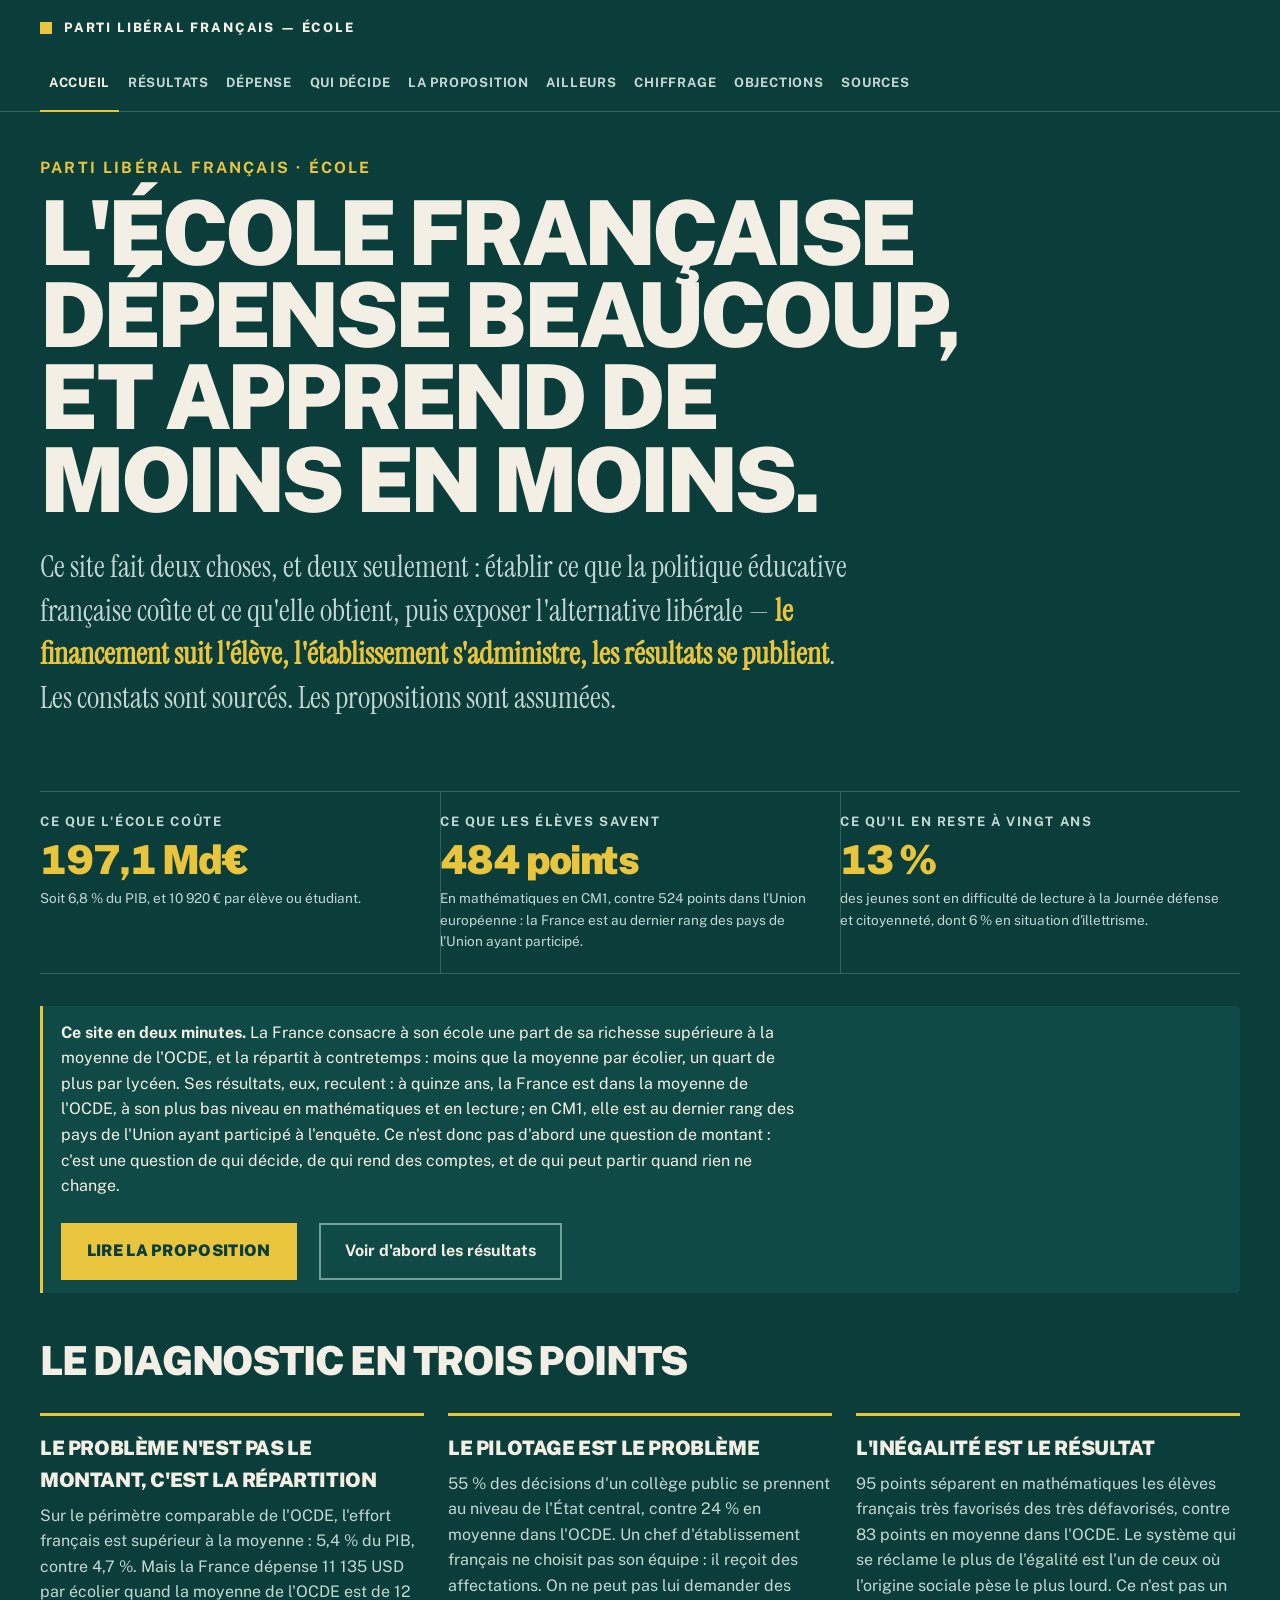
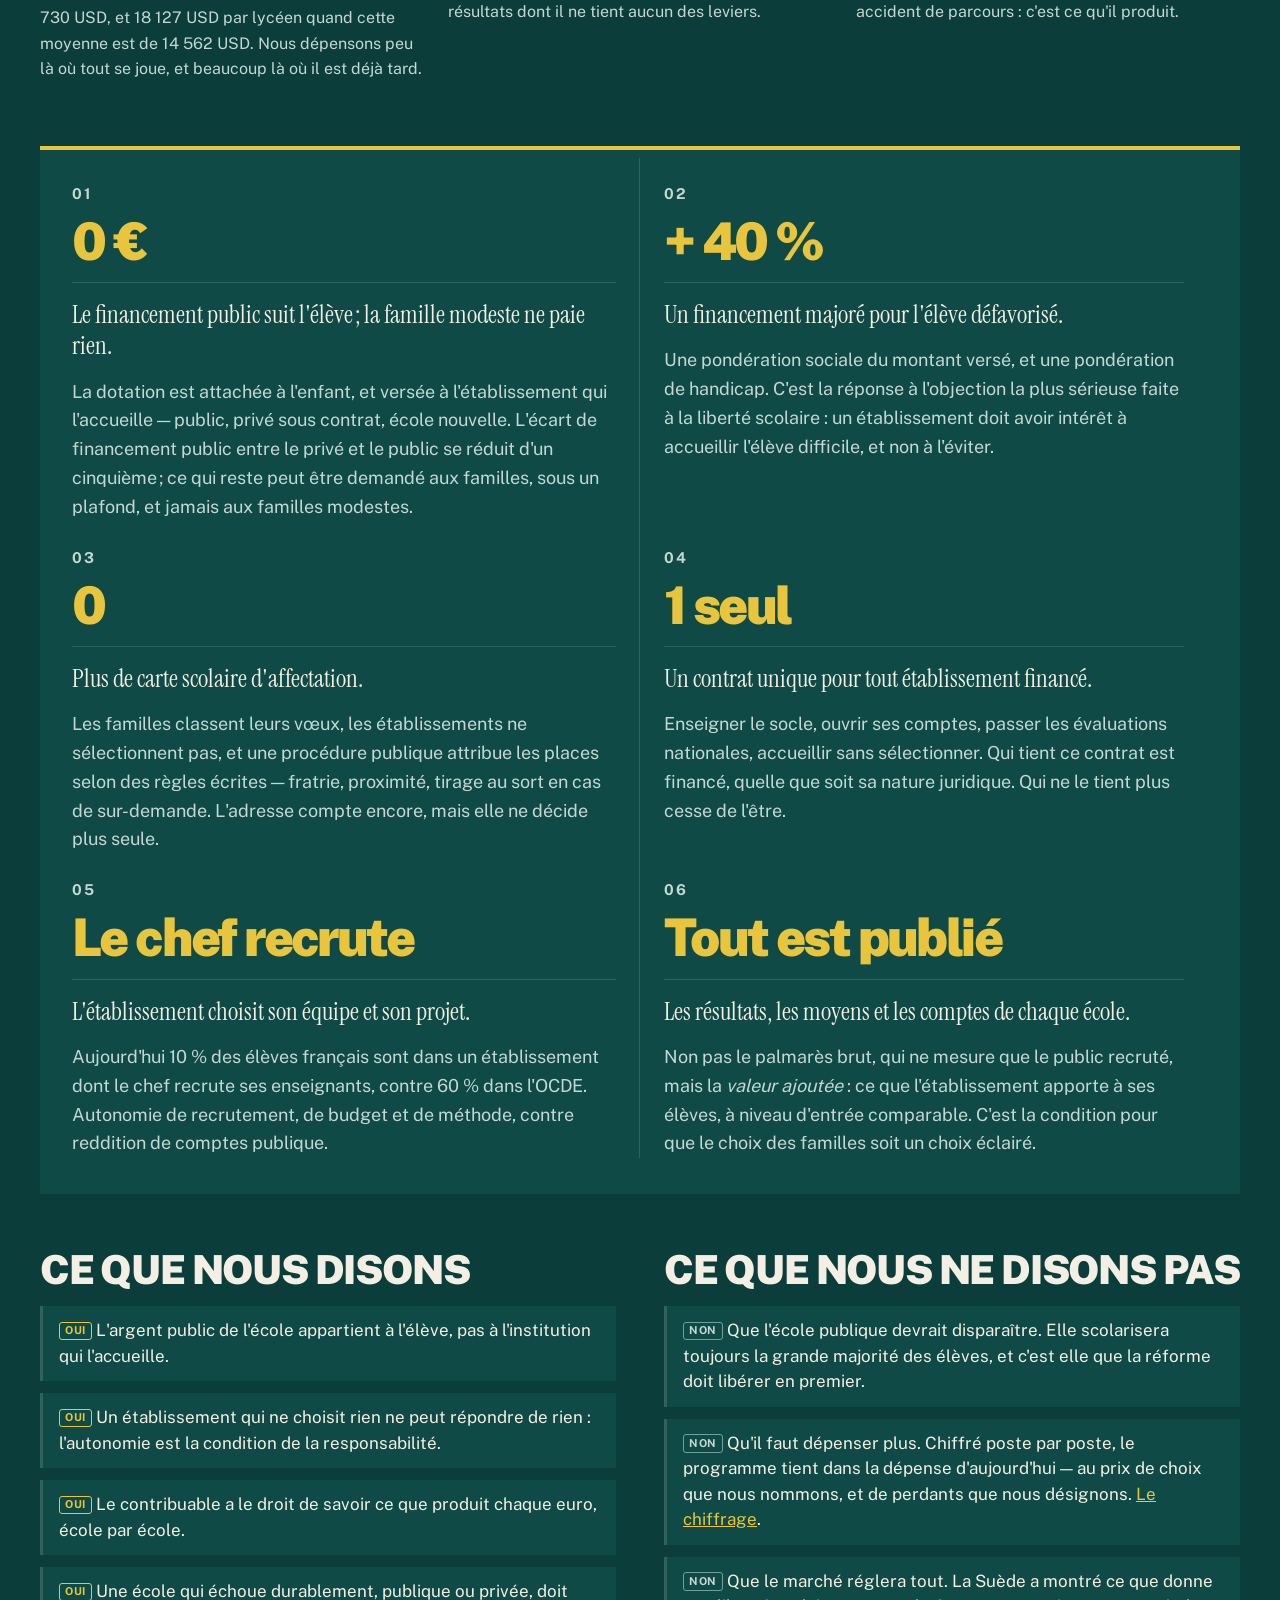
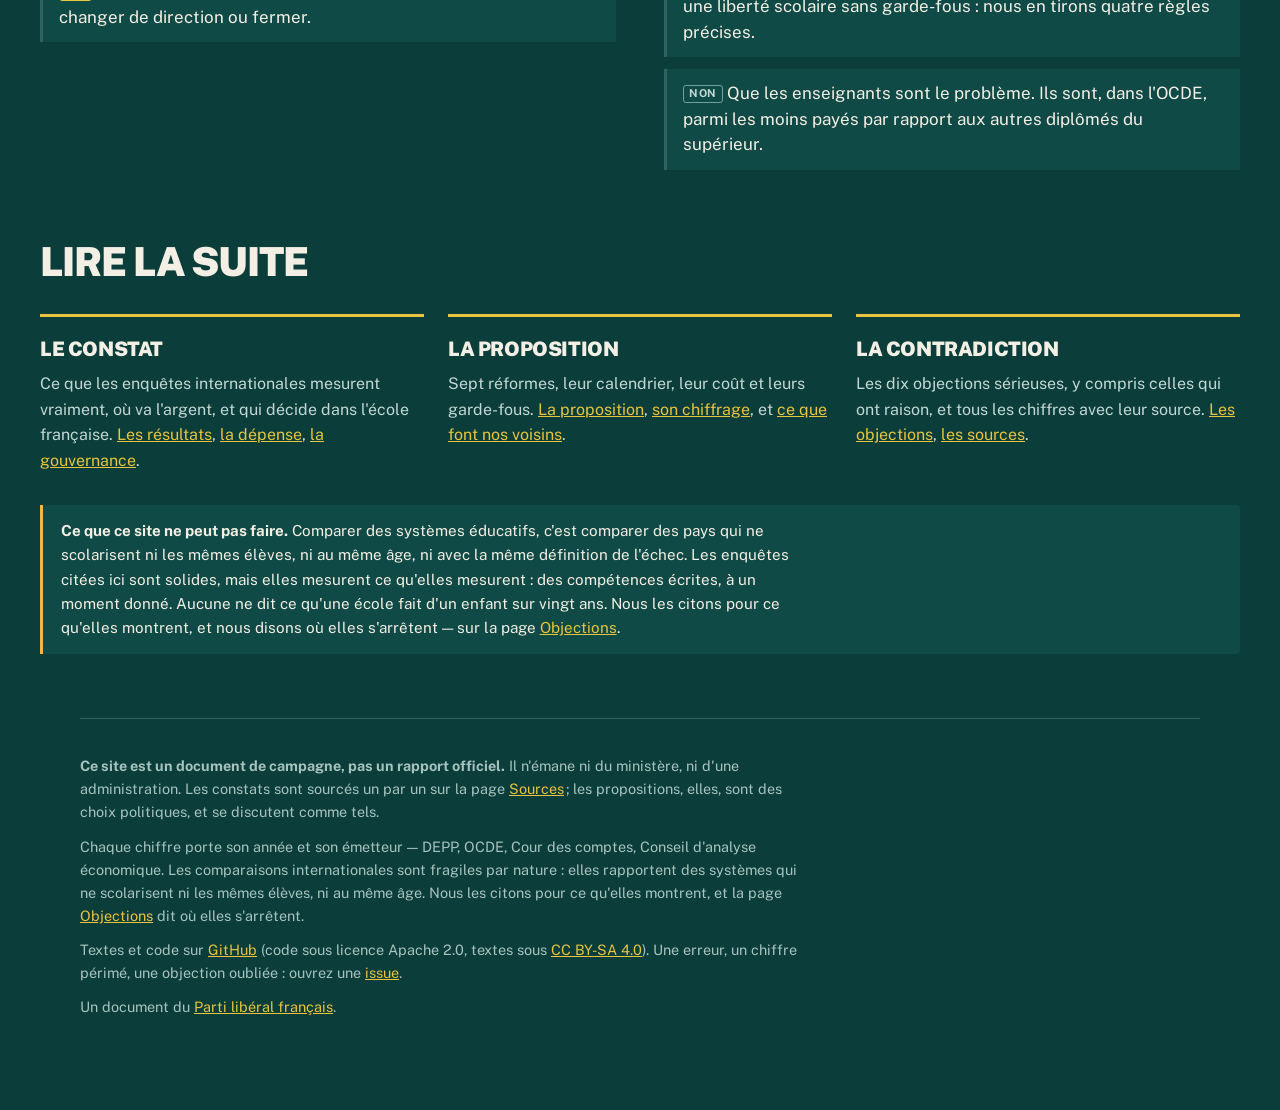
<file: index.html>
<!doctype html>
<html lang="fr">
<head>
<meta charset="utf-8">
<meta name="viewport" content="width=device-width, initial-scale=1">
<!-- La couleur de la barre du navigateur sur un téléphone : celle de la page,
     pour que la page commence où elle commence. -->
<meta name="theme-color" content="#0b3d3a">
<title>L'école française, et ce qu'elle pourrait être</title>
<meta name="description" content="Ce que la politique éducative française fait, ce qu'elle coûte, ce qu'elle obtient — et l'alternative libérale : le financement qui suit l'élève, l'autonomie des établissements, l'évaluation publique des résultats.">
<link rel="icon" href="moteur/icone.svg" type="image/svg+xml">
<link rel="apple-touch-icon" href="moteur/icone.svg">
<!-- La feuille est extraite de src/education/gabarit.py par
     scripts/construire_site.py : elle n'existe qu'à un seul endroit. -->
<link rel="stylesheet" href="moteur/style.css">
<meta property="og:title" content="L'école française, et ce qu'elle pourrait être">
<meta property="og:description" content="Ce que la politique éducative française fait, ce qu'elle coûte, ce qu'elle obtient — et l'alternative libérale : le financement qui suit l'élève, l'autonomie des établissements, l'évaluation publique des résultats.">
<meta property="og:type" content="website">
<meta property="og:locale" content="fr_FR">
</head>
<body>
<a class="evitement" href="#contenu">Aller au contenu</a>
<header class="bandeau"><div class="interieur">
  <p class="nom"><a href="index.html"><span>Parti libéral français — École</span></a></p>
  <nav aria-label="Navigation principale"><span class="groupe"><span class="etiquette">Le site</span><span class="liens"><a href="index.html" aria-current="page">Accueil</a></span></span><span class="groupe"><span class="etiquette">Le constat</span><span class="liens"><a href="resultats.html">Résultats</a><a href="depense.html">Dépense</a><a href="gouvernance.html">Qui décide</a></span></span><span class="groupe"><span class="etiquette">La proposition</span><span class="liens"><a href="proposition.html">La proposition</a><a href="comparaisons.html">Ailleurs</a><a href="chiffrage.html">Chiffrage</a></span></span><span class="groupe"><span class="etiquette">La confiance</span><span class="liens"><a href="objections.html">Objections</a><a href="sources.html">Sources</a></span></span></nav>
</div></header>
<main id="contenu">
<div class="affiche"><p class="surtitre">Parti libéral français · École</p><h1>L'école française dépense beaucoup, et apprend de moins en moins.</h1><p class="chapeau">Ce site fait deux choses, et deux seulement : établir ce que la politique éducative française coûte et ce qu'elle obtient, puis exposer l'alternative libérale — <strong class="cle-texte">le financement suit l'élève, l'établissement s'administre, les résultats se publient</strong>. Les constats sont sourcés. Les propositions sont assumées.</p></div><div class="fiches reperes"><div class="fiche"><span class="etiquette">Ce que l'école coûte</span><span class="valeur">197,1 Md€</span><span class="precision">Soit 6,8 % du PIB, et 10 920 € par élève ou étudiant.</span></div><div class="fiche"><span class="etiquette">Ce que les élèves savent</span><span class="valeur">484 points</span><span class="precision">En mathématiques en CM1, contre 524 points dans l'Union européenne : la France est au dernier rang des pays de l'Union ayant participé.</span></div><div class="fiche"><span class="etiquette">Ce qu'il en reste à vingt ans</span><span class="valeur">13 %</span><span class="precision">des jeunes sont en difficulté de lecture à la Journée défense et citoyenneté, dont 6 % en situation d'illettrisme.</span></div></div><div class="note entree"><p><strong>Ce site en deux minutes.</strong> La France consacre à son école une part de sa richesse supérieure à la moyenne de l'OCDE, et la répartit à contretemps : moins que la moyenne par écolier, un quart de plus par lycéen. Ses résultats, eux, reculent : à quinze ans, la France est dans la moyenne de l'OCDE, à son plus bas niveau en mathématiques et en lecture ; en CM1, elle est au dernier rang des pays de l'Union ayant participé à l'enquête. Ce n'est donc pas d'abord une question de montant : c'est une question de qui décide, de qui rend des comptes, et de qui peut partir quand rien ne change.</p><p class="actions"><a class="bouton" href="proposition.html">Lire la proposition</a><a class="bouton second" href="resultats.html">Voir d'abord les résultats</a></p></div><h2>Le diagnostic en trois points</h2><div class="points"><div class="point"><h3>Le problème n'est pas le montant, c'est la répartition</h3><p>Sur le périmètre comparable de l'OCDE, l'effort français est supérieur à la moyenne : 5,4 % du PIB, contre 4,7 %. Mais la France dépense 11 135 USD par écolier quand la moyenne de l'OCDE est de 12 730 USD, et 18 127 USD par lycéen quand cette moyenne est de 14 562 USD. Nous dépensons peu là où tout se joue, et beaucoup là où il est déjà tard.</p></div><div class="point"><h3>Le pilotage est le problème</h3><p>55 % des décisions d'un collège public se prennent au niveau de l'État central, contre 24 % en moyenne dans l'OCDE. Un chef d'établissement français ne choisit pas son équipe : il reçoit des affectations. On ne peut pas lui demander des résultats dont il ne tient aucun des leviers.</p></div><div class="point"><h3>L'inégalité est le résultat</h3><p>95 points séparent en mathématiques les élèves français très favorisés des très défavorisés, contre 83 points en moyenne dans l'OCDE. Le système qui se réclame le plus de l'égalité est l'un de ceux où l'origine sociale pèse le plus lourd. Ce n'est pas un accident de parcours : c'est ce qu'il produit.</p></div></div><section class="engagements" aria-label="Les six engagements du programme"><div class="grille"><div class="engagement"><p class="rang">01</p><p class="chiffre">0 €</p><p class="promesse">Le financement public suit l'élève ; la famille modeste ne paie rien.</p><p class="detail">La dotation est attachée à l'enfant, et versée à l'établissement qui l'accueille — public, privé sous contrat, école nouvelle. L'écart de financement public entre le privé et le public se réduit d'un cinquième ; ce qui reste peut être demandé aux familles, sous un plafond, et jamais aux familles modestes.</p></div><div class="engagement"><p class="rang">02</p><p class="chiffre">+ 40 %</p><p class="promesse">Un financement majoré pour l'élève défavorisé.</p><p class="detail">Une pondération sociale du montant versé, et une pondération de handicap. C'est la réponse à l'objection la plus sérieuse faite à la liberté scolaire : un établissement doit avoir intérêt à accueillir l'élève difficile, et non à l'éviter.</p></div><div class="engagement"><p class="rang">03</p><p class="chiffre">0</p><p class="promesse">Plus de carte scolaire d'affectation.</p><p class="detail">Les familles classent leurs vœux, les établissements ne sélectionnent pas, et une procédure publique attribue les places selon des règles écrites — fratrie, proximité, tirage au sort en cas de sur-demande. L'adresse compte encore, mais elle ne décide plus seule.</p></div><div class="engagement"><p class="rang">04</p><p class="chiffre">1 seul</p><p class="promesse">Un contrat unique pour tout établissement financé.</p><p class="detail">Enseigner le socle, ouvrir ses comptes, passer les évaluations nationales, accueillir sans sélectionner. Qui tient ce contrat est financé, quelle que soit sa nature juridique. Qui ne le tient plus cesse de l'être.</p></div><div class="engagement"><p class="rang">05</p><p class="chiffre">Le chef recrute</p><p class="promesse">L'établissement choisit son équipe et son projet.</p><p class="detail">Aujourd'hui 10 % des élèves français sont dans un établissement dont le chef recrute ses enseignants, contre 60 % dans l'OCDE. Autonomie de recrutement, de budget et de méthode, contre reddition de comptes publique.</p></div><div class="engagement"><p class="rang">06</p><p class="chiffre">Tout est publié</p><p class="promesse">Les résultats, les moyens et les comptes de chaque école.</p><p class="detail">Non pas le palmarès brut, qui ne mesure que le public recruté, mais la <em>valeur ajoutée</em> : ce que l'établissement apporte à ses élèves, à niveau d'entrée comparable. C'est la condition pour que le choix des familles soit un choix éclairé.</p></div></div></section><div class="paire"><div><h2>Ce que nous disons</h2><ul class="leviers"><li><span class="badge proposition">Oui</span> L'argent public de l'école appartient à l'élève, pas à l'institution qui l'accueille.</li><li><span class="badge proposition">Oui</span> Un établissement qui ne choisit rien ne peut répondre de rien : l'autonomie est la condition de la responsabilité.</li><li><span class="badge proposition">Oui</span> Le contribuable a le droit de savoir ce que produit chaque euro, école par école.</li><li><span class="badge proposition">Oui</span> Une école qui échoue durablement, publique ou privée, doit changer de direction ou fermer.</li></ul></div><div><h2>Ce que nous ne disons pas</h2><ul class="leviers"><li><span class="badge">Non</span> Que l'école publique devrait disparaître. Elle scolarisera toujours la grande majorité des élèves, et c'est elle que la réforme doit libérer en premier.</li><li><span class="badge">Non</span> Qu'il faut dépenser plus. Chiffré poste par poste, le programme tient dans la dépense d'aujourd'hui — au prix de choix que nous nommons, et de perdants que nous désignons. <a href="chiffrage.html">Le chiffrage</a>.</li><li><span class="badge">Non</span> Que le marché réglera tout. La Suède a montré ce que donne une liberté scolaire sans garde-fous : nous en tirons quatre règles précises.</li><li><span class="badge">Non</span> Que les enseignants sont le problème. Ils sont, dans l'OCDE, parmi les moins payés par rapport aux autres diplômés du supérieur.</li></ul></div></div><h2>Lire la suite</h2><div class="points"><div class="point"><h3>Le constat</h3><p>Ce que les enquêtes internationales mesurent vraiment, où va l'argent, et qui décide dans l'école française. <a href="resultats.html">Les résultats</a>, <a href="depense.html">la dépense</a>, <a href="gouvernance.html">la gouvernance</a>.</p></div><div class="point"><h3>La proposition</h3><p>Sept réformes, leur calendrier, leur coût et leurs garde-fous. <a href="proposition.html">La proposition</a>, <a href="chiffrage.html">son chiffrage</a>, et <a href="comparaisons.html">ce que font nos voisins</a>.</p></div><div class="point"><h3>La contradiction</h3><p>Les dix objections sérieuses, y compris celles qui ont raison, et tous les chiffres avec leur source. <a href="objections.html">Les objections</a>, <a href="sources.html">les sources</a>.</p></div></div><div class="note vigilance"><p><strong>Ce que ce site ne peut pas faire.</strong> Comparer des systèmes éducatifs, c'est comparer des pays qui ne scolarisent ni les mêmes élèves, ni au même âge, ni avec la même définition de l'échec. Les enquêtes citées ici sont solides, mais elles mesurent ce qu'elles mesurent : des compétences écrites, à un moment donné. Aucune ne dit ce qu'une école fait d'un enfant sur vingt ans. Nous les citons pour ce qu'elles montrent, et nous disons où elles s'arrêtent — sur la page <a href="objections.html">Objections</a>.</p></div>
<footer>
  <p><strong>Ce site est un document de campagne, pas un rapport officiel.</strong>
  Il n'émane ni du ministère, ni d'une administration. Les constats sont
  sourcés un par un sur la page <a href="sources.html">Sources</a> ; les
  propositions, elles, sont des choix politiques, et se discutent comme tels.</p>
  <p>Chaque chiffre porte son année et son émetteur — DEPP, OCDE, Cour des
  comptes, Conseil d'analyse économique. Les comparaisons internationales sont
  fragiles par nature : elles rapportent des systèmes qui ne scolarisent ni les
  mêmes élèves, ni au même âge. Nous les citons pour ce qu'elles montrent, et
  la page <a href="objections.html">Objections</a> dit où elles s'arrêtent.</p>
  <p>Textes et code sur <a href="https://github.com/g-pliberal/education">GitHub</a> (code sous licence Apache 2.0,
  textes sous <a href="https://creativecommons.org/licenses/by-sa/4.0/deed.fr">CC BY-SA 4.0</a>).
  Une erreur, un chiffre périmé, une objection oubliée : ouvrez une
  <a href="https://github.com/g-pliberal/education/issues">issue</a>.</p>
  <p class="retour-site">Un document du
  <a href="https://partiliberalfrancais.fr/" target="_top">Parti libéral français</a>.</p>
</footer>
</main>
</body>
</html>
</file>
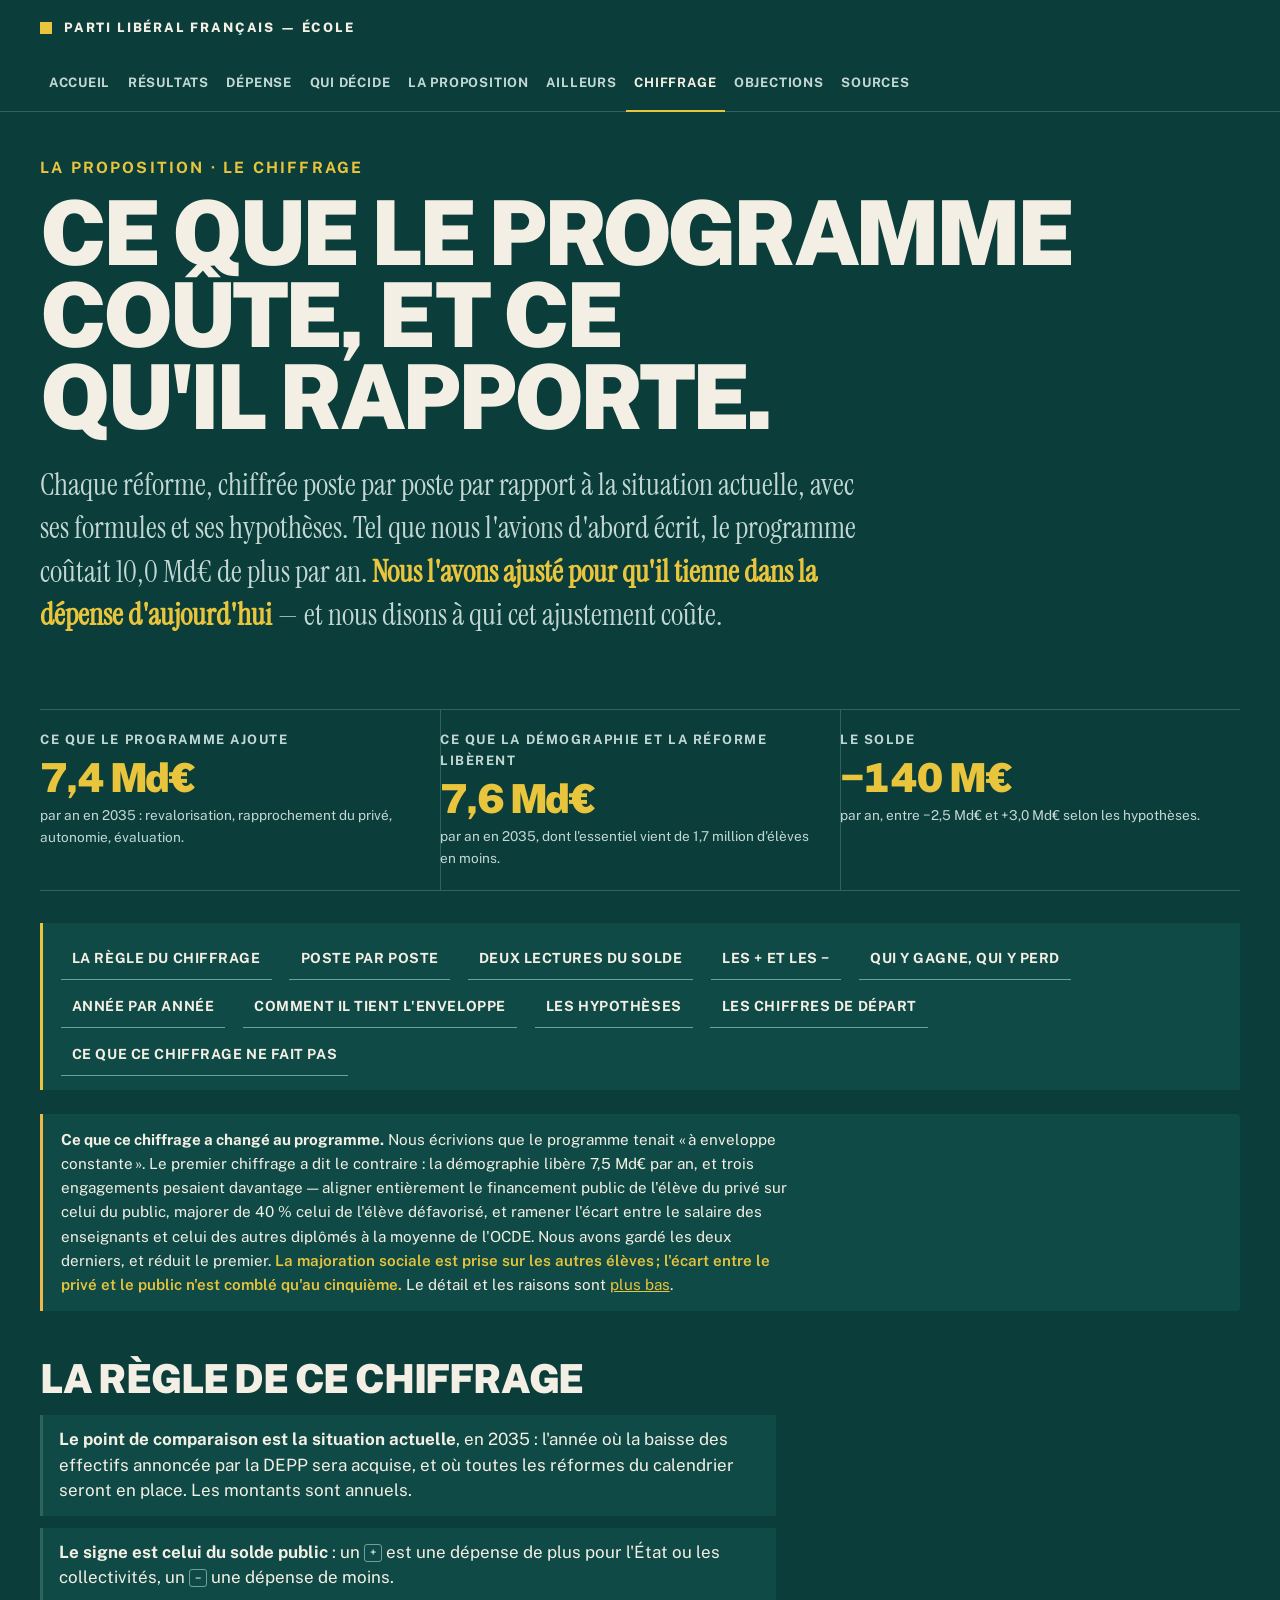
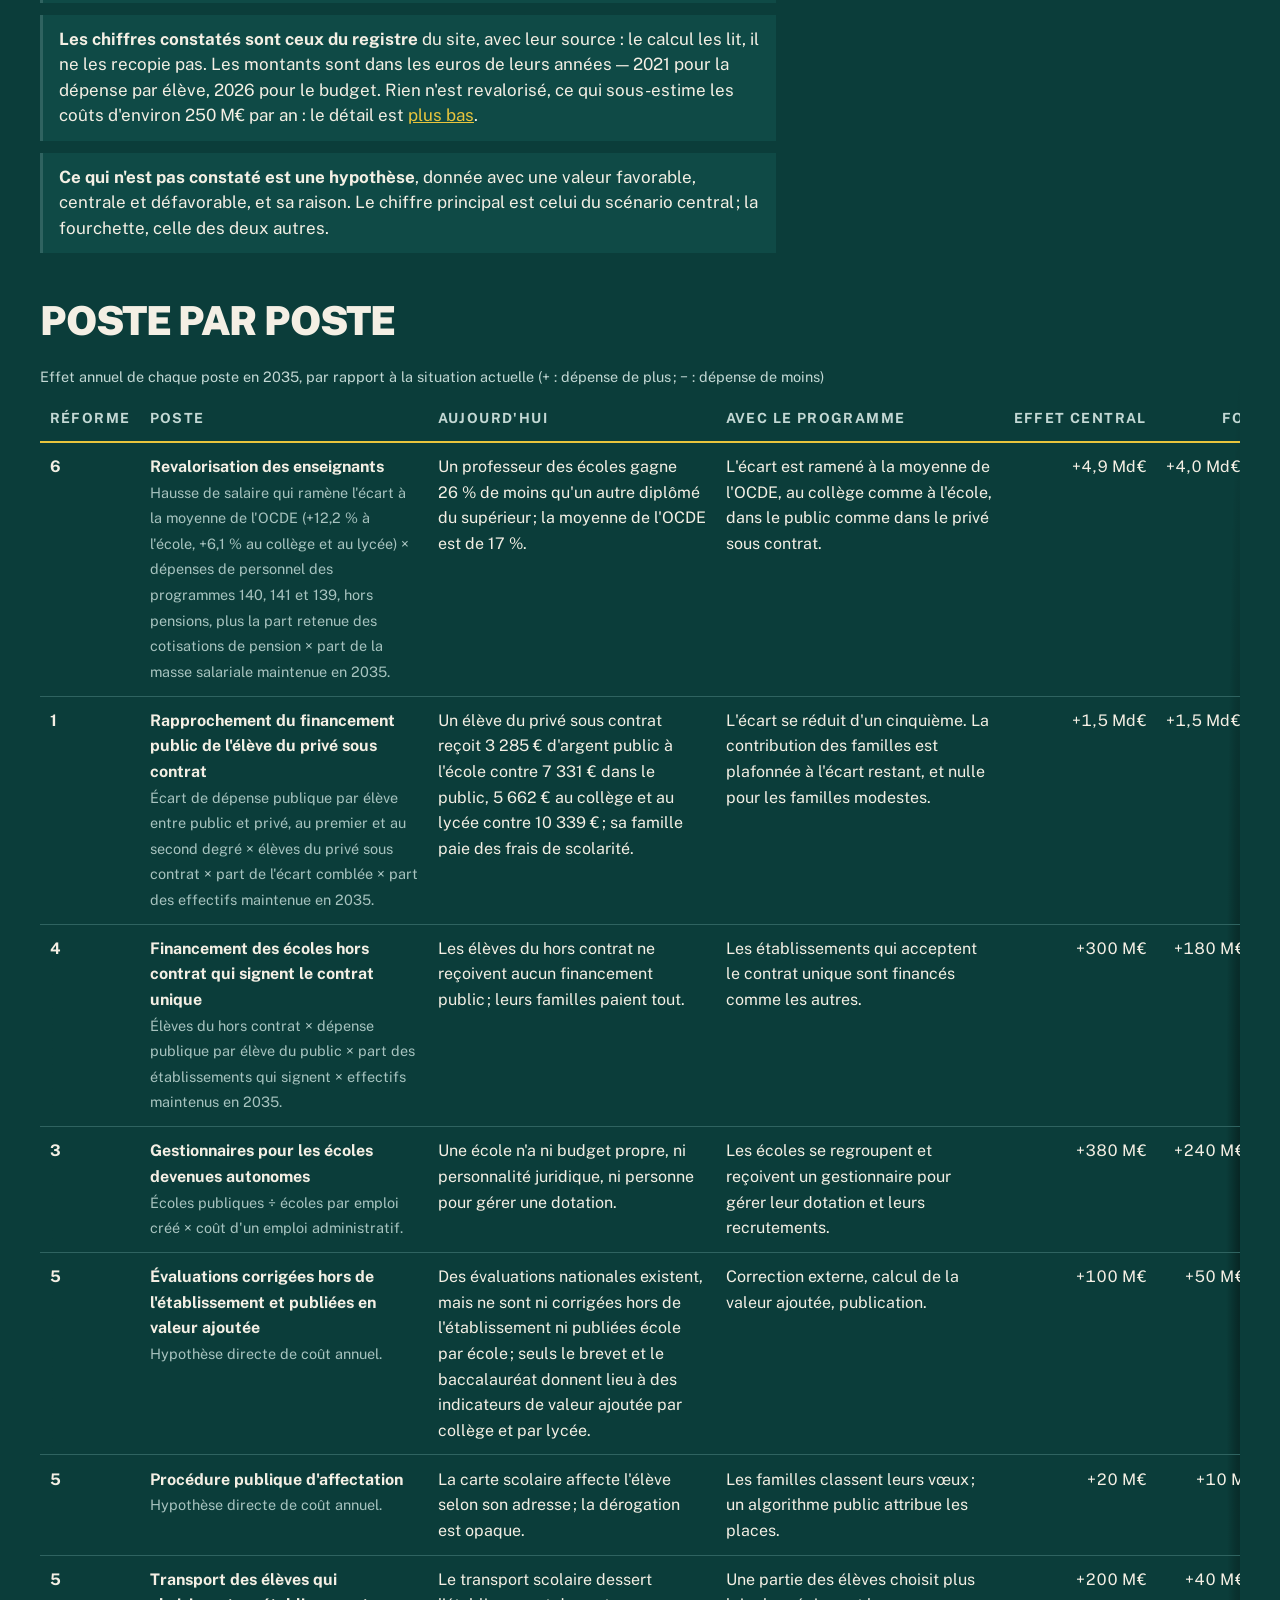
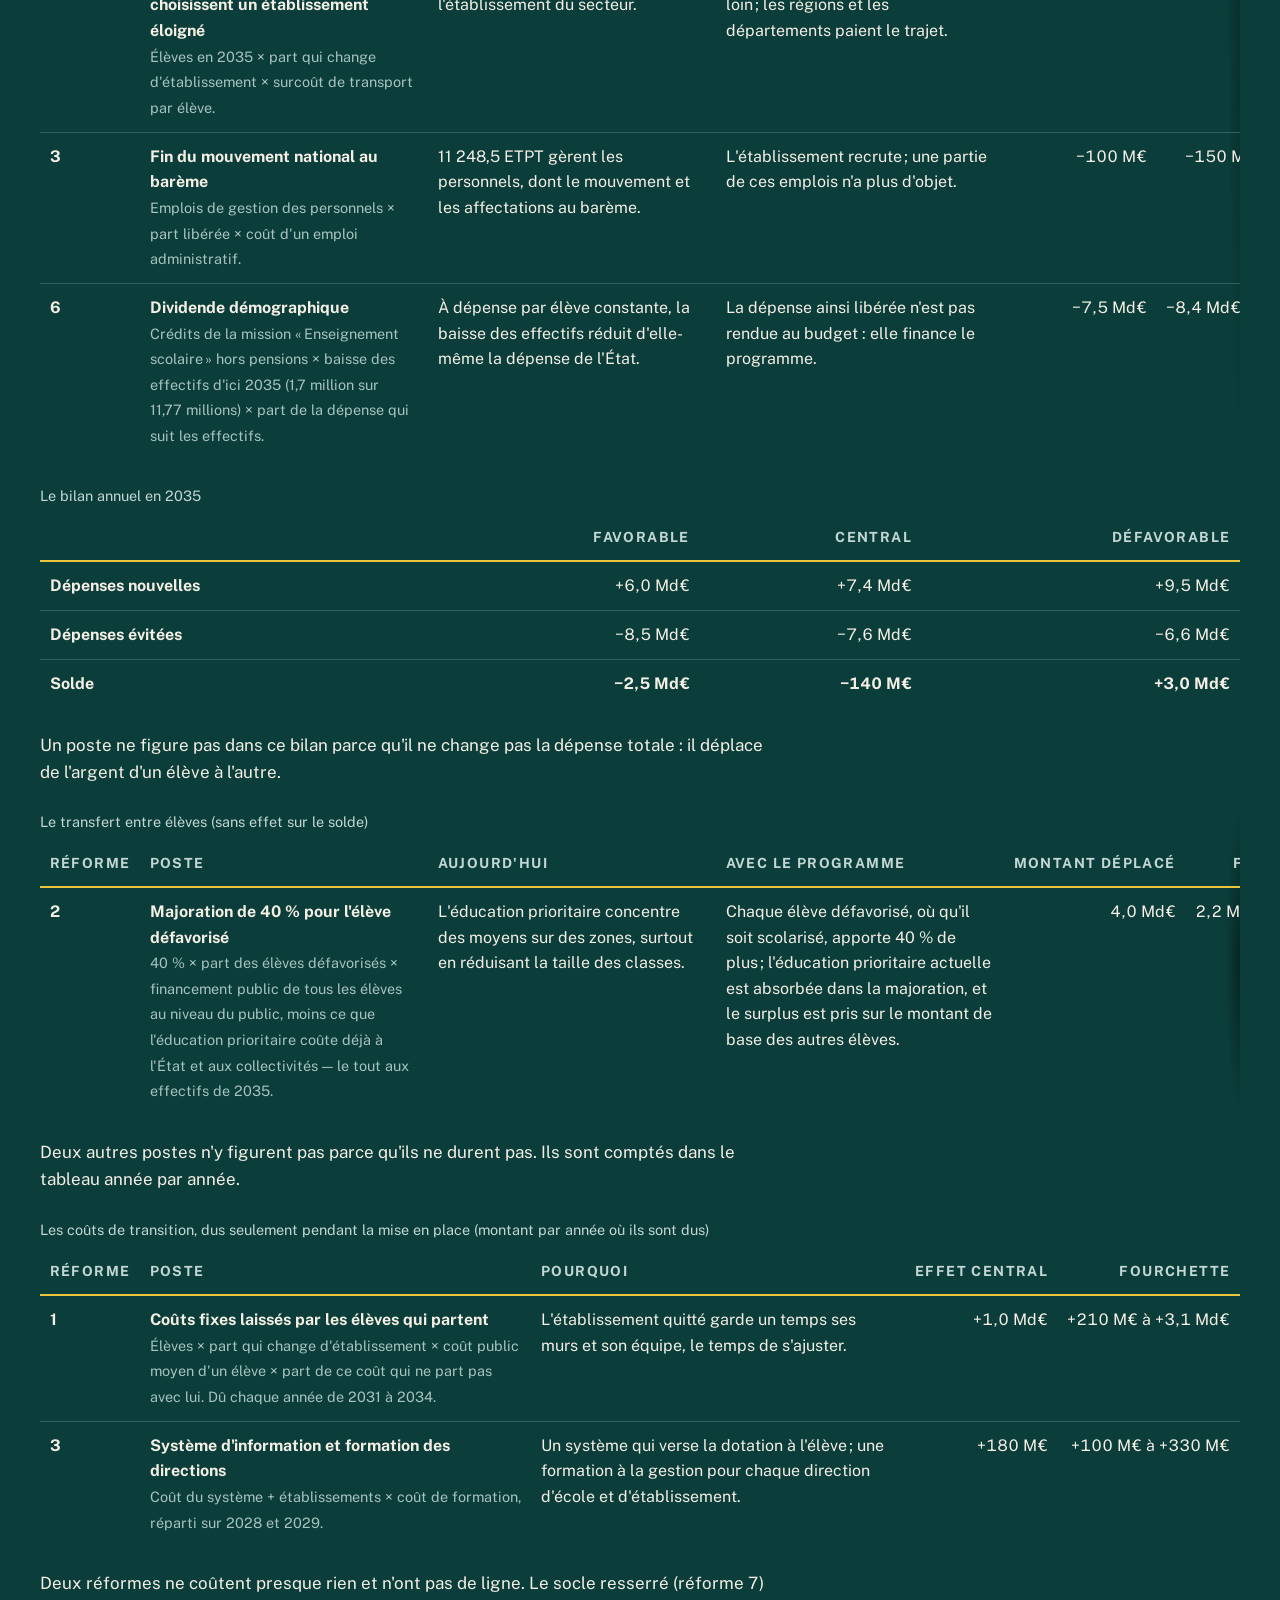
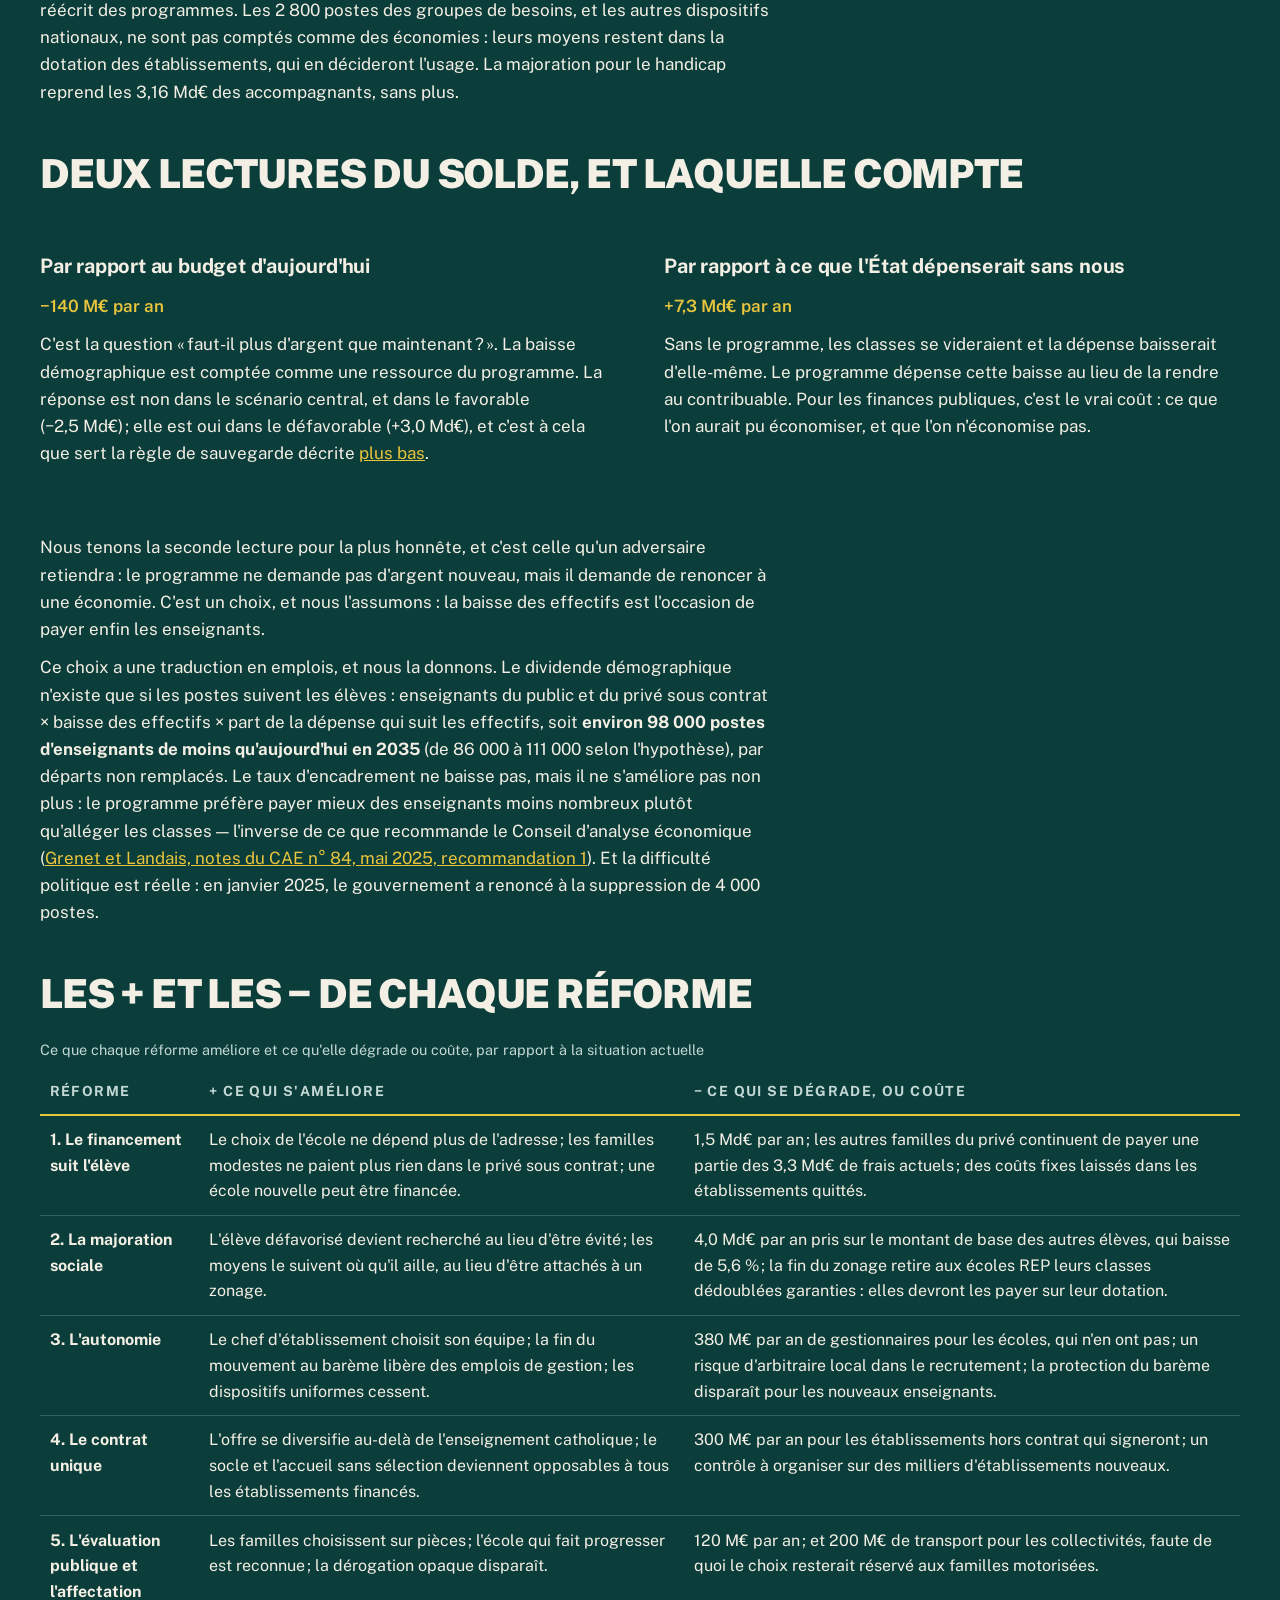
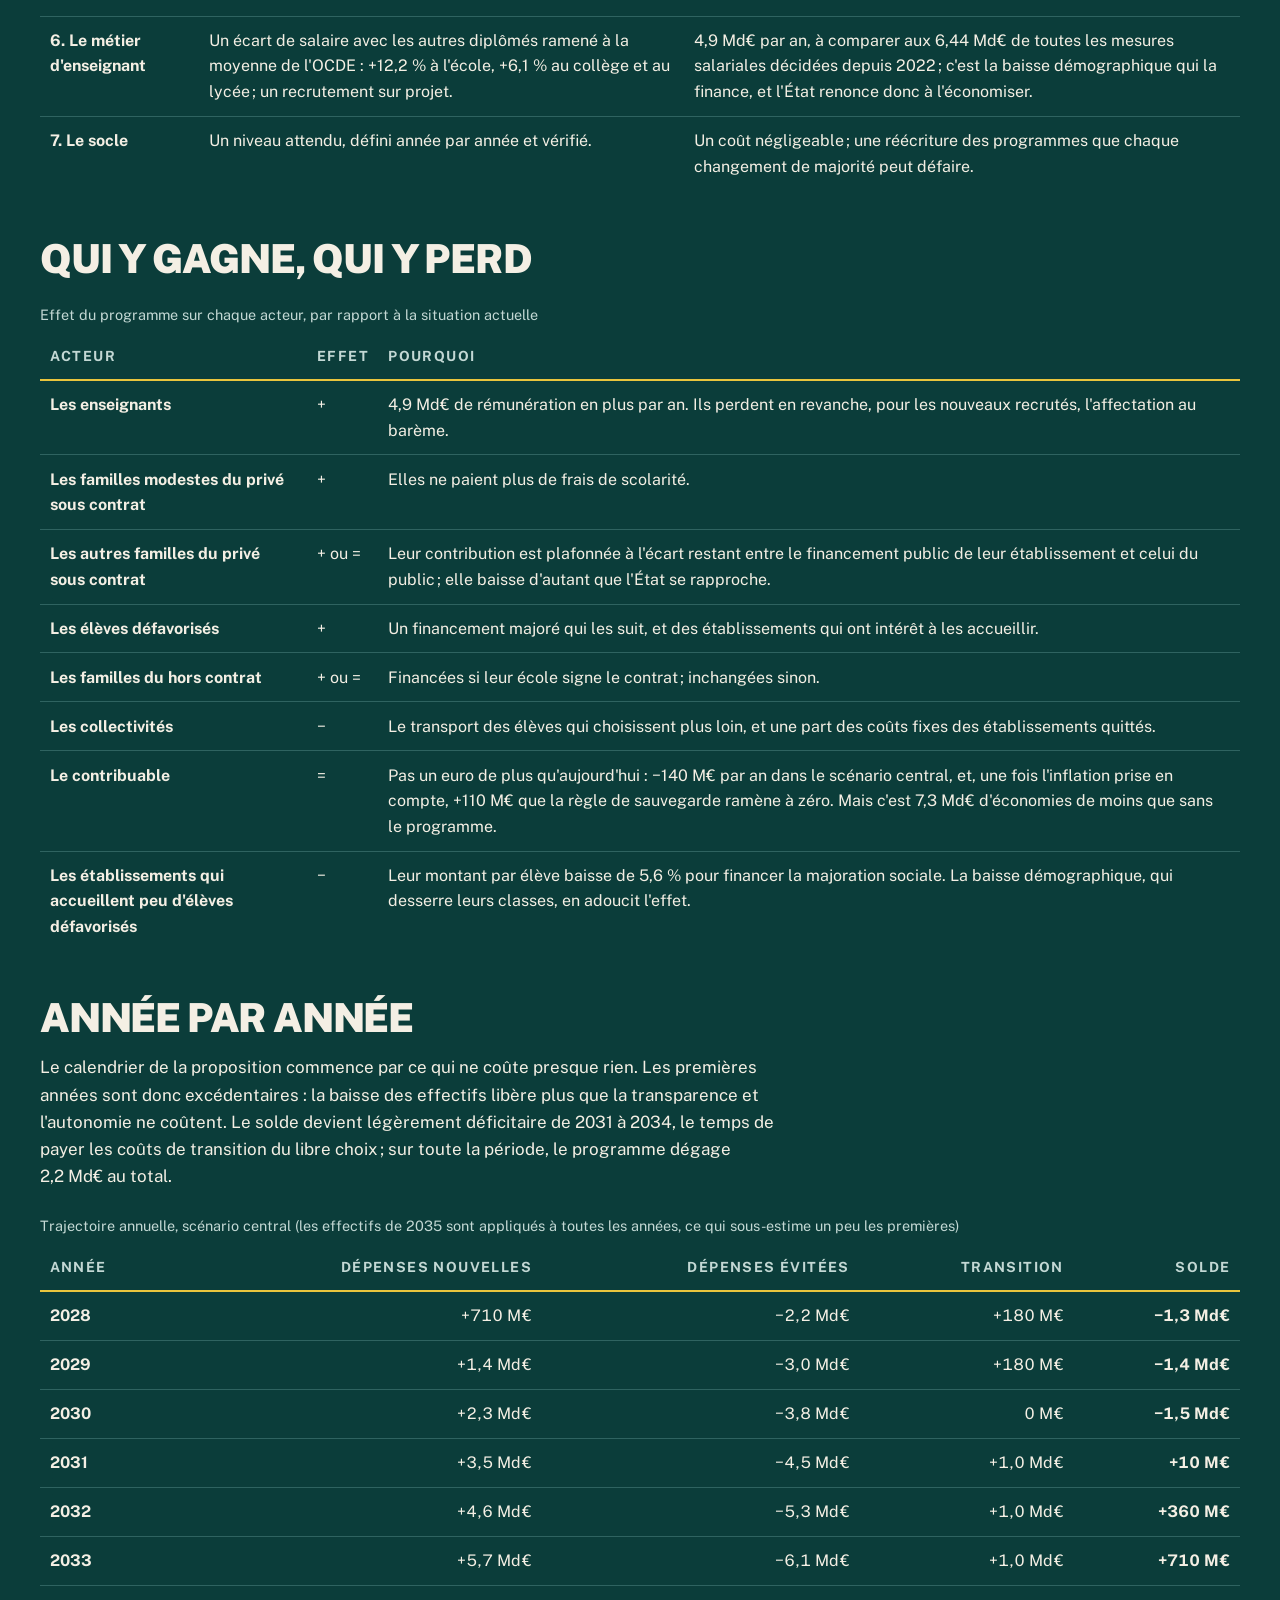
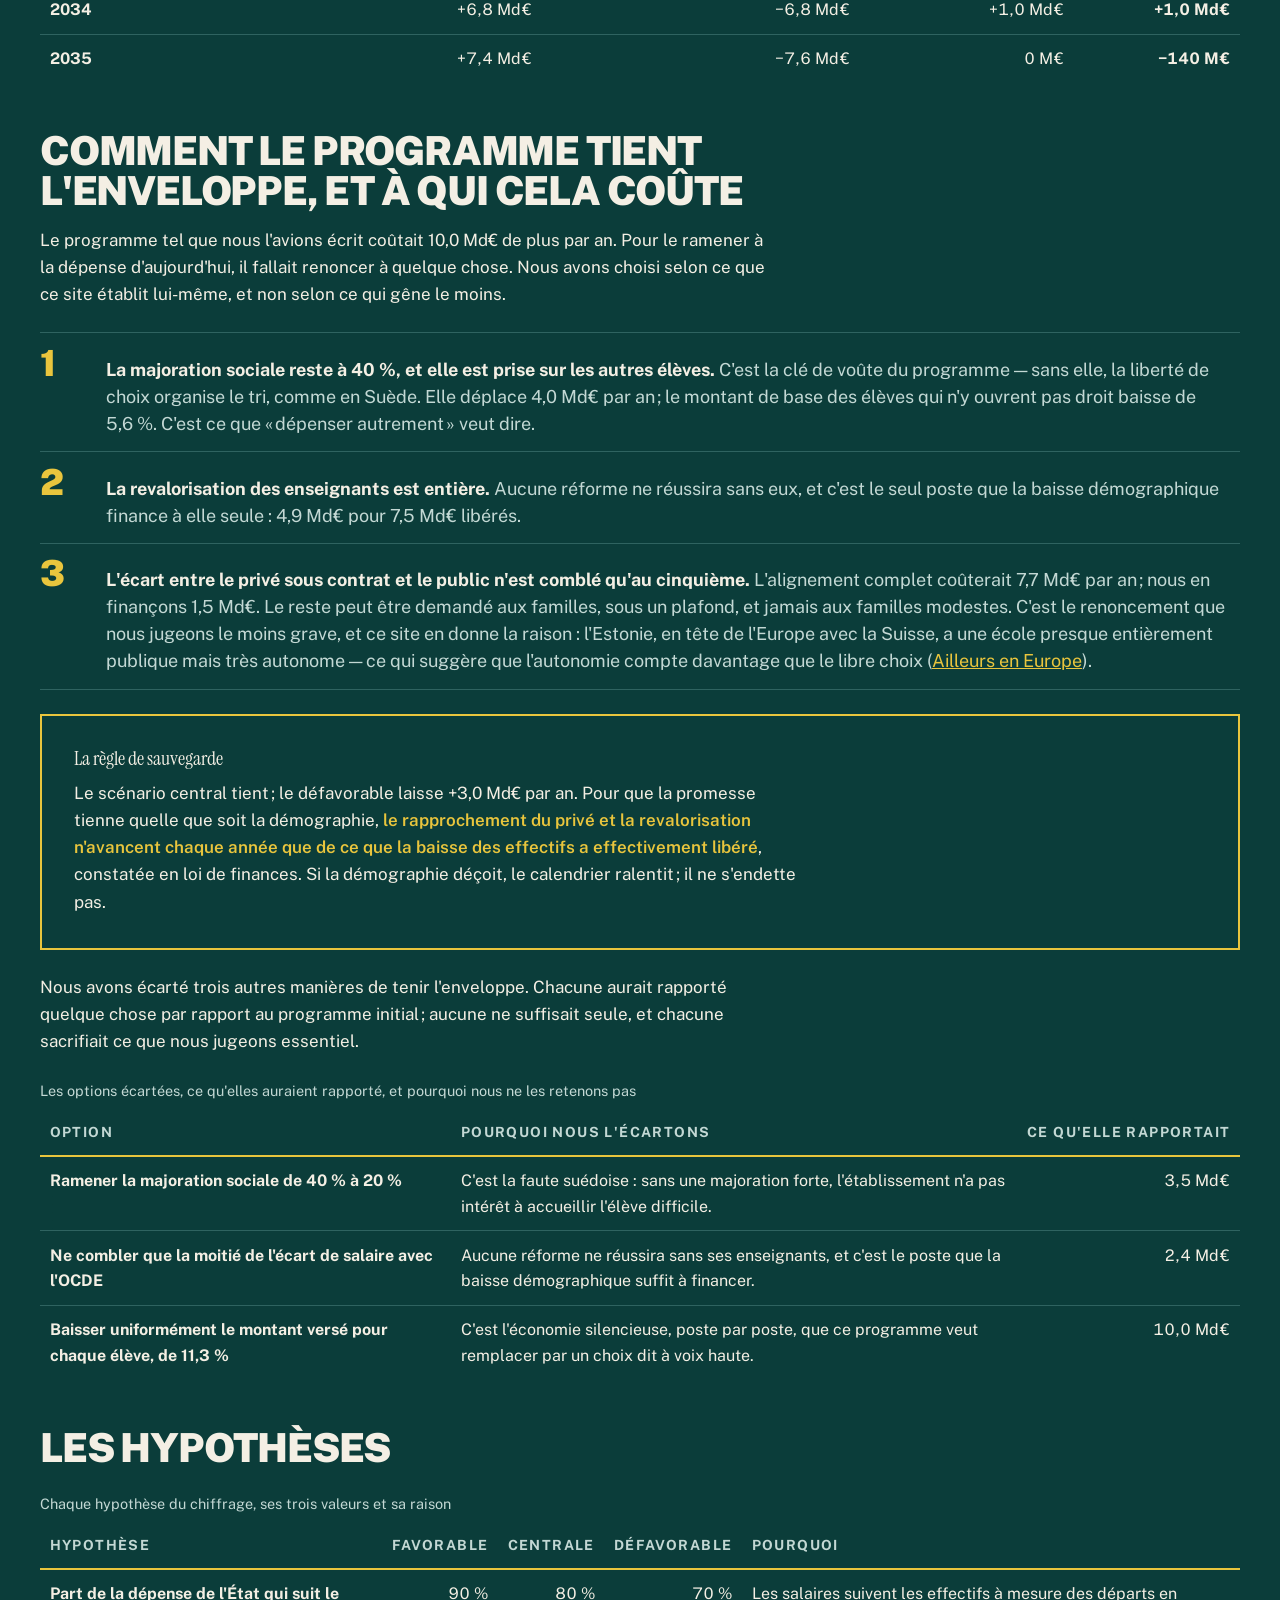
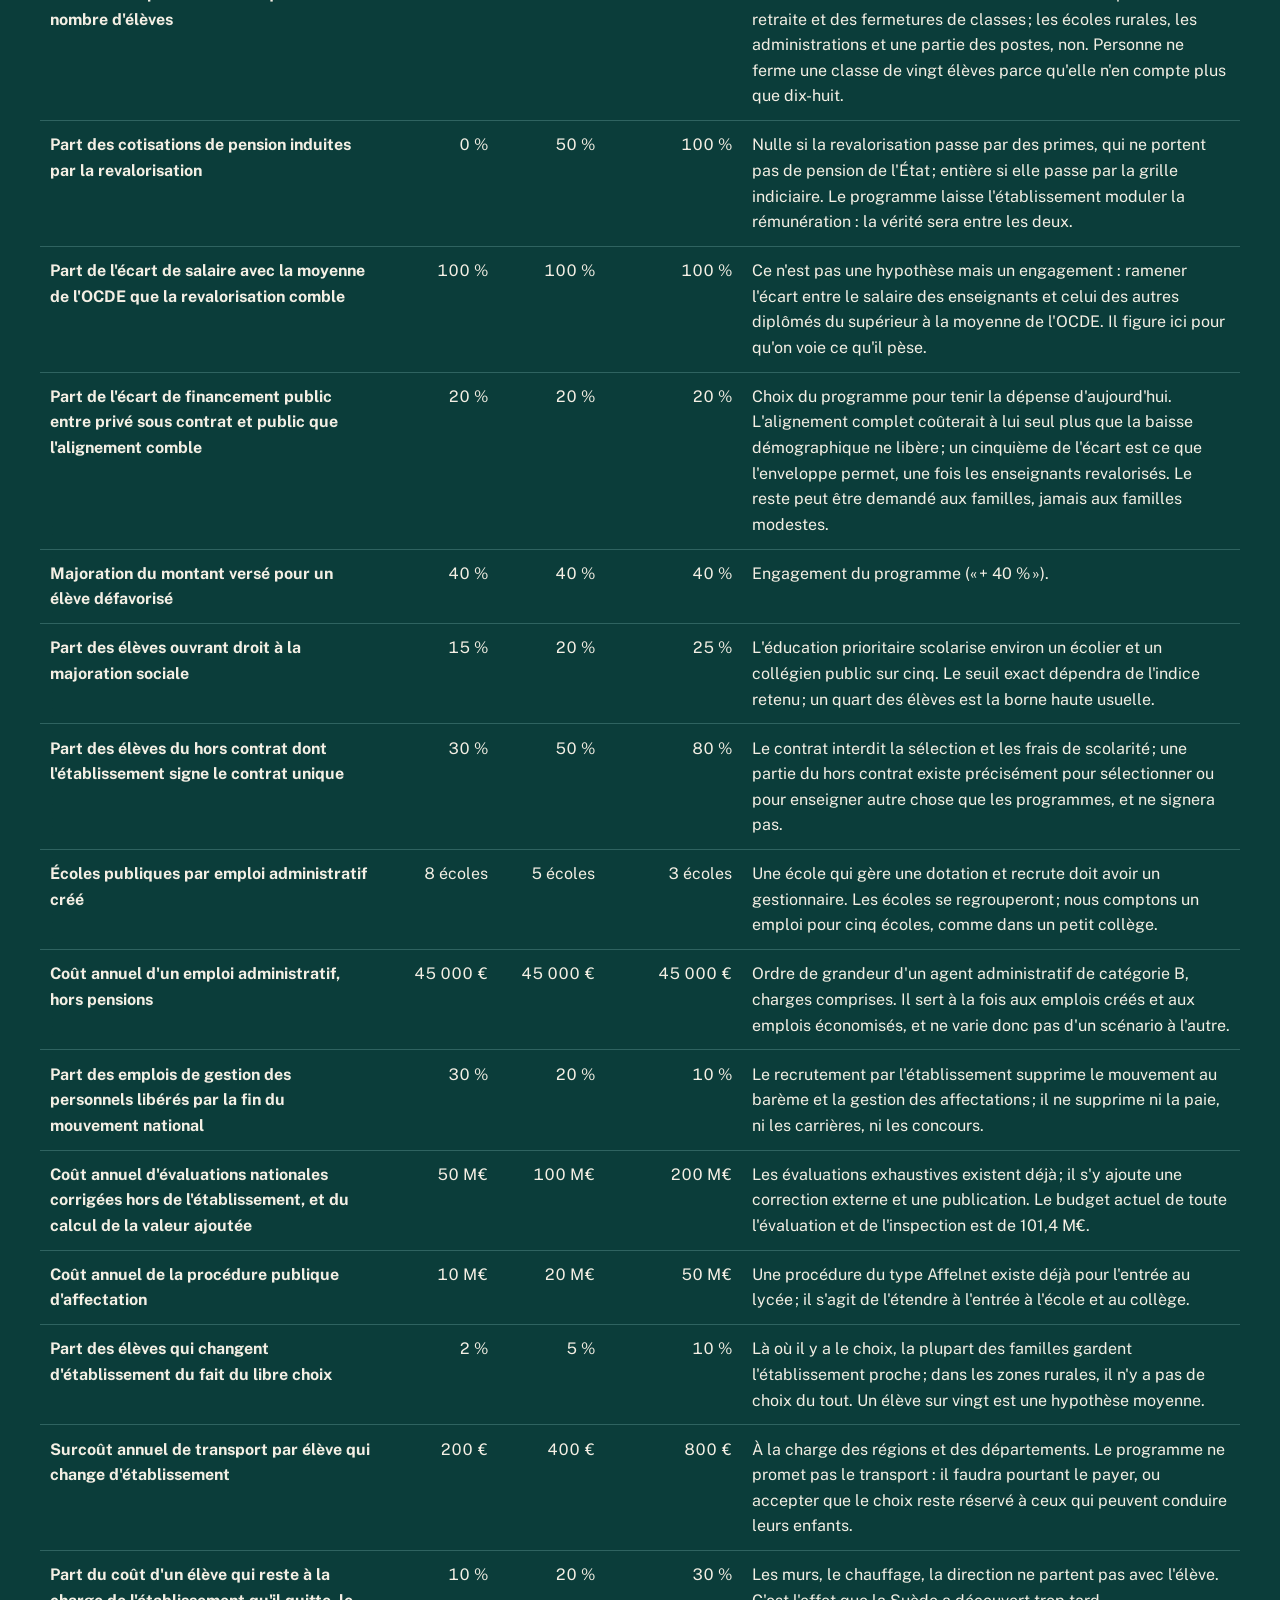
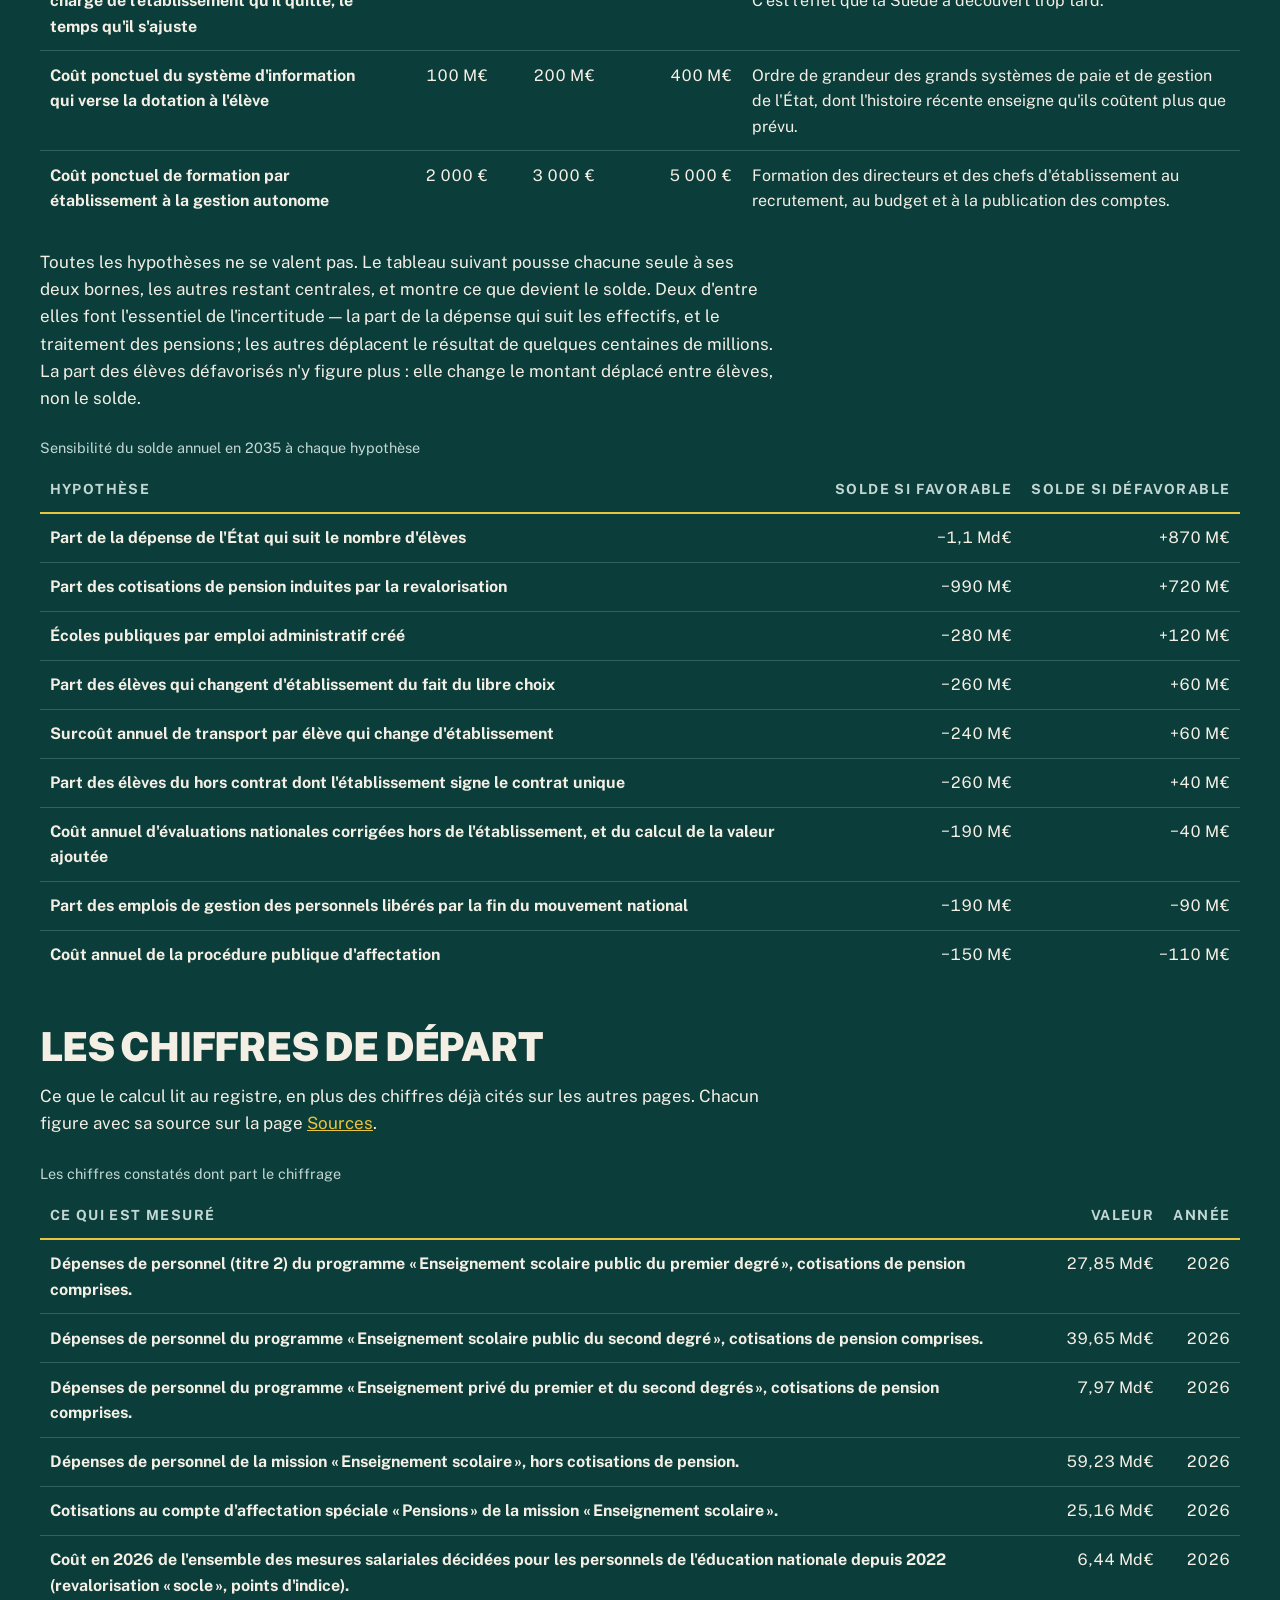
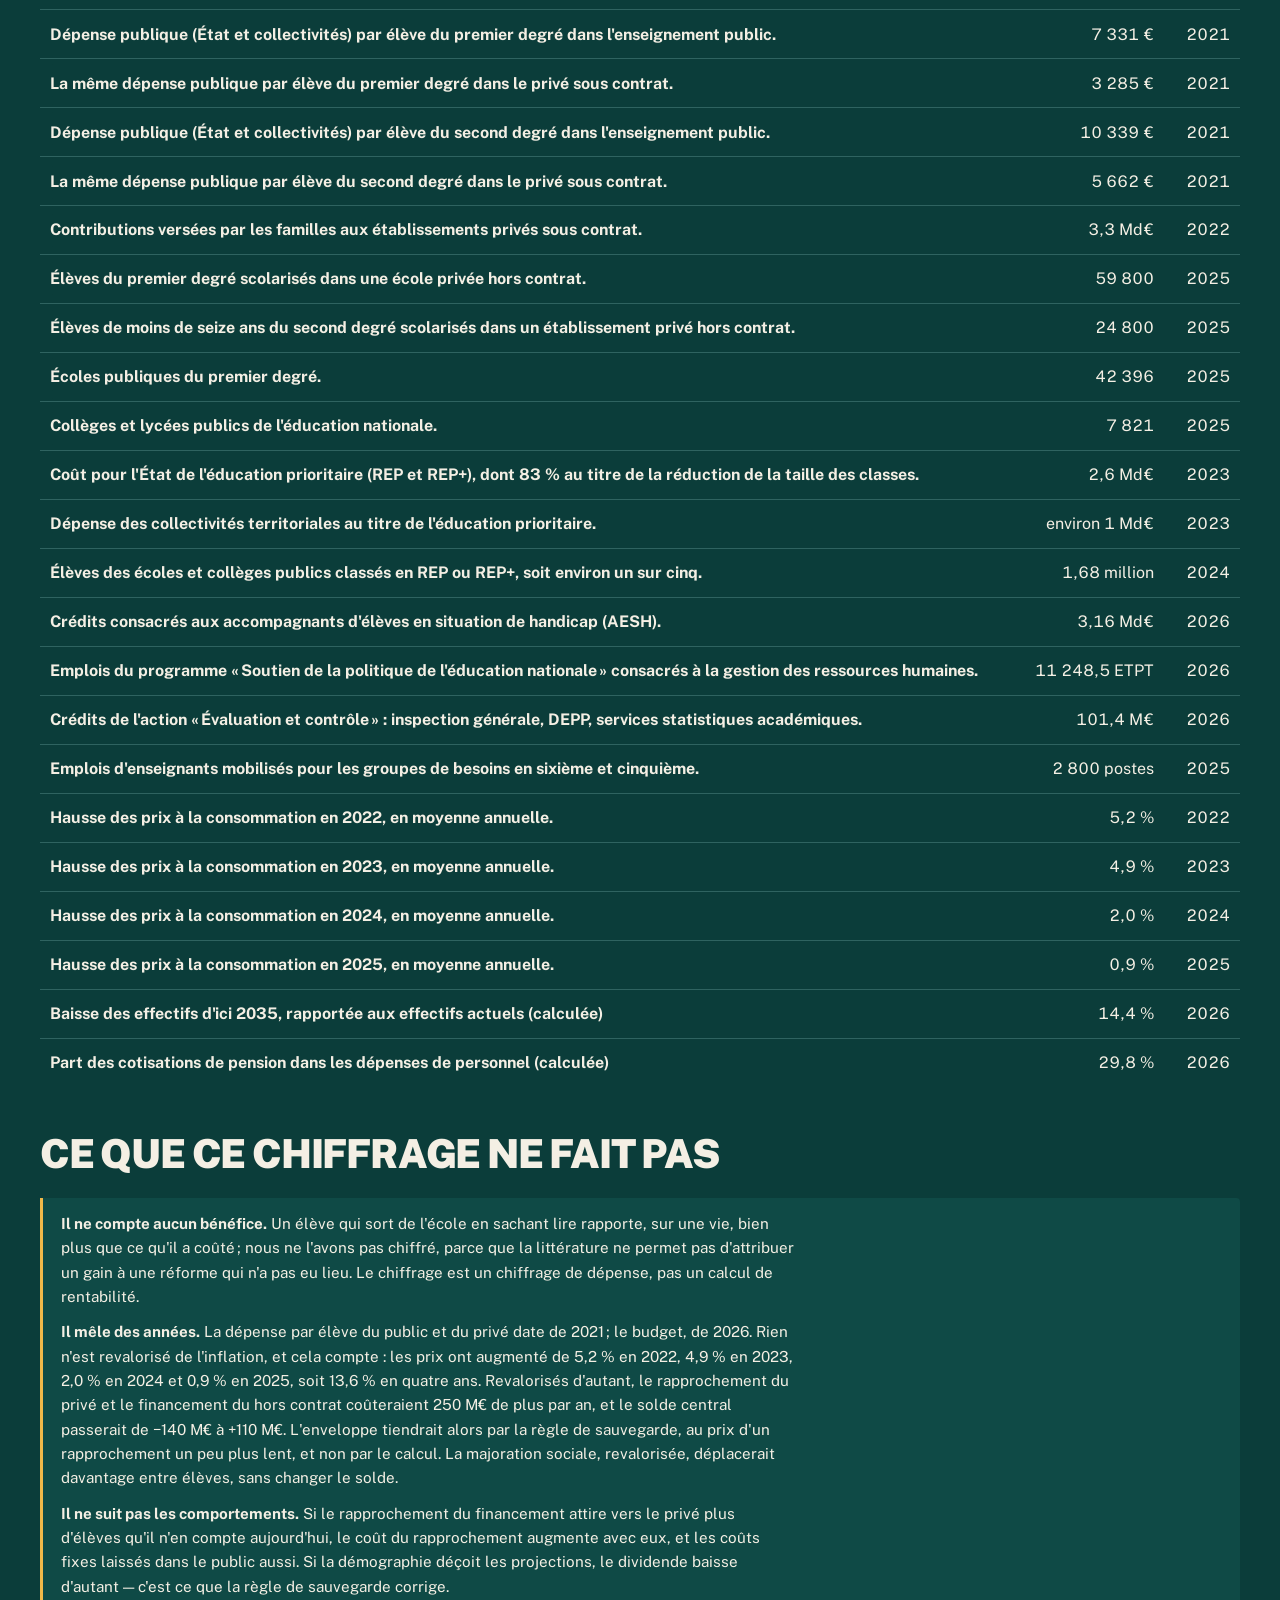
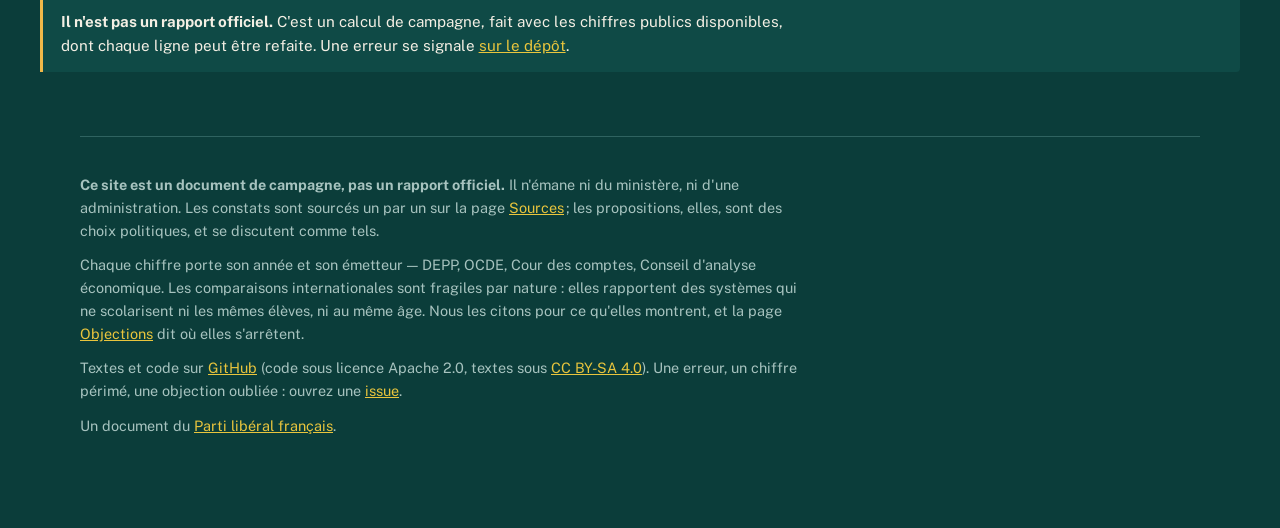
<file: chiffrage.html>
<!doctype html>
<html lang="fr">
<head>
<meta charset="utf-8">
<meta name="viewport" content="width=device-width, initial-scale=1">
<!-- La couleur de la barre du navigateur sur un téléphone : celle de la page,
     pour que la page commence où elle commence. -->
<meta name="theme-color" content="#0b3d3a">
<title>Chiffrage — École : le programme libéral</title>
<meta name="description" content="Ce que coûte le programme libéral pour l'école, poste par poste, par rapport à la situation actuelle : formules, hypothèses, fourchettes, et qui y gagne ou y perd.">
<link rel="icon" href="moteur/icone.svg" type="image/svg+xml">
<link rel="apple-touch-icon" href="moteur/icone.svg">
<!-- La feuille est extraite de src/education/gabarit.py par
     scripts/construire_site.py : elle n'existe qu'à un seul endroit. -->
<link rel="stylesheet" href="moteur/style.css">
<meta property="og:title" content="Chiffrage — École : le programme libéral">
<meta property="og:description" content="Ce que coûte le programme libéral pour l'école, poste par poste, par rapport à la situation actuelle : formules, hypothèses, fourchettes, et qui y gagne ou y perd.">
<meta property="og:type" content="website">
<meta property="og:locale" content="fr_FR">
</head>
<body>
<a class="evitement" href="#contenu">Aller au contenu</a>
<header class="bandeau"><div class="interieur">
  <p class="nom"><a href="index.html"><span>Parti libéral français — École</span></a></p>
  <nav aria-label="Navigation principale"><span class="groupe"><span class="etiquette">Le site</span><span class="liens"><a href="index.html">Accueil</a></span></span><span class="groupe"><span class="etiquette">Le constat</span><span class="liens"><a href="resultats.html">Résultats</a><a href="depense.html">Dépense</a><a href="gouvernance.html">Qui décide</a></span></span><span class="groupe"><span class="etiquette">La proposition</span><span class="liens"><a href="proposition.html">La proposition</a><a href="comparaisons.html">Ailleurs</a><a href="chiffrage.html" aria-current="page">Chiffrage</a></span></span><span class="groupe"><span class="etiquette">La confiance</span><span class="liens"><a href="objections.html">Objections</a><a href="sources.html">Sources</a></span></span></nav>
</div></header>
<main id="contenu">
<div class="affiche"><p class="surtitre">La proposition · le chiffrage</p><h1>Ce que le programme coûte, et ce qu'il rapporte.</h1><p class="chapeau">Chaque réforme, chiffrée poste par poste par rapport à la situation actuelle, avec ses formules et ses hypothèses. Tel que nous l'avions d'abord écrit, le programme coûtait 10,0 Md€ de plus par an. <strong class="cle-texte">Nous l'avons ajusté pour qu'il tienne dans la dépense d'aujourd'hui</strong> — et nous disons à qui cet ajustement coûte.</p></div><div class="fiches reperes"><div class="fiche"><span class="etiquette">Ce que le programme ajoute</span><span class="valeur">7,4 Md€</span><span class="precision">par an en 2035 : revalorisation, rapprochement du privé, autonomie, évaluation.</span></div><div class="fiche"><span class="etiquette">Ce que la démographie et la réforme libèrent</span><span class="valeur">7,6 Md€</span><span class="precision">par an en 2035, dont l'essentiel vient de 1,7 million d'élèves en moins.</span></div><div class="fiche"><span class="etiquette">Le solde</span><span class="valeur">−140 M€</span><span class="precision">par an, entre −2,5 Md€ et +3,0 Md€ selon les hypothèses.</span></div></div><nav class="plan" aria-label="Plan de la page"><p class="etiquette">Sur cette page</p><ol><li><a href="#regle">La règle du chiffrage</a></li><li><a href="#postes">Poste par poste</a></li><li><a href="#lectures">Deux lectures du solde</a></li><li><a href="#plus-moins">Les + et les −</a></li><li><a href="#gagnants">Qui y gagne, qui y perd</a></li><li><a href="#annees">Année par année</a></li><li><a href="#equilibre">Comment il tient l'enveloppe</a></li><li><a href="#hypotheses">Les hypothèses</a></li><li><a href="#depart">Les chiffres de départ</a></li><li><a href="#limites-chiffrage">Ce que ce chiffrage ne fait pas</a></li></ol></nav><div class="note vigilance"><p><strong>Ce que ce chiffrage a changé au programme.</strong> Nous écrivions que le programme tenait « à enveloppe constante ». Le premier chiffrage a dit le contraire : la démographie libère 7,5 Md€ par an, et trois engagements pesaient davantage — aligner entièrement le financement public de l'élève du privé sur celui du public, majorer de 40 % celui de l'élève défavorisé, et ramener l'écart entre le salaire des enseignants et celui des autres diplômés à la moyenne de l'OCDE. Nous avons gardé les deux derniers, et réduit le premier. <strong class="cle-texte">La majoration sociale est prise sur les autres élèves ; l'écart entre le privé et le public n'est comblé qu'au cinquième.</strong> Le détail et les raisons sont <a href="#equilibre">plus bas</a>.</p></div><h2 id="regle">La règle de ce chiffrage</h2><ul class="leviers"><li><strong>Le point de comparaison est la situation actuelle</strong>, en 2035 : l'année où la baisse des effectifs annoncée par la DEPP sera acquise, et où toutes les réformes du calendrier seront en place. Les montants sont annuels.</li><li><strong>Le signe est celui du solde public</strong> : un <span class="badge">+</span> est une dépense de plus pour l'État ou les collectivités, un <span class="badge">−</span> une dépense de moins.</li><li><strong>Les chiffres constatés sont ceux du registre</strong> du site, avec leur source : le calcul les lit, il ne les recopie pas. Les montants sont dans les euros de leurs années — 2021 pour la dépense par élève, 2026 pour le budget. Rien n'est revalorisé, ce qui sous-estime les coûts d'environ 250 M€ par an : le détail est <a href="#limites-chiffrage">plus bas</a>.</li><li><strong>Ce qui n'est pas constaté est une hypothèse</strong>, donnée avec une valeur favorable, centrale et défavorable, et sa raison. Le chiffre principal est celui du scénario central ; la fourchette, celle des deux autres.</li></ul><h2 id="postes">Poste par poste</h2><div class="defilant"><table><caption><span>Effet annuel de chaque poste en 2035, par rapport à la situation actuelle (+ : dépense de plus ; − : dépense de moins)</span></caption><thead><tr><th class="texte" scope="col">Réforme</th><th class="long" scope="col">Poste</th><th class="long" scope="col">Aujourd'hui</th><th class="long" scope="col">Avec le programme</th><th class="nombre" scope="col">Effet central</th><th class="nombre" scope="col">Fourchette</th></tr></thead><tbody><tr><th class="texte" scope="row">6</th><td class="long"><strong>Revalorisation des enseignants</strong><br><span class="discret">Hausse de salaire qui ramène l'écart à la moyenne de l'OCDE (+12,2 % à l'école, +6,1 % au collège et au lycée) × dépenses de personnel des programmes 140, 141 et 139, hors pensions, plus la part retenue des cotisations de pension × part de la masse salariale maintenue en 2035.</span></td><td class="long">Un professeur des écoles gagne 26 % de moins qu'un autre diplômé du supérieur ; la moyenne de l'OCDE est de 17 %.</td><td class="long">L'écart est ramené à la moyenne de l'OCDE, au collège comme à l'école, dans le public comme dans le privé sous contrat.</td><td class="nombre">+4,9 Md€</td><td class="nombre">+4,0 Md€ à +5,8 Md€</td></tr><tr><th class="texte" scope="row">1</th><td class="long"><strong>Rapprochement du financement public de l'élève du privé sous contrat</strong><br><span class="discret">Écart de dépense publique par élève entre public et privé, au premier et au second degré × élèves du privé sous contrat × part de l'écart comblée × part des effectifs maintenue en 2035.</span></td><td class="long">Un élève du privé sous contrat reçoit 3 285 € d'argent public à l'école contre 7 331 € dans le public, 5 662 € au collège et au lycée contre 10 339 € ; sa famille paie des frais de scolarité.</td><td class="long">L'écart se réduit d'un cinquième. La contribution des familles est plafonnée à l'écart restant, et nulle pour les familles modestes.</td><td class="nombre">+1,5 Md€</td><td class="nombre">+1,5 Md€ à +1,5 Md€</td></tr><tr><th class="texte" scope="row">4</th><td class="long"><strong>Financement des écoles hors contrat qui signent le contrat unique</strong><br><span class="discret">Élèves du hors contrat × dépense publique par élève du public × part des établissements qui signent × effectifs maintenus en 2035.</span></td><td class="long">Les élèves du hors contrat ne reçoivent aucun financement public ; leurs familles paient tout.</td><td class="long">Les établissements qui acceptent le contrat unique sont financés comme les autres.</td><td class="nombre">+300 M€</td><td class="nombre">+180 M€ à +480 M€</td></tr><tr><th class="texte" scope="row">3</th><td class="long"><strong>Gestionnaires pour les écoles devenues autonomes</strong><br><span class="discret">Écoles publiques ÷ écoles par emploi créé × coût d'un emploi administratif.</span></td><td class="long">Une école n'a ni budget propre, ni personnalité juridique, ni personne pour gérer une dotation.</td><td class="long">Les écoles se regroupent et reçoivent un gestionnaire pour gérer leur dotation et leurs recrutements.</td><td class="nombre">+380 M€</td><td class="nombre">+240 M€ à +640 M€</td></tr><tr><th class="texte" scope="row">5</th><td class="long"><strong>Évaluations corrigées hors de l'établissement et publiées en valeur ajoutée</strong><br><span class="discret">Hypothèse directe de coût annuel.</span></td><td class="long">Des évaluations nationales existent, mais ne sont ni corrigées hors de l'établissement ni publiées école par école ; seuls le brevet et le baccalauréat donnent lieu à des indicateurs de valeur ajoutée par collège et par lycée.</td><td class="long">Correction externe, calcul de la valeur ajoutée, publication.</td><td class="nombre">+100 M€</td><td class="nombre">+50 M€ à +200 M€</td></tr><tr><th class="texte" scope="row">5</th><td class="long"><strong>Procédure publique d'affectation</strong><br><span class="discret">Hypothèse directe de coût annuel.</span></td><td class="long">La carte scolaire affecte l'élève selon son adresse ; la dérogation est opaque.</td><td class="long">Les familles classent leurs vœux ; un algorithme public attribue les places.</td><td class="nombre">+20 M€</td><td class="nombre">+10 M€ à +50 M€</td></tr><tr><th class="texte" scope="row">5</th><td class="long"><strong>Transport des élèves qui choisissent un établissement éloigné</strong><br><span class="discret">Élèves en 2035 × part qui change d'établissement × surcoût de transport par élève.</span></td><td class="long">Le transport scolaire dessert l'établissement du secteur.</td><td class="long">Une partie des élèves choisit plus loin ; les régions et les départements paient le trajet.</td><td class="nombre">+200 M€</td><td class="nombre">+40 M€ à +810 M€</td></tr><tr><th class="texte" scope="row">3</th><td class="long"><strong>Fin du mouvement national au barème</strong><br><span class="discret">Emplois de gestion des personnels × part libérée × coût d'un emploi administratif.</span></td><td class="long">11 248,5 ETPT gèrent les personnels, dont le mouvement et les affectations au barème.</td><td class="long">L'établissement recrute ; une partie de ces emplois n'a plus d'objet.</td><td class="nombre">−100 M€</td><td class="nombre">−150 M€ à −50 M€</td></tr><tr><th class="texte" scope="row">6</th><td class="long"><strong>Dividende démographique</strong><br><span class="discret">Crédits de la mission « Enseignement scolaire » hors pensions × baisse des effectifs d'ici 2035 (1,7 million sur 11,77 millions) × part de la dépense qui suit les effectifs.</span></td><td class="long">À dépense par élève constante, la baisse des effectifs réduit d'elle-même la dépense de l'État.</td><td class="long">La dépense ainsi libérée n'est pas rendue au budget : elle finance le programme.</td><td class="nombre">−7,5 Md€</td><td class="nombre">−8,4 Md€ à −6,5 Md€</td></tr></tbody></table></div><div class="defilant"><table><caption><span>Le bilan annuel en 2035</span></caption><thead><tr><th class="texte" scope="col"></th><th class="nombre" scope="col">Favorable</th><th class="nombre" scope="col">Central</th><th class="nombre" scope="col">Défavorable</th></tr></thead><tbody><tr><th class="texte" scope="row">Dépenses nouvelles</th><td class="nombre">+6,0 Md€</td><td class="nombre">+7,4 Md€</td><td class="nombre">+9,5 Md€</td></tr><tr><th class="texte" scope="row">Dépenses évitées</th><td class="nombre">−8,5 Md€</td><td class="nombre">−7,6 Md€</td><td class="nombre">−6,6 Md€</td></tr><tr><th class="texte" scope="row"><strong>Solde</strong></th><td class="nombre"><strong>−2,5 Md€</strong></td><td class="nombre"><strong>−140 M€</strong></td><td class="nombre"><strong>+3,0 Md€</strong></td></tr></tbody></table></div><p>Un poste ne figure pas dans ce bilan parce qu'il ne change pas la dépense totale : il déplace de l'argent d'un élève à l'autre.</p><div class="defilant"><table><caption><span>Le transfert entre élèves (sans effet sur le solde)</span></caption><thead><tr><th class="texte" scope="col">Réforme</th><th class="long" scope="col">Poste</th><th class="long" scope="col">Aujourd'hui</th><th class="long" scope="col">Avec le programme</th><th class="nombre" scope="col">Montant déplacé</th><th class="nombre" scope="col">Fourchette</th></tr></thead><tbody><tr><th class="texte" scope="row">2</th><td class="long"><strong>Majoration de 40 % pour l'élève défavorisé</strong><br><span class="discret">40 % × part des élèves défavorisés × financement public de tous les élèves au niveau du public, moins ce que l'éducation prioritaire coûte déjà à l'État et aux collectivités — le tout aux effectifs de 2035.</span></td><td class="long">L'éducation prioritaire concentre des moyens sur des zones, surtout en réduisant la taille des classes.</td><td class="long">Chaque élève défavorisé, où qu'il soit scolarisé, apporte 40 % de plus ; l'éducation prioritaire actuelle est absorbée dans la majoration, et le surplus est pris sur le montant de base des autres élèves.</td><td class="nombre">4,0 Md€</td><td class="nombre">2,2 Md€ à 5,7 Md€</td></tr></tbody></table></div><p>Deux autres postes n'y figurent pas parce qu'ils ne durent pas. Ils sont comptés dans le tableau année par année.</p><div class="defilant"><table><caption><span>Les coûts de transition, dus seulement pendant la mise en place (montant par année où ils sont dus)</span></caption><thead><tr><th class="texte" scope="col">Réforme</th><th class="long" scope="col">Poste</th><th class="long" scope="col">Pourquoi</th><th class="nombre" scope="col">Effet central</th><th class="nombre" scope="col">Fourchette</th></tr></thead><tbody><tr><th class="texte" scope="row">1</th><td class="long"><strong>Coûts fixes laissés par les élèves qui partent</strong><br><span class="discret">Élèves × part qui change d'établissement × coût public moyen d'un élève × part de ce coût qui ne part pas avec lui. Dû chaque année de 2031 à 2034.</span></td><td class="long">L'établissement quitté garde un temps ses murs et son équipe, le temps de s'ajuster.</td><td class="nombre">+1,0 Md€</td><td class="nombre">+210 M€ à +3,1 Md€</td></tr><tr><th class="texte" scope="row">3</th><td class="long"><strong>Système d'information et formation des directions</strong><br><span class="discret">Coût du système + établissements × coût de formation, réparti sur 2028 et 2029.</span></td><td class="long">Un système qui verse la dotation à l'élève ; une formation à la gestion pour chaque direction d'école et d'établissement.</td><td class="nombre">+180 M€</td><td class="nombre">+100 M€ à +330 M€</td></tr></tbody></table></div><p>Deux réformes ne coûtent presque rien et n'ont pas de ligne. Le socle resserré (réforme 7) réécrit des programmes. Les 2 800 postes des groupes de besoins, et les autres dispositifs nationaux, ne sont pas comptés comme des économies : leurs moyens restent dans la dotation des établissements, qui en décideront l'usage. La majoration pour le handicap reprend les 3,16 Md€ des accompagnants, sans plus.</p><h2 id="lectures">Deux lectures du solde, et laquelle compte</h2><div class="paire"><div><h3>Par rapport au budget d'aujourd'hui</h3><p class="cle-texte">−140 M€ par an</p><p>C'est la question « faut-il plus d'argent que maintenant ? ». La baisse démographique est comptée comme une ressource du programme. La réponse est non dans le scénario central, et dans le favorable (−2,5 Md€) ; elle est oui dans le défavorable (+3,0 Md€), et c'est à cela que sert la règle de sauvegarde décrite <a href="#equilibre">plus bas</a>.</p></div><div><h3>Par rapport à ce que l'État dépenserait sans nous</h3><p class="cle-texte">+7,3 Md€ par an</p><p>Sans le programme, les classes se videraient et la dépense baisserait d'elle-même. Le programme dépense cette baisse au lieu de la rendre au contribuable. Pour les finances publiques, c'est le vrai coût : ce que l'on aurait pu économiser, et que l'on n'économise pas.</p></div></div><p>Nous tenons la seconde lecture pour la plus honnête, et c'est celle qu'un adversaire retiendra : le programme ne demande pas d'argent nouveau, mais il demande de renoncer à une économie. C'est un choix, et nous l'assumons : la baisse des effectifs est l'occasion de payer enfin les enseignants.</p><p>Ce choix a une traduction en emplois, et nous la donnons. Le dividende démographique n'existe que si les postes suivent les élèves : enseignants du public et du privé sous contrat × baisse des effectifs × part de la dépense qui suit les effectifs, soit <strong>environ 98 000 postes d'enseignants de moins qu'aujourd'hui en 2035</strong> (de 86 000 à 111 000 selon l'hypothèse), par départs non remplacés. Le taux d'encadrement ne baisse pas, mais il ne s'améliore pas non plus : le programme préfère payer mieux des enseignants moins nombreux plutôt qu'alléger les classes — l'inverse de ce que recommande le Conseil d'analyse économique (<a href="https://cae-eco.fr/static/pdf/cae084-education-250514.pdf">Grenet et Landais, notes du CAE n° 84, mai 2025, recommandation 1</a>). Et la difficulté politique est réelle : en janvier 2025, le gouvernement a renoncé à la suppression de 4 000 postes.</p><h2 id="plus-moins">Les + et les − de chaque réforme</h2><div class="defilant"><table><caption><span>Ce que chaque réforme améliore et ce qu'elle dégrade ou coûte, par rapport à la situation actuelle</span></caption><thead><tr><th class="texte" scope="col">Réforme</th><th class="long" scope="col">+ Ce qui s'améliore</th><th class="long" scope="col">− Ce qui se dégrade, ou coûte</th></tr></thead><tbody><tr><th class="texte" scope="row">1. Le financement suit l'élève</th><td class="long">Le choix de l'école ne dépend plus de l'adresse ; les familles modestes ne paient plus rien dans le privé sous contrat ; une école nouvelle peut être financée.</td><td class="long">1,5 Md€ par an ; les autres familles du privé continuent de payer une partie des 3,3 Md€ de frais actuels ; des coûts fixes laissés dans les établissements quittés.</td></tr><tr><th class="texte" scope="row">2. La majoration sociale</th><td class="long">L'élève défavorisé devient recherché au lieu d'être évité ; les moyens le suivent où qu'il aille, au lieu d'être attachés à un zonage.</td><td class="long">4,0 Md€ par an pris sur le montant de base des autres élèves, qui baisse de 5,6 % ; la fin du zonage retire aux écoles REP leurs classes dédoublées garanties : elles devront les payer sur leur dotation.</td></tr><tr><th class="texte" scope="row">3. L'autonomie</th><td class="long">Le chef d'établissement choisit son équipe ; la fin du mouvement au barème libère des emplois de gestion ; les dispositifs uniformes cessent.</td><td class="long">380 M€ par an de gestionnaires pour les écoles, qui n'en ont pas ; un risque d'arbitraire local dans le recrutement ; la protection du barème disparaît pour les nouveaux enseignants.</td></tr><tr><th class="texte" scope="row">4. Le contrat unique</th><td class="long">L'offre se diversifie au-delà de l'enseignement catholique ; le socle et l'accueil sans sélection deviennent opposables à tous les établissements financés.</td><td class="long">300 M€ par an pour les établissements hors contrat qui signeront ; un contrôle à organiser sur des milliers d'établissements nouveaux.</td></tr><tr><th class="texte" scope="row">5. L'évaluation publique et l'affectation</th><td class="long">Les familles choisissent sur pièces ; l'école qui fait progresser est reconnue ; la dérogation opaque disparaît.</td><td class="long">120 M€ par an ; et 200 M€ de transport pour les collectivités, faute de quoi le choix resterait réservé aux familles motorisées.</td></tr><tr><th class="texte" scope="row">6. Le métier d'enseignant</th><td class="long">Un écart de salaire avec les autres diplômés ramené à la moyenne de l'OCDE : +12,2 % à l'école, +6,1 % au collège et au lycée ; un recrutement sur projet.</td><td class="long">4,9 Md€ par an, à comparer aux 6,44 Md€ de toutes les mesures salariales décidées depuis 2022 ; c'est la baisse démographique qui la finance, et l'État renonce donc à l'économiser.</td></tr><tr><th class="texte" scope="row">7. Le socle</th><td class="long">Un niveau attendu, défini année par année et vérifié.</td><td class="long">Un coût négligeable ; une réécriture des programmes que chaque changement de majorité peut défaire.</td></tr></tbody></table></div><h2 id="gagnants">Qui y gagne, qui y perd</h2><div class="defilant"><table><caption><span>Effet du programme sur chaque acteur, par rapport à la situation actuelle</span></caption><thead><tr><th class="texte" scope="col">Acteur</th><th class="texte" scope="col">Effet</th><th class="long" scope="col">Pourquoi</th></tr></thead><tbody><tr><th class="texte" scope="row">Les enseignants</th><td class="texte">+</td><td class="long">4,9 Md€ de rémunération en plus par an. Ils perdent en revanche, pour les nouveaux recrutés, l'affectation au barème.</td></tr><tr><th class="texte" scope="row">Les familles modestes du privé sous contrat</th><td class="texte">+</td><td class="long">Elles ne paient plus de frais de scolarité.</td></tr><tr><th class="texte" scope="row">Les autres familles du privé sous contrat</th><td class="texte">+ ou =</td><td class="long">Leur contribution est plafonnée à l'écart restant entre le financement public de leur établissement et celui du public ; elle baisse d'autant que l'État se rapproche.</td></tr><tr><th class="texte" scope="row">Les élèves défavorisés</th><td class="texte">+</td><td class="long">Un financement majoré qui les suit, et des établissements qui ont intérêt à les accueillir.</td></tr><tr><th class="texte" scope="row">Les familles du hors contrat</th><td class="texte">+ ou =</td><td class="long">Financées si leur école signe le contrat ; inchangées sinon.</td></tr><tr><th class="texte" scope="row">Les collectivités</th><td class="texte">−</td><td class="long">Le transport des élèves qui choisissent plus loin, et une part des coûts fixes des établissements quittés.</td></tr><tr><th class="texte" scope="row">Le contribuable</th><td class="texte">=</td><td class="long">Pas un euro de plus qu'aujourd'hui : −140 M€ par an dans le scénario central, et, une fois l'inflation prise en compte, +110 M€ que la règle de sauvegarde ramène à zéro. Mais c'est 7,3 Md€ d'économies de moins que sans le programme.</td></tr><tr><th class="texte" scope="row">Les établissements qui accueillent peu d'élèves défavorisés</th><td class="texte">−</td><td class="long">Leur montant par élève baisse de 5,6 % pour financer la majoration sociale. La baisse démographique, qui desserre leurs classes, en adoucit l'effet.</td></tr></tbody></table></div><h2 id="annees">Année par année</h2><p>Le calendrier de la proposition commence par ce qui ne coûte presque rien. Les premières années sont donc excédentaires : la baisse des effectifs libère plus que la transparence et l'autonomie ne coûtent. Le solde devient légèrement déficitaire de 2031 à 2034, le temps de payer les coûts de transition du libre choix ; sur toute la période, le programme dégage 2,2 Md€ au total.</p><div class="defilant"><table><caption><span>Trajectoire annuelle, scénario central (les effectifs de 2035 sont appliqués à toutes les années, ce qui sous-estime un peu les premières)</span></caption><thead><tr><th class="texte" scope="col">Année</th><th class="nombre" scope="col">Dépenses nouvelles</th><th class="nombre" scope="col">Dépenses évitées</th><th class="nombre" scope="col">Transition</th><th class="nombre" scope="col">Solde</th></tr></thead><tbody><tr><th class="texte" scope="row">2028</th><td class="nombre">+710 M€</td><td class="nombre">−2,2 Md€</td><td class="nombre">+180 M€</td><td class="nombre"><strong>−1,3 Md€</strong></td></tr><tr><th class="texte" scope="row">2029</th><td class="nombre">+1,4 Md€</td><td class="nombre">−3,0 Md€</td><td class="nombre">+180 M€</td><td class="nombre"><strong>−1,4 Md€</strong></td></tr><tr><th class="texte" scope="row">2030</th><td class="nombre">+2,3 Md€</td><td class="nombre">−3,8 Md€</td><td class="nombre">0 M€</td><td class="nombre"><strong>−1,5 Md€</strong></td></tr><tr><th class="texte" scope="row">2031</th><td class="nombre">+3,5 Md€</td><td class="nombre">−4,5 Md€</td><td class="nombre">+1,0 Md€</td><td class="nombre"><strong>+10 M€</strong></td></tr><tr><th class="texte" scope="row">2032</th><td class="nombre">+4,6 Md€</td><td class="nombre">−5,3 Md€</td><td class="nombre">+1,0 Md€</td><td class="nombre"><strong>+360 M€</strong></td></tr><tr><th class="texte" scope="row">2033</th><td class="nombre">+5,7 Md€</td><td class="nombre">−6,1 Md€</td><td class="nombre">+1,0 Md€</td><td class="nombre"><strong>+710 M€</strong></td></tr><tr><th class="texte" scope="row">2034</th><td class="nombre">+6,8 Md€</td><td class="nombre">−6,8 Md€</td><td class="nombre">+1,0 Md€</td><td class="nombre"><strong>+1,0 Md€</strong></td></tr><tr><th class="texte" scope="row">2035</th><td class="nombre">+7,4 Md€</td><td class="nombre">−7,6 Md€</td><td class="nombre">0 M€</td><td class="nombre"><strong>−140 M€</strong></td></tr></tbody></table></div><h2 id="equilibre">Comment le programme tient l'enveloppe, et à qui cela coûte</h2><p>Le programme tel que nous l'avions écrit coûtait 10,0 Md€ de plus par an. Pour le ramener à la dépense d'aujourd'hui, il fallait renoncer à quelque chose. Nous avons choisi selon ce que ce site établit lui-même, et non selon ce qui gêne le moins.</p><ol class="gestes"><li><span class="rang">1</span><span><strong>La majoration sociale reste à 40 %, et elle est prise sur les autres élèves.</strong> C'est la clé de voûte du programme — sans elle, la liberté de choix organise le tri, comme en Suède. Elle déplace 4,0 Md€ par an ; le montant de base des élèves qui n'y ouvrent pas droit baisse de 5,6 %. C'est ce que « dépenser autrement » veut dire.</span></li><li><span class="rang">2</span><span><strong>La revalorisation des enseignants est entière.</strong> Aucune réforme ne réussira sans eux, et c'est le seul poste que la baisse démographique finance à elle seule : 4,9 Md€ pour 7,5 Md€ libérés.</span></li><li><span class="rang">3</span><span><strong>L'écart entre le privé sous contrat et le public n'est comblé qu'au cinquième.</strong> L'alignement complet coûterait 7,7 Md€ par an ; nous en finançons 1,5 Md€. Le reste peut être demandé aux familles, sous un plafond, et jamais aux familles modestes. C'est le renoncement que nous jugeons le moins grave, et ce site en donne la raison : l'Estonie, en tête de l'Europe avec la Suisse, a une école presque entièrement publique mais très autonome — ce qui suggère que l'autonomie compte davantage que le libre choix (<a href="comparaisons.html#estonie">Ailleurs en Europe</a>).</span></li></ol><div class="encadre"><h3 class="serif">La règle de sauvegarde</h3><p>Le scénario central tient ; le défavorable laisse +3,0 Md€ par an. Pour que la promesse tienne quelle que soit la démographie, <strong class="cle-texte">le rapprochement du privé et la revalorisation n'avancent chaque année que de ce que la baisse des effectifs a effectivement libéré</strong>, constatée en loi de finances. Si la démographie déçoit, le calendrier ralentit ; il ne s'endette pas.</p></div><p>Nous avons écarté trois autres manières de tenir l'enveloppe. Chacune aurait rapporté quelque chose par rapport au programme initial ; aucune ne suffisait seule, et chacune sacrifiait ce que nous jugeons essentiel.</p><div class="defilant"><table><caption><span>Les options écartées, ce qu'elles auraient rapporté, et pourquoi nous ne les retenons pas</span></caption><thead><tr><th class="long" scope="col">Option</th><th class="long" scope="col">Pourquoi nous l'écartons</th><th class="nombre" scope="col">Ce qu'elle rapportait</th></tr></thead><tbody><tr><th class="long" scope="row">Ramener la majoration sociale de 40 % à 20 %</th><td class="long">C'est la faute suédoise : sans une majoration forte, l'établissement n'a pas intérêt à accueillir l'élève difficile.</td><td class="nombre">3,5 Md€</td></tr><tr><th class="long" scope="row">Ne combler que la moitié de l'écart de salaire avec l'OCDE</th><td class="long">Aucune réforme ne réussira sans ses enseignants, et c'est le poste que la baisse démographique suffit à financer.</td><td class="nombre">2,4 Md€</td></tr><tr><th class="long" scope="row">Baisser uniformément le montant versé pour chaque élève, de 11,3 %</th><td class="long">C'est l'économie silencieuse, poste par poste, que ce programme veut remplacer par un choix dit à voix haute.</td><td class="nombre">10,0 Md€</td></tr></tbody></table></div><h2 id="hypotheses">Les hypothèses</h2><div class="defilant"><table><caption><span>Chaque hypothèse du chiffrage, ses trois valeurs et sa raison</span></caption><thead><tr><th class="long" scope="col">Hypothèse</th><th class="nombre" scope="col">Favorable</th><th class="nombre" scope="col">Centrale</th><th class="nombre" scope="col">Défavorable</th><th class="long" scope="col">Pourquoi</th></tr></thead><tbody><tr><th class="long" scope="row">Part de la dépense de l'État qui suit le nombre d'élèves</th><td class="nombre">90 %</td><td class="nombre">80 %</td><td class="nombre">70 %</td><td class="long">Les salaires suivent les effectifs à mesure des départs en retraite et des fermetures de classes ; les écoles rurales, les administrations et une partie des postes, non. Personne ne ferme une classe de vingt élèves parce qu'elle n'en compte plus que dix-huit.</td></tr><tr><th class="long" scope="row">Part des cotisations de pension induites par la revalorisation</th><td class="nombre">0 %</td><td class="nombre">50 %</td><td class="nombre">100 %</td><td class="long">Nulle si la revalorisation passe par des primes, qui ne portent pas de pension de l'État ; entière si elle passe par la grille indiciaire. Le programme laisse l'établissement moduler la rémunération : la vérité sera entre les deux.</td></tr><tr><th class="long" scope="row">Part de l'écart de salaire avec la moyenne de l'OCDE que la revalorisation comble</th><td class="nombre">100 %</td><td class="nombre">100 %</td><td class="nombre">100 %</td><td class="long">Ce n'est pas une hypothèse mais un engagement : ramener l'écart entre le salaire des enseignants et celui des autres diplômés du supérieur à la moyenne de l'OCDE. Il figure ici pour qu'on voie ce qu'il pèse.</td></tr><tr><th class="long" scope="row">Part de l'écart de financement public entre privé sous contrat et public que l'alignement comble</th><td class="nombre">20 %</td><td class="nombre">20 %</td><td class="nombre">20 %</td><td class="long">Choix du programme pour tenir la dépense d'aujourd'hui. L'alignement complet coûterait à lui seul plus que la baisse démographique ne libère ; un cinquième de l'écart est ce que l'enveloppe permet, une fois les enseignants revalorisés. Le reste peut être demandé aux familles, jamais aux familles modestes.</td></tr><tr><th class="long" scope="row">Majoration du montant versé pour un élève défavorisé</th><td class="nombre">40 %</td><td class="nombre">40 %</td><td class="nombre">40 %</td><td class="long">Engagement du programme (« + 40 % »).</td></tr><tr><th class="long" scope="row">Part des élèves ouvrant droit à la majoration sociale</th><td class="nombre">15 %</td><td class="nombre">20 %</td><td class="nombre">25 %</td><td class="long">L'éducation prioritaire scolarise environ un écolier et un collégien public sur cinq. Le seuil exact dépendra de l'indice retenu ; un quart des élèves est la borne haute usuelle.</td></tr><tr><th class="long" scope="row">Part des élèves du hors contrat dont l'établissement signe le contrat unique</th><td class="nombre">30 %</td><td class="nombre">50 %</td><td class="nombre">80 %</td><td class="long">Le contrat interdit la sélection et les frais de scolarité ; une partie du hors contrat existe précisément pour sélectionner ou pour enseigner autre chose que les programmes, et ne signera pas.</td></tr><tr><th class="long" scope="row">Écoles publiques par emploi administratif créé</th><td class="nombre">8 écoles</td><td class="nombre">5 écoles</td><td class="nombre">3 écoles</td><td class="long">Une école qui gère une dotation et recrute doit avoir un gestionnaire. Les écoles se regrouperont ; nous comptons un emploi pour cinq écoles, comme dans un petit collège.</td></tr><tr><th class="long" scope="row">Coût annuel d'un emploi administratif, hors pensions</th><td class="nombre">45 000 €</td><td class="nombre">45 000 €</td><td class="nombre">45 000 €</td><td class="long">Ordre de grandeur d'un agent administratif de catégorie B, charges comprises. Il sert à la fois aux emplois créés et aux emplois économisés, et ne varie donc pas d'un scénario à l'autre.</td></tr><tr><th class="long" scope="row">Part des emplois de gestion des personnels libérés par la fin du mouvement national</th><td class="nombre">30 %</td><td class="nombre">20 %</td><td class="nombre">10 %</td><td class="long">Le recrutement par l'établissement supprime le mouvement au barème et la gestion des affectations ; il ne supprime ni la paie, ni les carrières, ni les concours.</td></tr><tr><th class="long" scope="row">Coût annuel d'évaluations nationales corrigées hors de l'établissement, et du calcul de la valeur ajoutée</th><td class="nombre">50 M€</td><td class="nombre">100 M€</td><td class="nombre">200 M€</td><td class="long">Les évaluations exhaustives existent déjà ; il s'y ajoute une correction externe et une publication. Le budget actuel de toute l'évaluation et de l'inspection est de 101,4 M€.</td></tr><tr><th class="long" scope="row">Coût annuel de la procédure publique d'affectation</th><td class="nombre">10 M€</td><td class="nombre">20 M€</td><td class="nombre">50 M€</td><td class="long">Une procédure du type Affelnet existe déjà pour l'entrée au lycée ; il s'agit de l'étendre à l'entrée à l'école et au collège.</td></tr><tr><th class="long" scope="row">Part des élèves qui changent d'établissement du fait du libre choix</th><td class="nombre">2 %</td><td class="nombre">5 %</td><td class="nombre">10 %</td><td class="long">Là où il y a le choix, la plupart des familles gardent l'établissement proche ; dans les zones rurales, il n'y a pas de choix du tout. Un élève sur vingt est une hypothèse moyenne.</td></tr><tr><th class="long" scope="row">Surcoût annuel de transport par élève qui change d'établissement</th><td class="nombre">200 €</td><td class="nombre">400 €</td><td class="nombre">800 €</td><td class="long">À la charge des régions et des départements. Le programme ne promet pas le transport : il faudra pourtant le payer, ou accepter que le choix reste réservé à ceux qui peuvent conduire leurs enfants.</td></tr><tr><th class="long" scope="row">Part du coût d'un élève qui reste à la charge de l'établissement qu'il quitte, le temps qu'il s'ajuste</th><td class="nombre">10 %</td><td class="nombre">20 %</td><td class="nombre">30 %</td><td class="long">Les murs, le chauffage, la direction ne partent pas avec l'élève. C'est l'effet que la Suède a découvert trop tard.</td></tr><tr><th class="long" scope="row">Coût ponctuel du système d'information qui verse la dotation à l'élève</th><td class="nombre">100 M€</td><td class="nombre">200 M€</td><td class="nombre">400 M€</td><td class="long">Ordre de grandeur des grands systèmes de paie et de gestion de l'État, dont l'histoire récente enseigne qu'ils coûtent plus que prévu.</td></tr><tr><th class="long" scope="row">Coût ponctuel de formation par établissement à la gestion autonome</th><td class="nombre">2 000 €</td><td class="nombre">3 000 €</td><td class="nombre">5 000 €</td><td class="long">Formation des directeurs et des chefs d'établissement au recrutement, au budget et à la publication des comptes.</td></tr></tbody></table></div><p>Toutes les hypothèses ne se valent pas. Le tableau suivant pousse chacune seule à ses deux bornes, les autres restant centrales, et montre ce que devient le solde. Deux d'entre elles font l'essentiel de l'incertitude — la part de la dépense qui suit les effectifs, et le traitement des pensions ; les autres déplacent le résultat de quelques centaines de millions. La part des élèves défavorisés n'y figure plus : elle change le montant déplacé entre élèves, non le solde.</p><div class="defilant"><table><caption><span>Sensibilité du solde annuel en 2035 à chaque hypothèse</span></caption><thead><tr><th class="long" scope="col">Hypothèse</th><th class="nombre" scope="col">Solde si favorable</th><th class="nombre" scope="col">Solde si défavorable</th></tr></thead><tbody><tr><th class="long" scope="row">Part de la dépense de l'État qui suit le nombre d'élèves</th><td class="nombre">−1,1 Md€</td><td class="nombre">+870 M€</td></tr><tr><th class="long" scope="row">Part des cotisations de pension induites par la revalorisation</th><td class="nombre">−990 M€</td><td class="nombre">+720 M€</td></tr><tr><th class="long" scope="row">Écoles publiques par emploi administratif créé</th><td class="nombre">−280 M€</td><td class="nombre">+120 M€</td></tr><tr><th class="long" scope="row">Part des élèves qui changent d'établissement du fait du libre choix</th><td class="nombre">−260 M€</td><td class="nombre">+60 M€</td></tr><tr><th class="long" scope="row">Surcoût annuel de transport par élève qui change d'établissement</th><td class="nombre">−240 M€</td><td class="nombre">+60 M€</td></tr><tr><th class="long" scope="row">Part des élèves du hors contrat dont l'établissement signe le contrat unique</th><td class="nombre">−260 M€</td><td class="nombre">+40 M€</td></tr><tr><th class="long" scope="row">Coût annuel d'évaluations nationales corrigées hors de l'établissement, et du calcul de la valeur ajoutée</th><td class="nombre">−190 M€</td><td class="nombre">−40 M€</td></tr><tr><th class="long" scope="row">Part des emplois de gestion des personnels libérés par la fin du mouvement national</th><td class="nombre">−190 M€</td><td class="nombre">−90 M€</td></tr><tr><th class="long" scope="row">Coût annuel de la procédure publique d'affectation</th><td class="nombre">−150 M€</td><td class="nombre">−110 M€</td></tr></tbody></table></div><h2 id="depart">Les chiffres de départ</h2><p>Ce que le calcul lit au registre, en plus des chiffres déjà cités sur les autres pages. Chacun figure avec sa source sur la page <a href="sources.html">Sources</a>.</p><div class="defilant"><table><caption><span>Les chiffres constatés dont part le chiffrage</span></caption><thead><tr><th class="long" scope="col">Ce qui est mesuré</th><th class="nombre" scope="col">Valeur</th><th class="nombre" scope="col">Année</th></tr></thead><tbody><tr><th class="long" scope="row">Dépenses de personnel (titre 2) du programme « Enseignement scolaire public du premier degré », cotisations de pension comprises.</th><td class="nombre">27,85 Md€</td><td class="nombre">2026</td></tr><tr><th class="long" scope="row">Dépenses de personnel du programme « Enseignement scolaire public du second degré », cotisations de pension comprises.</th><td class="nombre">39,65 Md€</td><td class="nombre">2026</td></tr><tr><th class="long" scope="row">Dépenses de personnel du programme « Enseignement privé du premier et du second degrés », cotisations de pension comprises.</th><td class="nombre">7,97 Md€</td><td class="nombre">2026</td></tr><tr><th class="long" scope="row">Dépenses de personnel de la mission « Enseignement scolaire », hors cotisations de pension.</th><td class="nombre">59,23 Md€</td><td class="nombre">2026</td></tr><tr><th class="long" scope="row">Cotisations au compte d'affectation spéciale « Pensions » de la mission « Enseignement scolaire ».</th><td class="nombre">25,16 Md€</td><td class="nombre">2026</td></tr><tr><th class="long" scope="row">Coût en 2026 de l'ensemble des mesures salariales décidées pour les personnels de l'éducation nationale depuis 2022 (revalorisation « socle », points d'indice).</th><td class="nombre">6,44 Md€</td><td class="nombre">2026</td></tr><tr><th class="long" scope="row">Dépense publique (État et collectivités) par élève du premier degré dans l'enseignement public.</th><td class="nombre">7 331 €</td><td class="nombre">2021</td></tr><tr><th class="long" scope="row">La même dépense publique par élève du premier degré dans le privé sous contrat.</th><td class="nombre">3 285 €</td><td class="nombre">2021</td></tr><tr><th class="long" scope="row">Dépense publique (État et collectivités) par élève du second degré dans l'enseignement public.</th><td class="nombre">10 339 €</td><td class="nombre">2021</td></tr><tr><th class="long" scope="row">La même dépense publique par élève du second degré dans le privé sous contrat.</th><td class="nombre">5 662 €</td><td class="nombre">2021</td></tr><tr><th class="long" scope="row">Contributions versées par les familles aux établissements privés sous contrat.</th><td class="nombre">3,3 Md€</td><td class="nombre">2022</td></tr><tr><th class="long" scope="row">Élèves du premier degré scolarisés dans une école privée hors contrat.</th><td class="nombre">59 800</td><td class="nombre">2025</td></tr><tr><th class="long" scope="row">Élèves de moins de seize ans du second degré scolarisés dans un établissement privé hors contrat.</th><td class="nombre">24 800</td><td class="nombre">2025</td></tr><tr><th class="long" scope="row">Écoles publiques du premier degré.</th><td class="nombre">42 396</td><td class="nombre">2025</td></tr><tr><th class="long" scope="row">Collèges et lycées publics de l'éducation nationale.</th><td class="nombre">7 821</td><td class="nombre">2025</td></tr><tr><th class="long" scope="row">Coût pour l'État de l'éducation prioritaire (REP et REP+), dont 83 % au titre de la réduction de la taille des classes.</th><td class="nombre">2,6 Md€</td><td class="nombre">2023</td></tr><tr><th class="long" scope="row">Dépense des collectivités territoriales au titre de l'éducation prioritaire.</th><td class="nombre">environ 1 Md€</td><td class="nombre">2023</td></tr><tr><th class="long" scope="row">Élèves des écoles et collèges publics classés en REP ou REP+, soit environ un sur cinq.</th><td class="nombre">1,68 million</td><td class="nombre">2024</td></tr><tr><th class="long" scope="row">Crédits consacrés aux accompagnants d'élèves en situation de handicap (AESH).</th><td class="nombre">3,16 Md€</td><td class="nombre">2026</td></tr><tr><th class="long" scope="row">Emplois du programme « Soutien de la politique de l'éducation nationale » consacrés à la gestion des ressources humaines.</th><td class="nombre">11 248,5 ETPT</td><td class="nombre">2026</td></tr><tr><th class="long" scope="row">Crédits de l'action « Évaluation et contrôle » : inspection générale, DEPP, services statistiques académiques.</th><td class="nombre">101,4 M€</td><td class="nombre">2026</td></tr><tr><th class="long" scope="row">Emplois d'enseignants mobilisés pour les groupes de besoins en sixième et cinquième.</th><td class="nombre">2 800 postes</td><td class="nombre">2025</td></tr><tr><th class="long" scope="row">Hausse des prix à la consommation en 2022, en moyenne annuelle.</th><td class="nombre">5,2 %</td><td class="nombre">2022</td></tr><tr><th class="long" scope="row">Hausse des prix à la consommation en 2023, en moyenne annuelle.</th><td class="nombre">4,9 %</td><td class="nombre">2023</td></tr><tr><th class="long" scope="row">Hausse des prix à la consommation en 2024, en moyenne annuelle.</th><td class="nombre">2,0 %</td><td class="nombre">2024</td></tr><tr><th class="long" scope="row">Hausse des prix à la consommation en 2025, en moyenne annuelle.</th><td class="nombre">0,9 %</td><td class="nombre">2025</td></tr><tr><th class="long" scope="row">Baisse des effectifs d'ici 2035, rapportée aux effectifs actuels (calculée)</th><td class="nombre">14,4 %</td><td class="nombre">2026</td></tr><tr><th class="long" scope="row">Part des cotisations de pension dans les dépenses de personnel (calculée)</th><td class="nombre">29,8 %</td><td class="nombre">2026</td></tr></tbody></table></div><h2 id="limites-chiffrage">Ce que ce chiffrage ne fait pas</h2><div class="note vigilance"><p><strong>Il ne compte aucun bénéfice.</strong> Un élève qui sort de l'école en sachant lire rapporte, sur une vie, bien plus que ce qu'il a coûté ; nous ne l'avons pas chiffré, parce que la littérature ne permet pas d'attribuer un gain à une réforme qui n'a pas eu lieu. Le chiffrage est un chiffrage de dépense, pas un calcul de rentabilité.</p><p><strong>Il mêle des années.</strong> La dépense par élève du public et du privé date de 2021 ; le budget, de 2026. Rien n'est revalorisé de l'inflation, et cela compte : les prix ont augmenté de 5,2 % en 2022, 4,9 % en 2023, 2,0 % en 2024 et 0,9 % en 2025, soit 13,6 % en quatre ans. Revalorisés d'autant, le rapprochement du privé et le financement du hors contrat coûteraient 250 M€ de plus par an, et le solde central passerait de −140 M€ à +110 M€. L'enveloppe tiendrait alors par la règle de sauvegarde, au prix d'un rapprochement un peu plus lent, et non par le calcul. La majoration sociale, revalorisée, déplacerait davantage entre élèves, sans changer le solde.</p><p><strong>Il ne suit pas les comportements.</strong> Si le rapprochement du financement attire vers le privé plus d'élèves qu'il n'en compte aujourd'hui, le coût du rapprochement augmente avec eux, et les coûts fixes laissés dans le public aussi. Si la démographie déçoit les projections, le dividende baisse d'autant — c'est ce que la règle de sauvegarde corrige.</p><p><strong>Il n'est pas un rapport officiel.</strong> C'est un calcul de campagne, fait avec les chiffres publics disponibles, dont chaque ligne peut être refaite. Une erreur se signale <a href="https://github.com/g-pliberal/education/issues">sur le dépôt</a>.</p></div>
<footer>
  <p><strong>Ce site est un document de campagne, pas un rapport officiel.</strong>
  Il n'émane ni du ministère, ni d'une administration. Les constats sont
  sourcés un par un sur la page <a href="sources.html">Sources</a> ; les
  propositions, elles, sont des choix politiques, et se discutent comme tels.</p>
  <p>Chaque chiffre porte son année et son émetteur — DEPP, OCDE, Cour des
  comptes, Conseil d'analyse économique. Les comparaisons internationales sont
  fragiles par nature : elles rapportent des systèmes qui ne scolarisent ni les
  mêmes élèves, ni au même âge. Nous les citons pour ce qu'elles montrent, et
  la page <a href="objections.html">Objections</a> dit où elles s'arrêtent.</p>
  <p>Textes et code sur <a href="https://github.com/g-pliberal/education">GitHub</a> (code sous licence Apache 2.0,
  textes sous <a href="https://creativecommons.org/licenses/by-sa/4.0/deed.fr">CC BY-SA 4.0</a>).
  Une erreur, un chiffre périmé, une objection oubliée : ouvrez une
  <a href="https://github.com/g-pliberal/education/issues">issue</a>.</p>
  <p class="retour-site">Un document du
  <a href="https://partiliberalfrancais.fr/" target="_top">Parti libéral français</a>.</p>
</footer>
</main>
</body>
</html>
</file>
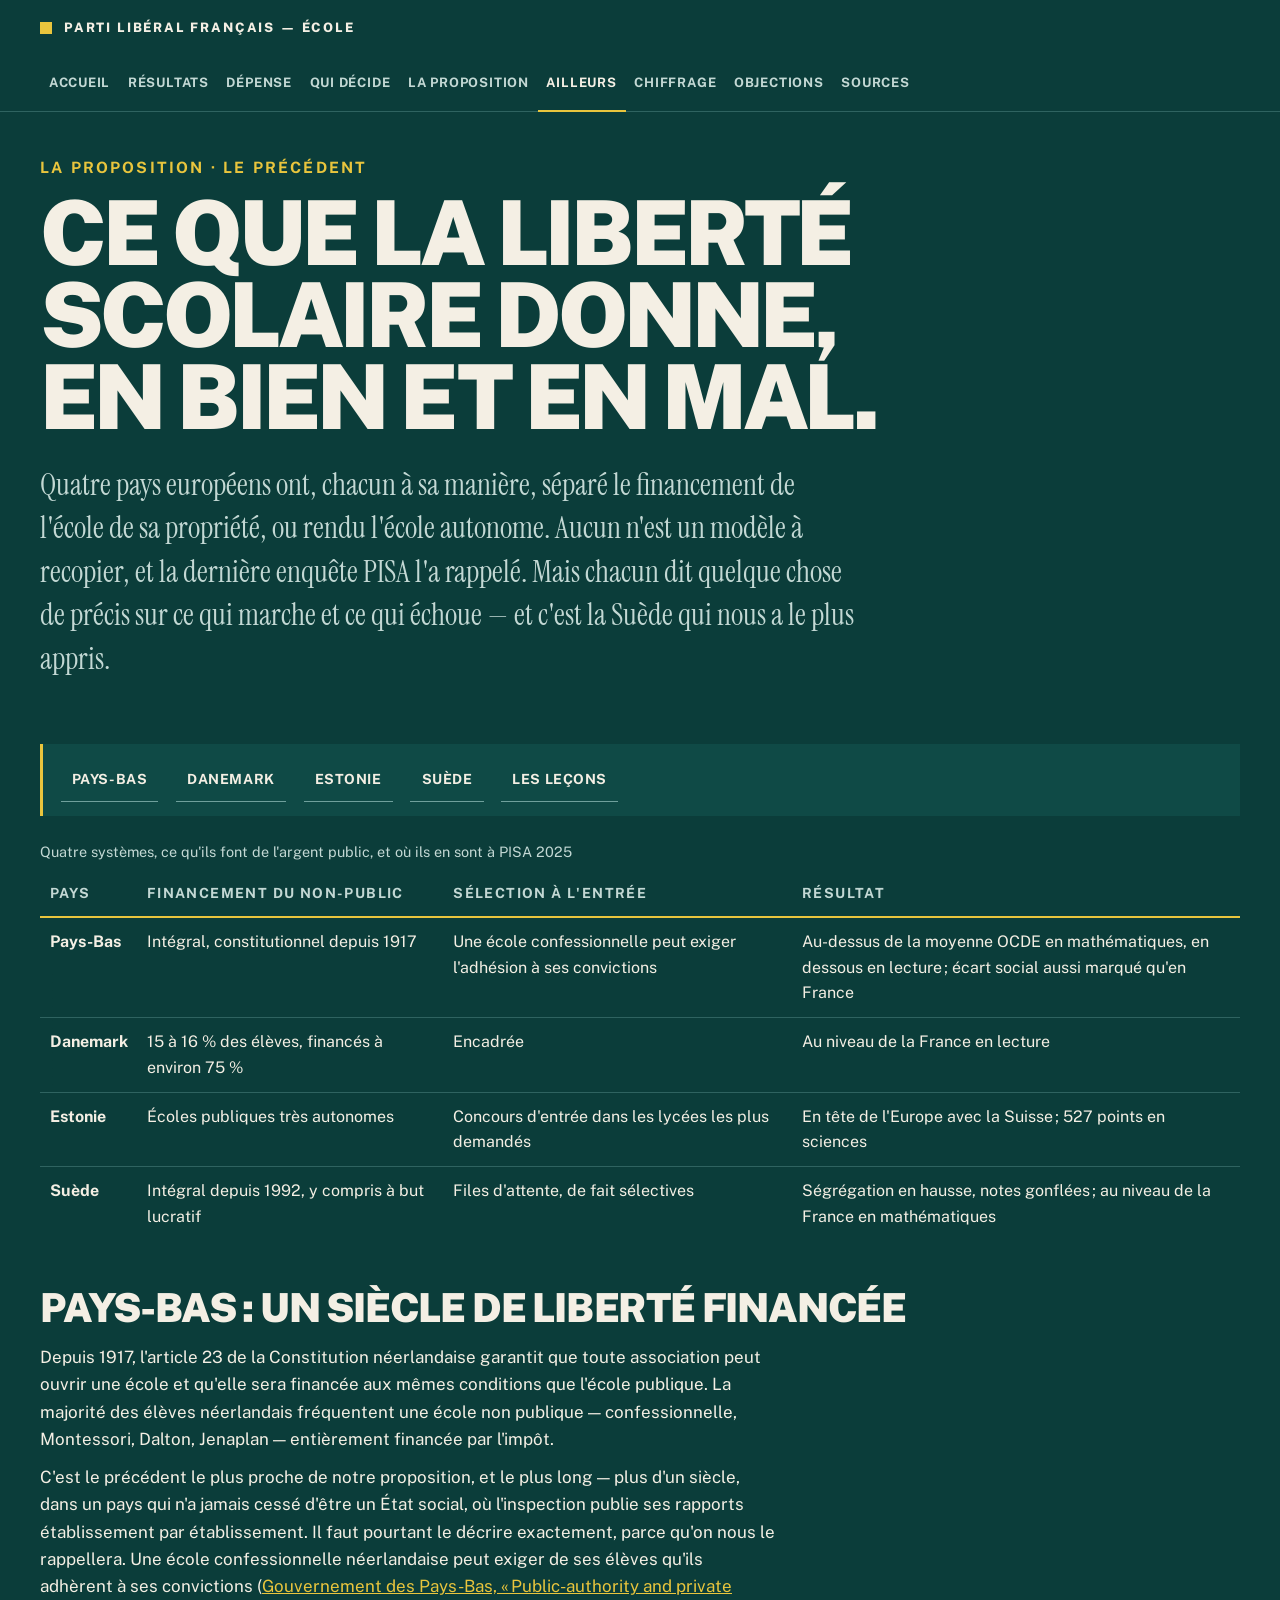
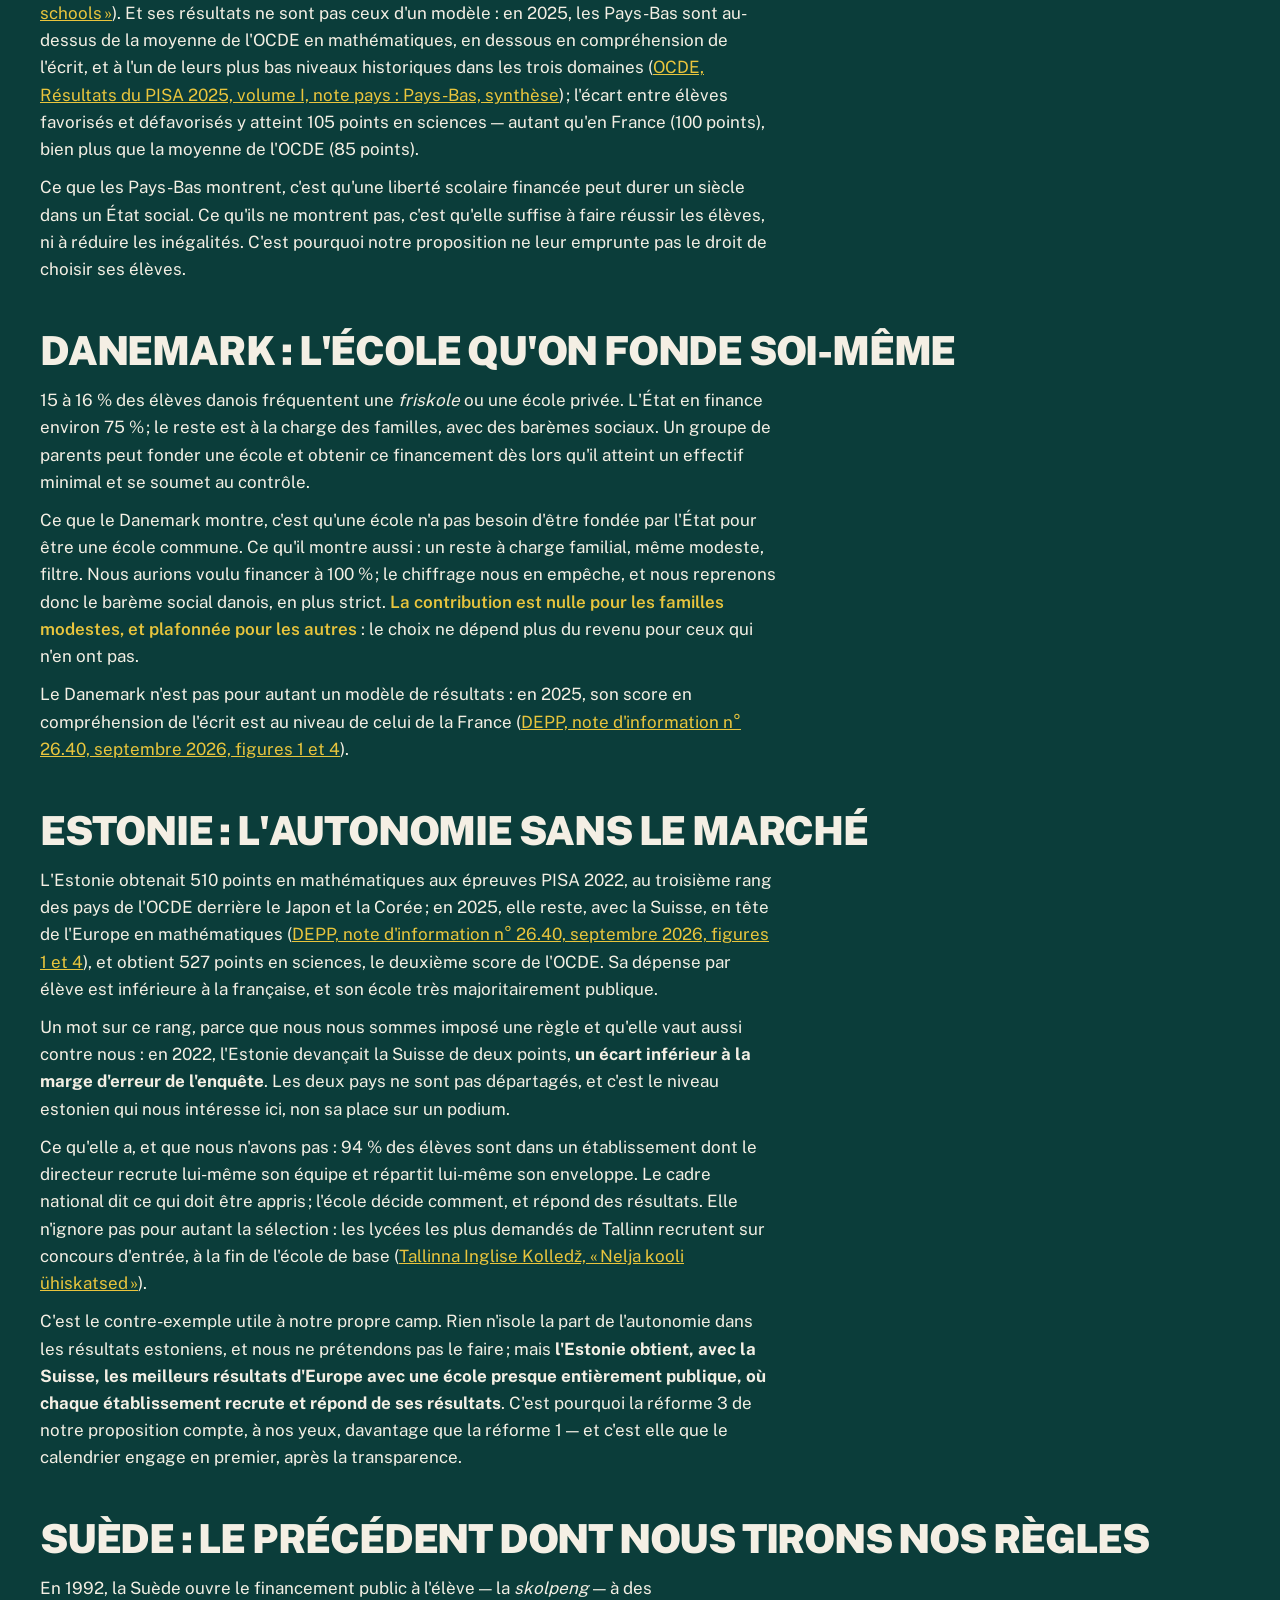
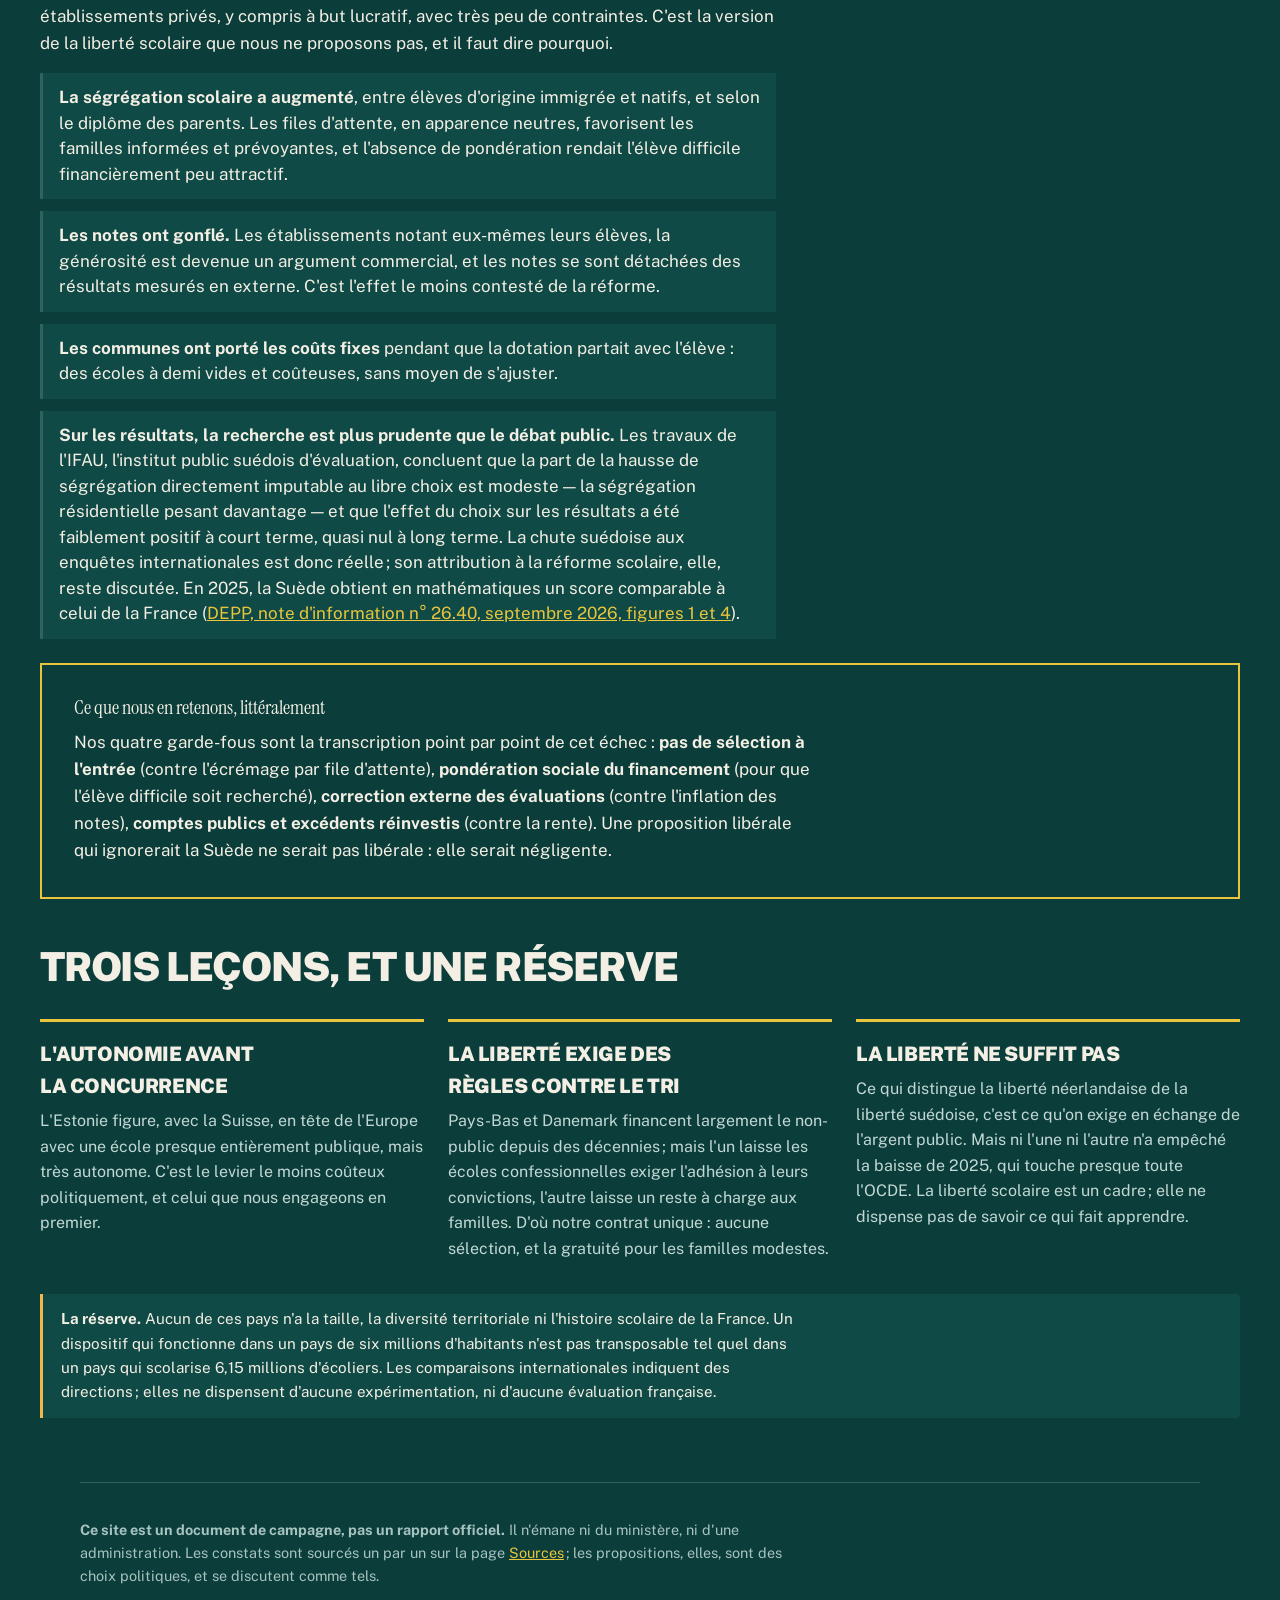
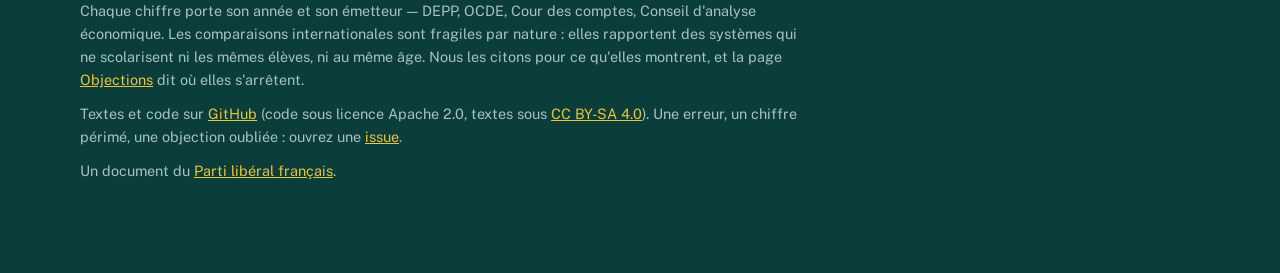
<file: comparaisons.html>
<!doctype html>
<html lang="fr">
<head>
<meta charset="utf-8">
<meta name="viewport" content="width=device-width, initial-scale=1">
<!-- La couleur de la barre du navigateur sur un téléphone : celle de la page,
     pour que la page commence où elle commence. -->
<meta name="theme-color" content="#0b3d3a">
<title>Ailleurs en Europe — École : le programme libéral</title>
<meta name="description" content="Pays-Bas, Danemark, Estonie, Suède : ce que la liberté scolaire donne, ce qu'elle coûte quand elle est mal faite, et ce qu'elle ne garantit pas.">
<link rel="icon" href="moteur/icone.svg" type="image/svg+xml">
<link rel="apple-touch-icon" href="moteur/icone.svg">
<!-- La feuille est extraite de src/education/gabarit.py par
     scripts/construire_site.py : elle n'existe qu'à un seul endroit. -->
<link rel="stylesheet" href="moteur/style.css">
<meta property="og:title" content="Ailleurs en Europe — École : le programme libéral">
<meta property="og:description" content="Pays-Bas, Danemark, Estonie, Suède : ce que la liberté scolaire donne, ce qu'elle coûte quand elle est mal faite, et ce qu'elle ne garantit pas.">
<meta property="og:type" content="website">
<meta property="og:locale" content="fr_FR">
</head>
<body>
<a class="evitement" href="#contenu">Aller au contenu</a>
<header class="bandeau"><div class="interieur">
  <p class="nom"><a href="index.html"><span>Parti libéral français — École</span></a></p>
  <nav aria-label="Navigation principale"><span class="groupe"><span class="etiquette">Le site</span><span class="liens"><a href="index.html">Accueil</a></span></span><span class="groupe"><span class="etiquette">Le constat</span><span class="liens"><a href="resultats.html">Résultats</a><a href="depense.html">Dépense</a><a href="gouvernance.html">Qui décide</a></span></span><span class="groupe"><span class="etiquette">La proposition</span><span class="liens"><a href="proposition.html">La proposition</a><a href="comparaisons.html" aria-current="page">Ailleurs</a><a href="chiffrage.html">Chiffrage</a></span></span><span class="groupe"><span class="etiquette">La confiance</span><span class="liens"><a href="objections.html">Objections</a><a href="sources.html">Sources</a></span></span></nav>
</div></header>
<main id="contenu">
<div class="affiche"><p class="surtitre">La proposition · le précédent</p><h1>Ce que la liberté scolaire donne, en bien et en mal.</h1><p class="chapeau">Quatre pays européens ont, chacun à sa manière, séparé le financement de l'école de sa propriété, ou rendu l'école autonome. Aucun n'est un modèle à recopier, et la dernière enquête PISA l'a rappelé. Mais chacun dit quelque chose de précis sur ce qui marche et ce qui échoue — et c'est la Suède qui nous a le plus appris.</p></div><nav class="plan" aria-label="Plan de la page"><p class="etiquette">Sur cette page</p><ol><li><a href="#paysbas">Pays-Bas</a></li><li><a href="#danemark">Danemark</a></li><li><a href="#estonie">Estonie</a></li><li><a href="#suede">Suède</a></li><li><a href="#lecons">Les leçons</a></li></ol></nav><div class="defilant"><table><caption><span>Quatre systèmes, ce qu'ils font de l'argent public, et où ils en sont à PISA 2025</span></caption><thead><tr><th class="texte" scope="col">Pays</th><th class="long" scope="col">Financement du non-public</th><th class="long" scope="col">Sélection à l'entrée</th><th class="long" scope="col">Résultat</th></tr></thead><tbody><tr><th class="texte" scope="row">Pays-Bas</th><td class="long">Intégral, constitutionnel depuis 1917</td><td class="long">Une école confessionnelle peut exiger l'adhésion à ses convictions</td><td class="long">Au-dessus de la moyenne OCDE en mathématiques, en dessous en lecture ; écart social aussi marqué qu'en France</td></tr><tr><th class="texte" scope="row">Danemark</th><td class="long">15 à 16 % des élèves, financés à environ 75 %</td><td class="long">Encadrée</td><td class="long">Au niveau de la France en lecture</td></tr><tr><th class="texte" scope="row">Estonie</th><td class="long">Écoles publiques très autonomes</td><td class="long">Concours d'entrée dans les lycées les plus demandés</td><td class="long">En tête de l'Europe avec la Suisse ; 527 points en sciences</td></tr><tr><th class="texte" scope="row">Suède</th><td class="long">Intégral depuis 1992, y compris à but lucratif</td><td class="long">Files d'attente, de fait sélectives</td><td class="long">Ségrégation en hausse, notes gonflées ; au niveau de la France en mathématiques</td></tr></tbody></table></div><h2 id="paysbas">Pays-Bas : un siècle de liberté financée</h2><p>Depuis 1917, l'article 23 de la Constitution néerlandaise garantit que toute association peut ouvrir une école et qu'elle sera financée aux mêmes conditions que l'école publique. La majorité des élèves néerlandais fréquentent une école non publique — confessionnelle, Montessori, Dalton, Jenaplan — entièrement financée par l'impôt.</p><p>C'est le précédent le plus proche de notre proposition, et le plus long — plus d'un siècle, dans un pays qui n'a jamais cessé d'être un État social, où l'inspection publie ses rapports établissement par établissement. Il faut pourtant le décrire exactement, parce qu'on nous le rappellera. Une école confessionnelle néerlandaise peut exiger de ses élèves qu'ils adhèrent à ses convictions (<a href="https://www.government.nl/themes/education/freedom-of-education/public-authority-and-private-schools">Gouvernement des Pays-Bas, « Public-authority and private schools »</a>). Et ses résultats ne sont pas ceux d'un modèle : en 2025, les Pays-Bas sont au-dessus de la moyenne de l'OCDE en mathématiques, en dessous en compréhension de l'écrit, et à l'un de leurs plus bas niveaux historiques dans les trois domaines (<a href="https://www.oecd.org/content/dam/oecd/en/publications/reports/2026/09/pisa-2025-results-volume-i-country-notes_88d1164e/netherlands_e5cbc486/1c998a42-en.pdf">OCDE, Résultats du PISA 2025, volume I, note pays : Pays-Bas, synthèse</a>) ; l'écart entre élèves favorisés et défavorisés y atteint 105 points en sciences — autant qu'en France (100 points), bien plus que la moyenne de l'OCDE (85 points).</p><p>Ce que les Pays-Bas montrent, c'est qu'une liberté scolaire financée peut durer un siècle dans un État social. Ce qu'ils ne montrent pas, c'est qu'elle suffise à faire réussir les élèves, ni à réduire les inégalités. C'est pourquoi notre proposition ne leur emprunte pas le droit de choisir ses élèves.</p><h2 id="danemark">Danemark : l'école qu'on fonde soi-même</h2><p>15 à 16 % des élèves danois fréquentent une <em>friskole</em> ou une école privée. L'État en finance environ 75 % ; le reste est à la charge des familles, avec des barèmes sociaux. Un groupe de parents peut fonder une école et obtenir ce financement dès lors qu'il atteint un effectif minimal et se soumet au contrôle.</p><p>Ce que le Danemark montre, c'est qu'une école n'a pas besoin d'être fondée par l'État pour être une école commune. Ce qu'il montre aussi : un reste à charge familial, même modeste, filtre. Nous aurions voulu financer à 100 % ; le chiffrage nous en empêche, et nous reprenons donc le barème social danois, en plus strict. <strong class="cle-texte">La contribution est nulle pour les familles modestes, et plafonnée pour les autres</strong> : le choix ne dépend plus du revenu pour ceux qui n'en ont pas.</p><p>Le Danemark n'est pas pour autant un modèle de résultats : en 2025, son score en compréhension de l'écrit est au niveau de celui de la France (<a href="https://www.education.gouv.fr/sites/default/files/document/depp-ni-2026-40pisa-mathspdf-520231.pdf">DEPP, note d'information n° 26.40, septembre 2026, figures 1 et 4</a>).</p><h2 id="estonie">Estonie : l'autonomie sans le marché</h2><p>L'Estonie obtenait 510 points en mathématiques aux épreuves PISA 2022, au troisième rang des pays de l'OCDE derrière le Japon et la Corée ; en 2025, elle reste, avec la Suisse, en tête de l'Europe en mathématiques (<a href="https://www.education.gouv.fr/sites/default/files/document/depp-ni-2026-40pisa-mathspdf-520231.pdf">DEPP, note d'information n° 26.40, septembre 2026, figures 1 et 4</a>), et obtient 527 points en sciences, le deuxième score de l'OCDE. Sa dépense par élève est inférieure à la française, et son école très majoritairement publique.</p><p>Un mot sur ce rang, parce que nous nous sommes imposé une règle et qu'elle vaut aussi contre nous : en 2022, l'Estonie devançait la Suisse de deux points, <strong>un écart inférieur à la marge d'erreur de l'enquête</strong>. Les deux pays ne sont pas départagés, et c'est le niveau estonien qui nous intéresse ici, non sa place sur un podium.</p><p>Ce qu'elle a, et que nous n'avons pas : 94 % des élèves sont dans un établissement dont le directeur recrute lui-même son équipe et répartit lui-même son enveloppe. Le cadre national dit ce qui doit être appris ; l'école décide comment, et répond des résultats. Elle n'ignore pas pour autant la sélection : les lycées les plus demandés de Tallinn recrutent sur concours d'entrée, à la fin de l'école de base (<a href="https://tik.edu.ee/p/1637-nelja-kooli-uhiskatsed-joint-tests">Tallinna Inglise Kolledž, « Nelja kooli ühiskatsed »</a>).</p><p>C'est le contre-exemple utile à notre propre camp. Rien n'isole la part de l'autonomie dans les résultats estoniens, et nous ne prétendons pas le faire ; mais <strong>l'Estonie obtient, avec la Suisse, les meilleurs résultats d'Europe avec une école presque entièrement publique, où chaque établissement recrute et répond de ses résultats</strong>. C'est pourquoi la réforme 3 de notre proposition compte, à nos yeux, davantage que la réforme 1 — et c'est elle que le calendrier engage en premier, après la transparence.</p><h2 id="suede">Suède : le précédent dont nous tirons nos règles</h2><p>En 1992, la Suède ouvre le financement public à l'élève — la <em>skolpeng</em> — à des établissements privés, y compris à but lucratif, avec très peu de contraintes. C'est la version de la liberté scolaire que nous ne proposons pas, et il faut dire pourquoi.</p><ul class="leviers"><li><strong>La ségrégation scolaire a augmenté</strong>, entre élèves d'origine immigrée et natifs, et selon le diplôme des parents. Les files d'attente, en apparence neutres, favorisent les familles informées et prévoyantes, et l'absence de pondération rendait l'élève difficile financièrement peu attractif.</li><li><strong>Les notes ont gonflé.</strong> Les établissements notant eux-mêmes leurs élèves, la générosité est devenue un argument commercial, et les notes se sont détachées des résultats mesurés en externe. C'est l'effet le moins contesté de la réforme.</li><li><strong>Les communes ont porté les coûts fixes</strong> pendant que la dotation partait avec l'élève : des écoles à demi vides et coûteuses, sans moyen de s'ajuster.</li><li><strong>Sur les résultats, la recherche est plus prudente que le débat public.</strong> Les travaux de l'IFAU, l'institut public suédois d'évaluation, concluent que la part de la hausse de ségrégation directement imputable au libre choix est modeste — la ségrégation résidentielle pesant davantage — et que l'effet du choix sur les résultats a été faiblement positif à court terme, quasi nul à long terme. La chute suédoise aux enquêtes internationales est donc réelle ; son attribution à la réforme scolaire, elle, reste discutée. En 2025, la Suède obtient en mathématiques un score comparable à celui de la France (<a href="https://www.education.gouv.fr/sites/default/files/document/depp-ni-2026-40pisa-mathspdf-520231.pdf">DEPP, note d'information n° 26.40, septembre 2026, figures 1 et 4</a>).</li></ul><div class="encadre"><h3 class="serif">Ce que nous en retenons, littéralement</h3><p>Nos quatre garde-fous sont la transcription point par point de cet échec : <strong>pas de sélection à l'entrée</strong> (contre l'écrémage par file d'attente), <strong>pondération sociale du financement</strong> (pour que l'élève difficile soit recherché), <strong>correction externe des évaluations</strong> (contre l'inflation des notes), <strong>comptes publics et excédents réinvestis</strong> (contre la rente). Une proposition libérale qui ignorerait la Suède ne serait pas libérale : elle serait négligente.</p></div><h2 id="lecons">Trois leçons, et une réserve</h2><div class="points"><div class="point"><h3>L'autonomie avant la concurrence</h3><p>L'Estonie figure, avec la Suisse, en tête de l'Europe avec une école presque entièrement publique, mais très autonome. C'est le levier le moins coûteux politiquement, et celui que nous engageons en premier.</p></div><div class="point"><h3>La liberté exige des règles contre le tri</h3><p>Pays-Bas et Danemark financent largement le non-public depuis des décennies ; mais l'un laisse les écoles confessionnelles exiger l'adhésion à leurs convictions, l'autre laisse un reste à charge aux familles. D'où notre contrat unique : aucune sélection, et la gratuité pour les familles modestes.</p></div><div class="point"><h3>La liberté ne suffit pas</h3><p>Ce qui distingue la liberté néerlandaise de la liberté suédoise, c'est ce qu'on exige en échange de l'argent public. Mais ni l'une ni l'autre n'a empêché la baisse de 2025, qui touche presque toute l'OCDE. La liberté scolaire est un cadre ; elle ne dispense pas de savoir ce qui fait apprendre.</p></div></div><div class="note vigilance"><p><strong>La réserve.</strong> Aucun de ces pays n'a la taille, la diversité territoriale ni l'histoire scolaire de la France. Un dispositif qui fonctionne dans un pays de six millions d'habitants n'est pas transposable tel quel dans un pays qui scolarise 6,15 millions d'écoliers. Les comparaisons internationales indiquent des directions ; elles ne dispensent d'aucune expérimentation, ni d'aucune évaluation française.</p></div>
<footer>
  <p><strong>Ce site est un document de campagne, pas un rapport officiel.</strong>
  Il n'émane ni du ministère, ni d'une administration. Les constats sont
  sourcés un par un sur la page <a href="sources.html">Sources</a> ; les
  propositions, elles, sont des choix politiques, et se discutent comme tels.</p>
  <p>Chaque chiffre porte son année et son émetteur — DEPP, OCDE, Cour des
  comptes, Conseil d'analyse économique. Les comparaisons internationales sont
  fragiles par nature : elles rapportent des systèmes qui ne scolarisent ni les
  mêmes élèves, ni au même âge. Nous les citons pour ce qu'elles montrent, et
  la page <a href="objections.html">Objections</a> dit où elles s'arrêtent.</p>
  <p>Textes et code sur <a href="https://github.com/g-pliberal/education">GitHub</a> (code sous licence Apache 2.0,
  textes sous <a href="https://creativecommons.org/licenses/by-sa/4.0/deed.fr">CC BY-SA 4.0</a>).
  Une erreur, un chiffre périmé, une objection oubliée : ouvrez une
  <a href="https://github.com/g-pliberal/education/issues">issue</a>.</p>
  <p class="retour-site">Un document du
  <a href="https://partiliberalfrancais.fr/" target="_top">Parti libéral français</a>.</p>
</footer>
</main>
</body>
</html>
</file>
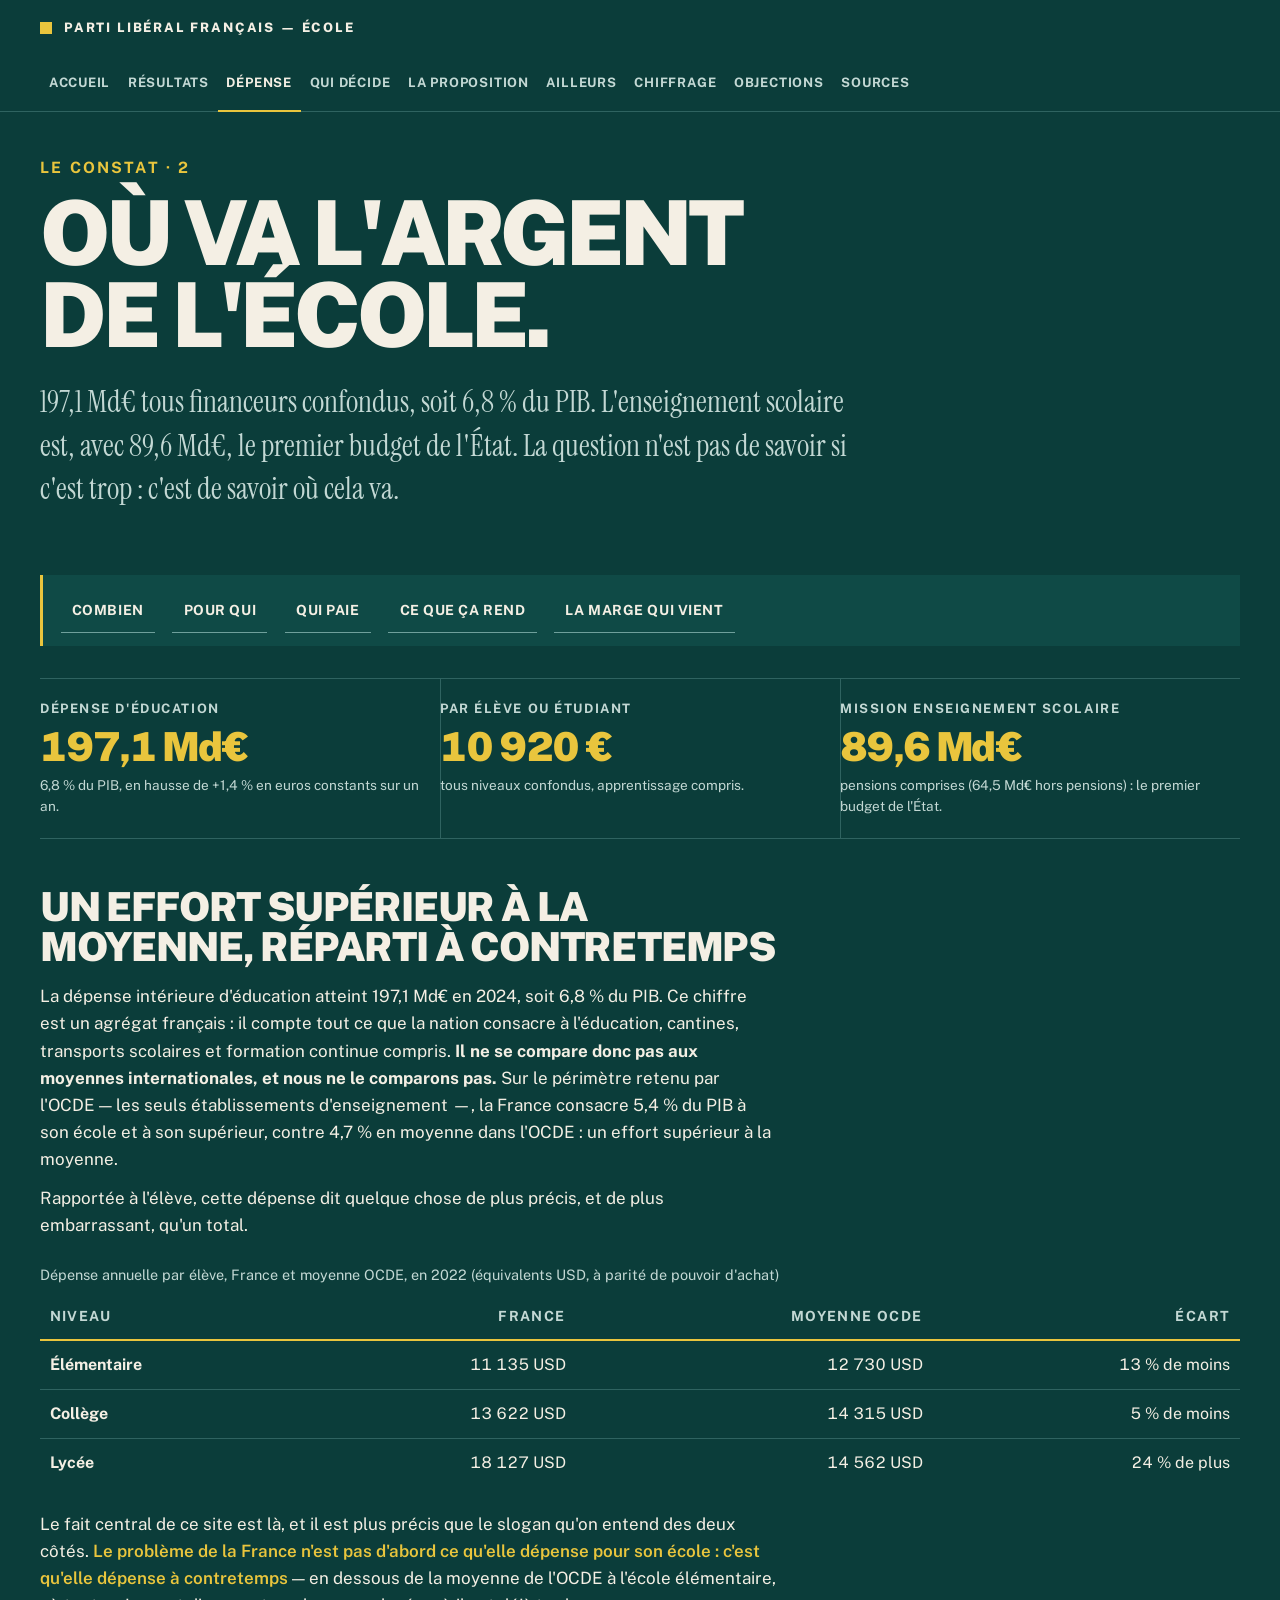
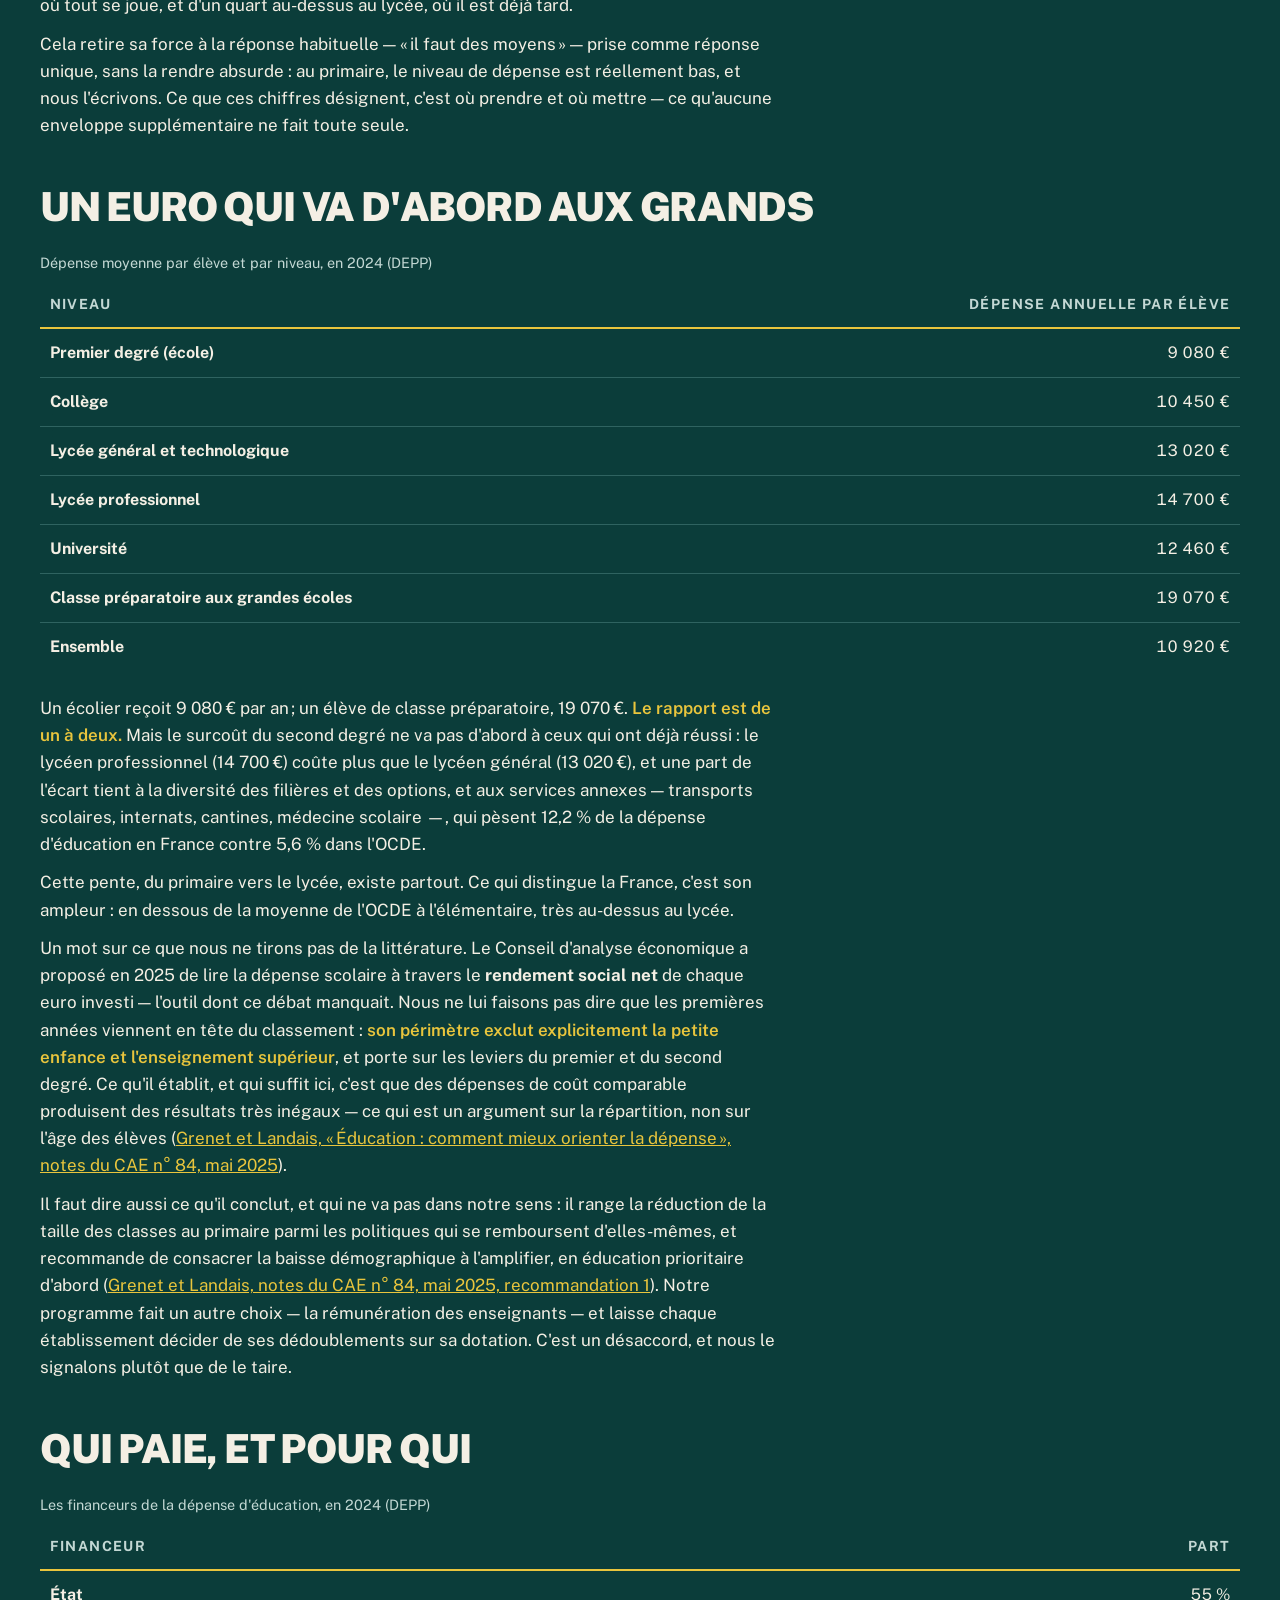
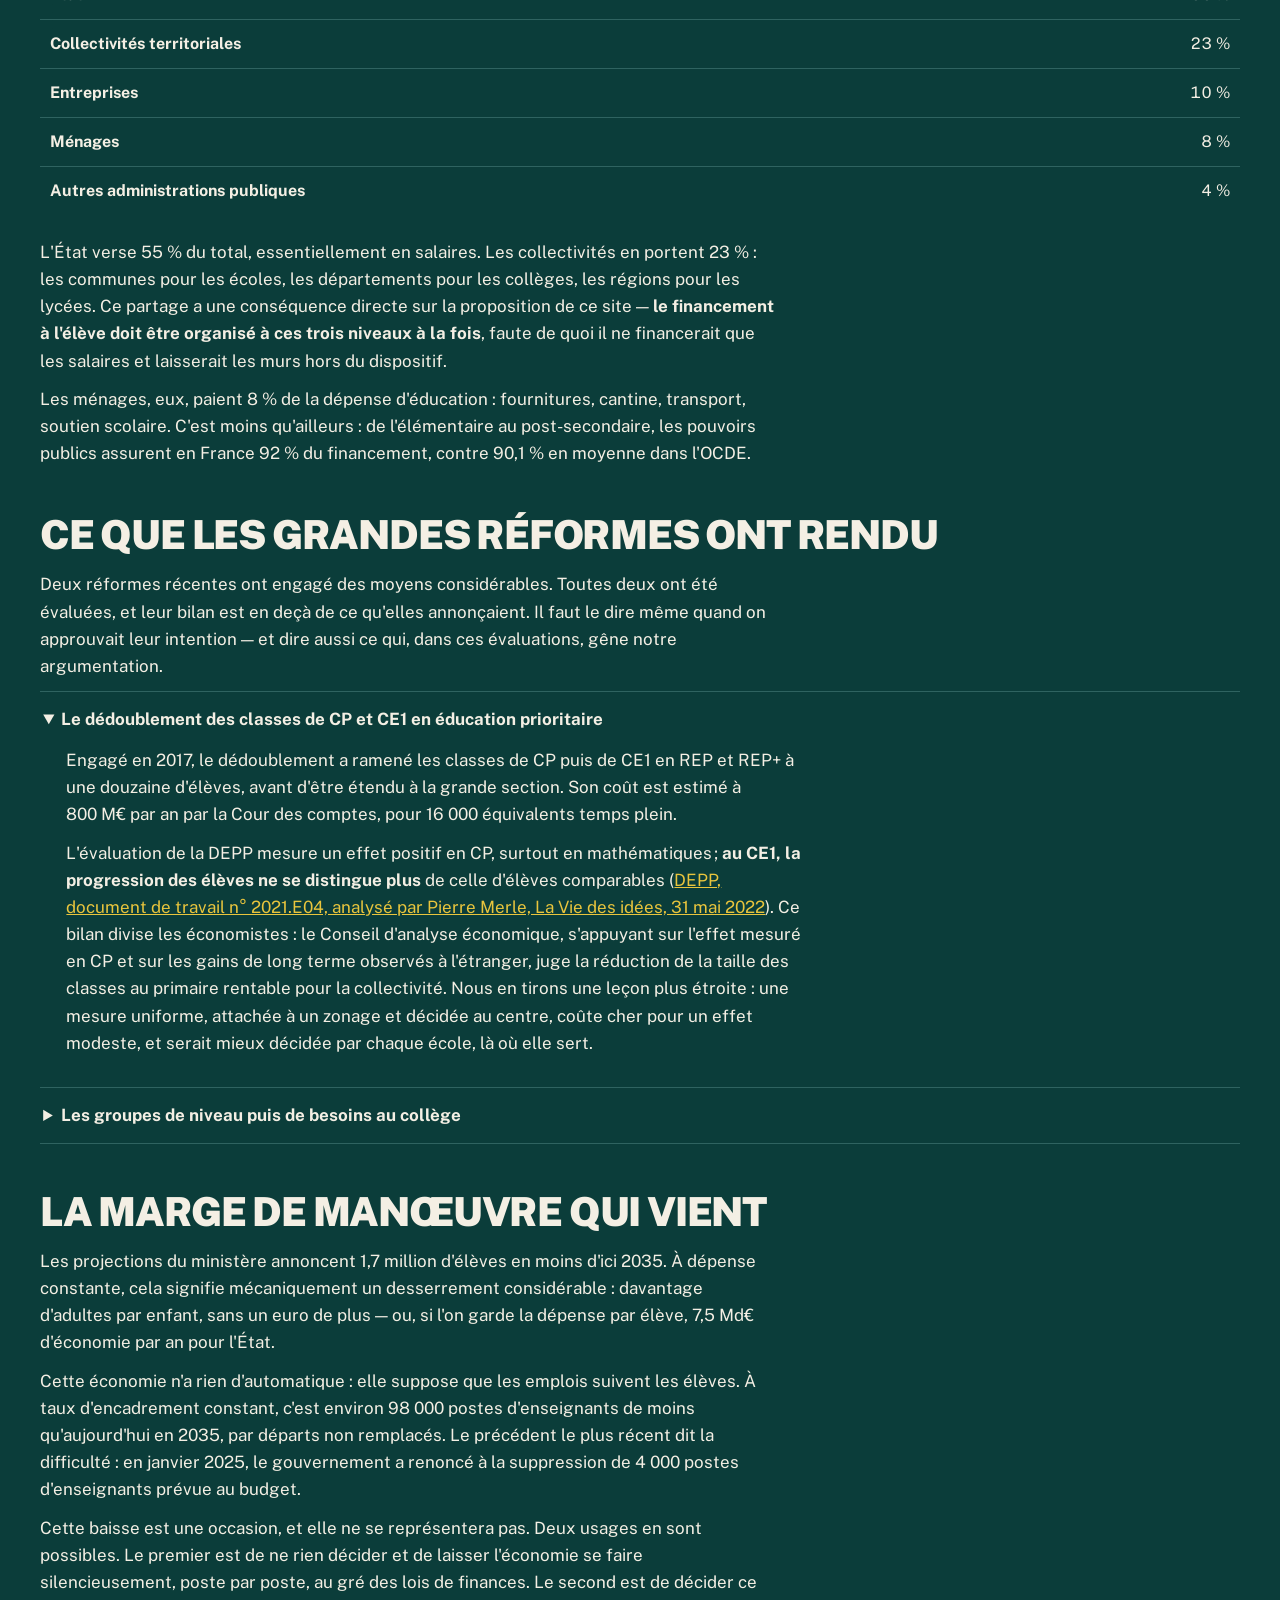
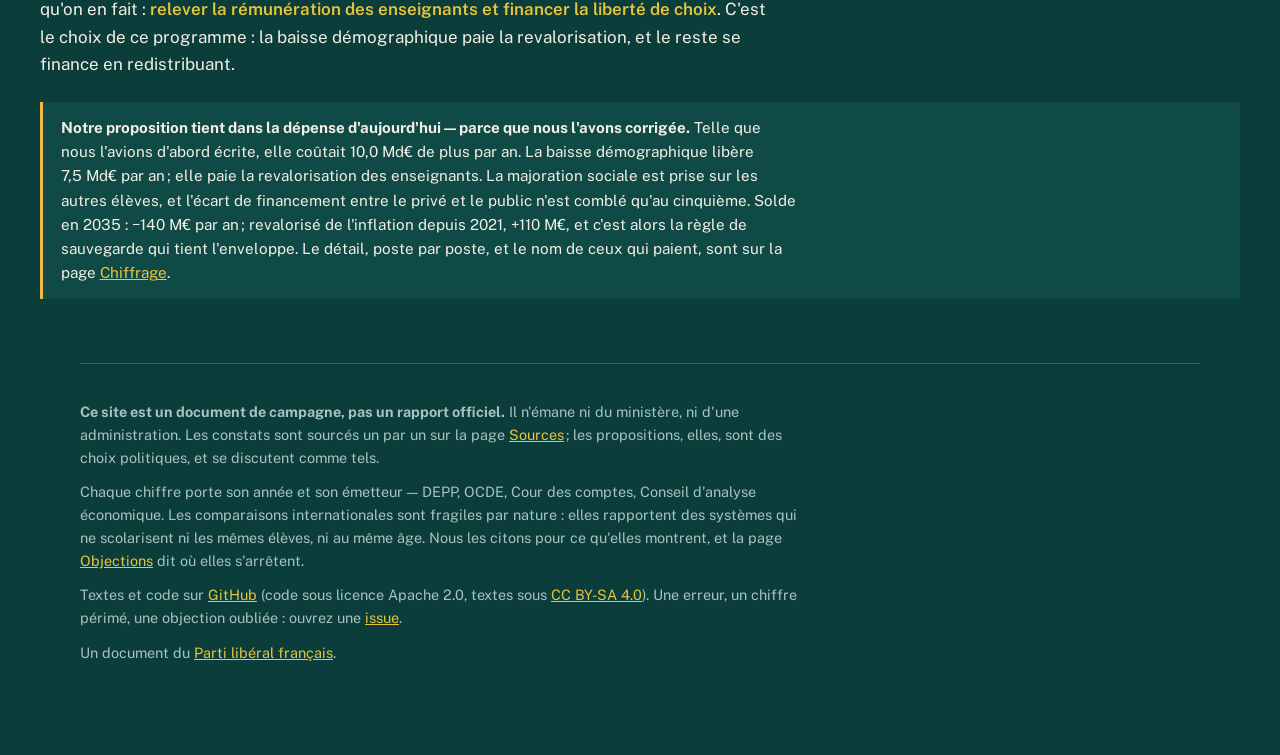
<file: depense.html>
<!doctype html>
<html lang="fr">
<head>
<meta charset="utf-8">
<meta name="viewport" content="width=device-width, initial-scale=1">
<!-- La couleur de la barre du navigateur sur un téléphone : celle de la page,
     pour que la page commence où elle commence. -->
<meta name="theme-color" content="#0b3d3a">
<title>Dépense — École : le programme libéral</title>
<meta name="description" content="197,1 milliards d'euros, 6,8 % du PIB, et un euro mal réparti entre l'écolier et le lycéen : où va l'argent de l'école.">
<link rel="icon" href="moteur/icone.svg" type="image/svg+xml">
<link rel="apple-touch-icon" href="moteur/icone.svg">
<!-- La feuille est extraite de src/education/gabarit.py par
     scripts/construire_site.py : elle n'existe qu'à un seul endroit. -->
<link rel="stylesheet" href="moteur/style.css">
<meta property="og:title" content="Dépense — École : le programme libéral">
<meta property="og:description" content="197,1 milliards d'euros, 6,8 % du PIB, et un euro mal réparti entre l'écolier et le lycéen : où va l'argent de l'école.">
<meta property="og:type" content="website">
<meta property="og:locale" content="fr_FR">
</head>
<body>
<a class="evitement" href="#contenu">Aller au contenu</a>
<header class="bandeau"><div class="interieur">
  <p class="nom"><a href="index.html"><span>Parti libéral français — École</span></a></p>
  <nav aria-label="Navigation principale"><span class="groupe"><span class="etiquette">Le site</span><span class="liens"><a href="index.html">Accueil</a></span></span><span class="groupe"><span class="etiquette">Le constat</span><span class="liens"><a href="resultats.html">Résultats</a><a href="depense.html" aria-current="page">Dépense</a><a href="gouvernance.html">Qui décide</a></span></span><span class="groupe"><span class="etiquette">La proposition</span><span class="liens"><a href="proposition.html">La proposition</a><a href="comparaisons.html">Ailleurs</a><a href="chiffrage.html">Chiffrage</a></span></span><span class="groupe"><span class="etiquette">La confiance</span><span class="liens"><a href="objections.html">Objections</a><a href="sources.html">Sources</a></span></span></nav>
</div></header>
<main id="contenu">
<div class="affiche"><p class="surtitre">Le constat · 2</p><h1>Où va l'argent de l'école.</h1><p class="chapeau">197,1 Md€ tous financeurs confondus, soit 6,8 % du PIB. L'enseignement scolaire est, avec 89,6 Md€, le premier budget de l'État. La question n'est pas de savoir si c'est trop : c'est de savoir où cela va.</p></div><nav class="plan" aria-label="Plan de la page"><p class="etiquette">Sur cette page</p><ol><li><a href="#combien">Combien</a></li><li><a href="#repartition">Pour qui</a></li><li><a href="#qui-paie">Qui paie</a></li><li><a href="#rendement">Ce que ça rend</a></li><li><a href="#demographie">La marge qui vient</a></li></ol></nav><div class="fiches reperes"><div class="fiche"><span class="etiquette">Dépense d'éducation</span><span class="valeur">197,1 Md€</span><span class="precision">6,8 % du PIB, en hausse de +1,4 % en euros constants sur un an.</span></div><div class="fiche"><span class="etiquette">Par élève ou étudiant</span><span class="valeur">10 920 €</span><span class="precision">tous niveaux confondus, apprentissage compris.</span></div><div class="fiche"><span class="etiquette">Mission Enseignement scolaire</span><span class="valeur">89,6 Md€</span><span class="precision">pensions comprises (64,5 Md€ hors pensions) : le premier budget de l'État.</span></div></div><h2 id="combien">Un effort supérieur à la moyenne, réparti à contretemps</h2><p>La dépense intérieure d'éducation atteint 197,1 Md€ en 2024, soit 6,8 % du PIB. Ce chiffre est un agrégat français : il compte tout ce que la nation consacre à l'éducation, cantines, transports scolaires et formation continue compris. <strong>Il ne se compare donc pas aux moyennes internationales, et nous ne le comparons pas.</strong> Sur le périmètre retenu par l'OCDE — les seuls établissements d'enseignement —, la France consacre 5,4 % du PIB à son école et à son supérieur, contre 4,7 % en moyenne dans l'OCDE : un effort supérieur à la moyenne.</p><p>Rapportée à l'élève, cette dépense dit quelque chose de plus précis, et de plus embarrassant, qu'un total.</p><div class="defilant"><table><caption><span>Dépense annuelle par élève, France et moyenne OCDE, en 2022 (équivalents USD, à parité de pouvoir d'achat)</span></caption><thead><tr><th class="texte" scope="col">Niveau</th><th class="nombre" scope="col">France</th><th class="nombre" scope="col">Moyenne OCDE</th><th class="nombre" scope="col">Écart</th></tr></thead><tbody><tr><th class="texte" scope="row">Élémentaire</th><td class="nombre">11 135 USD</td><td class="nombre">12 730 USD</td><td class="nombre">13 % de moins</td></tr><tr><th class="texte" scope="row">Collège</th><td class="nombre">13 622 USD</td><td class="nombre">14 315 USD</td><td class="nombre">5 % de moins</td></tr><tr><th class="texte" scope="row">Lycée</th><td class="nombre">18 127 USD</td><td class="nombre">14 562 USD</td><td class="nombre">24 % de plus</td></tr></tbody></table></div><p>Le fait central de ce site est là, et il est plus précis que le slogan qu'on entend des deux côtés. <strong class="cle-texte">Le problème de la France n'est pas d'abord ce qu'elle dépense pour son école : c'est qu'elle dépense à contretemps</strong> — en dessous de la moyenne de l'OCDE à l'école élémentaire, où tout se joue, et d'un quart au-dessus au lycée, où il est déjà tard.</p><p>Cela retire sa force à la réponse habituelle — « il faut des moyens » — prise comme réponse unique, sans la rendre absurde : au primaire, le niveau de dépense est réellement bas, et nous l'écrivons. Ce que ces chiffres désignent, c'est où prendre et où mettre — ce qu'aucune enveloppe supplémentaire ne fait toute seule.</p><h2 id="repartition">Un euro qui va d'abord aux grands</h2><div class="defilant"><table><caption><span>Dépense moyenne par élève et par niveau, en 2024 (DEPP)</span></caption><thead><tr><th class="texte" scope="col">Niveau</th><th class="nombre" scope="col">Dépense annuelle par élève</th></tr></thead><tbody><tr><th class="texte" scope="row">Premier degré (école)</th><td class="nombre">9 080 €</td></tr><tr><th class="texte" scope="row">Collège</th><td class="nombre">10 450 €</td></tr><tr><th class="texte" scope="row">Lycée général et technologique</th><td class="nombre">13 020 €</td></tr><tr><th class="texte" scope="row">Lycée professionnel</th><td class="nombre">14 700 €</td></tr><tr><th class="texte" scope="row">Université</th><td class="nombre">12 460 €</td></tr><tr><th class="texte" scope="row">Classe préparatoire aux grandes écoles</th><td class="nombre">19 070 €</td></tr><tr><th class="texte" scope="row">Ensemble</th><td class="nombre">10 920 €</td></tr></tbody></table></div><p>Un écolier reçoit 9 080 € par an ; un élève de classe préparatoire, 19 070 €. <strong class="cle-texte">Le rapport est de un à deux.</strong> Mais le surcoût du second degré ne va pas d'abord à ceux qui ont déjà réussi : le lycéen professionnel (14 700 €) coûte plus que le lycéen général (13 020 €), et une part de l'écart tient à la diversité des filières et des options, et aux services annexes — transports scolaires, internats, cantines, médecine scolaire —, qui pèsent 12,2 % de la dépense d'éducation en France contre 5,6 % dans l'OCDE.</p><p>Cette pente, du primaire vers le lycée, existe partout. Ce qui distingue la France, c'est son ampleur : en dessous de la moyenne de l'OCDE à l'élémentaire, très au-dessus au lycée.</p><p>Un mot sur ce que nous ne tirons pas de la littérature. Le Conseil d'analyse économique a proposé en 2025 de lire la dépense scolaire à travers le <strong>rendement social net</strong> de chaque euro investi — l'outil dont ce débat manquait. Nous ne lui faisons pas dire que les premières années viennent en tête du classement : <strong class="cle-texte">son périmètre exclut explicitement la petite enfance et l'enseignement supérieur</strong>, et porte sur les leviers du premier et du second degré. Ce qu'il établit, et qui suffit ici, c'est que des dépenses de coût comparable produisent des résultats très inégaux — ce qui est un argument sur la répartition, non sur l'âge des élèves (<a href="https://cae-eco.fr/static/pdf/cae084-education-250514.pdf">Grenet et Landais, « Éducation : comment mieux orienter la dépense », notes du CAE n° 84, mai 2025</a>).</p><p>Il faut dire aussi ce qu'il conclut, et qui ne va pas dans notre sens : il range la réduction de la taille des classes au primaire parmi les politiques qui se remboursent d'elles-mêmes, et recommande de consacrer la baisse démographique à l'amplifier, en éducation prioritaire d'abord (<a href="https://cae-eco.fr/static/pdf/cae084-education-250514.pdf">Grenet et Landais, notes du CAE n° 84, mai 2025, recommandation 1</a>). Notre programme fait un autre choix — la rémunération des enseignants — et laisse chaque établissement décider de ses dédoublements sur sa dotation. C'est un désaccord, et nous le signalons plutôt que de le taire.</p><h2 id="qui-paie">Qui paie, et pour qui</h2><div class="defilant"><table><caption><span>Les financeurs de la dépense d'éducation, en 2024 (DEPP)</span></caption><thead><tr><th class="texte" scope="col">Financeur</th><th class="nombre" scope="col">Part</th></tr></thead><tbody><tr><th class="texte" scope="row">État</th><td class="nombre">55 %</td></tr><tr><th class="texte" scope="row">Collectivités territoriales</th><td class="nombre">23 %</td></tr><tr><th class="texte" scope="row">Entreprises</th><td class="nombre">10 %</td></tr><tr><th class="texte" scope="row">Ménages</th><td class="nombre">8 %</td></tr><tr><th class="texte" scope="row">Autres administrations publiques</th><td class="nombre">4 %</td></tr></tbody></table></div><p>L'État verse 55 % du total, essentiellement en salaires. Les collectivités en portent 23 % : les communes pour les écoles, les départements pour les collèges, les régions pour les lycées. Ce partage a une conséquence directe sur la proposition de ce site — <strong>le financement à l'élève doit être organisé à ces trois niveaux à la fois</strong>, faute de quoi il ne financerait que les salaires et laisserait les murs hors du dispositif.</p><p>Les ménages, eux, paient 8 % de la dépense d'éducation : fournitures, cantine, transport, soutien scolaire. C'est moins qu'ailleurs : de l'élémentaire au post-secondaire, les pouvoirs publics assurent en France 92 % du financement, contre 90,1 % en moyenne dans l'OCDE.</p><h2 id="rendement">Ce que les grandes réformes ont rendu</h2><p>Deux réformes récentes ont engagé des moyens considérables. Toutes deux ont été évaluées, et leur bilan est en deçà de ce qu'elles annonçaient. Il faut le dire même quand on approuvait leur intention — et dire aussi ce qui, dans ces évaluations, gêne notre argumentation.</p><details class="section" open><summary>Le dédoublement des classes de CP et CE1 en éducation prioritaire</summary><div class="dedans"><p>Engagé en 2017, le dédoublement a ramené les classes de CP puis de CE1 en REP et REP+ à une douzaine d'élèves, avant d'être étendu à la grande section. Son coût est estimé à 800 M€ par an par la Cour des comptes, pour 16 000 équivalents temps plein.</p><p>L'évaluation de la DEPP mesure un effet positif en CP, surtout en mathématiques ; <strong>au CE1, la progression des élèves ne se distingue plus</strong> de celle d'élèves comparables (<a href="https://laviedesidees.fr/Le-dedoublement-des-classes-de-CP-et-CE1-quel-bilan">DEPP, document de travail n° 2021.E04, analysé par Pierre Merle, La Vie des idées, 31 mai 2022</a>). Ce bilan divise les économistes : le Conseil d'analyse économique, s'appuyant sur l'effet mesuré en CP et sur les gains de long terme observés à l'étranger, juge la réduction de la taille des classes au primaire rentable pour la collectivité. Nous en tirons une leçon plus étroite : une mesure uniforme, attachée à un zonage et décidée au centre, coûte cher pour un effet modeste, et serait mieux décidée par chaque école, là où elle sert.</p></div></details><details class="section"><summary>Les groupes de niveau puis de besoins au collège</summary><div class="dedans"><p>Annoncés en 2023 sous le nom de « choc des savoirs », mis en place à la rentrée 2024 en sixième et cinquième, les groupes de besoins en français et en mathématiques devaient relever le niveau par un enseignement différencié.</p><p>L'inspection générale a évalué le dispositif dans trente-neuf collèges de huit académies. Son rapport de juin 2025 conclut que la mesure n'a pas bénéficié aux élèves les plus fragiles, que la mobilité entre groupes est restée faible, et qu'elle risque de <strong>creuser les écarts</strong> en isolant les élèves en difficulté dans des groupes peu adaptés. Il relève aussi un gain réel, et qu'il faut citer parce qu'il gêne une partie de notre argumentation : la baisse du nombre d'élèves par groupe. Sa recommandation est d'abandonner le caractère systématique du dispositif et de rendre aux établissements une autonomie réelle (<a href="https://www.ih2ef.gouv.fr/mise-en-place-des-groupes-de-besoins-en-francais-et-mathematiques-rapport-de-ligesr">IGÉSR, rapport n° 24-25-007C, juin 2025</a>).</p><p>L'obligation a été levée par le <a href="https://www.legifrance.gouv.fr/jorf/id/JORFTEXT000053652587">Décret n° 2026-172 du 10 mars 2026</a>, qui lui substitue un « accompagnement pédagogique renforcé » applicable à la rentrée 2026 — après deux années de réorganisation des emplois du temps de tous les collèges de France.</p><p>La leçon n'est pas que la mesure était mauvaise. C'est qu'un dispositif uniforme, décidé au centre et imposé à tous les collèges de France, qui n'ont ni les mêmes élèves ni les mêmes équipes, ne peut pas produire autre chose qu'une moyenne nulle.</p></div></details><h2 id="demographie">La marge de manœuvre qui vient</h2><p>Les projections du ministère annoncent 1,7 million d'élèves en moins d'ici 2035. À dépense constante, cela signifie mécaniquement un desserrement considérable : davantage d'adultes par enfant, sans un euro de plus — ou, si l'on garde la dépense par élève, 7,5 Md€ d'économie par an pour l'État.</p><p>Cette économie n'a rien d'automatique : elle suppose que les emplois suivent les élèves. À taux d'encadrement constant, c'est environ 98 000 postes d'enseignants de moins qu'aujourd'hui en 2035, par départs non remplacés. Le précédent le plus récent dit la difficulté : en janvier 2025, le gouvernement a renoncé à la suppression de 4 000 postes d'enseignants prévue au budget.</p><p>Cette baisse est une occasion, et elle ne se représentera pas. Deux usages en sont possibles. Le premier est de ne rien décider et de laisser l'économie se faire silencieusement, poste par poste, au gré des lois de finances. Le second est de décider ce qu'on en fait : <strong class="cle-texte">relever la rémunération des enseignants et financer la liberté de choix</strong>. C'est le choix de ce programme : la baisse démographique paie la revalorisation, et le reste se finance en redistribuant.</p><div class="note vigilance"><p><strong>Notre proposition tient dans la dépense d'aujourd'hui — parce que nous l'avons corrigée.</strong> Telle que nous l'avions d'abord écrite, elle coûtait 10,0 Md€ de plus par an. La baisse démographique libère 7,5 Md€ par an ; elle paie la revalorisation des enseignants. La majoration sociale est prise sur les autres élèves, et l'écart de financement entre le privé et le public n'est comblé qu'au cinquième. Solde en 2035 : −140 M€ par an ; revalorisé de l'inflation depuis 2021, +110 M€, et c'est alors la règle de sauvegarde qui tient l'enveloppe. Le détail, poste par poste, et le nom de ceux qui paient, sont sur la page <a href="chiffrage.html">Chiffrage</a>.</p></div>
<footer>
  <p><strong>Ce site est un document de campagne, pas un rapport officiel.</strong>
  Il n'émane ni du ministère, ni d'une administration. Les constats sont
  sourcés un par un sur la page <a href="sources.html">Sources</a> ; les
  propositions, elles, sont des choix politiques, et se discutent comme tels.</p>
  <p>Chaque chiffre porte son année et son émetteur — DEPP, OCDE, Cour des
  comptes, Conseil d'analyse économique. Les comparaisons internationales sont
  fragiles par nature : elles rapportent des systèmes qui ne scolarisent ni les
  mêmes élèves, ni au même âge. Nous les citons pour ce qu'elles montrent, et
  la page <a href="objections.html">Objections</a> dit où elles s'arrêtent.</p>
  <p>Textes et code sur <a href="https://github.com/g-pliberal/education">GitHub</a> (code sous licence Apache 2.0,
  textes sous <a href="https://creativecommons.org/licenses/by-sa/4.0/deed.fr">CC BY-SA 4.0</a>).
  Une erreur, un chiffre périmé, une objection oubliée : ouvrez une
  <a href="https://github.com/g-pliberal/education/issues">issue</a>.</p>
  <p class="retour-site">Un document du
  <a href="https://partiliberalfrancais.fr/" target="_top">Parti libéral français</a>.</p>
</footer>
</main>
</body>
</html>
</file>
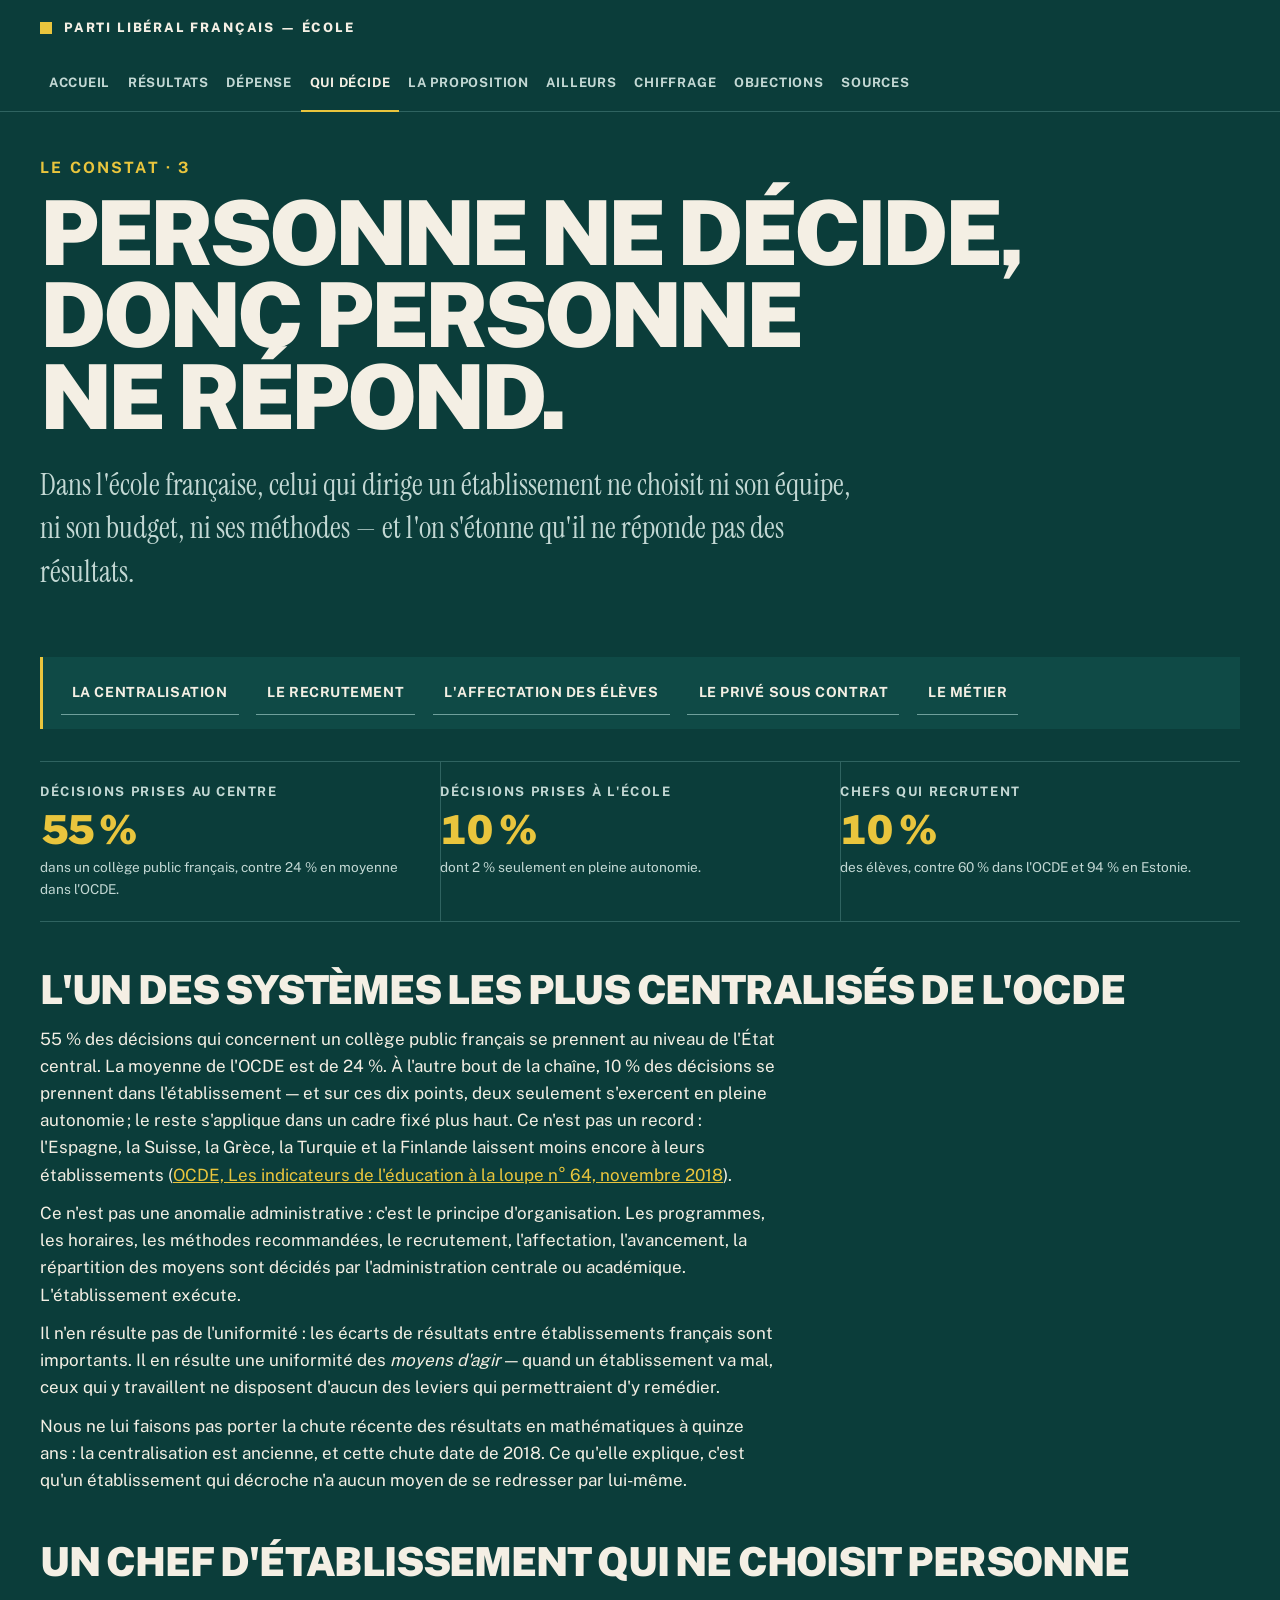
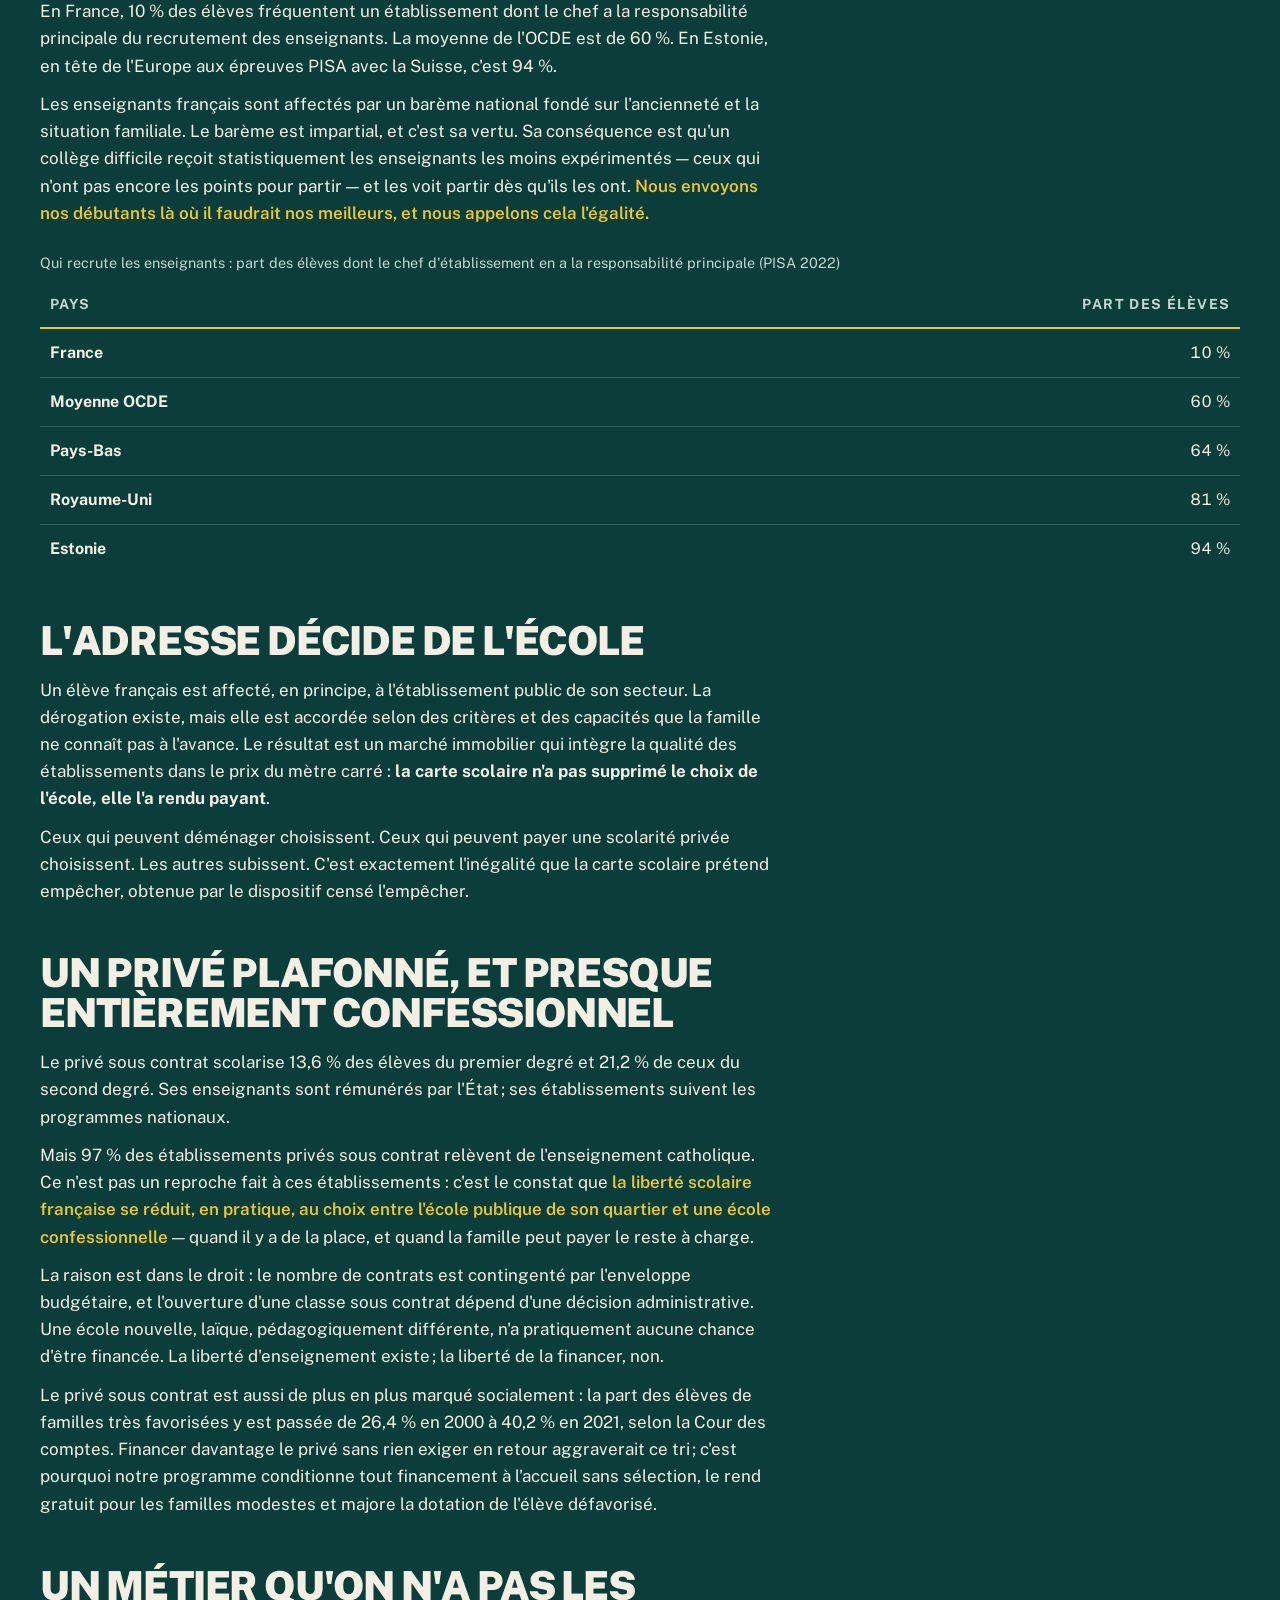
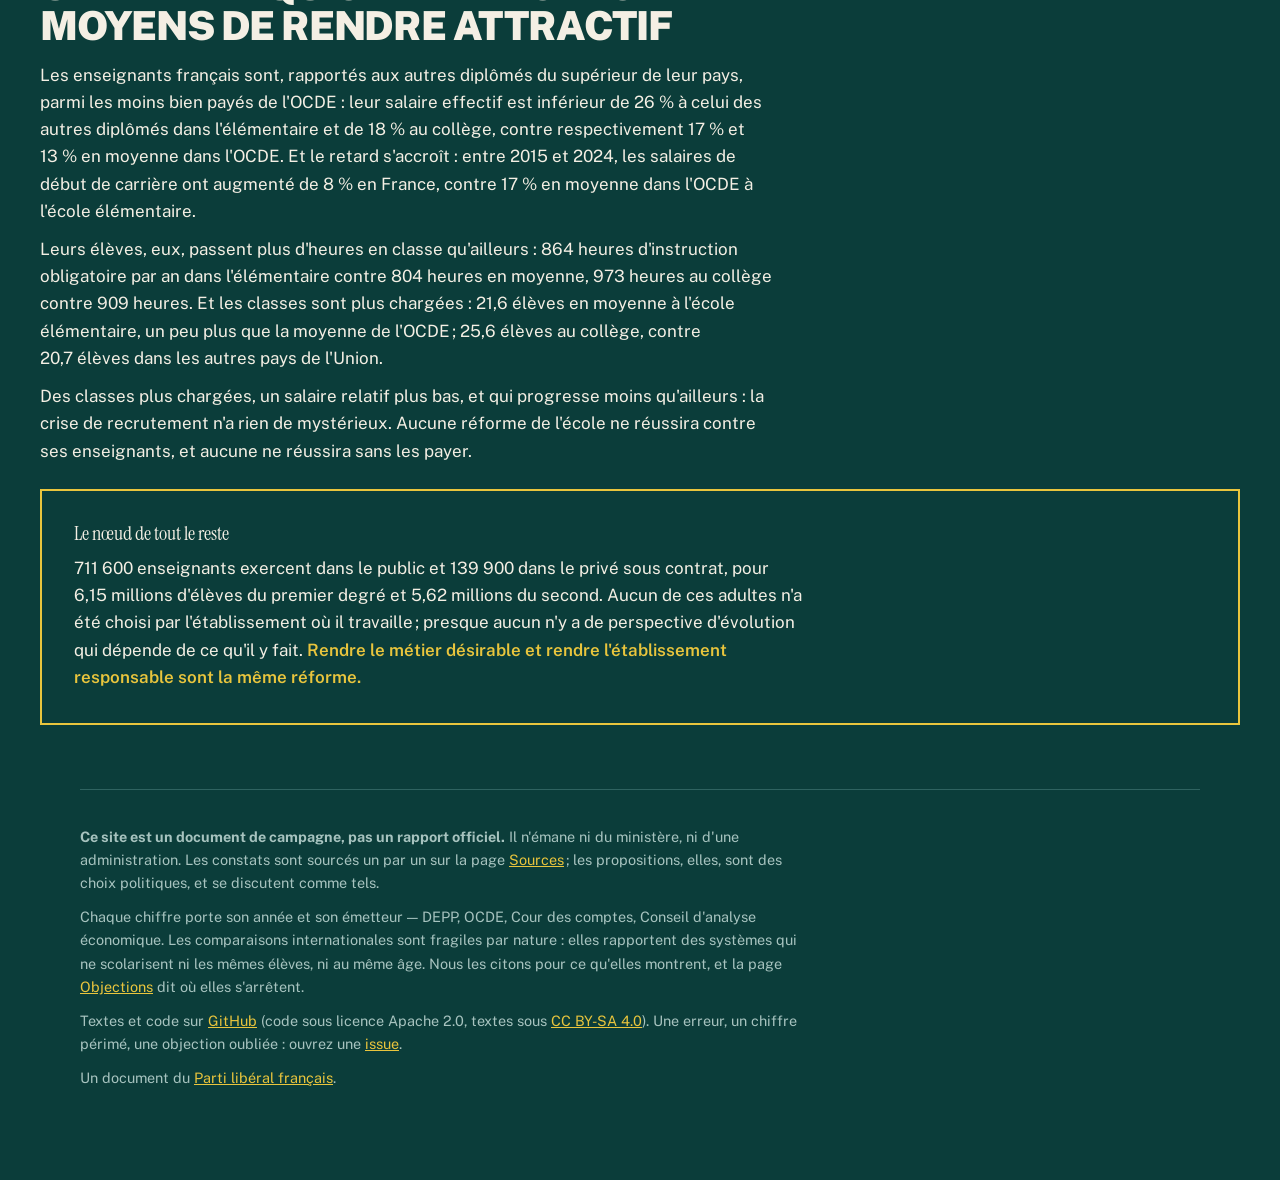
<file: gouvernance.html>
<!doctype html>
<html lang="fr">
<head>
<meta charset="utf-8">
<meta name="viewport" content="width=device-width, initial-scale=1">
<!-- La couleur de la barre du navigateur sur un téléphone : celle de la page,
     pour que la page commence où elle commence. -->
<meta name="theme-color" content="#0b3d3a">
<title>Qui décide — École : le programme libéral</title>
<meta name="description" content="55 % des décisions prises au niveau central, 10 % des élèves dans un établissement dont le chef recrute son équipe : qui décide vraiment dans l'école française.">
<link rel="icon" href="moteur/icone.svg" type="image/svg+xml">
<link rel="apple-touch-icon" href="moteur/icone.svg">
<!-- La feuille est extraite de src/education/gabarit.py par
     scripts/construire_site.py : elle n'existe qu'à un seul endroit. -->
<link rel="stylesheet" href="moteur/style.css">
<meta property="og:title" content="Qui décide — École : le programme libéral">
<meta property="og:description" content="55 % des décisions prises au niveau central, 10 % des élèves dans un établissement dont le chef recrute son équipe : qui décide vraiment dans l'école française.">
<meta property="og:type" content="website">
<meta property="og:locale" content="fr_FR">
</head>
<body>
<a class="evitement" href="#contenu">Aller au contenu</a>
<header class="bandeau"><div class="interieur">
  <p class="nom"><a href="index.html"><span>Parti libéral français — École</span></a></p>
  <nav aria-label="Navigation principale"><span class="groupe"><span class="etiquette">Le site</span><span class="liens"><a href="index.html">Accueil</a></span></span><span class="groupe"><span class="etiquette">Le constat</span><span class="liens"><a href="resultats.html">Résultats</a><a href="depense.html">Dépense</a><a href="gouvernance.html" aria-current="page">Qui décide</a></span></span><span class="groupe"><span class="etiquette">La proposition</span><span class="liens"><a href="proposition.html">La proposition</a><a href="comparaisons.html">Ailleurs</a><a href="chiffrage.html">Chiffrage</a></span></span><span class="groupe"><span class="etiquette">La confiance</span><span class="liens"><a href="objections.html">Objections</a><a href="sources.html">Sources</a></span></span></nav>
</div></header>
<main id="contenu">
<div class="affiche"><p class="surtitre">Le constat · 3</p><h1>Personne ne décide, donc personne ne répond.</h1><p class="chapeau">Dans l'école française, celui qui dirige un établissement ne choisit ni son équipe, ni son budget, ni ses méthodes — et l'on s'étonne qu'il ne réponde pas des résultats.</p></div><nav class="plan" aria-label="Plan de la page"><p class="etiquette">Sur cette page</p><ol><li><a href="#centralisation">La centralisation</a></li><li><a href="#recrutement">Le recrutement</a></li><li><a href="#affectation">L'affectation des élèves</a></li><li><a href="#prive">Le privé sous contrat</a></li><li><a href="#enseignants">Le métier</a></li></ol></nav><div class="fiches reperes"><div class="fiche"><span class="etiquette">Décisions prises au centre</span><span class="valeur">55 %</span><span class="precision">dans un collège public français, contre 24 % en moyenne dans l'OCDE.</span></div><div class="fiche"><span class="etiquette">Décisions prises à l'école</span><span class="valeur">10 %</span><span class="precision">dont 2 % seulement en pleine autonomie.</span></div><div class="fiche"><span class="etiquette">Chefs qui recrutent</span><span class="valeur">10 %</span><span class="precision">des élèves, contre 60 % dans l'OCDE et 94 % en Estonie.</span></div></div><h2 id="centralisation">L'un des systèmes les plus centralisés de l'OCDE</h2><p>55 % des décisions qui concernent un collège public français se prennent au niveau de l'État central. La moyenne de l'OCDE est de 24 %. À l'autre bout de la chaîne, 10 % des décisions se prennent dans l'établissement — et sur ces dix points, deux seulement s'exercent en pleine autonomie ; le reste s'applique dans un cadre fixé plus haut. Ce n'est pas un record : l'Espagne, la Suisse, la Grèce, la Turquie et la Finlande laissent moins encore à leurs établissements (<a href="https://www.oecd.org/content/dam/oecd/fr/publications/reports/2018/11/how-decentralised-are-education-systems-and-what-does-it-mean-for-schools_7c1806fc/b3b6fcc4-fr.pdf">OCDE, Les indicateurs de l'éducation à la loupe n° 64, novembre 2018</a>).</p><p>Ce n'est pas une anomalie administrative : c'est le principe d'organisation. Les programmes, les horaires, les méthodes recommandées, le recrutement, l'affectation, l'avancement, la répartition des moyens sont décidés par l'administration centrale ou académique. L'établissement exécute.</p><p>Il n'en résulte pas de l'uniformité : les écarts de résultats entre établissements français sont importants. Il en résulte une uniformité des <em>moyens d'agir</em> — quand un établissement va mal, ceux qui y travaillent ne disposent d'aucun des leviers qui permettraient d'y remédier.</p><p>Nous ne lui faisons pas porter la chute récente des résultats en mathématiques à quinze ans : la centralisation est ancienne, et cette chute date de 2018. Ce qu'elle explique, c'est qu'un établissement qui décroche n'a aucun moyen de se redresser par lui-même.</p><h2 id="recrutement">Un chef d'établissement qui ne choisit personne</h2><p>En France, 10 % des élèves fréquentent un établissement dont le chef a la responsabilité principale du recrutement des enseignants. La moyenne de l'OCDE est de 60 %. En Estonie, en tête de l'Europe aux épreuves PISA avec la Suisse, c'est 94 %.</p><p>Les enseignants français sont affectés par un barème national fondé sur l'ancienneté et la situation familiale. Le barème est impartial, et c'est sa vertu. Sa conséquence est qu'un collège difficile reçoit statistiquement les enseignants les moins expérimentés — ceux qui n'ont pas encore les points pour partir — et les voit partir dès qu'ils les ont. <strong class="cle-texte">Nous envoyons nos débutants là où il faudrait nos meilleurs, et nous appelons cela l'égalité.</strong></p><div class="defilant"><table><caption><span>Qui recrute les enseignants : part des élèves dont le chef d'établissement en a la responsabilité principale (PISA 2022)</span></caption><thead><tr><th class="texte" scope="col">Pays</th><th class="nombre" scope="col">Part des élèves</th></tr></thead><tbody><tr><th class="texte" scope="row">France</th><td class="nombre">10 %</td></tr><tr><th class="texte" scope="row">Moyenne OCDE</th><td class="nombre">60 %</td></tr><tr><th class="texte" scope="row">Pays-Bas</th><td class="nombre">64 %</td></tr><tr><th class="texte" scope="row">Royaume-Uni</th><td class="nombre">81 %</td></tr><tr><th class="texte" scope="row">Estonie</th><td class="nombre">94 %</td></tr></tbody></table></div><h2 id="affectation">L'adresse décide de l'école</h2><p>Un élève français est affecté, en principe, à l'établissement public de son secteur. La dérogation existe, mais elle est accordée selon des critères et des capacités que la famille ne connaît pas à l'avance. Le résultat est un marché immobilier qui intègre la qualité des établissements dans le prix du mètre carré : <strong>la carte scolaire n'a pas supprimé le choix de l'école, elle l'a rendu payant</strong>.</p><p>Ceux qui peuvent déménager choisissent. Ceux qui peuvent payer une scolarité privée choisissent. Les autres subissent. C'est exactement l'inégalité que la carte scolaire prétend empêcher, obtenue par le dispositif censé l'empêcher.</p><h2 id="prive">Un privé plafonné, et presque entièrement confessionnel</h2><p>Le privé sous contrat scolarise 13,6 % des élèves du premier degré et 21,2 % de ceux du second degré. Ses enseignants sont rémunérés par l'État ; ses établissements suivent les programmes nationaux.</p><p>Mais 97 % des établissements privés sous contrat relèvent de l'enseignement catholique. Ce n'est pas un reproche fait à ces établissements : c'est le constat que <strong class="cle-texte">la liberté scolaire française se réduit, en pratique, au choix entre l'école publique de son quartier et une école confessionnelle</strong> — quand il y a de la place, et quand la famille peut payer le reste à charge.</p><p>La raison est dans le droit : le nombre de contrats est contingenté par l'enveloppe budgétaire, et l'ouverture d'une classe sous contrat dépend d'une décision administrative. Une école nouvelle, laïque, pédagogiquement différente, n'a pratiquement aucune chance d'être financée. La liberté d'enseignement existe ; la liberté de la financer, non.</p><p>Le privé sous contrat est aussi de plus en plus marqué socialement : la part des élèves de familles très favorisées y est passée de 26,4 % en 2000 à 40,2 % en 2021, selon la Cour des comptes. Financer davantage le privé sans rien exiger en retour aggraverait ce tri ; c'est pourquoi notre programme conditionne tout financement à l'accueil sans sélection, le rend gratuit pour les familles modestes et majore la dotation de l'élève défavorisé.</p><h2 id="enseignants">Un métier qu'on n'a pas les moyens de rendre attractif</h2><p>Les enseignants français sont, rapportés aux autres diplômés du supérieur de leur pays, parmi les moins bien payés de l'OCDE : leur salaire effectif est inférieur de 26 % à celui des autres diplômés dans l'élémentaire et de 18 % au collège, contre respectivement 17 % et 13 % en moyenne dans l'OCDE. Et le retard s'accroît : entre 2015 et 2024, les salaires de début de carrière ont augmenté de 8 % en France, contre 17 % en moyenne dans l'OCDE à l'école élémentaire.</p><p>Leurs élèves, eux, passent plus d'heures en classe qu'ailleurs : 864 heures d'instruction obligatoire par an dans l'élémentaire contre 804 heures en moyenne, 973 heures au collège contre 909 heures. Et les classes sont plus chargées : 21,6 élèves en moyenne à l'école élémentaire, un peu plus que la moyenne de l'OCDE ; 25,6 élèves au collège, contre 20,7 élèves dans les autres pays de l'Union.</p><p>Des classes plus chargées, un salaire relatif plus bas, et qui progresse moins qu'ailleurs : la crise de recrutement n'a rien de mystérieux. Aucune réforme de l'école ne réussira contre ses enseignants, et aucune ne réussira sans les payer.</p><div class="encadre"><h3 class="serif">Le nœud de tout le reste</h3><p>711 600 enseignants exercent dans le public et 139 900 dans le privé sous contrat, pour 6,15 millions d'élèves du premier degré et 5,62 millions du second. Aucun de ces adultes n'a été choisi par l'établissement où il travaille ; presque aucun n'y a de perspective d'évolution qui dépende de ce qu'il y fait. <strong class="cle-texte">Rendre le métier désirable et rendre l'établissement responsable sont la même réforme.</strong></p></div>
<footer>
  <p><strong>Ce site est un document de campagne, pas un rapport officiel.</strong>
  Il n'émane ni du ministère, ni d'une administration. Les constats sont
  sourcés un par un sur la page <a href="sources.html">Sources</a> ; les
  propositions, elles, sont des choix politiques, et se discutent comme tels.</p>
  <p>Chaque chiffre porte son année et son émetteur — DEPP, OCDE, Cour des
  comptes, Conseil d'analyse économique. Les comparaisons internationales sont
  fragiles par nature : elles rapportent des systèmes qui ne scolarisent ni les
  mêmes élèves, ni au même âge. Nous les citons pour ce qu'elles montrent, et
  la page <a href="objections.html">Objections</a> dit où elles s'arrêtent.</p>
  <p>Textes et code sur <a href="https://github.com/g-pliberal/education">GitHub</a> (code sous licence Apache 2.0,
  textes sous <a href="https://creativecommons.org/licenses/by-sa/4.0/deed.fr">CC BY-SA 4.0</a>).
  Une erreur, un chiffre périmé, une objection oubliée : ouvrez une
  <a href="https://github.com/g-pliberal/education/issues">issue</a>.</p>
  <p class="retour-site">Un document du
  <a href="https://partiliberalfrancais.fr/" target="_top">Parti libéral français</a>.</p>
</footer>
</main>
</body>
</html>
</file>
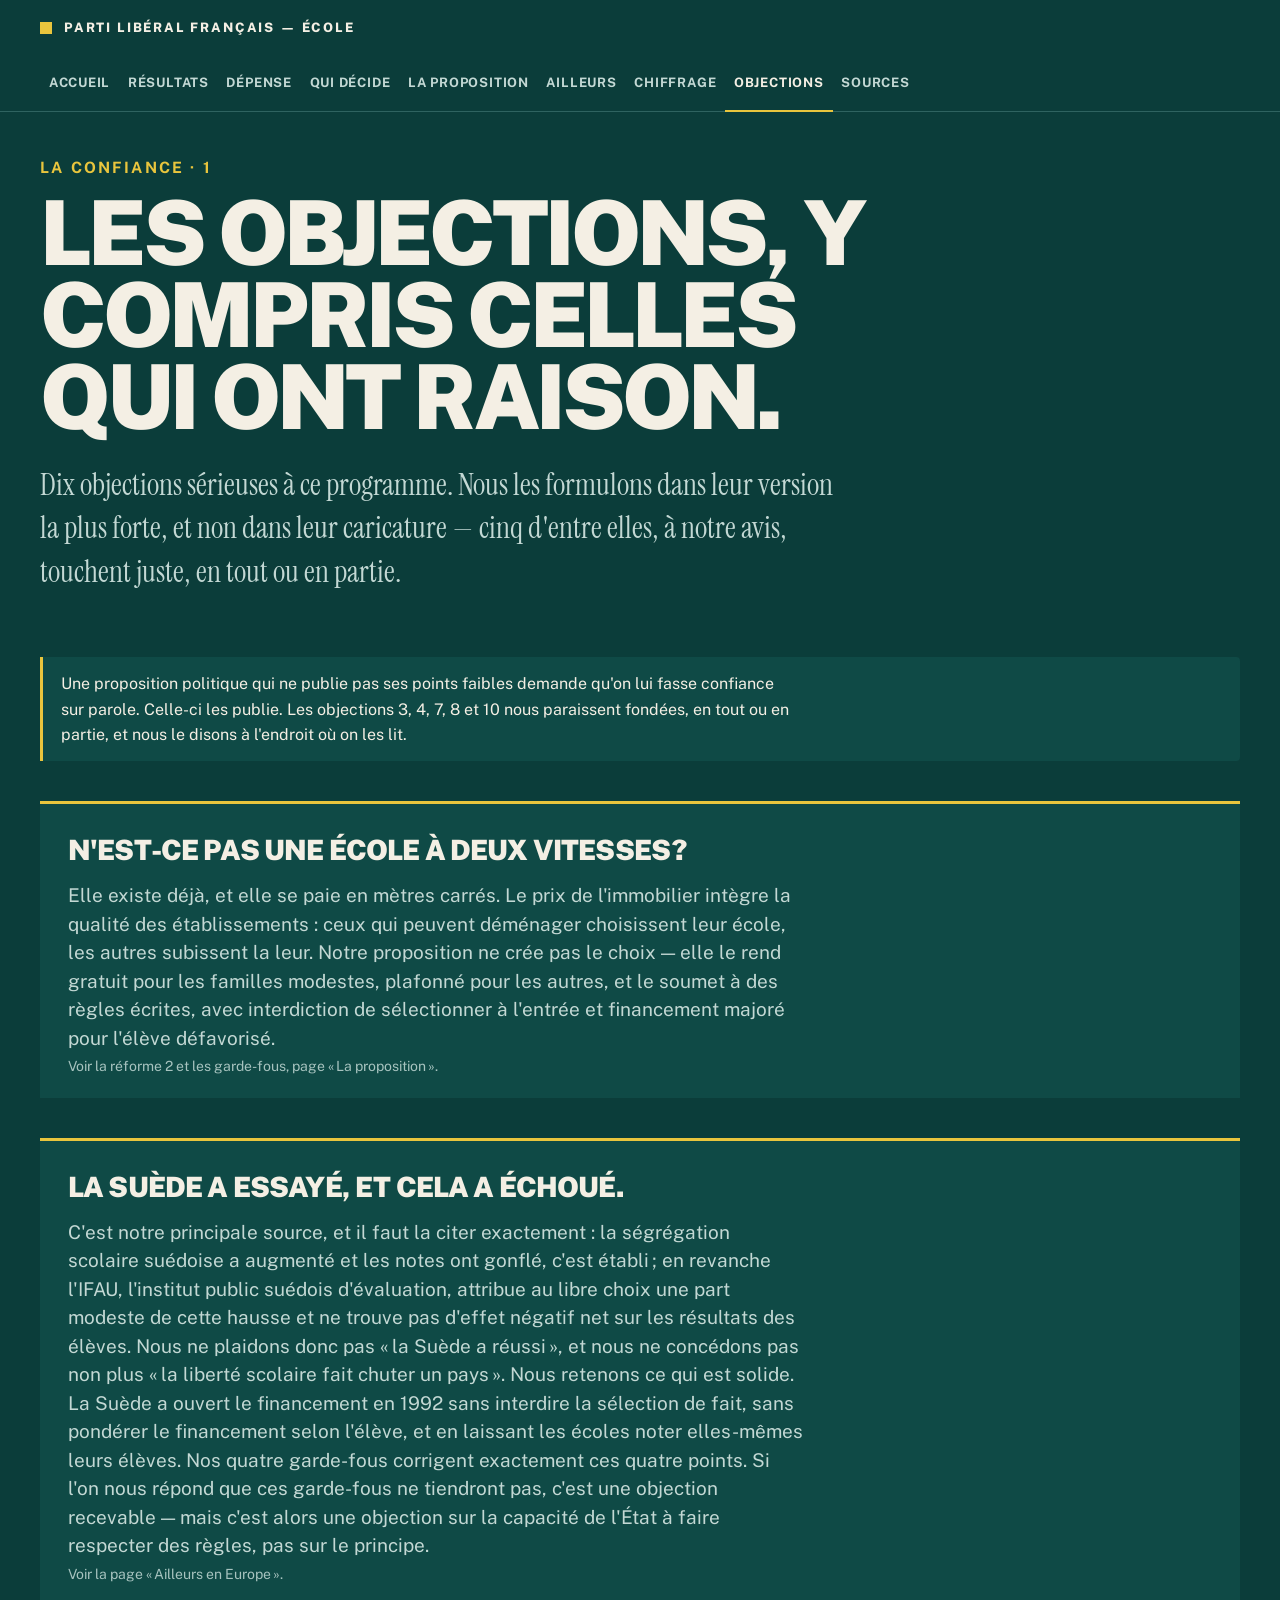
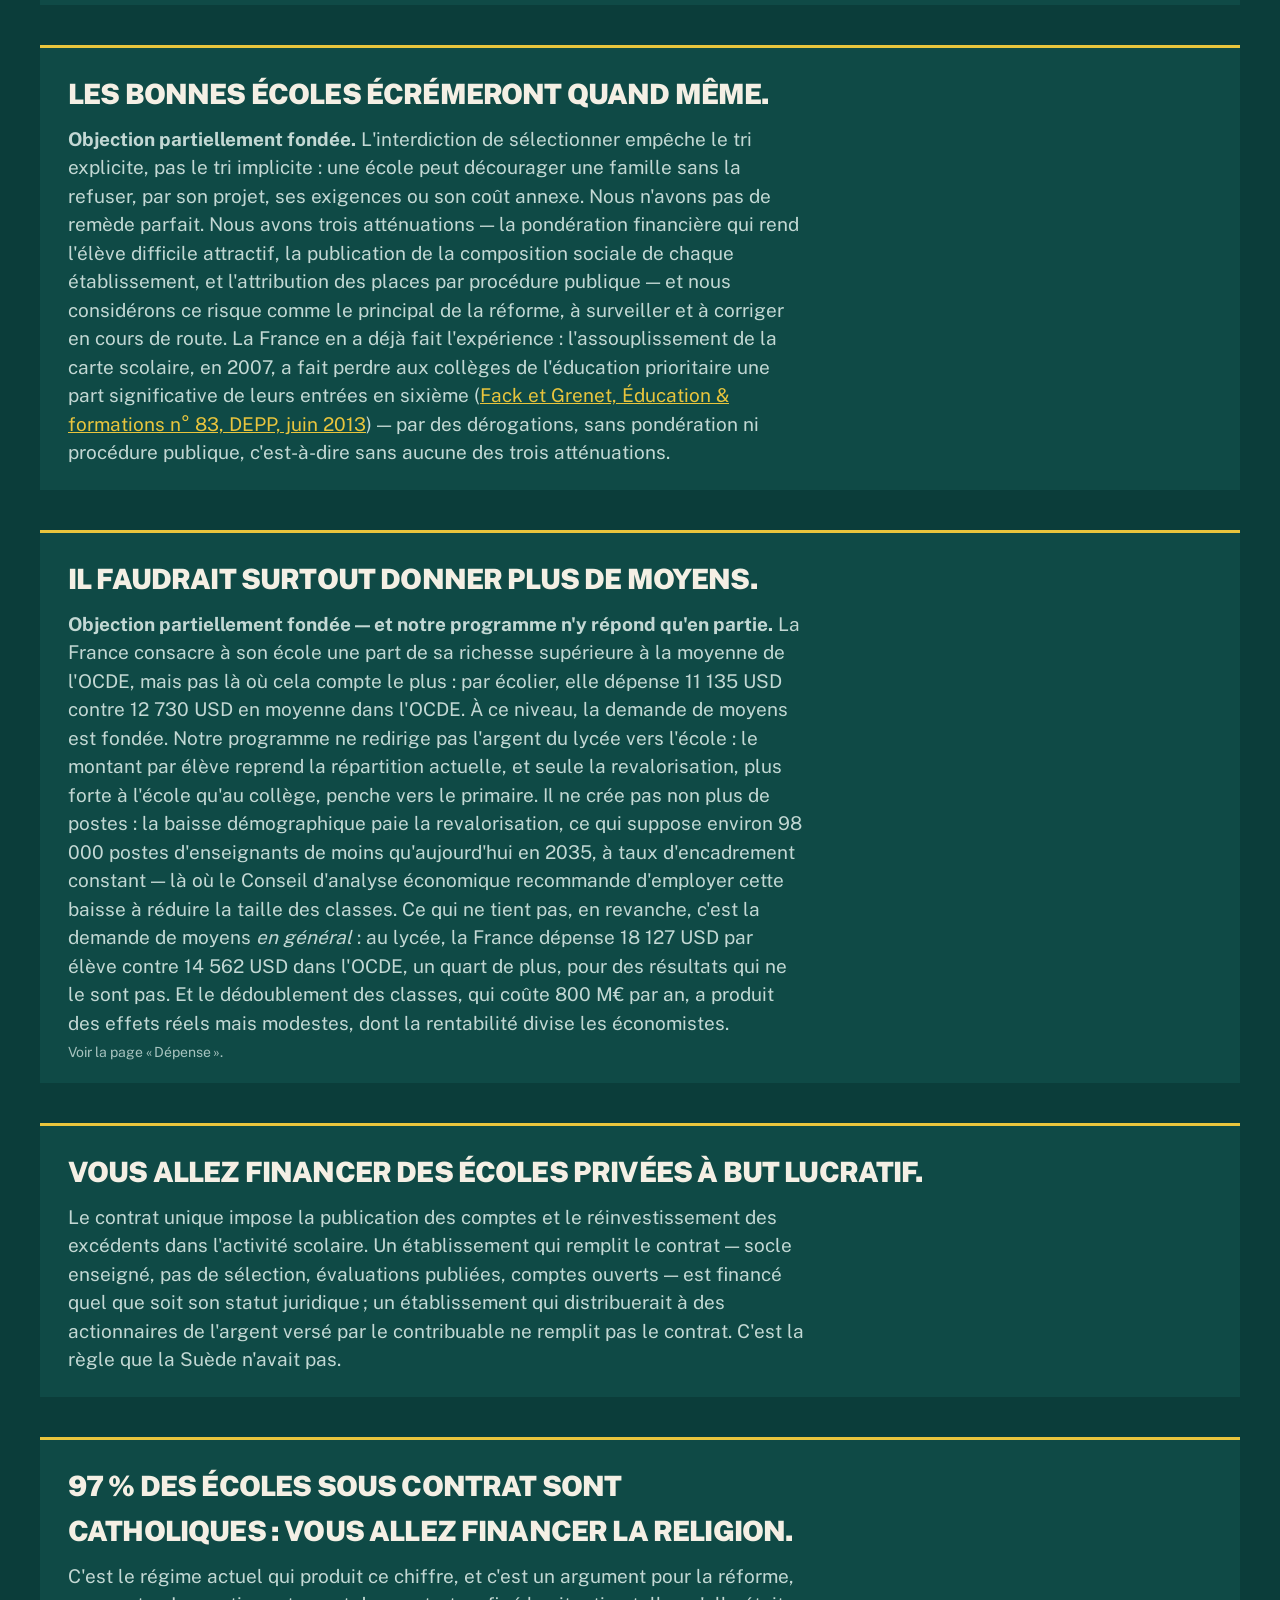
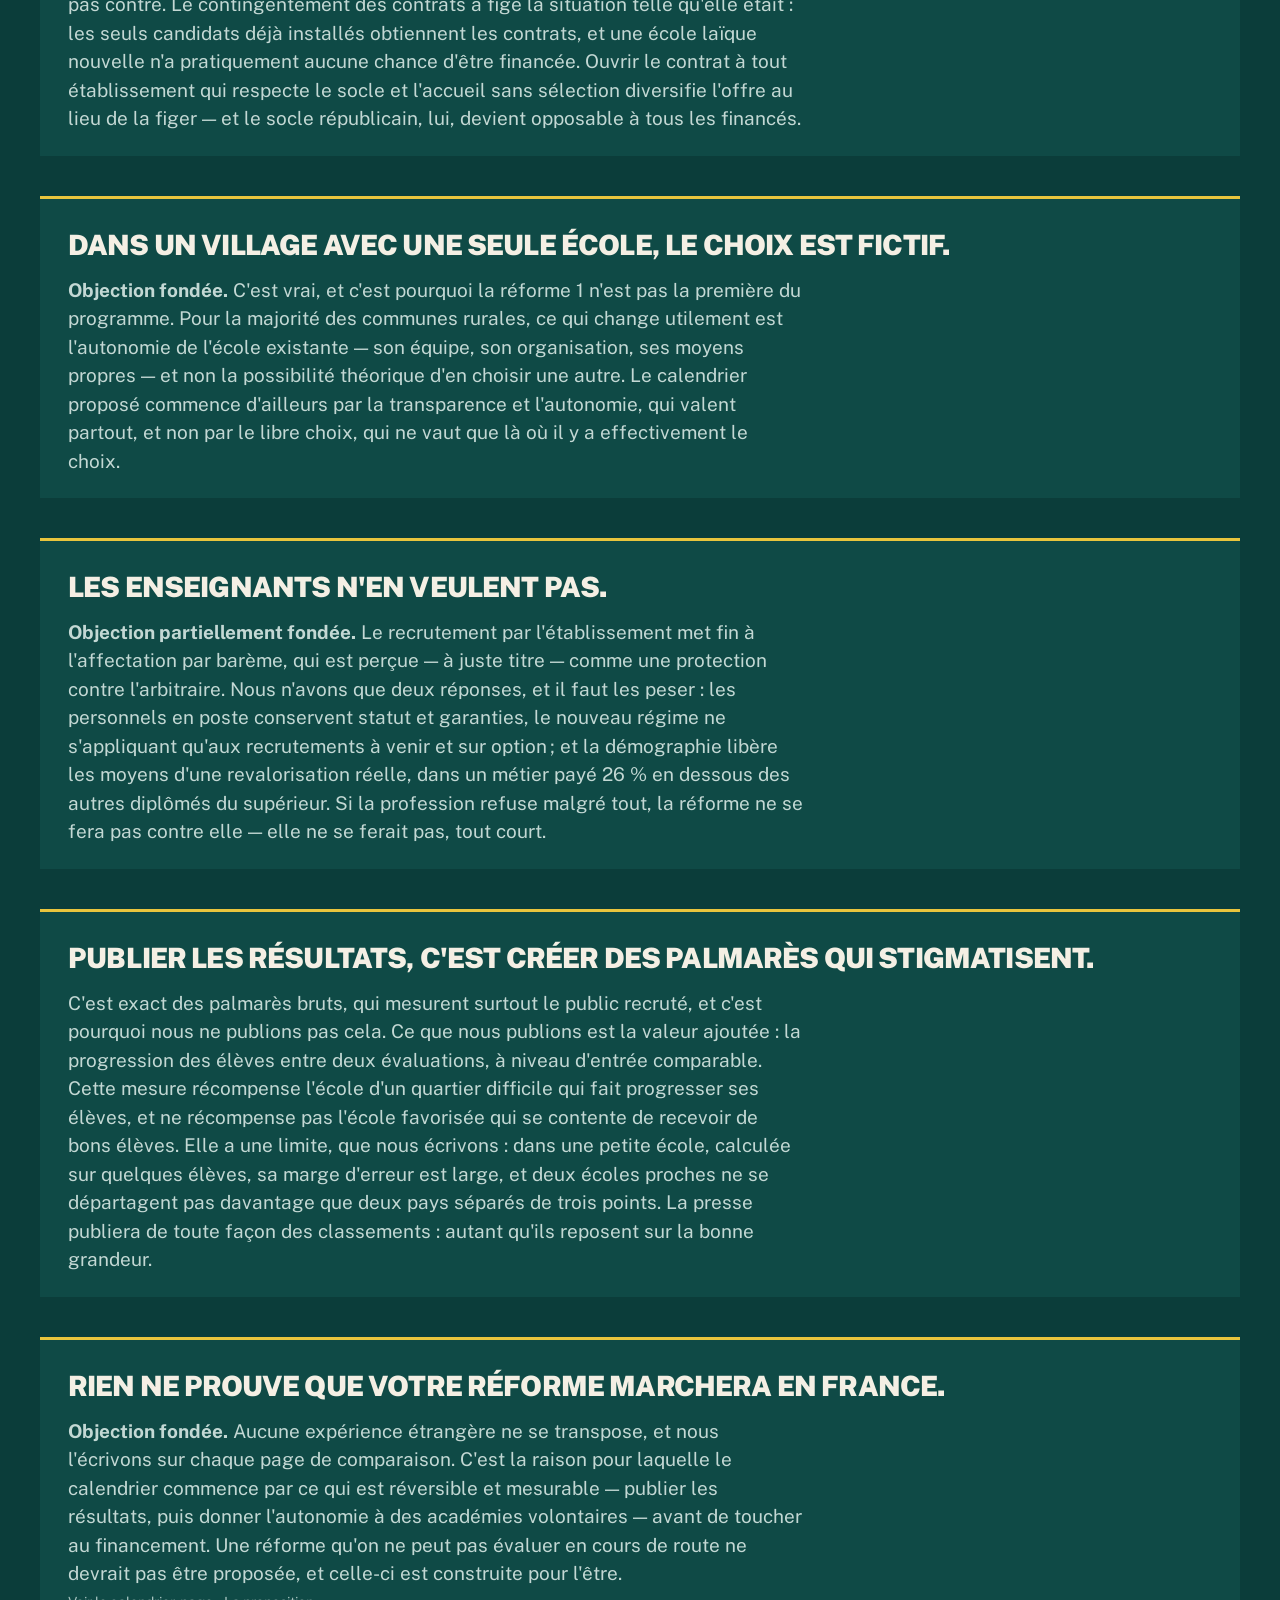
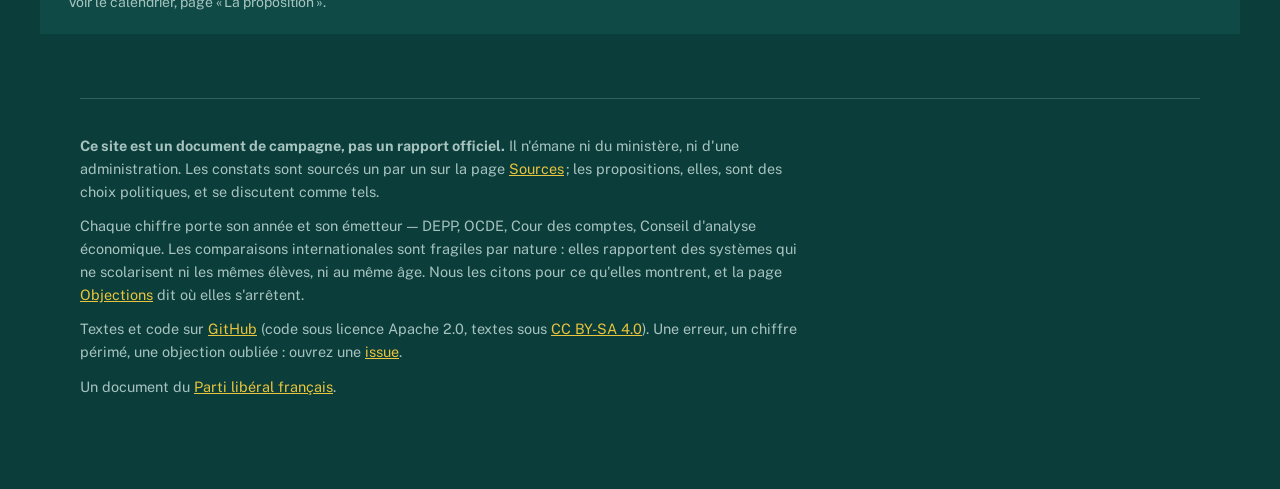
<file: objections.html>
<!doctype html>
<html lang="fr">
<head>
<meta charset="utf-8">
<meta name="viewport" content="width=device-width, initial-scale=1">
<!-- La couleur de la barre du navigateur sur un téléphone : celle de la page,
     pour que la page commence où elle commence. -->
<meta name="theme-color" content="#0b3d3a">
<title>Objections — École : le programme libéral</title>
<meta name="description" content="Les dix objections sérieuses à la liberté scolaire, et ce que nous y répondons — y compris quand elles ont raison.">
<link rel="icon" href="moteur/icone.svg" type="image/svg+xml">
<link rel="apple-touch-icon" href="moteur/icone.svg">
<!-- La feuille est extraite de src/education/gabarit.py par
     scripts/construire_site.py : elle n'existe qu'à un seul endroit. -->
<link rel="stylesheet" href="moteur/style.css">
<meta property="og:title" content="Objections — École : le programme libéral">
<meta property="og:description" content="Les dix objections sérieuses à la liberté scolaire, et ce que nous y répondons — y compris quand elles ont raison.">
<meta property="og:type" content="website">
<meta property="og:locale" content="fr_FR">
</head>
<body>
<a class="evitement" href="#contenu">Aller au contenu</a>
<header class="bandeau"><div class="interieur">
  <p class="nom"><a href="index.html"><span>Parti libéral français — École</span></a></p>
  <nav aria-label="Navigation principale"><span class="groupe"><span class="etiquette">Le site</span><span class="liens"><a href="index.html">Accueil</a></span></span><span class="groupe"><span class="etiquette">Le constat</span><span class="liens"><a href="resultats.html">Résultats</a><a href="depense.html">Dépense</a><a href="gouvernance.html">Qui décide</a></span></span><span class="groupe"><span class="etiquette">La proposition</span><span class="liens"><a href="proposition.html">La proposition</a><a href="comparaisons.html">Ailleurs</a><a href="chiffrage.html">Chiffrage</a></span></span><span class="groupe"><span class="etiquette">La confiance</span><span class="liens"><a href="objections.html" aria-current="page">Objections</a><a href="sources.html">Sources</a></span></span></nav>
</div></header>
<main id="contenu">
<div class="affiche"><p class="surtitre">La confiance · 1</p><h1>Les objections, y compris celles qui ont raison.</h1><p class="chapeau">Dix objections sérieuses à ce programme. Nous les formulons dans leur version la plus forte, et non dans leur caricature — cinq d'entre elles, à notre avis, touchent juste, en tout ou en partie.</p></div><div class="note resume"><p>Une proposition politique qui ne publie pas ses points faibles demande qu'on lui fasse confiance sur parole. Celle-ci les publie. Les objections 3, 4, 7, 8 et 10 nous paraissent fondées, en tout ou en partie, et nous le disons à l'endroit où on les lit.</p></div><section class="cle" id="deux-vitesses"><h3>N'est-ce pas une école à deux vitesses ?</h3><p class="reponse">Elle existe déjà, et elle se paie en mètres carrés. Le prix de l'immobilier intègre la qualité des établissements : ceux qui peuvent déménager choisissent leur école, les autres subissent la leur. Notre proposition ne crée pas le choix — elle le rend gratuit pour les familles modestes, plafonné pour les autres, et le soumet à des règles écrites, avec interdiction de sélectionner à l'entrée et financement majoré pour l'élève défavorisé.</p><p class="source">Voir la réforme 2 et les garde-fous, page « La proposition ».</p></section><section class="cle" id="suede"><h3>La Suède a essayé, et cela a échoué.</h3><p class="reponse">C'est notre principale source, et il faut la citer exactement : la ségrégation scolaire suédoise a augmenté et les notes ont gonflé, c'est établi ; en revanche l'IFAU, l'institut public suédois d'évaluation, attribue au libre choix une part modeste de cette hausse et ne trouve pas d'effet négatif net sur les résultats des élèves. Nous ne plaidons donc pas « la Suède a réussi », et nous ne concédons pas non plus « la liberté scolaire fait chuter un pays ». Nous retenons ce qui est solide. La Suède a ouvert le financement en 1992 sans interdire la sélection de fait, sans pondérer le financement selon l'élève, et en laissant les écoles noter elles-mêmes leurs élèves. Nos quatre garde-fous corrigent exactement ces quatre points. Si l'on nous répond que ces garde-fous ne tiendront pas, c'est une objection recevable — mais c'est alors une objection sur la capacité de l'État à faire respecter des règles, pas sur le principe.</p><p class="source">Voir la page « Ailleurs en Europe ».</p></section><section class="cle" id="ecremage"><h3>Les bonnes écoles écrémeront quand même.</h3><p class="reponse"><strong>Objection partiellement fondée.</strong> L'interdiction de sélectionner empêche le tri explicite, pas le tri implicite : une école peut décourager une famille sans la refuser, par son projet, ses exigences ou son coût annexe. Nous n'avons pas de remède parfait. Nous avons trois atténuations — la pondération financière qui rend l'élève difficile attractif, la publication de la composition sociale de chaque établissement, et l'attribution des places par procédure publique — et nous considérons ce risque comme le principal de la réforme, à surveiller et à corriger en cours de route. La France en a déjà fait l'expérience : l'assouplissement de la carte scolaire, en 2007, a fait perdre aux collèges de l'éducation prioritaire une part significative de leurs entrées en sixième (<a href="https://archives-statistiques-depp.education.gouv.fr/Default/doc/SYRACUSE/13199/les-effets-de-l-assouplissement-de-la-carte-scolaire-dans-l-education-prioritaire">Fack et Grenet, Éducation &amp; formations n° 83, DEPP, juin 2013</a>) — par des dérogations, sans pondération ni procédure publique, c'est-à-dire sans aucune des trois atténuations.</p></section><section class="cle" id="moyens"><h3>Il faudrait surtout donner plus de moyens.</h3><p class="reponse"><strong>Objection partiellement fondée — et notre programme n'y répond qu'en partie.</strong> La France consacre à son école une part de sa richesse supérieure à la moyenne de l'OCDE, mais pas là où cela compte le plus : par écolier, elle dépense 11 135 USD contre 12 730 USD en moyenne dans l'OCDE. À ce niveau, la demande de moyens est fondée. Notre programme ne redirige pas l'argent du lycée vers l'école : le montant par élève reprend la répartition actuelle, et seule la revalorisation, plus forte à l'école qu'au collège, penche vers le primaire. Il ne crée pas non plus de postes : la baisse démographique paie la revalorisation, ce qui suppose environ 98 000 postes d'enseignants de moins qu'aujourd'hui en 2035, à taux d'encadrement constant — là où le Conseil d'analyse économique recommande d'employer cette baisse à réduire la taille des classes. Ce qui ne tient pas, en revanche, c'est la demande de moyens <em>en général</em> : au lycée, la France dépense 18 127 USD par élève contre 14 562 USD dans l'OCDE, un quart de plus, pour des résultats qui ne le sont pas. Et le dédoublement des classes, qui coûte 800 M€ par an, a produit des effets réels mais modestes, dont la rentabilité divise les économistes.</p><p class="source">Voir la page « Dépense ».</p></section><section class="cle" id="prive-lucratif"><h3>Vous allez financer des écoles privées à but lucratif.</h3><p class="reponse">Le contrat unique impose la publication des comptes et le réinvestissement des excédents dans l'activité scolaire. Un établissement qui remplit le contrat — socle enseigné, pas de sélection, évaluations publiées, comptes ouverts — est financé quel que soit son statut juridique ; un établissement qui distribuerait à des actionnaires de l'argent versé par le contribuable ne remplit pas le contrat. C'est la règle que la Suède n'avait pas.</p></section><section class="cle" id="laicite"><h3>97 % des écoles sous contrat sont catholiques : vous allez financer la religion.</h3><p class="reponse">C'est le régime actuel qui produit ce chiffre, et c'est un argument pour la réforme, pas contre. Le contingentement des contrats a figé la situation telle qu'elle était : les seuls candidats déjà installés obtiennent les contrats, et une école laïque nouvelle n'a pratiquement aucune chance d'être financée. Ouvrir le contrat à tout établissement qui respecte le socle et l'accueil sans sélection diversifie l'offre au lieu de la figer — et le socle républicain, lui, devient opposable à tous les financés.</p></section><section class="cle" id="ruralite"><h3>Dans un village avec une seule école, le choix est fictif.</h3><p class="reponse"><strong>Objection fondée.</strong> C'est vrai, et c'est pourquoi la réforme 1 n'est pas la première du programme. Pour la majorité des communes rurales, ce qui change utilement est l'autonomie de l'école existante — son équipe, son organisation, ses moyens propres — et non la possibilité théorique d'en choisir une autre. Le calendrier proposé commence d'ailleurs par la transparence et l'autonomie, qui valent partout, et non par le libre choix, qui ne vaut que là où il y a effectivement le choix.</p></section><section class="cle" id="enseignants"><h3>Les enseignants n'en veulent pas.</h3><p class="reponse"><strong>Objection partiellement fondée.</strong> Le recrutement par l'établissement met fin à l'affectation par barème, qui est perçue — à juste titre — comme une protection contre l'arbitraire. Nous n'avons que deux réponses, et il faut les peser : les personnels en poste conservent statut et garanties, le nouveau régime ne s'appliquant qu'aux recrutements à venir et sur option ; et la démographie libère les moyens d'une revalorisation réelle, dans un métier payé 26 % en dessous des autres diplômés du supérieur. Si la profession refuse malgré tout, la réforme ne se fera pas contre elle — elle ne se ferait pas, tout court.</p></section><section class="cle" id="classement"><h3>Publier les résultats, c'est créer des palmarès qui stigmatisent.</h3><p class="reponse">C'est exact des palmarès bruts, qui mesurent surtout le public recruté, et c'est pourquoi nous ne publions pas cela. Ce que nous publions est la valeur ajoutée : la progression des élèves entre deux évaluations, à niveau d'entrée comparable. Cette mesure récompense l'école d'un quartier difficile qui fait progresser ses élèves, et ne récompense pas l'école favorisée qui se contente de recevoir de bons élèves. Elle a une limite, que nous écrivons : dans une petite école, calculée sur quelques élèves, sa marge d'erreur est large, et deux écoles proches ne se départagent pas davantage que deux pays séparés de trois points. La presse publiera de toute façon des classements : autant qu'ils reposent sur la bonne grandeur.</p></section><section class="cle" id="preuve"><h3>Rien ne prouve que votre réforme marchera en France.</h3><p class="reponse"><strong>Objection fondée.</strong> Aucune expérience étrangère ne se transpose, et nous l'écrivons sur chaque page de comparaison. C'est la raison pour laquelle le calendrier commence par ce qui est réversible et mesurable — publier les résultats, puis donner l'autonomie à des académies volontaires — avant de toucher au financement. Une réforme qu'on ne peut pas évaluer en cours de route ne devrait pas être proposée, et celle-ci est construite pour l'être.</p><p class="source">Voir le calendrier, page « La proposition ».</p></section>
<footer>
  <p><strong>Ce site est un document de campagne, pas un rapport officiel.</strong>
  Il n'émane ni du ministère, ni d'une administration. Les constats sont
  sourcés un par un sur la page <a href="sources.html">Sources</a> ; les
  propositions, elles, sont des choix politiques, et se discutent comme tels.</p>
  <p>Chaque chiffre porte son année et son émetteur — DEPP, OCDE, Cour des
  comptes, Conseil d'analyse économique. Les comparaisons internationales sont
  fragiles par nature : elles rapportent des systèmes qui ne scolarisent ni les
  mêmes élèves, ni au même âge. Nous les citons pour ce qu'elles montrent, et
  la page <a href="objections.html">Objections</a> dit où elles s'arrêtent.</p>
  <p>Textes et code sur <a href="https://github.com/g-pliberal/education">GitHub</a> (code sous licence Apache 2.0,
  textes sous <a href="https://creativecommons.org/licenses/by-sa/4.0/deed.fr">CC BY-SA 4.0</a>).
  Une erreur, un chiffre périmé, une objection oubliée : ouvrez une
  <a href="https://github.com/g-pliberal/education/issues">issue</a>.</p>
  <p class="retour-site">Un document du
  <a href="https://partiliberalfrancais.fr/" target="_top">Parti libéral français</a>.</p>
</footer>
</main>
</body>
</html>
</file>
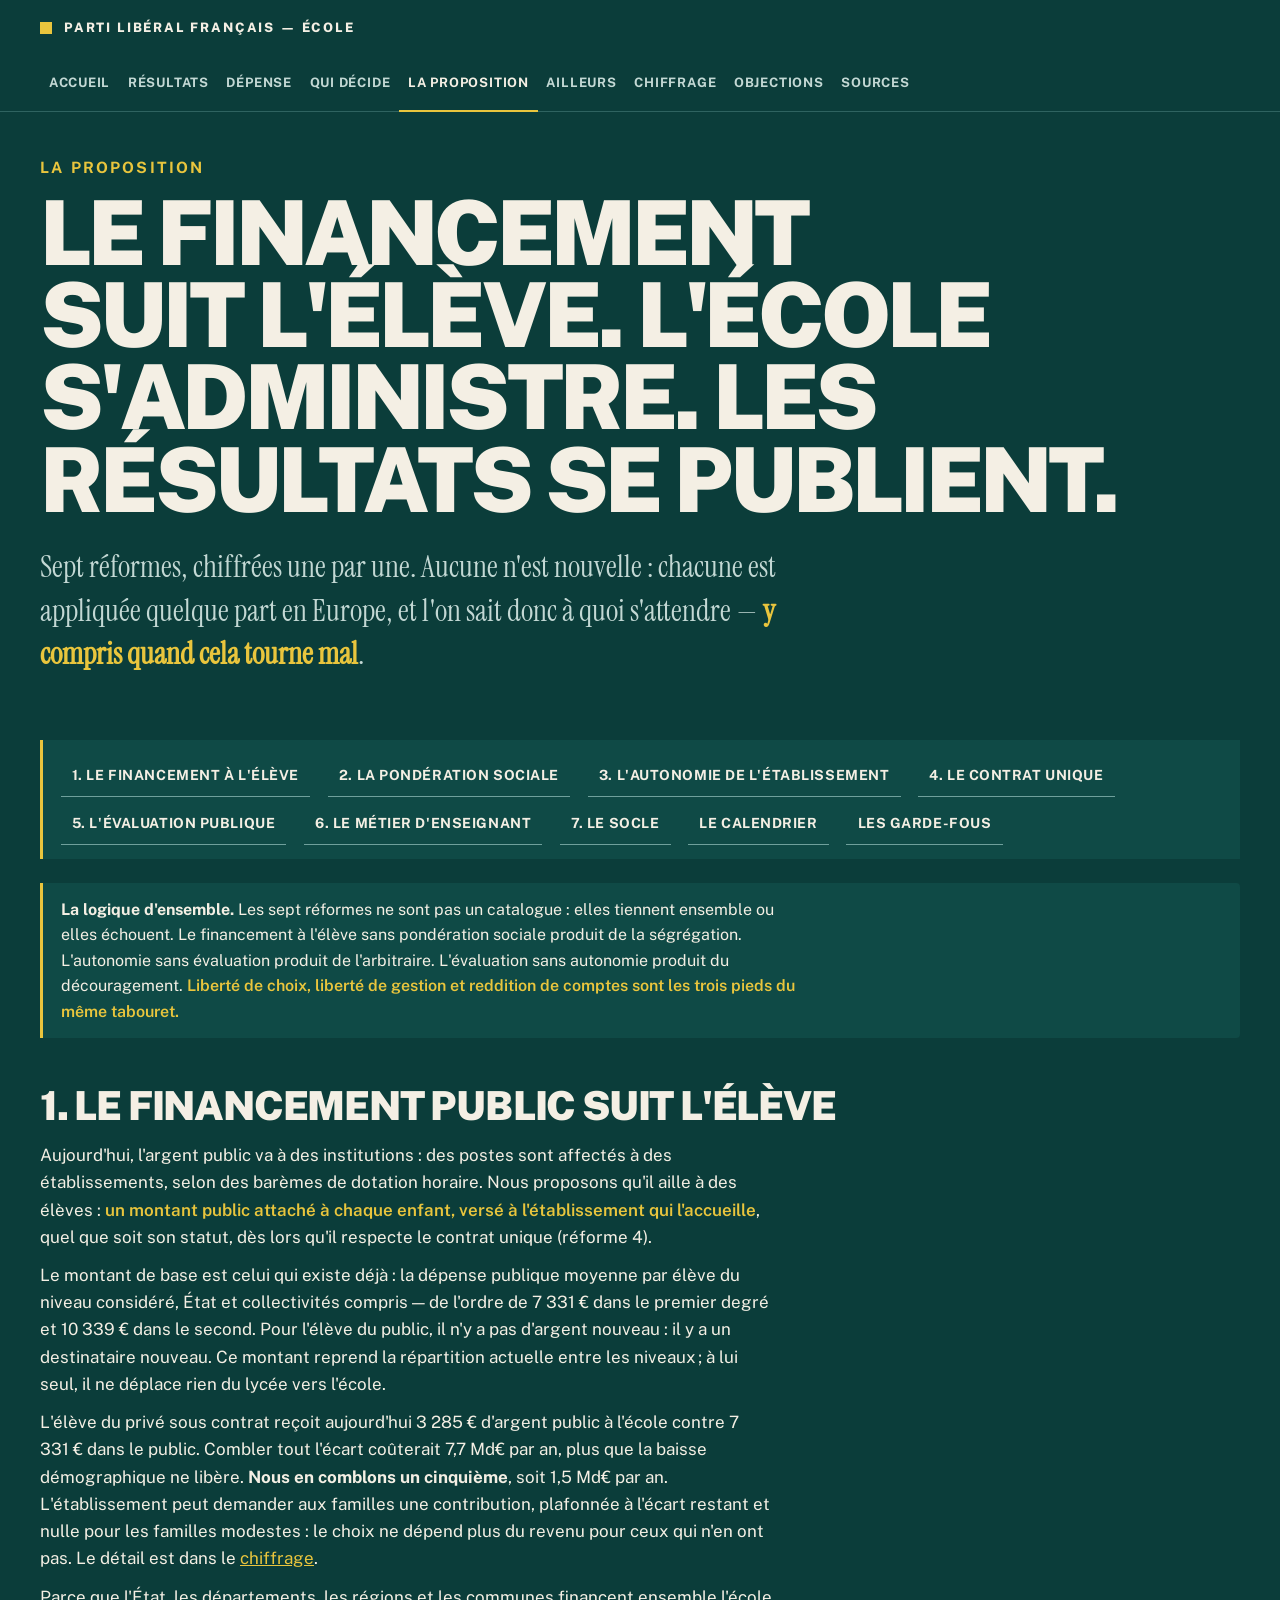
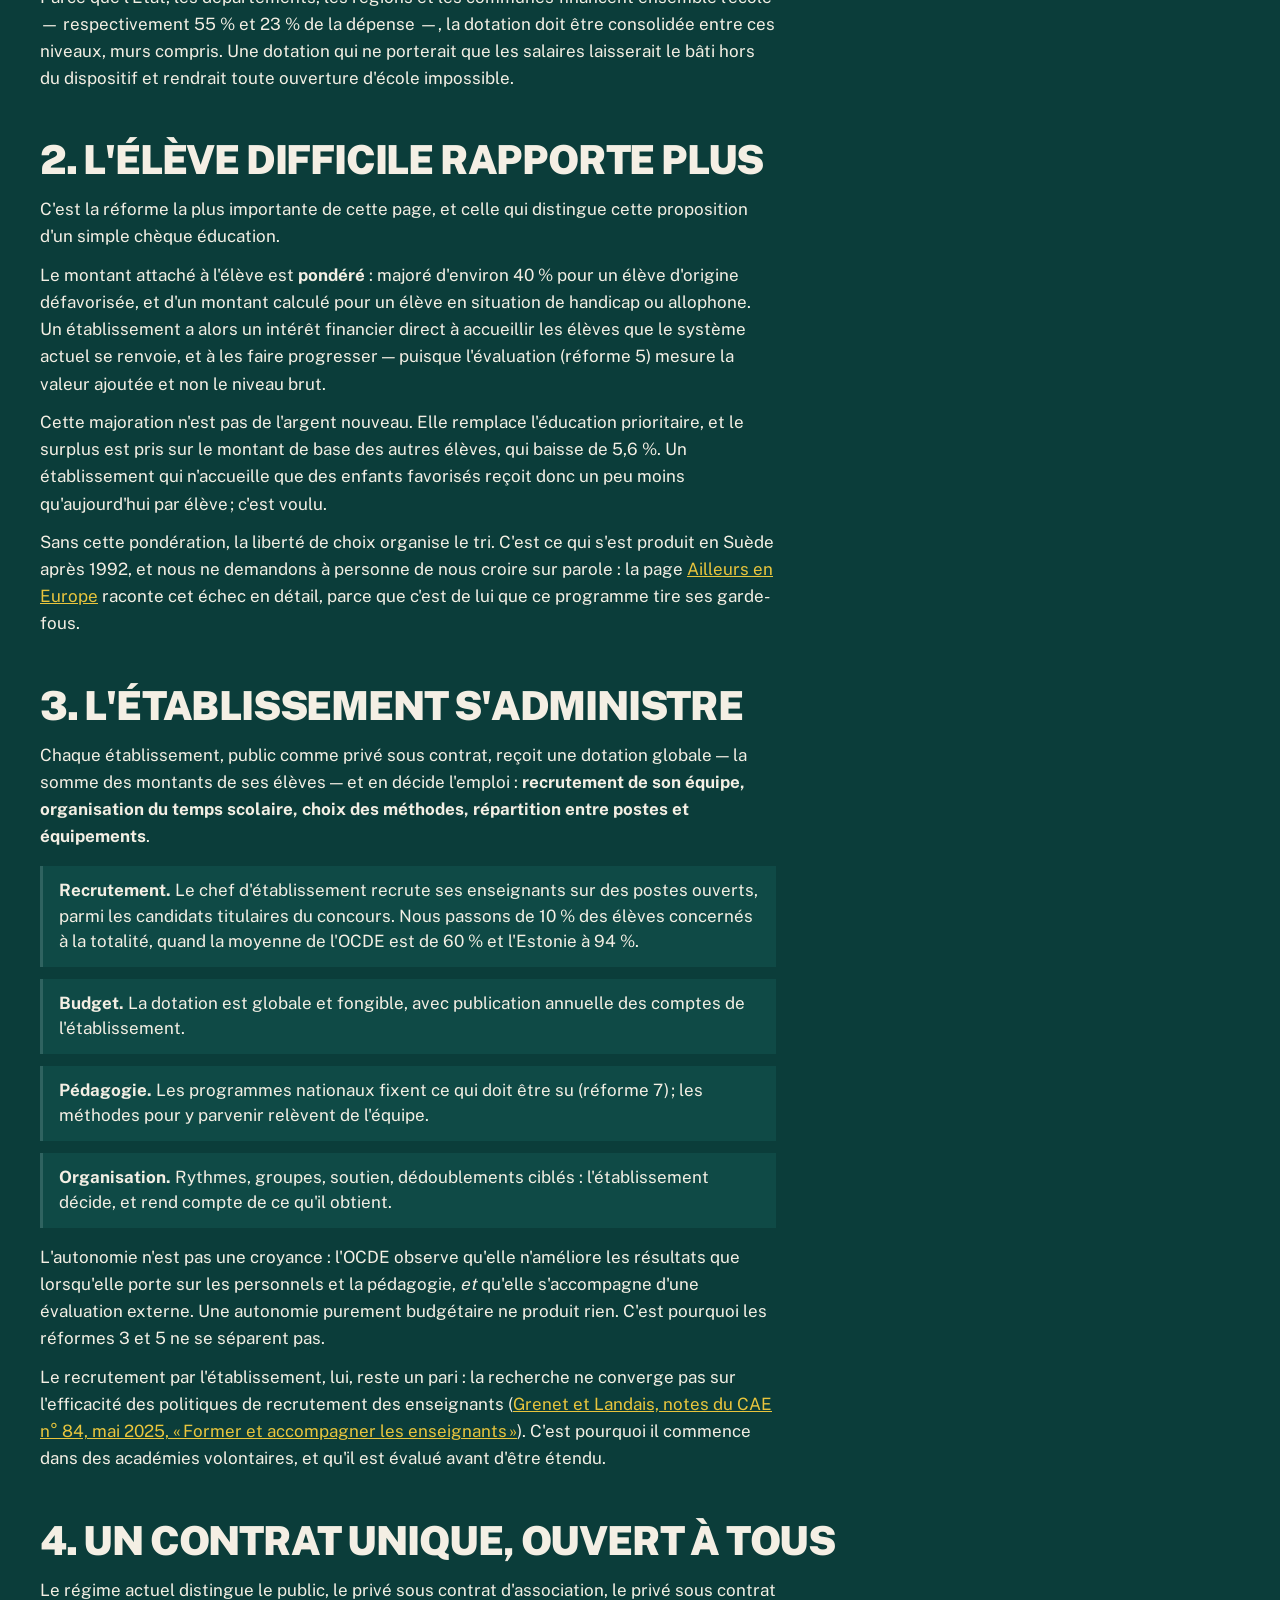
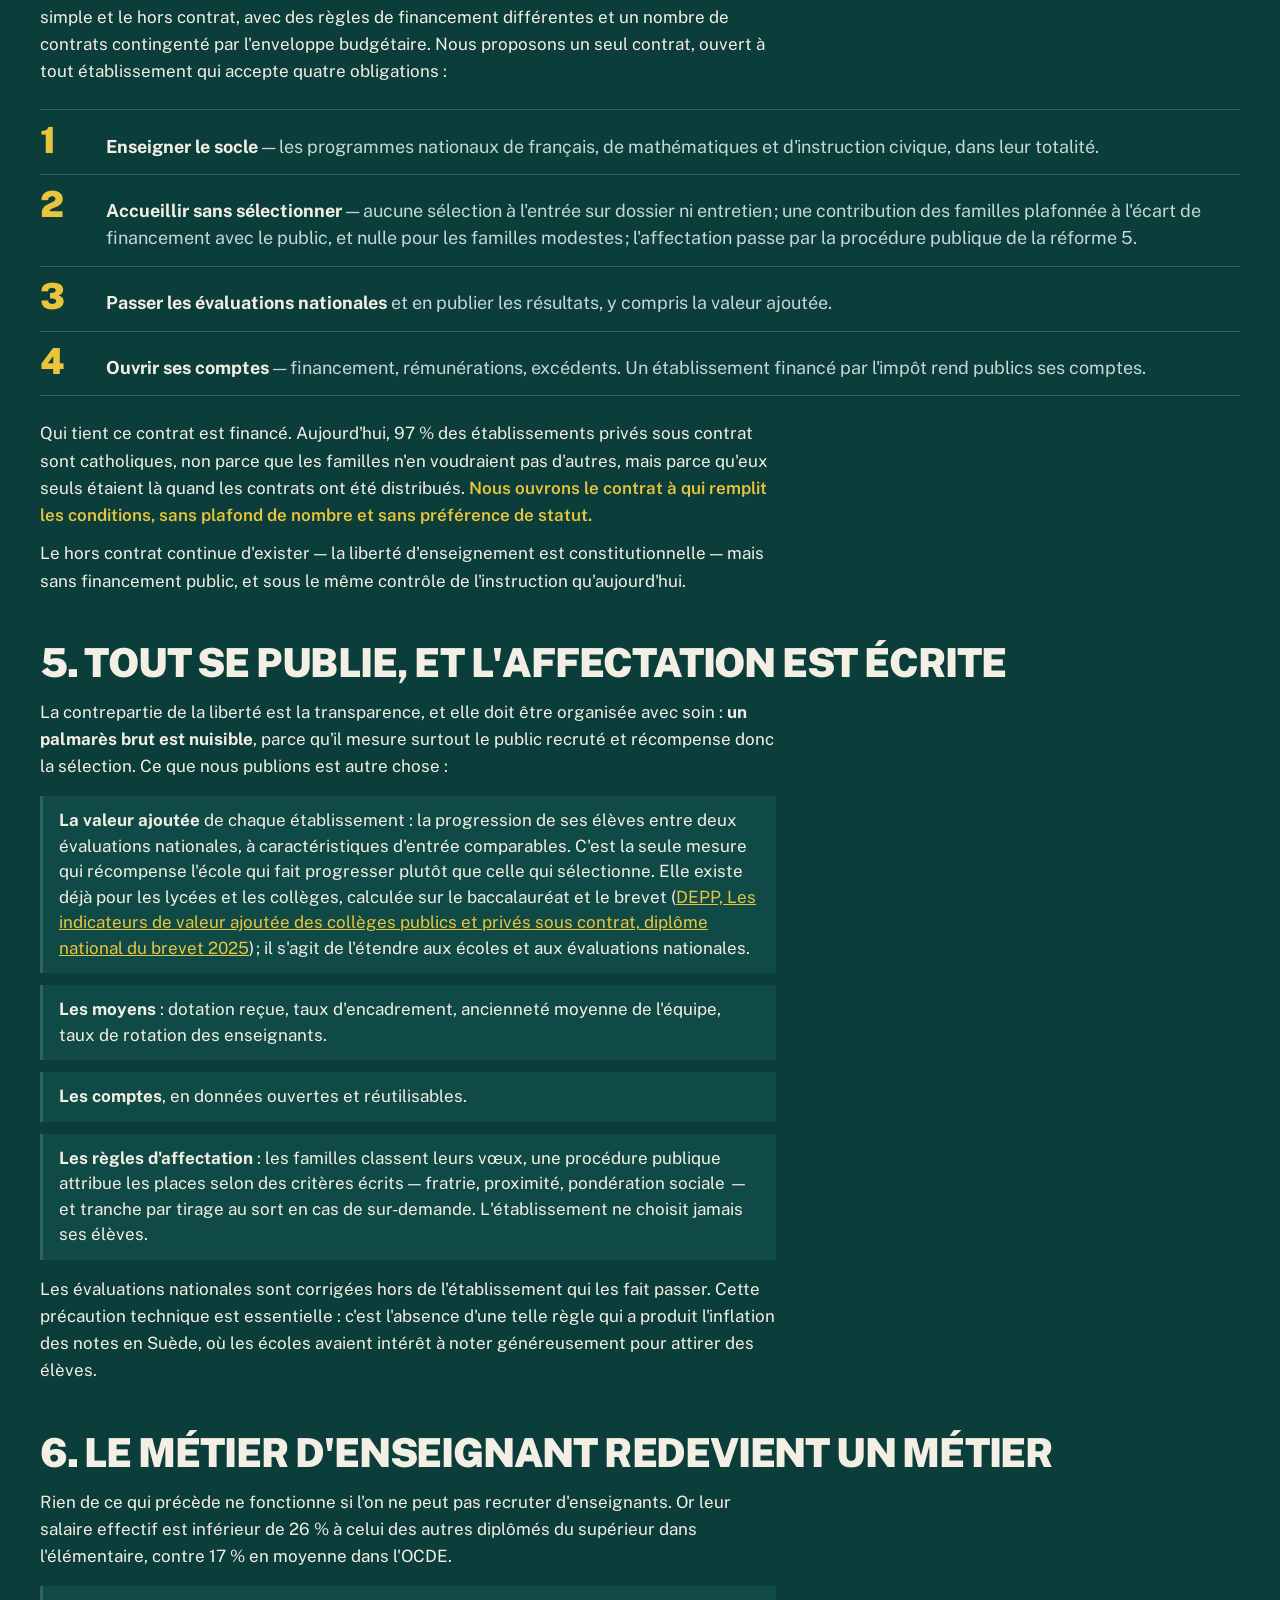
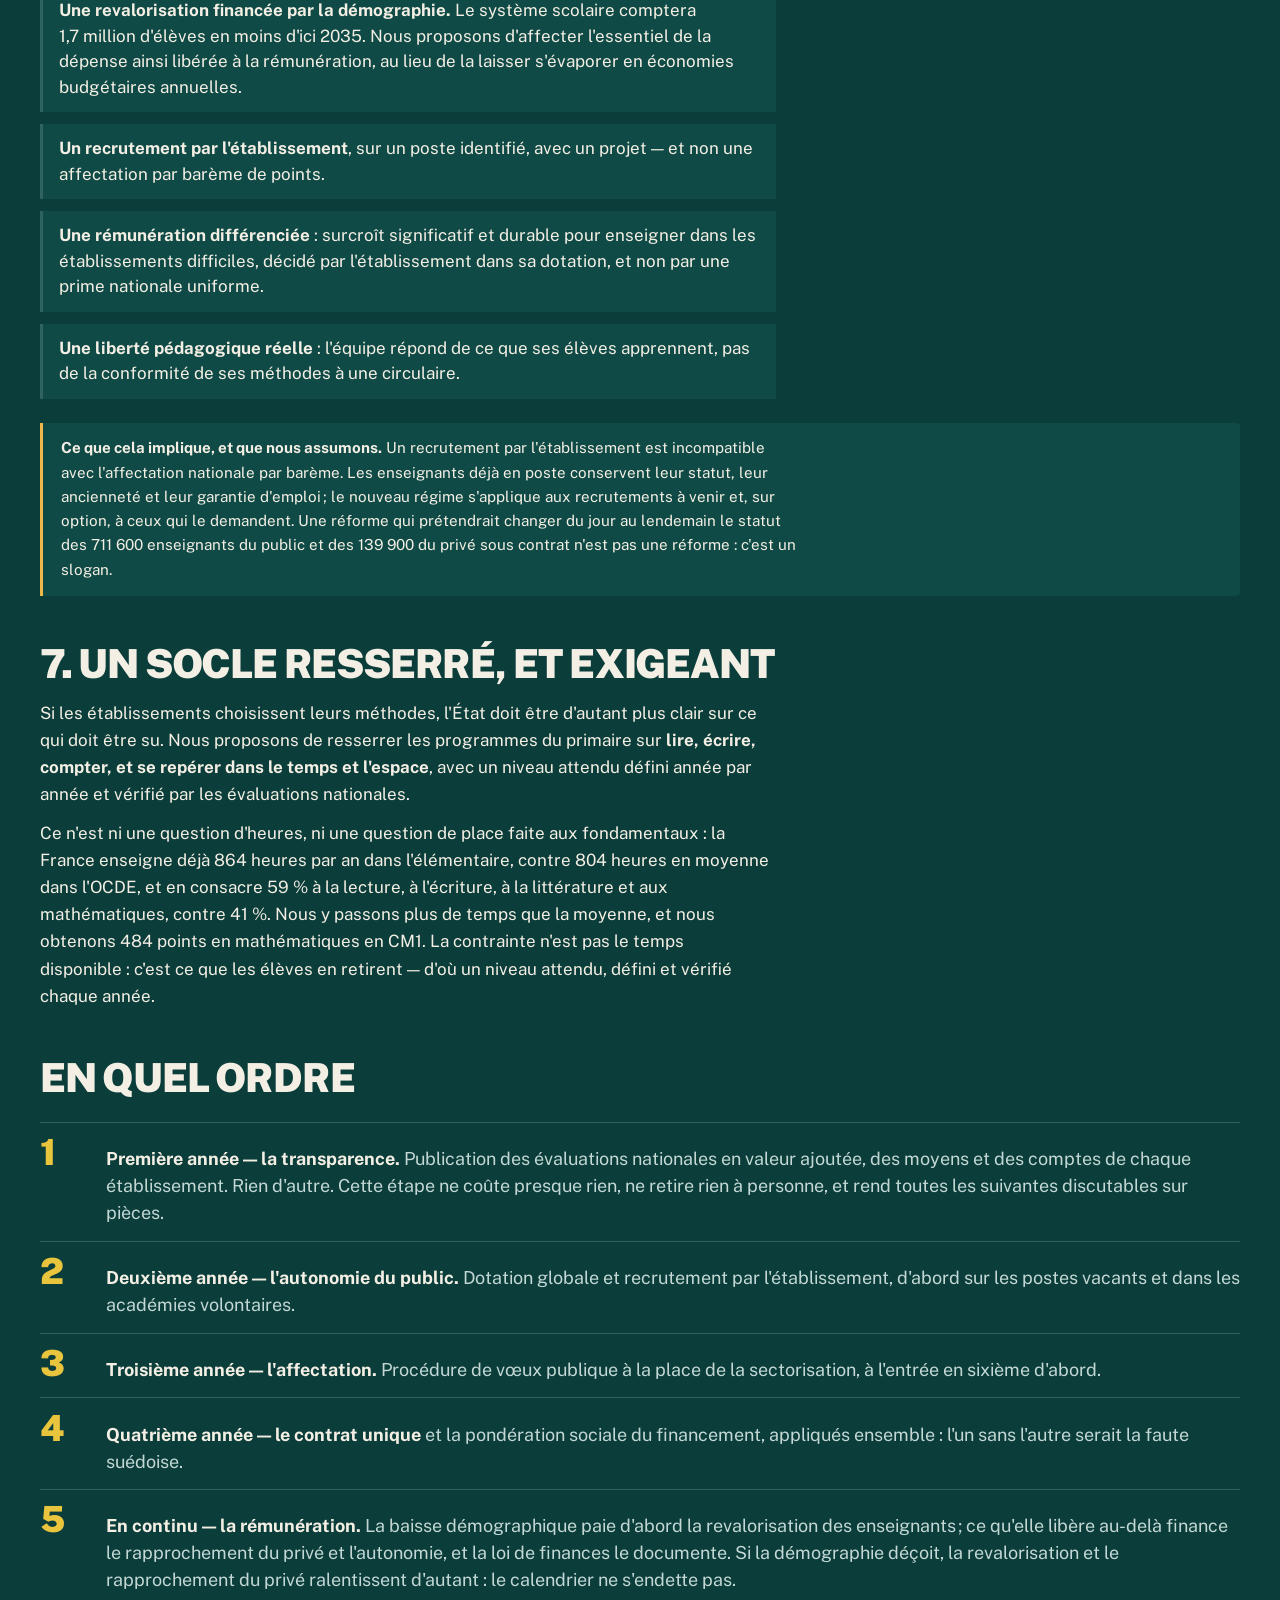
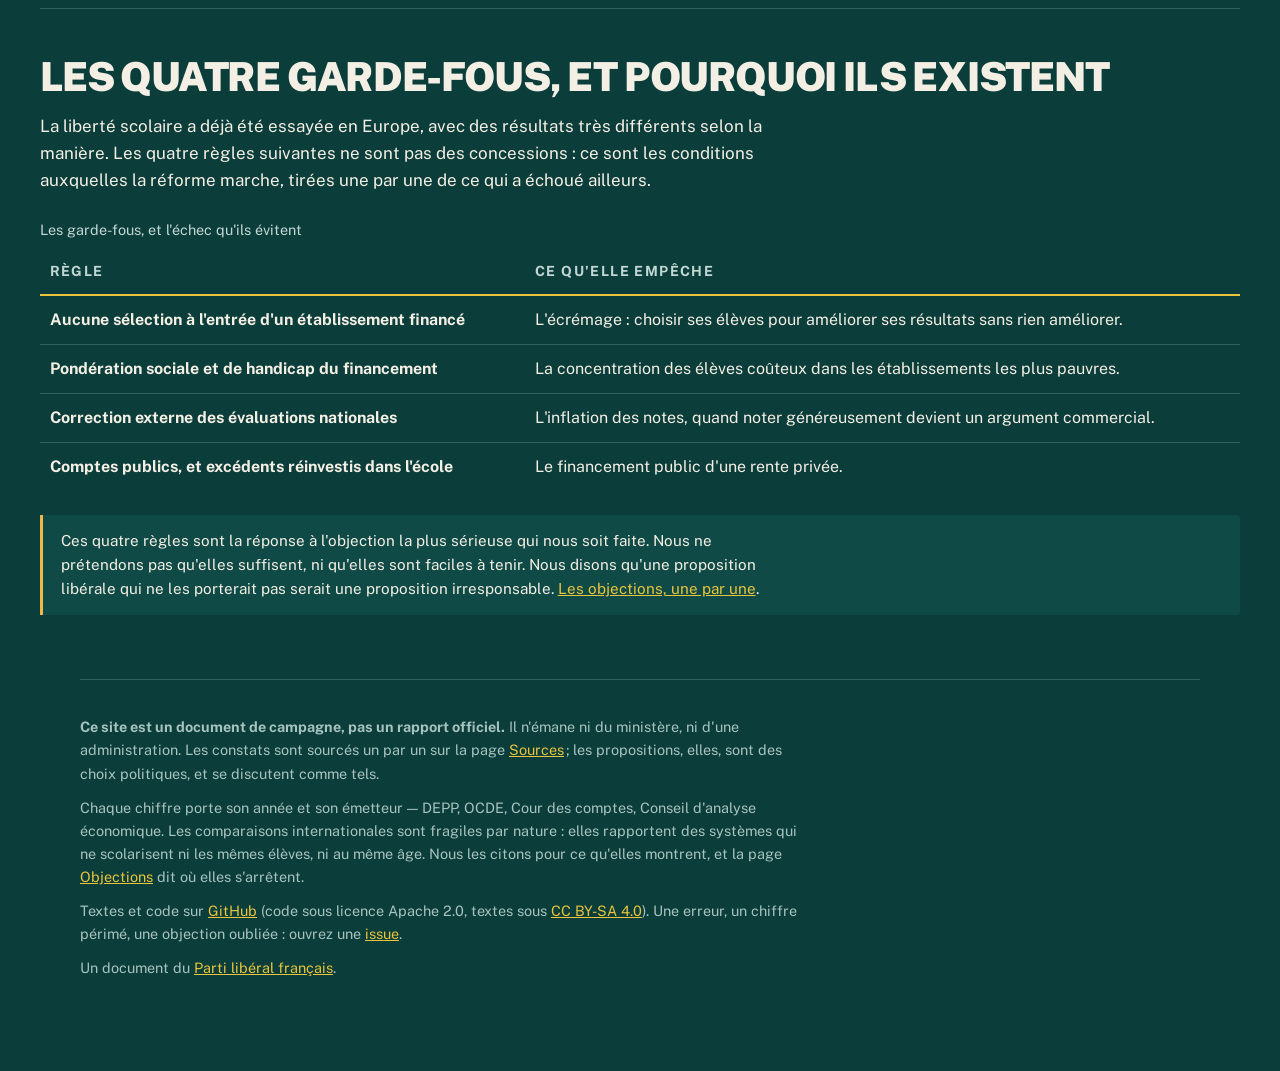
<file: proposition.html>
<!doctype html>
<html lang="fr">
<head>
<meta charset="utf-8">
<meta name="viewport" content="width=device-width, initial-scale=1">
<!-- La couleur de la barre du navigateur sur un téléphone : celle de la page,
     pour que la page commence où elle commence. -->
<meta name="theme-color" content="#0b3d3a">
<title>La proposition — École : le programme libéral</title>
<meta name="description" content="Sept réformes libérales de l'école : le financement suit l'élève, l'établissement s'administre, les résultats se publient, le métier d'enseignant redevient un métier.">
<link rel="icon" href="moteur/icone.svg" type="image/svg+xml">
<link rel="apple-touch-icon" href="moteur/icone.svg">
<!-- La feuille est extraite de src/education/gabarit.py par
     scripts/construire_site.py : elle n'existe qu'à un seul endroit. -->
<link rel="stylesheet" href="moteur/style.css">
<meta property="og:title" content="La proposition — École : le programme libéral">
<meta property="og:description" content="Sept réformes libérales de l'école : le financement suit l'élève, l'établissement s'administre, les résultats se publient, le métier d'enseignant redevient un métier.">
<meta property="og:type" content="website">
<meta property="og:locale" content="fr_FR">
</head>
<body>
<a class="evitement" href="#contenu">Aller au contenu</a>
<header class="bandeau"><div class="interieur">
  <p class="nom"><a href="index.html"><span>Parti libéral français — École</span></a></p>
  <nav aria-label="Navigation principale"><span class="groupe"><span class="etiquette">Le site</span><span class="liens"><a href="index.html">Accueil</a></span></span><span class="groupe"><span class="etiquette">Le constat</span><span class="liens"><a href="resultats.html">Résultats</a><a href="depense.html">Dépense</a><a href="gouvernance.html">Qui décide</a></span></span><span class="groupe"><span class="etiquette">La proposition</span><span class="liens"><a href="proposition.html" aria-current="page">La proposition</a><a href="comparaisons.html">Ailleurs</a><a href="chiffrage.html">Chiffrage</a></span></span><span class="groupe"><span class="etiquette">La confiance</span><span class="liens"><a href="objections.html">Objections</a><a href="sources.html">Sources</a></span></span></nav>
</div></header>
<main id="contenu">
<div class="affiche"><p class="surtitre">La proposition</p><h1>Le financement suit l'élève. L'école s'administre. Les résultats se publient.</h1><p class="chapeau">Sept réformes, chiffrées une par une. Aucune n'est nouvelle : chacune est appliquée quelque part en Europe, et l'on sait donc à quoi s'attendre — <strong class="cle-texte">y compris quand cela tourne mal</strong>.</p></div><nav class="plan" aria-label="Plan de la page"><p class="etiquette">Sur cette page</p><ol><li><a href="#financement">1. Le financement à l'élève</a></li><li><a href="#ponderation">2. La pondération sociale</a></li><li><a href="#autonomie">3. L'autonomie de l'établissement</a></li><li><a href="#contrat">4. Le contrat unique</a></li><li><a href="#evaluation">5. L'évaluation publique</a></li><li><a href="#metier">6. Le métier d'enseignant</a></li><li><a href="#socle">7. Le socle</a></li><li><a href="#calendrier">Le calendrier</a></li><li><a href="#garde-fous">Les garde-fous</a></li></ol></nav><div class="note resume"><p><strong>La logique d'ensemble.</strong> Les sept réformes ne sont pas un catalogue : elles tiennent ensemble ou elles échouent. Le financement à l'élève sans pondération sociale produit de la ségrégation. L'autonomie sans évaluation produit de l'arbitraire. L'évaluation sans autonomie produit du découragement. <strong class="cle-texte">Liberté de choix, liberté de gestion et reddition de comptes sont les trois pieds du même tabouret.</strong></p></div><h2 id="financement">1. Le financement public suit l'élève</h2><p>Aujourd'hui, l'argent public va à des institutions : des postes sont affectés à des établissements, selon des barèmes de dotation horaire. Nous proposons qu'il aille à des élèves : <strong class="cle-texte">un montant public attaché à chaque enfant, versé à l'établissement qui l'accueille</strong>, quel que soit son statut, dès lors qu'il respecte le contrat unique (réforme 4).</p><p>Le montant de base est celui qui existe déjà : la dépense publique moyenne par élève du niveau considéré, État et collectivités compris — de l'ordre de 7 331 € dans le premier degré et 10 339 € dans le second. Pour l'élève du public, il n'y a pas d'argent nouveau : il y a un destinataire nouveau. Ce montant reprend la répartition actuelle entre les niveaux ; à lui seul, il ne déplace rien du lycée vers l'école.</p><p>L'élève du privé sous contrat reçoit aujourd'hui 3 285 € d'argent public à l'école contre 7 331 € dans le public. Combler tout l'écart coûterait 7,7 Md€ par an, plus que la baisse démographique ne libère. <strong>Nous en comblons un cinquième</strong>, soit 1,5 Md€ par an. L'établissement peut demander aux familles une contribution, plafonnée à l'écart restant et nulle pour les familles modestes : le choix ne dépend plus du revenu pour ceux qui n'en ont pas. Le détail est dans le <a href="chiffrage.html">chiffrage</a>.</p><p>Parce que l'État, les départements, les régions et les communes financent ensemble l'école — respectivement 55 % et 23 % de la dépense —, la dotation doit être consolidée entre ces niveaux, murs compris. Une dotation qui ne porterait que les salaires laisserait le bâti hors du dispositif et rendrait toute ouverture d'école impossible.</p><h2 id="ponderation">2. L'élève difficile rapporte plus</h2><p>C'est la réforme la plus importante de cette page, et celle qui distingue cette proposition d'un simple chèque éducation.</p><p>Le montant attaché à l'élève est <strong>pondéré</strong> : majoré d'environ 40 % pour un élève d'origine défavorisée, et d'un montant calculé pour un élève en situation de handicap ou allophone. Un établissement a alors un intérêt financier direct à accueillir les élèves que le système actuel se renvoie, et à les faire progresser — puisque l'évaluation (réforme 5) mesure la valeur ajoutée et non le niveau brut.</p><p>Cette majoration n'est pas de l'argent nouveau. Elle remplace l'éducation prioritaire, et le surplus est pris sur le montant de base des autres élèves, qui baisse de 5,6 %. Un établissement qui n'accueille que des enfants favorisés reçoit donc un peu moins qu'aujourd'hui par élève ; c'est voulu.</p><p>Sans cette pondération, la liberté de choix organise le tri. C'est ce qui s'est produit en Suède après 1992, et nous ne demandons à personne de nous croire sur parole : la page <a href="comparaisons.html">Ailleurs en Europe</a> raconte cet échec en détail, parce que c'est de lui que ce programme tire ses garde-fous.</p><h2 id="autonomie">3. L'établissement s'administre</h2><p>Chaque établissement, public comme privé sous contrat, reçoit une dotation globale — la somme des montants de ses élèves — et en décide l'emploi : <strong>recrutement de son équipe, organisation du temps scolaire, choix des méthodes, répartition entre postes et équipements</strong>.</p><ul class="leviers"><li><strong>Recrutement.</strong> Le chef d'établissement recrute ses enseignants sur des postes ouverts, parmi les candidats titulaires du concours. Nous passons de 10 % des élèves concernés à la totalité, quand la moyenne de l'OCDE est de 60 % et l'Estonie à 94 %.</li><li><strong>Budget.</strong> La dotation est globale et fongible, avec publication annuelle des comptes de l'établissement.</li><li><strong>Pédagogie.</strong> Les programmes nationaux fixent ce qui doit être su (réforme 7) ; les méthodes pour y parvenir relèvent de l'équipe.</li><li><strong>Organisation.</strong> Rythmes, groupes, soutien, dédoublements ciblés : l'établissement décide, et rend compte de ce qu'il obtient.</li></ul><p>L'autonomie n'est pas une croyance : l'OCDE observe qu'elle n'améliore les résultats que lorsqu'elle porte sur les personnels et la pédagogie, <em>et</em> qu'elle s'accompagne d'une évaluation externe. Une autonomie purement budgétaire ne produit rien. C'est pourquoi les réformes 3 et 5 ne se séparent pas.</p><p>Le recrutement par l'établissement, lui, reste un pari : la recherche ne converge pas sur l'efficacité des politiques de recrutement des enseignants (<a href="https://cae-eco.fr/static/pdf/cae084-education-250514.pdf">Grenet et Landais, notes du CAE n° 84, mai 2025, « Former et accompagner les enseignants »</a>). C'est pourquoi il commence dans des académies volontaires, et qu'il est évalué avant d'être étendu.</p><h2 id="contrat">4. Un contrat unique, ouvert à tous</h2><p>Le régime actuel distingue le public, le privé sous contrat d'association, le privé sous contrat simple et le hors contrat, avec des règles de financement différentes et un nombre de contrats contingenté par l'enveloppe budgétaire. Nous proposons un seul contrat, ouvert à tout établissement qui accepte quatre obligations :</p><ol class="gestes"><li><span class="rang">1</span><span><strong>Enseigner le socle</strong> — les programmes nationaux de français, de mathématiques et d'instruction civique, dans leur totalité.</span></li><li><span class="rang">2</span><span><strong>Accueillir sans sélectionner</strong> — aucune sélection à l'entrée sur dossier ni entretien ; une contribution des familles plafonnée à l'écart de financement avec le public, et nulle pour les familles modestes ; l'affectation passe par la procédure publique de la réforme 5.</span></li><li><span class="rang">3</span><span><strong>Passer les évaluations nationales</strong> et en publier les résultats, y compris la valeur ajoutée.</span></li><li><span class="rang">4</span><span><strong>Ouvrir ses comptes</strong> — financement, rémunérations, excédents. Un établissement financé par l'impôt rend publics ses comptes.</span></li></ol><p>Qui tient ce contrat est financé. Aujourd'hui, 97 % des établissements privés sous contrat sont catholiques, non parce que les familles n'en voudraient pas d'autres, mais parce qu'eux seuls étaient là quand les contrats ont été distribués. <strong class="cle-texte">Nous ouvrons le contrat à qui remplit les conditions, sans plafond de nombre et sans préférence de statut.</strong></p><p>Le hors contrat continue d'exister — la liberté d'enseignement est constitutionnelle — mais sans financement public, et sous le même contrôle de l'instruction qu'aujourd'hui.</p><h2 id="evaluation">5. Tout se publie, et l'affectation est écrite</h2><p>La contrepartie de la liberté est la transparence, et elle doit être organisée avec soin : <strong>un palmarès brut est nuisible</strong>, parce qu'il mesure surtout le public recruté et récompense donc la sélection. Ce que nous publions est autre chose :</p><ul class="leviers"><li><strong>La valeur ajoutée</strong> de chaque établissement : la progression de ses élèves entre deux évaluations nationales, à caractéristiques d'entrée comparables. C'est la seule mesure qui récompense l'école qui fait progresser plutôt que celle qui sélectionne. Elle existe déjà pour les lycées et les collèges, calculée sur le baccalauréat et le brevet (<a href="https://www.education.gouv.fr/sites/default/files/document/Depp_Guide_m%C3%A9thodologique_IVAC_2025.pdf-515492.pdf">DEPP, Les indicateurs de valeur ajoutée des collèges publics et privés sous contrat, diplôme national du brevet 2025</a>) ; il s'agit de l'étendre aux écoles et aux évaluations nationales.</li><li><strong>Les moyens</strong> : dotation reçue, taux d'encadrement, ancienneté moyenne de l'équipe, taux de rotation des enseignants.</li><li><strong>Les comptes</strong>, en données ouvertes et réutilisables.</li><li><strong>Les règles d'affectation</strong> : les familles classent leurs vœux, une procédure publique attribue les places selon des critères écrits — fratrie, proximité, pondération sociale — et tranche par tirage au sort en cas de sur-demande. L'établissement ne choisit jamais ses élèves.</li></ul><p>Les évaluations nationales sont corrigées hors de l'établissement qui les fait passer. Cette précaution technique est essentielle : c'est l'absence d'une telle règle qui a produit l'inflation des notes en Suède, où les écoles avaient intérêt à noter généreusement pour attirer des élèves.</p><h2 id="metier">6. Le métier d'enseignant redevient un métier</h2><p>Rien de ce qui précède ne fonctionne si l'on ne peut pas recruter d'enseignants. Or leur salaire effectif est inférieur de 26 % à celui des autres diplômés du supérieur dans l'élémentaire, contre 17 % en moyenne dans l'OCDE.</p><ul class="leviers"><li><strong>Une revalorisation financée par la démographie.</strong> Le système scolaire comptera 1,7 million d'élèves en moins d'ici 2035. Nous proposons d'affecter l'essentiel de la dépense ainsi libérée à la rémunération, au lieu de la laisser s'évaporer en économies budgétaires annuelles.</li><li><strong>Un recrutement par l'établissement</strong>, sur un poste identifié, avec un projet — et non une affectation par barème de points.</li><li><strong>Une rémunération différenciée</strong> : surcroît significatif et durable pour enseigner dans les établissements difficiles, décidé par l'établissement dans sa dotation, et non par une prime nationale uniforme.</li><li><strong>Une liberté pédagogique réelle</strong> : l'équipe répond de ce que ses élèves apprennent, pas de la conformité de ses méthodes à une circulaire.</li></ul><div class="note vigilance"><p><strong>Ce que cela implique, et que nous assumons.</strong> Un recrutement par l'établissement est incompatible avec l'affectation nationale par barème. Les enseignants déjà en poste conservent leur statut, leur ancienneté et leur garantie d'emploi ; le nouveau régime s'applique aux recrutements à venir et, sur option, à ceux qui le demandent. Une réforme qui prétendrait changer du jour au lendemain le statut des 711 600 enseignants du public et des 139 900 du privé sous contrat n'est pas une réforme : c'est un slogan.</p></div><h2 id="socle">7. Un socle resserré, et exigeant</h2><p>Si les établissements choisissent leurs méthodes, l'État doit être d'autant plus clair sur ce qui doit être su. Nous proposons de resserrer les programmes du primaire sur <strong>lire, écrire, compter, et se repérer dans le temps et l'espace</strong>, avec un niveau attendu défini année par année et vérifié par les évaluations nationales.</p><p>Ce n'est ni une question d'heures, ni une question de place faite aux fondamentaux : la France enseigne déjà 864 heures par an dans l'élémentaire, contre 804 heures en moyenne dans l'OCDE, et en consacre 59 % à la lecture, à l'écriture, à la littérature et aux mathématiques, contre 41 %. Nous y passons plus de temps que la moyenne, et nous obtenons 484 points en mathématiques en CM1. La contrainte n'est pas le temps disponible : c'est ce que les élèves en retirent — d'où un niveau attendu, défini et vérifié chaque année.</p><h2 id="calendrier">En quel ordre</h2><ol class="gestes"><li><span class="rang">1</span><span><strong>Première année — la transparence.</strong> Publication des évaluations nationales en valeur ajoutée, des moyens et des comptes de chaque établissement. Rien d'autre. Cette étape ne coûte presque rien, ne retire rien à personne, et rend toutes les suivantes discutables sur pièces.</span></li><li><span class="rang">2</span><span><strong>Deuxième année — l'autonomie du public.</strong> Dotation globale et recrutement par l'établissement, d'abord sur les postes vacants et dans les académies volontaires.</span></li><li><span class="rang">3</span><span><strong>Troisième année — l'affectation.</strong> Procédure de vœux publique à la place de la sectorisation, à l'entrée en sixième d'abord.</span></li><li><span class="rang">4</span><span><strong>Quatrième année — le contrat unique</strong> et la pondération sociale du financement, appliqués ensemble : l'un sans l'autre serait la faute suédoise.</span></li><li><span class="rang">5</span><span><strong>En continu — la rémunération.</strong> La baisse démographique paie d'abord la revalorisation des enseignants ; ce qu'elle libère au-delà finance le rapprochement du privé et l'autonomie, et la loi de finances le documente. Si la démographie déçoit, la revalorisation et le rapprochement du privé ralentissent d'autant : le calendrier ne s'endette pas.</span></li></ol><h2 id="garde-fous">Les quatre garde-fous, et pourquoi ils existent</h2><p>La liberté scolaire a déjà été essayée en Europe, avec des résultats très différents selon la manière. Les quatre règles suivantes ne sont pas des concessions : ce sont les conditions auxquelles la réforme marche, tirées une par une de ce qui a échoué ailleurs.</p><div class="defilant"><table><caption><span>Les garde-fous, et l'échec qu'ils évitent</span></caption><thead><tr><th class="long" scope="col">Règle</th><th class="long" scope="col">Ce qu'elle empêche</th></tr></thead><tbody><tr><th class="long" scope="row">Aucune sélection à l'entrée d'un établissement financé</th><td class="long">L'écrémage : choisir ses élèves pour améliorer ses résultats sans rien améliorer.</td></tr><tr><th class="long" scope="row">Pondération sociale et de handicap du financement</th><td class="long">La concentration des élèves coûteux dans les établissements les plus pauvres.</td></tr><tr><th class="long" scope="row">Correction externe des évaluations nationales</th><td class="long">L'inflation des notes, quand noter généreusement devient un argument commercial.</td></tr><tr><th class="long" scope="row">Comptes publics, et excédents réinvestis dans l'école</th><td class="long">Le financement public d'une rente privée.</td></tr></tbody></table></div><div class="note vigilance"><p>Ces quatre règles sont la réponse à l'objection la plus sérieuse qui nous soit faite. Nous ne prétendons pas qu'elles suffisent, ni qu'elles sont faciles à tenir. Nous disons qu'une proposition libérale qui ne les porterait pas serait une proposition irresponsable. <a href="objections.html">Les objections, une par une</a>.</p></div>
<footer>
  <p><strong>Ce site est un document de campagne, pas un rapport officiel.</strong>
  Il n'émane ni du ministère, ni d'une administration. Les constats sont
  sourcés un par un sur la page <a href="sources.html">Sources</a> ; les
  propositions, elles, sont des choix politiques, et se discutent comme tels.</p>
  <p>Chaque chiffre porte son année et son émetteur — DEPP, OCDE, Cour des
  comptes, Conseil d'analyse économique. Les comparaisons internationales sont
  fragiles par nature : elles rapportent des systèmes qui ne scolarisent ni les
  mêmes élèves, ni au même âge. Nous les citons pour ce qu'elles montrent, et
  la page <a href="objections.html">Objections</a> dit où elles s'arrêtent.</p>
  <p>Textes et code sur <a href="https://github.com/g-pliberal/education">GitHub</a> (code sous licence Apache 2.0,
  textes sous <a href="https://creativecommons.org/licenses/by-sa/4.0/deed.fr">CC BY-SA 4.0</a>).
  Une erreur, un chiffre périmé, une objection oubliée : ouvrez une
  <a href="https://github.com/g-pliberal/education/issues">issue</a>.</p>
  <p class="retour-site">Un document du
  <a href="https://partiliberalfrancais.fr/" target="_top">Parti libéral français</a>.</p>
</footer>
</main>
</body>
</html>
</file>
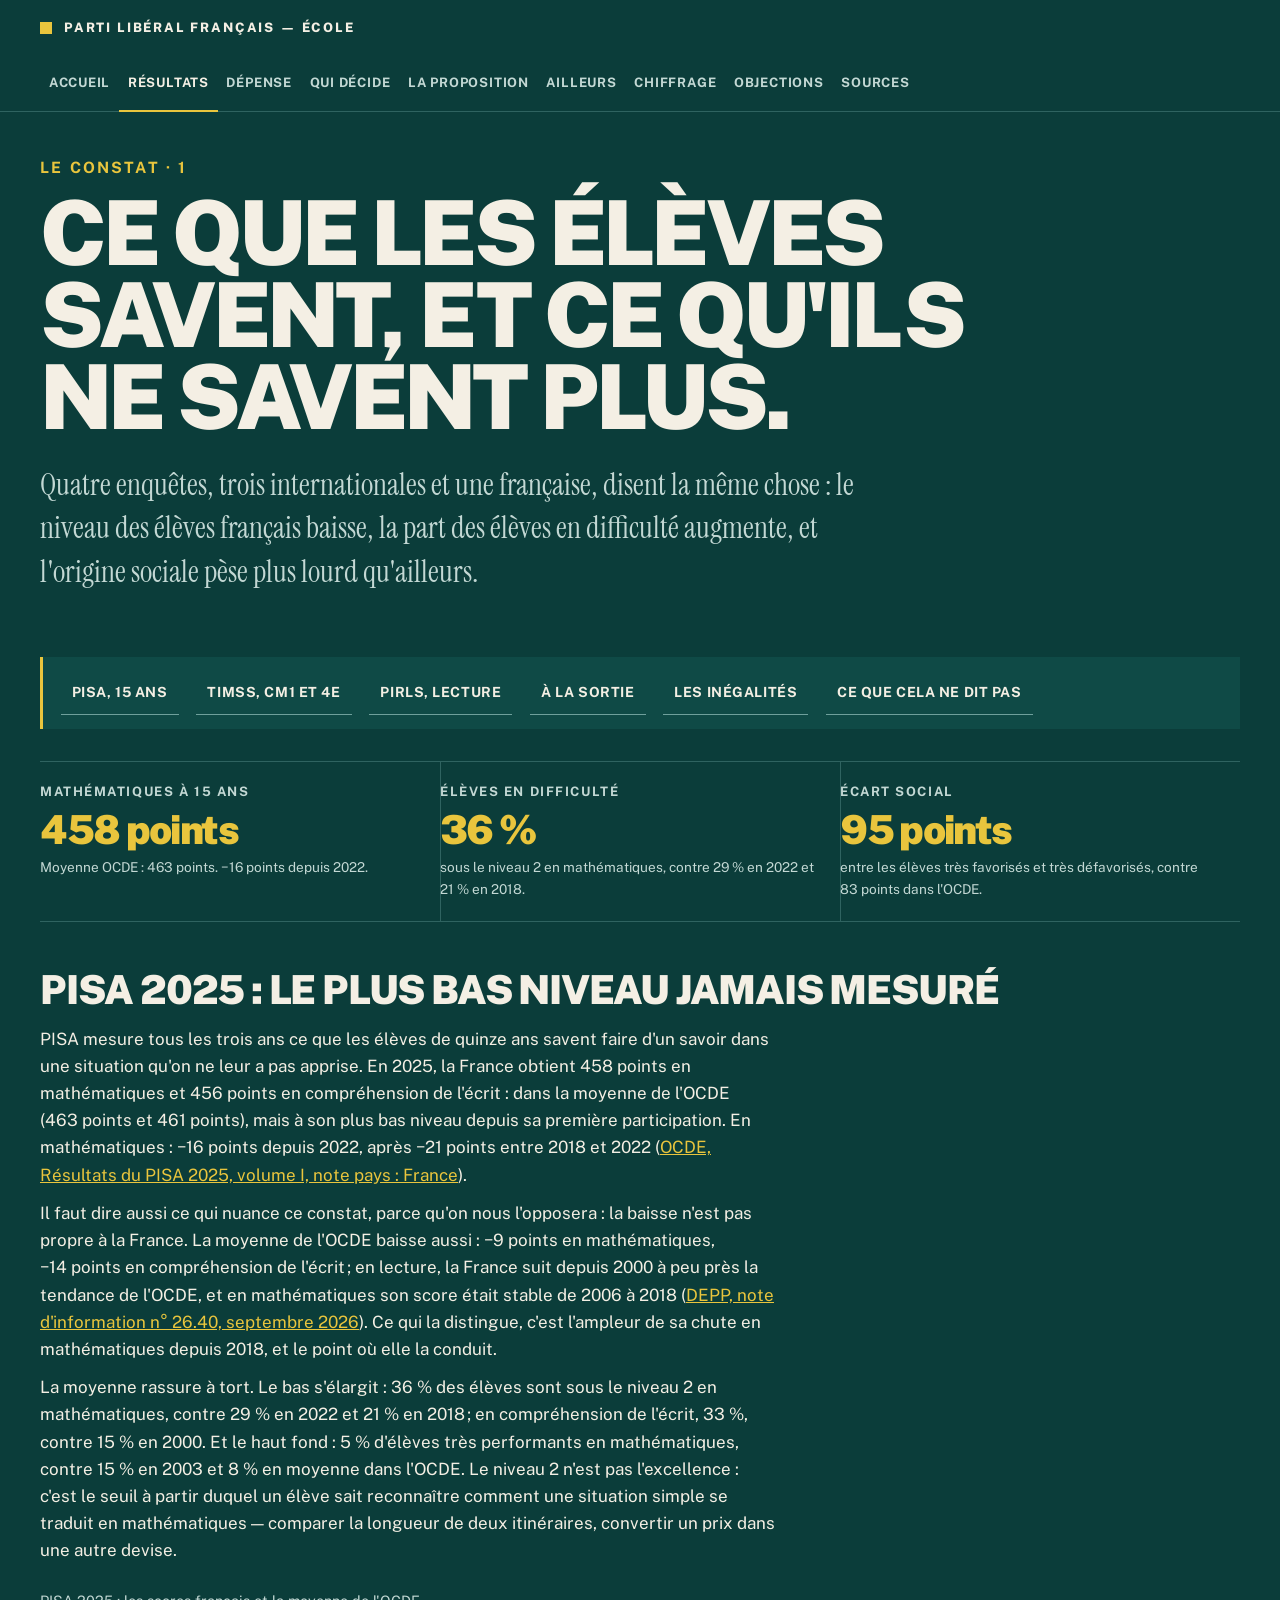
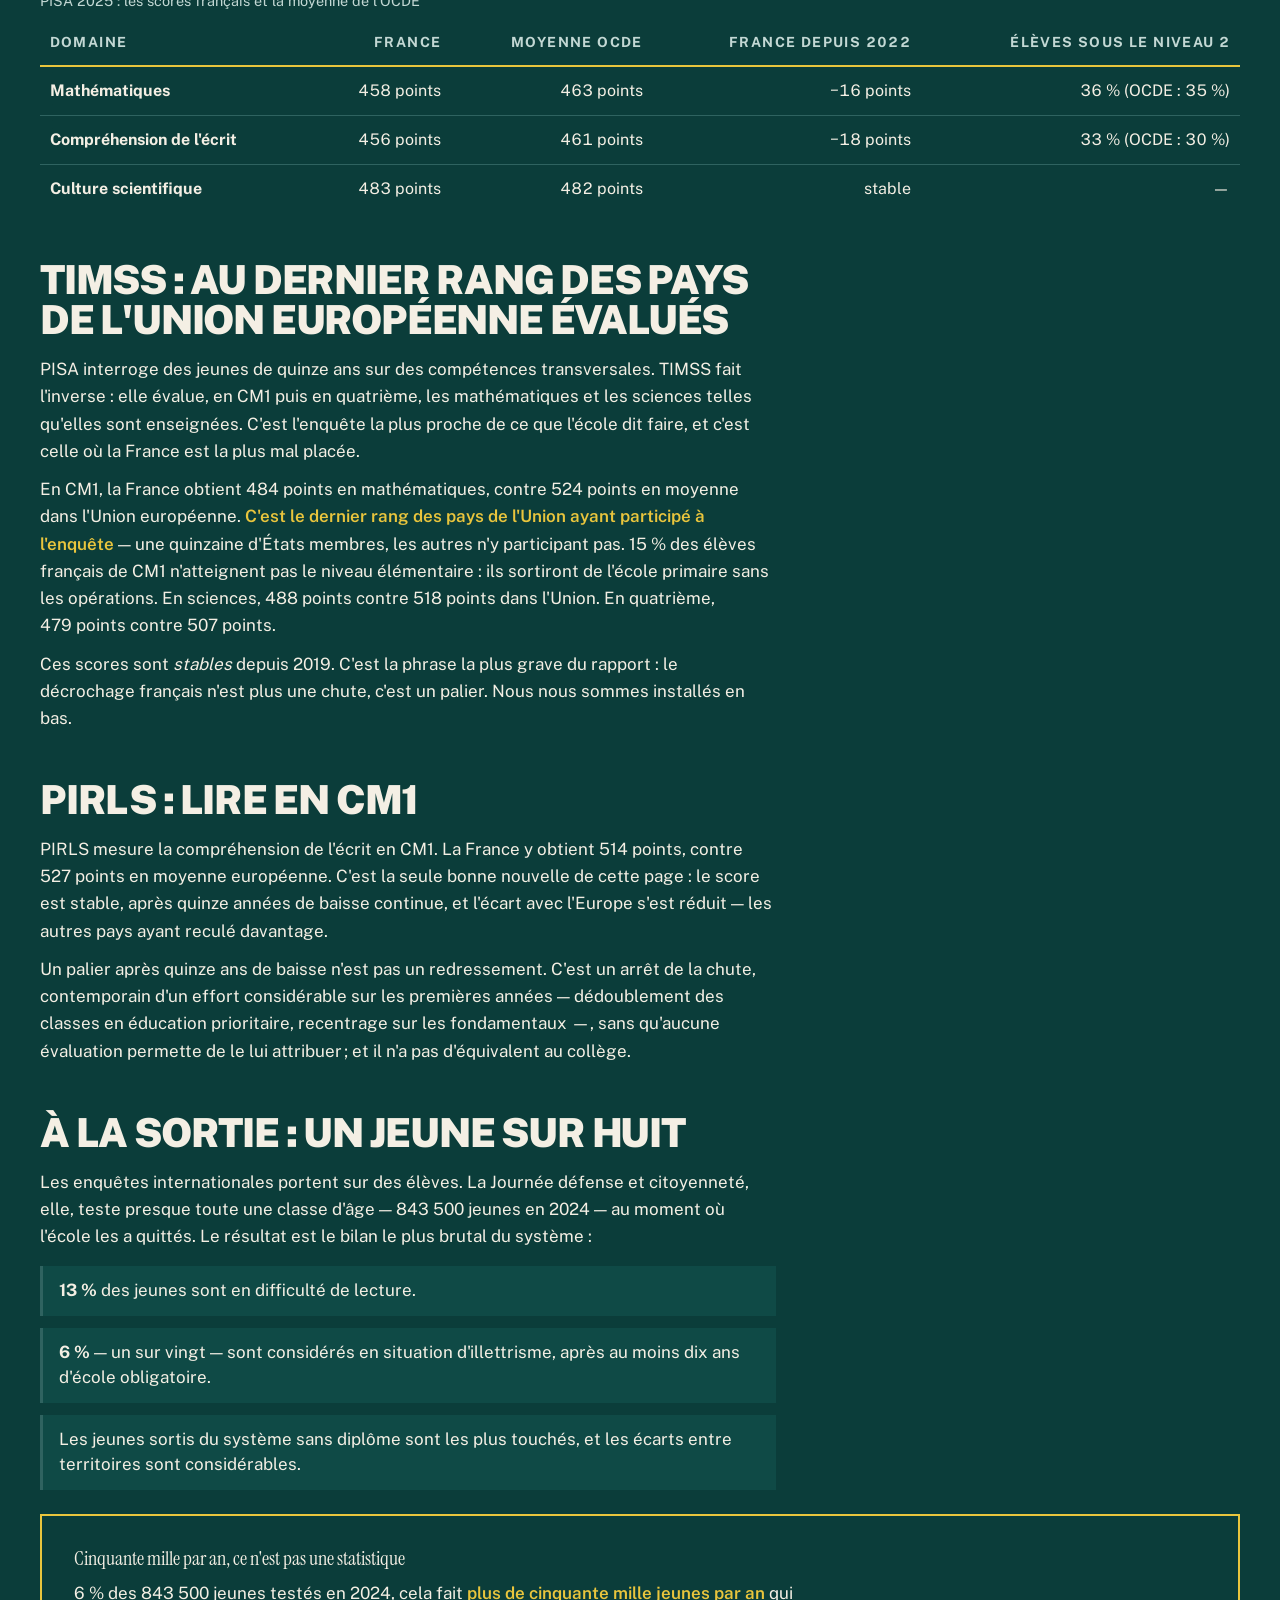
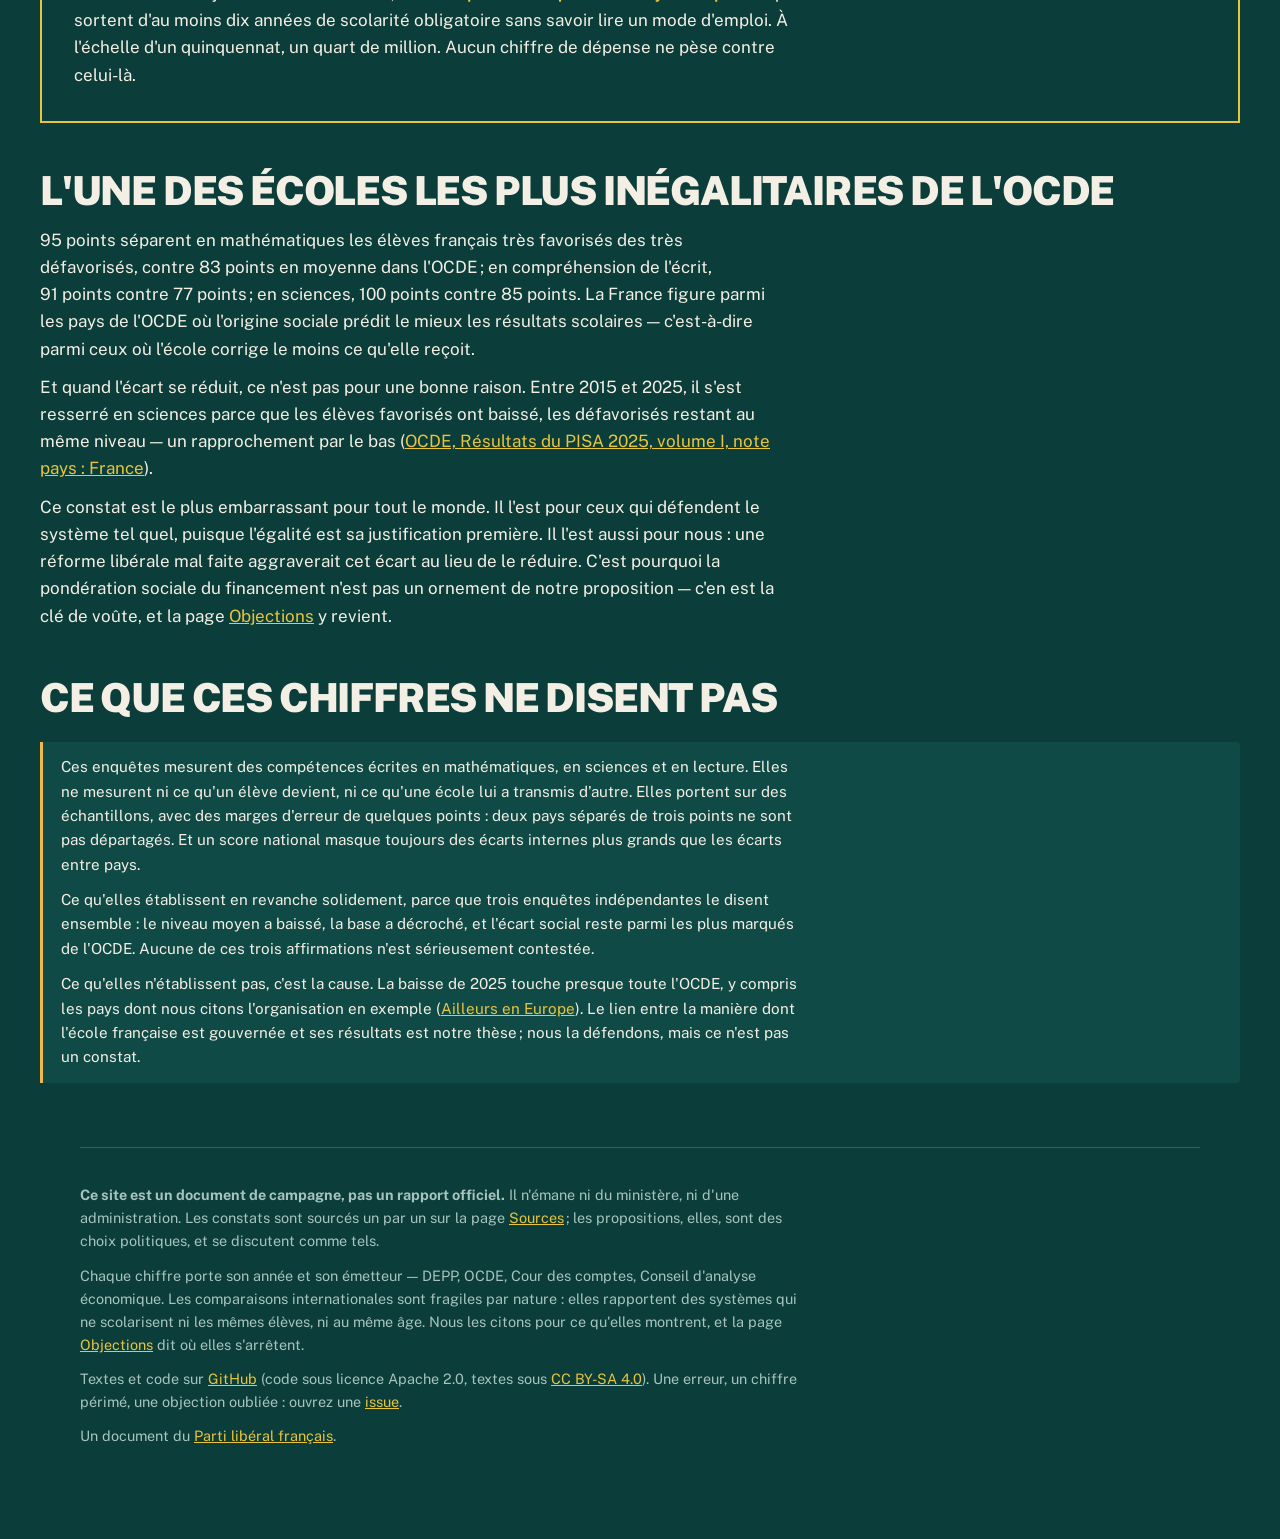
<file: resultats.html>
<!doctype html>
<html lang="fr">
<head>
<meta charset="utf-8">
<meta name="viewport" content="width=device-width, initial-scale=1">
<!-- La couleur de la barre du navigateur sur un téléphone : celle de la page,
     pour que la page commence où elle commence. -->
<meta name="theme-color" content="#0b3d3a">
<title>Résultats — École : le programme libéral</title>
<meta name="description" content="PISA, TIMSS, PIRLS, Journée défense et citoyenneté : ce que les élèves français savent faire, et ce qu'ils ne savent plus faire.">
<link rel="icon" href="moteur/icone.svg" type="image/svg+xml">
<link rel="apple-touch-icon" href="moteur/icone.svg">
<!-- La feuille est extraite de src/education/gabarit.py par
     scripts/construire_site.py : elle n'existe qu'à un seul endroit. -->
<link rel="stylesheet" href="moteur/style.css">
<meta property="og:title" content="Résultats — École : le programme libéral">
<meta property="og:description" content="PISA, TIMSS, PIRLS, Journée défense et citoyenneté : ce que les élèves français savent faire, et ce qu'ils ne savent plus faire.">
<meta property="og:type" content="website">
<meta property="og:locale" content="fr_FR">
</head>
<body>
<a class="evitement" href="#contenu">Aller au contenu</a>
<header class="bandeau"><div class="interieur">
  <p class="nom"><a href="index.html"><span>Parti libéral français — École</span></a></p>
  <nav aria-label="Navigation principale"><span class="groupe"><span class="etiquette">Le site</span><span class="liens"><a href="index.html">Accueil</a></span></span><span class="groupe"><span class="etiquette">Le constat</span><span class="liens"><a href="resultats.html" aria-current="page">Résultats</a><a href="depense.html">Dépense</a><a href="gouvernance.html">Qui décide</a></span></span><span class="groupe"><span class="etiquette">La proposition</span><span class="liens"><a href="proposition.html">La proposition</a><a href="comparaisons.html">Ailleurs</a><a href="chiffrage.html">Chiffrage</a></span></span><span class="groupe"><span class="etiquette">La confiance</span><span class="liens"><a href="objections.html">Objections</a><a href="sources.html">Sources</a></span></span></nav>
</div></header>
<main id="contenu">
<div class="affiche"><p class="surtitre">Le constat · 1</p><h1>Ce que les élèves savent, et ce qu'ils ne savent plus.</h1><p class="chapeau">Quatre enquêtes, trois internationales et une française, disent la même chose : le niveau des élèves français baisse, la part des élèves en difficulté augmente, et l'origine sociale pèse plus lourd qu'ailleurs.</p></div><nav class="plan" aria-label="Plan de la page"><p class="etiquette">Sur cette page</p><ol><li><a href="#pisa">PISA, 15 ans</a></li><li><a href="#timss">TIMSS, CM1 et 4e</a></li><li><a href="#pirls">PIRLS, lecture</a></li><li><a href="#jdc">À la sortie</a></li><li><a href="#inegalites">Les inégalités</a></li><li><a href="#limites">Ce que cela ne dit pas</a></li></ol></nav><div class="fiches reperes"><div class="fiche"><span class="etiquette">Mathématiques à 15 ans</span><span class="valeur">458 points</span><span class="precision">Moyenne OCDE : 463 points. −16 points depuis 2022.</span></div><div class="fiche"><span class="etiquette">Élèves en difficulté</span><span class="valeur">36 %</span><span class="precision">sous le niveau 2 en mathématiques, contre 29 % en 2022 et 21 % en 2018.</span></div><div class="fiche"><span class="etiquette">Écart social</span><span class="valeur">95 points</span><span class="precision">entre les élèves très favorisés et très défavorisés, contre 83 points dans l'OCDE.</span></div></div><h2 id="pisa">PISA 2025 : le plus bas niveau jamais mesuré</h2><p>PISA mesure tous les trois ans ce que les élèves de quinze ans savent faire d'un savoir dans une situation qu'on ne leur a pas apprise. En 2025, la France obtient 458 points en mathématiques et 456 points en compréhension de l'écrit : dans la moyenne de l'OCDE (463 points et 461 points), mais à son plus bas niveau depuis sa première participation. En mathématiques : −16 points depuis 2022, après −21 points entre 2018 et 2022 (<a href="https://www.oecd.org/content/dam/oecd/fr/publications/reports/2026/09/pisa-2025-results-volume-i-country-notes_88d1164e/france_69779694/9840dc6b-fr.pdf">OCDE, Résultats du PISA 2025, volume I, note pays : France</a>).</p><p>Il faut dire aussi ce qui nuance ce constat, parce qu'on nous l'opposera : la baisse n'est pas propre à la France. La moyenne de l'OCDE baisse aussi : −9 points en mathématiques, −14 points en compréhension de l'écrit ; en lecture, la France suit depuis 2000 à peu près la tendance de l'OCDE, et en mathématiques son score était stable de 2006 à 2018 (<a href="https://www.education.gouv.fr/sites/default/files/document/depp-ni-2026-40pisa-mathspdf-520231.pdf">DEPP, note d'information n° 26.40, septembre 2026</a>). Ce qui la distingue, c'est l'ampleur de sa chute en mathématiques depuis 2018, et le point où elle la conduit.</p><p>La moyenne rassure à tort. Le bas s'élargit : 36 % des élèves sont sous le niveau 2 en mathématiques, contre 29 % en 2022 et 21 % en 2018 ; en compréhension de l'écrit, 33 %, contre 15 % en 2000. Et le haut fond : 5 % d'élèves très performants en mathématiques, contre 15 % en 2003 et 8 % en moyenne dans l'OCDE. Le niveau 2 n'est pas l'excellence : c'est le seuil à partir duquel un élève sait reconnaître comment une situation simple se traduit en mathématiques — comparer la longueur de deux itinéraires, convertir un prix dans une autre devise.</p><div class="defilant"><table><caption><span>PISA 2025 : les scores français et la moyenne de l'OCDE</span></caption><thead><tr><th class="texte" scope="col">Domaine</th><th class="nombre" scope="col">France</th><th class="nombre" scope="col">Moyenne OCDE</th><th class="nombre" scope="col">France depuis 2022</th><th class="nombre" scope="col">Élèves sous le niveau 2</th></tr></thead><tbody><tr><th class="texte" scope="row">Mathématiques</th><td class="nombre">458 points</td><td class="nombre">463 points</td><td class="nombre">−16 points</td><td class="nombre">36 % (OCDE : 35 %)</td></tr><tr><th class="texte" scope="row">Compréhension de l'écrit</th><td class="nombre">456 points</td><td class="nombre">461 points</td><td class="nombre">−18 points</td><td class="nombre">33 % (OCDE : 30 %)</td></tr><tr><th class="texte" scope="row">Culture scientifique</th><td class="nombre">483 points</td><td class="nombre">482 points</td><td class="nombre">stable</td><td class="nombre">—</td></tr></tbody></table></div><h2 id="timss">TIMSS : au dernier rang des pays de l'Union européenne évalués</h2><p>PISA interroge des jeunes de quinze ans sur des compétences transversales. TIMSS fait l'inverse : elle évalue, en CM1 puis en quatrième, les mathématiques et les sciences telles qu'elles sont enseignées. C'est l'enquête la plus proche de ce que l'école dit faire, et c'est celle où la France est la plus mal placée.</p><p>En CM1, la France obtient 484 points en mathématiques, contre 524 points en moyenne dans l'Union européenne. <strong class="cle-texte">C'est le dernier rang des pays de l'Union ayant participé à l'enquête</strong> — une quinzaine d'États membres, les autres n'y participant pas. 15 % des élèves français de CM1 n'atteignent pas le niveau élémentaire : ils sortiront de l'école primaire sans les opérations. En sciences, 488 points contre 518 points dans l'Union. En quatrième, 479 points contre 507 points.</p><p>Ces scores sont <em>stables</em> depuis 2019. C'est la phrase la plus grave du rapport : le décrochage français n'est plus une chute, c'est un palier. Nous nous sommes installés en bas.</p><h2 id="pirls">PIRLS : lire en CM1</h2><p>PIRLS mesure la compréhension de l'écrit en CM1. La France y obtient 514 points, contre 527 points en moyenne européenne. C'est la seule bonne nouvelle de cette page : le score est stable, après quinze années de baisse continue, et l'écart avec l'Europe s'est réduit — les autres pays ayant reculé davantage.</p><p>Un palier après quinze ans de baisse n'est pas un redressement. C'est un arrêt de la chute, contemporain d'un effort considérable sur les premières années — dédoublement des classes en éducation prioritaire, recentrage sur les fondamentaux —, sans qu'aucune évaluation permette de le lui attribuer ; et il n'a pas d'équivalent au collège.</p><h2 id="jdc">À la sortie : un jeune sur huit</h2><p>Les enquêtes internationales portent sur des élèves. La Journée défense et citoyenneté, elle, teste presque toute une classe d'âge — 843 500 jeunes en 2024 — au moment où l'école les a quittés. Le résultat est le bilan le plus brutal du système :</p><ul class="leviers"><li><strong>13 %</strong> des jeunes sont en difficulté de lecture.</li><li><strong>6 %</strong> — un sur vingt — sont considérés en situation d'illettrisme, après au moins dix ans d'école obligatoire.</li><li>Les jeunes sortis du système sans diplôme sont les plus touchés, et les écarts entre territoires sont considérables.</li></ul><div class="encadre"><h3 class="serif">Cinquante mille par an, ce n'est pas une statistique</h3><p>6 % des 843 500 jeunes testés en 2024, cela fait <strong class="cle-texte">plus de cinquante mille jeunes par an</strong> qui sortent d'au moins dix années de scolarité obligatoire sans savoir lire un mode d'emploi. À l'échelle d'un quinquennat, un quart de million. Aucun chiffre de dépense ne pèse contre celui-là.</p></div><h2 id="inegalites">L'une des écoles les plus inégalitaires de l'OCDE</h2><p>95 points séparent en mathématiques les élèves français très favorisés des très défavorisés, contre 83 points en moyenne dans l'OCDE ; en compréhension de l'écrit, 91 points contre 77 points ; en sciences, 100 points contre 85 points. La France figure parmi les pays de l'OCDE où l'origine sociale prédit le mieux les résultats scolaires — c'est-à-dire parmi ceux où l'école corrige le moins ce qu'elle reçoit.</p><p>Et quand l'écart se réduit, ce n'est pas pour une bonne raison. Entre 2015 et 2025, il s'est resserré en sciences parce que les élèves favorisés ont baissé, les défavorisés restant au même niveau — un rapprochement par le bas (<a href="https://www.oecd.org/content/dam/oecd/fr/publications/reports/2026/09/pisa-2025-results-volume-i-country-notes_88d1164e/france_69779694/9840dc6b-fr.pdf">OCDE, Résultats du PISA 2025, volume I, note pays : France</a>).</p><p>Ce constat est le plus embarrassant pour tout le monde. Il l'est pour ceux qui défendent le système tel quel, puisque l'égalité est sa justification première. Il l'est aussi pour nous : une réforme libérale mal faite aggraverait cet écart au lieu de le réduire. C'est pourquoi la pondération sociale du financement n'est pas un ornement de notre proposition — c'en est la clé de voûte, et la page <a href="objections.html">Objections</a> y revient.</p><h2 id="limites">Ce que ces chiffres ne disent pas</h2><div class="note vigilance"><p>Ces enquêtes mesurent des compétences écrites en mathématiques, en sciences et en lecture. Elles ne mesurent ni ce qu'un élève devient, ni ce qu'une école lui a transmis d'autre. Elles portent sur des échantillons, avec des marges d'erreur de quelques points : deux pays séparés de trois points ne sont pas départagés. Et un score national masque toujours des écarts internes plus grands que les écarts entre pays.</p><p>Ce qu'elles établissent en revanche solidement, parce que trois enquêtes indépendantes le disent ensemble : le niveau moyen a baissé, la base a décroché, et l'écart social reste parmi les plus marqués de l'OCDE. Aucune de ces trois affirmations n'est sérieusement contestée.</p><p>Ce qu'elles n'établissent pas, c'est la cause. La baisse de 2025 touche presque toute l'OCDE, y compris les pays dont nous citons l'organisation en exemple (<a href="comparaisons.html">Ailleurs en Europe</a>). Le lien entre la manière dont l'école française est gouvernée et ses résultats est notre thèse ; nous la défendons, mais ce n'est pas un constat.</p></div>
<footer>
  <p><strong>Ce site est un document de campagne, pas un rapport officiel.</strong>
  Il n'émane ni du ministère, ni d'une administration. Les constats sont
  sourcés un par un sur la page <a href="sources.html">Sources</a> ; les
  propositions, elles, sont des choix politiques, et se discutent comme tels.</p>
  <p>Chaque chiffre porte son année et son émetteur — DEPP, OCDE, Cour des
  comptes, Conseil d'analyse économique. Les comparaisons internationales sont
  fragiles par nature : elles rapportent des systèmes qui ne scolarisent ni les
  mêmes élèves, ni au même âge. Nous les citons pour ce qu'elles montrent, et
  la page <a href="objections.html">Objections</a> dit où elles s'arrêtent.</p>
  <p>Textes et code sur <a href="https://github.com/g-pliberal/education">GitHub</a> (code sous licence Apache 2.0,
  textes sous <a href="https://creativecommons.org/licenses/by-sa/4.0/deed.fr">CC BY-SA 4.0</a>).
  Une erreur, un chiffre périmé, une objection oubliée : ouvrez une
  <a href="https://github.com/g-pliberal/education/issues">issue</a>.</p>
  <p class="retour-site">Un document du
  <a href="https://partiliberalfrancais.fr/" target="_top">Parti libéral français</a>.</p>
</footer>
</main>
</body>
</html>
</file>
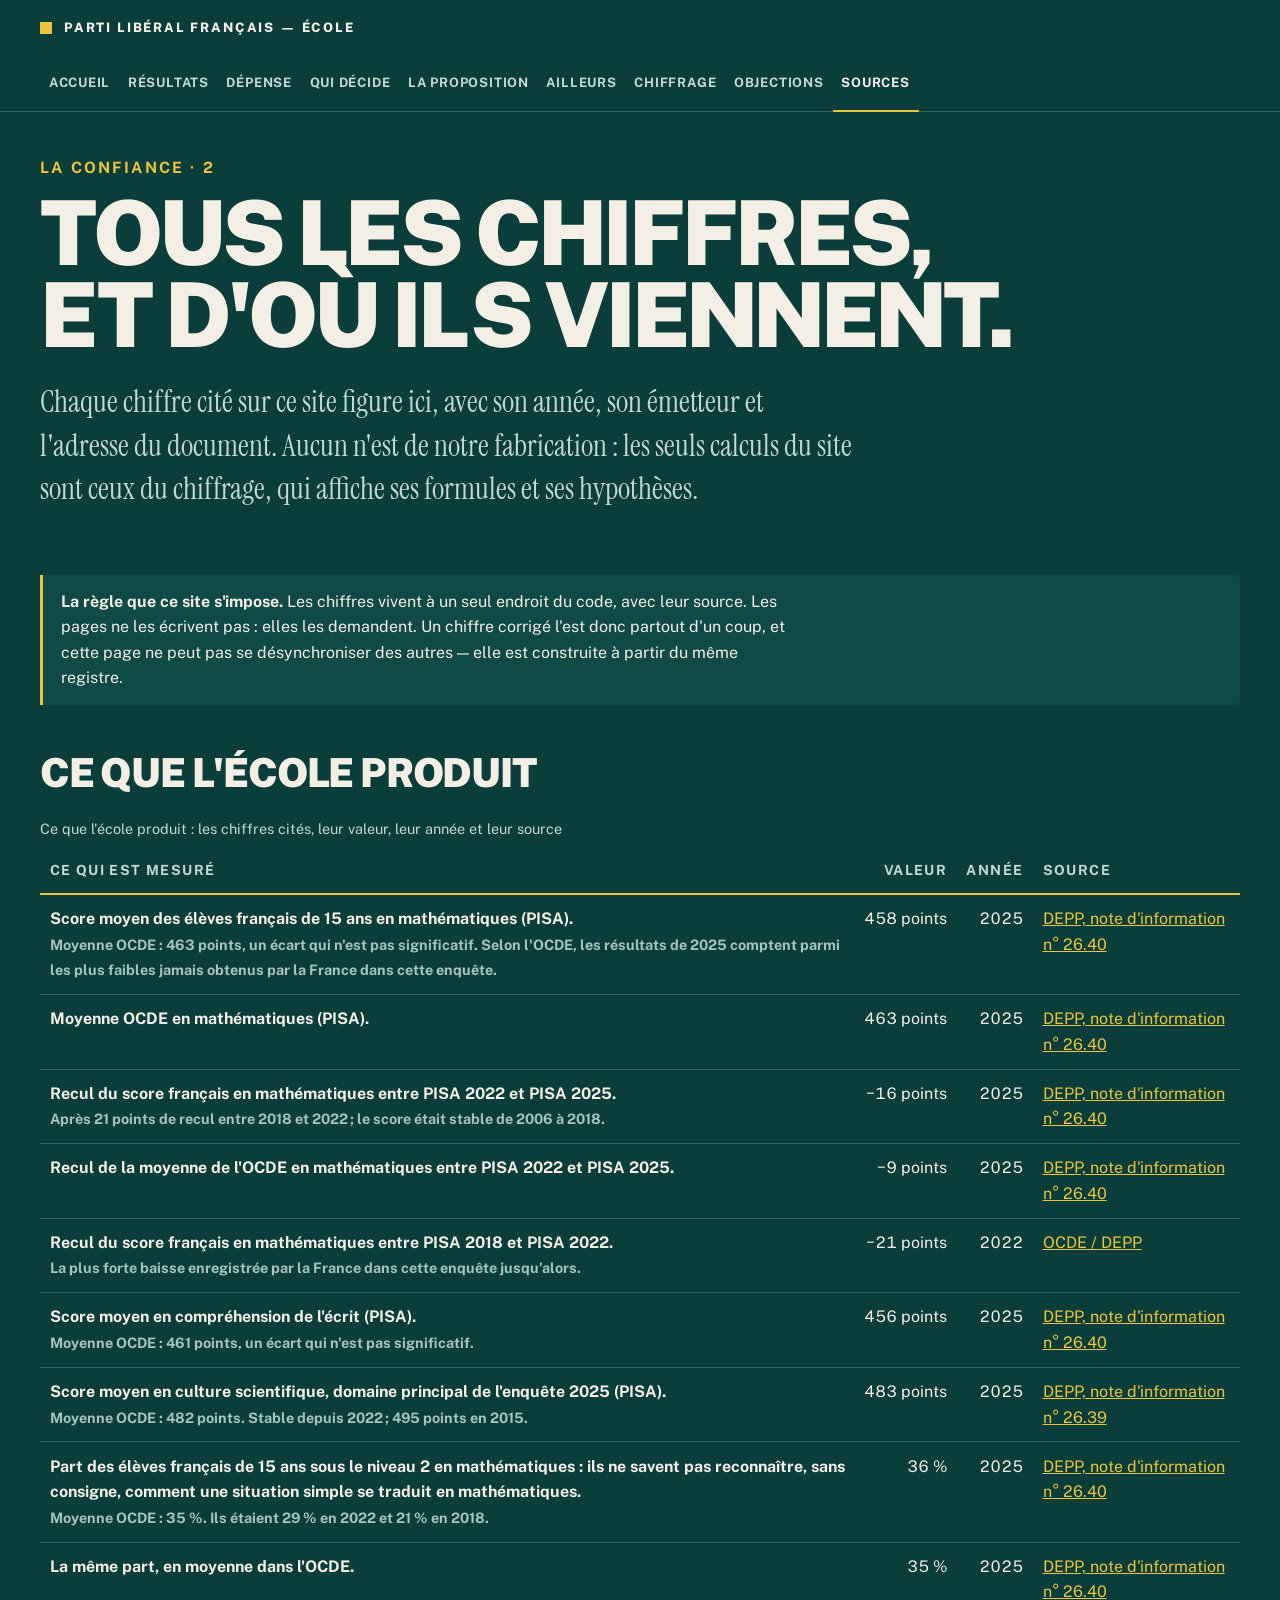
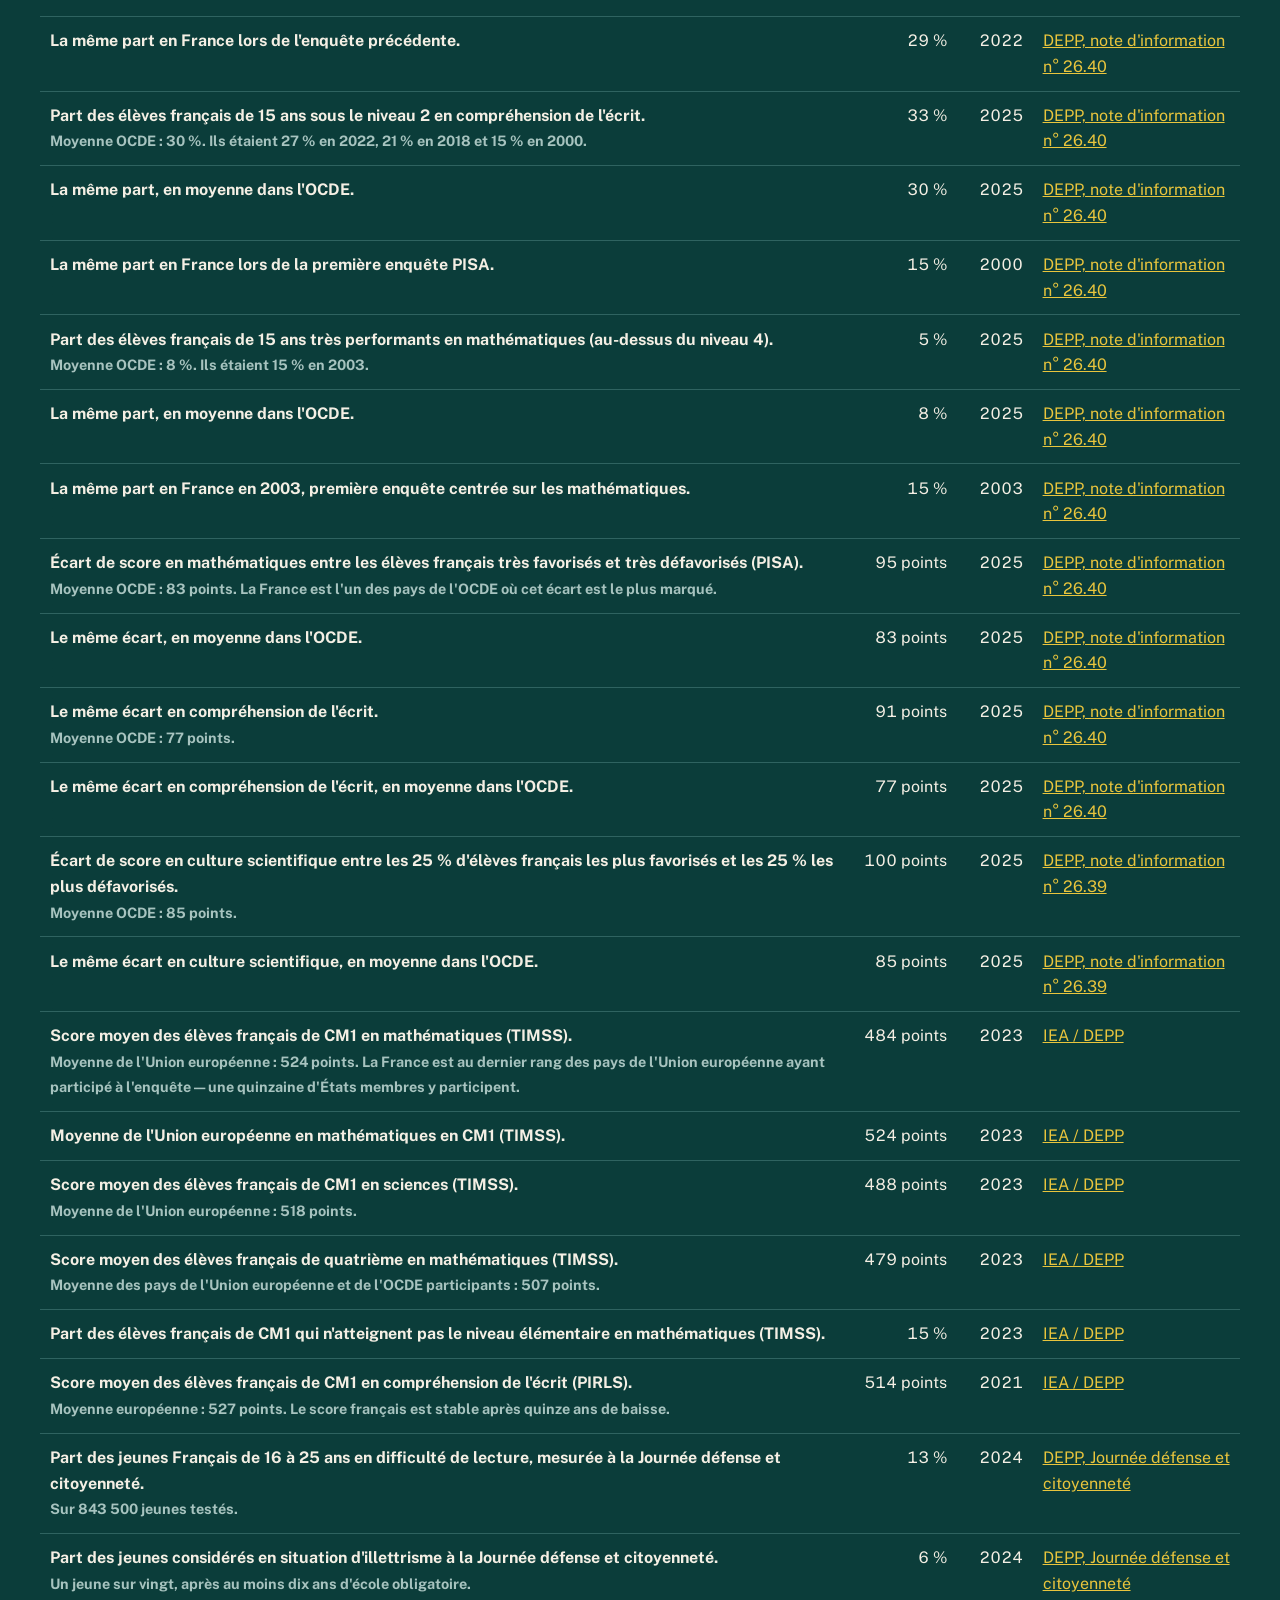
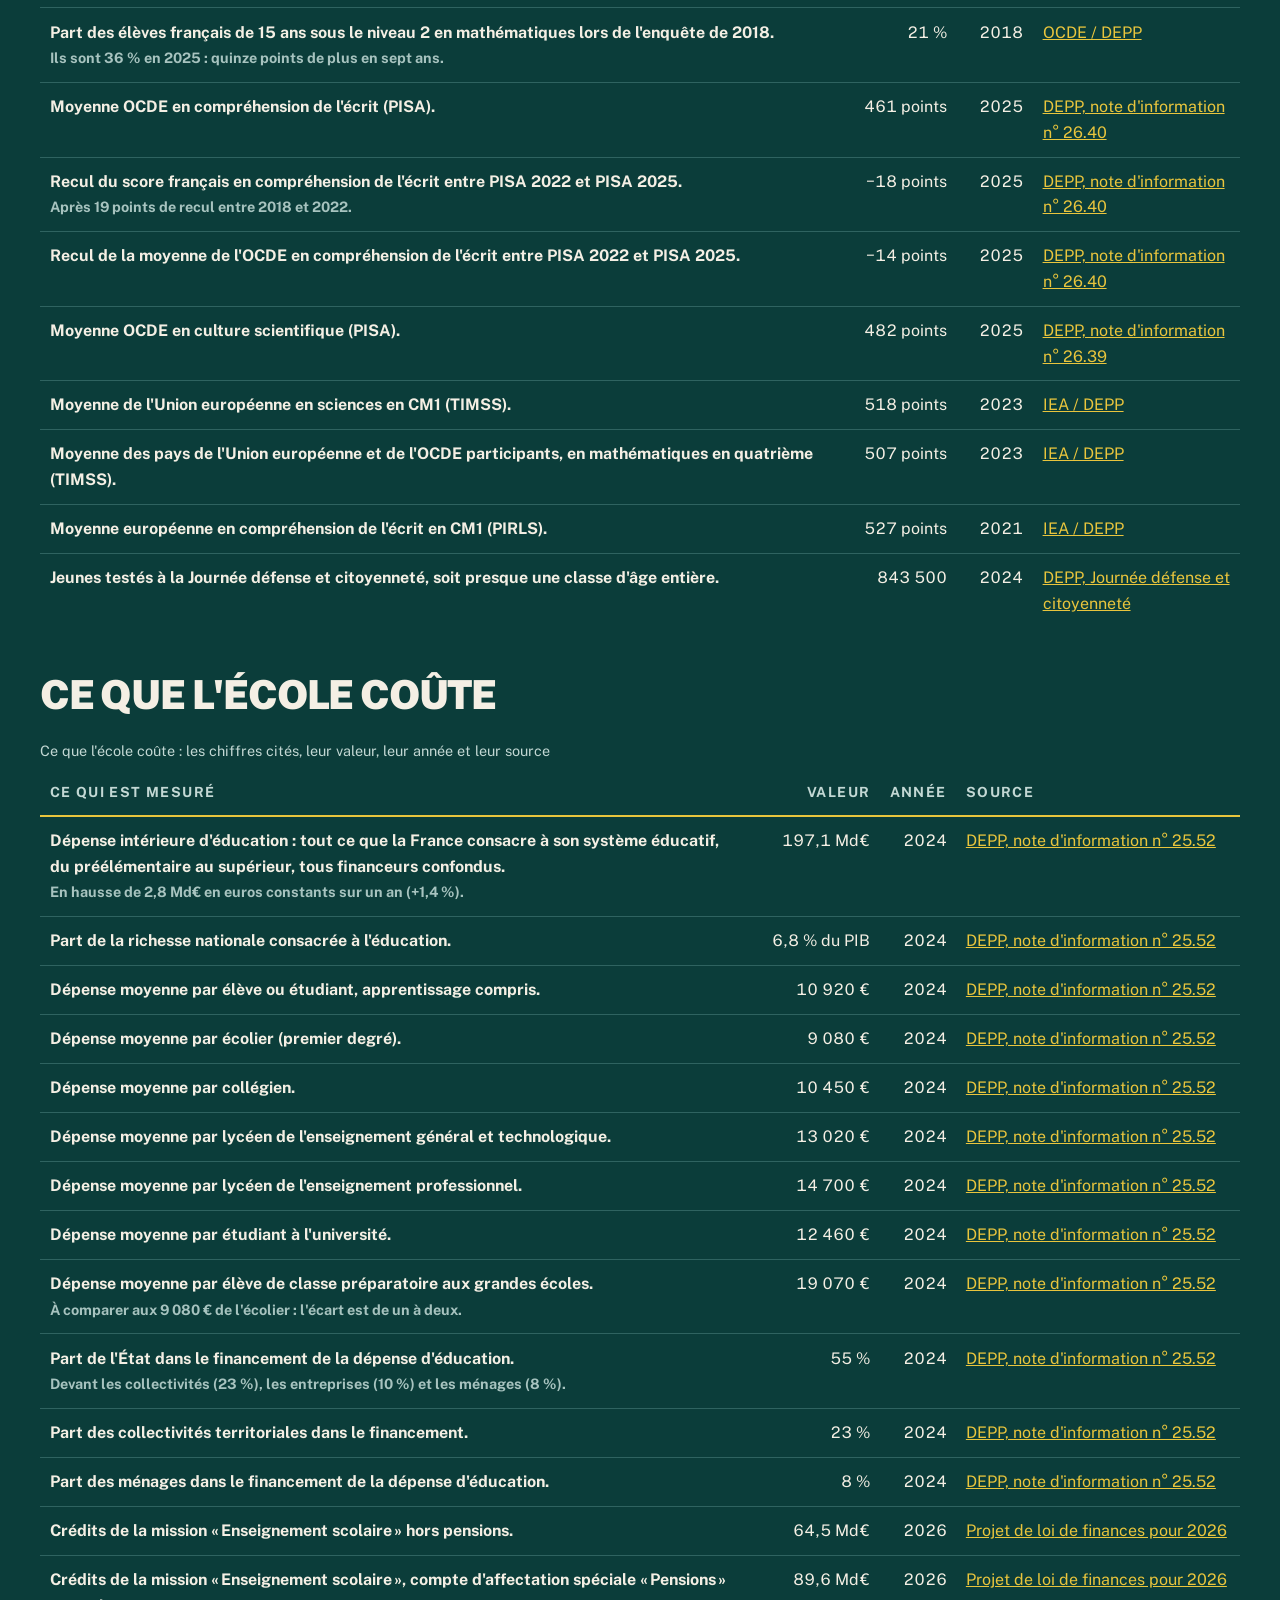
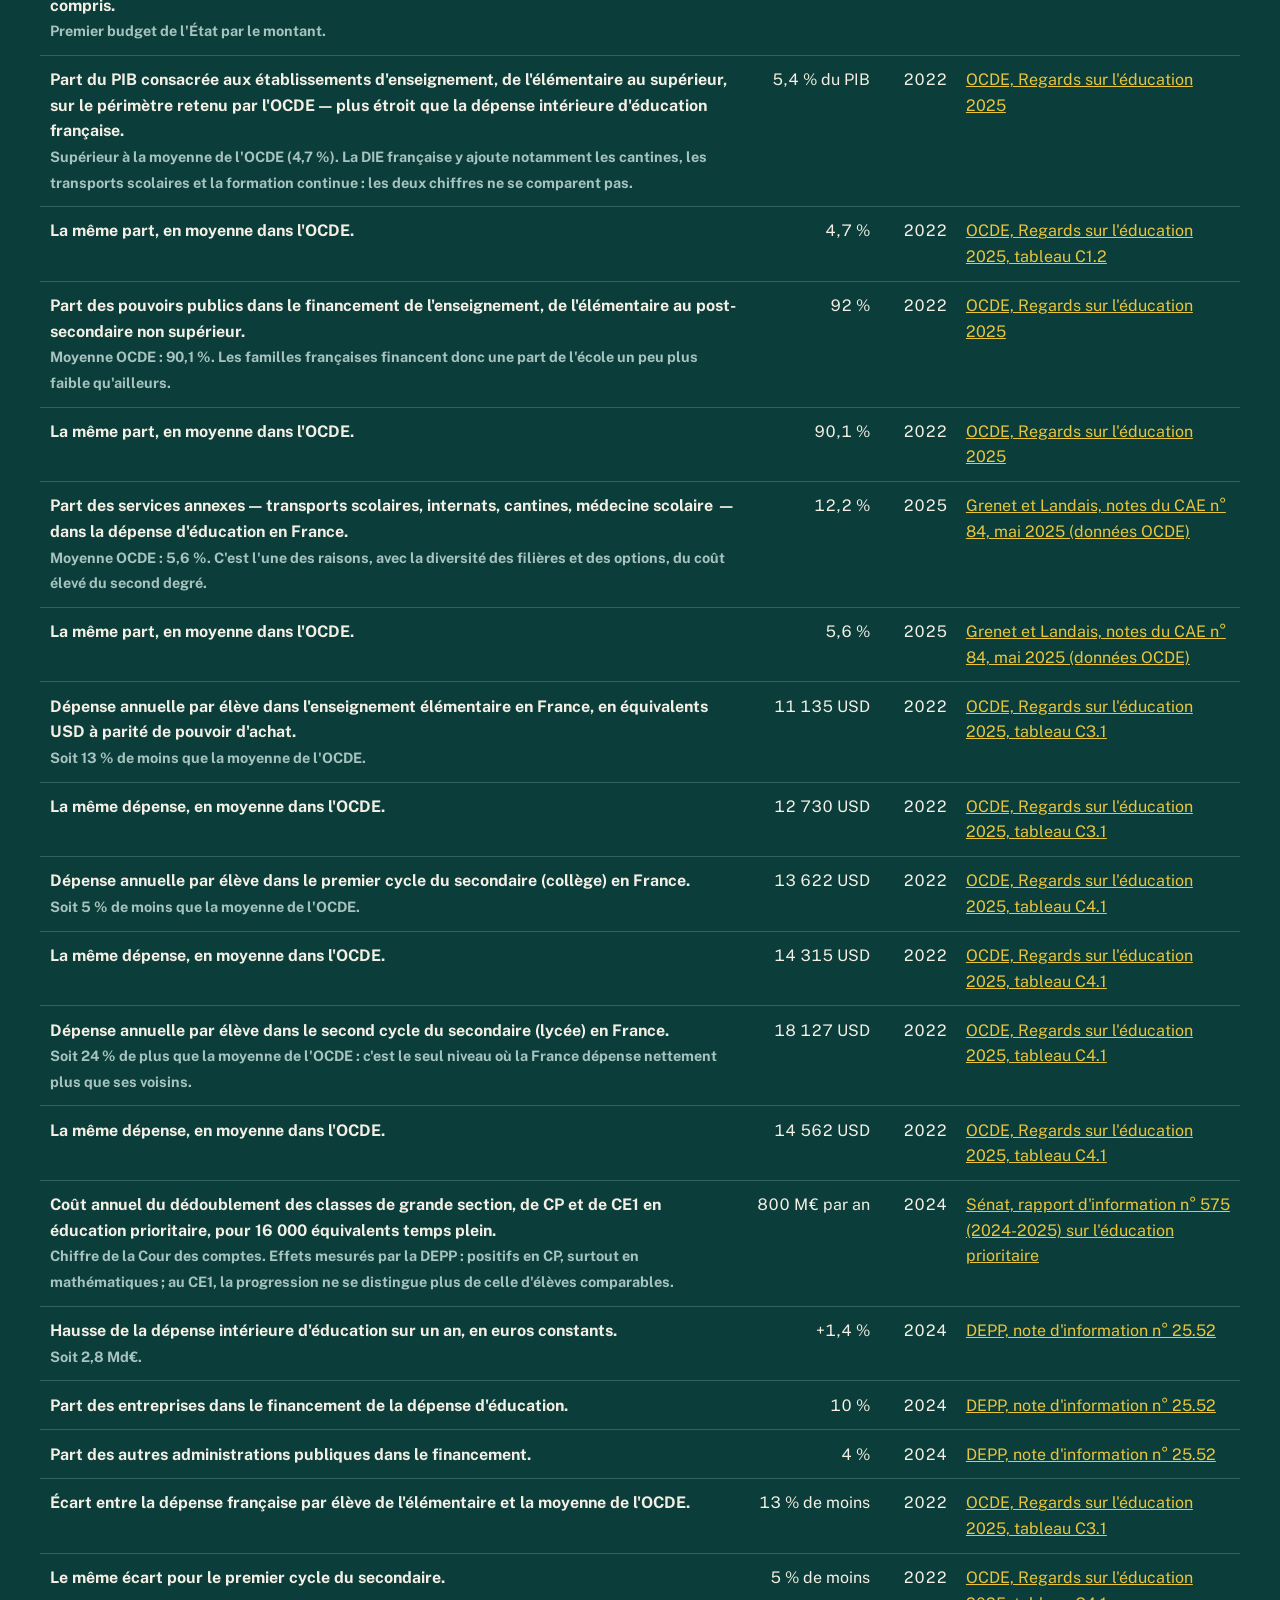
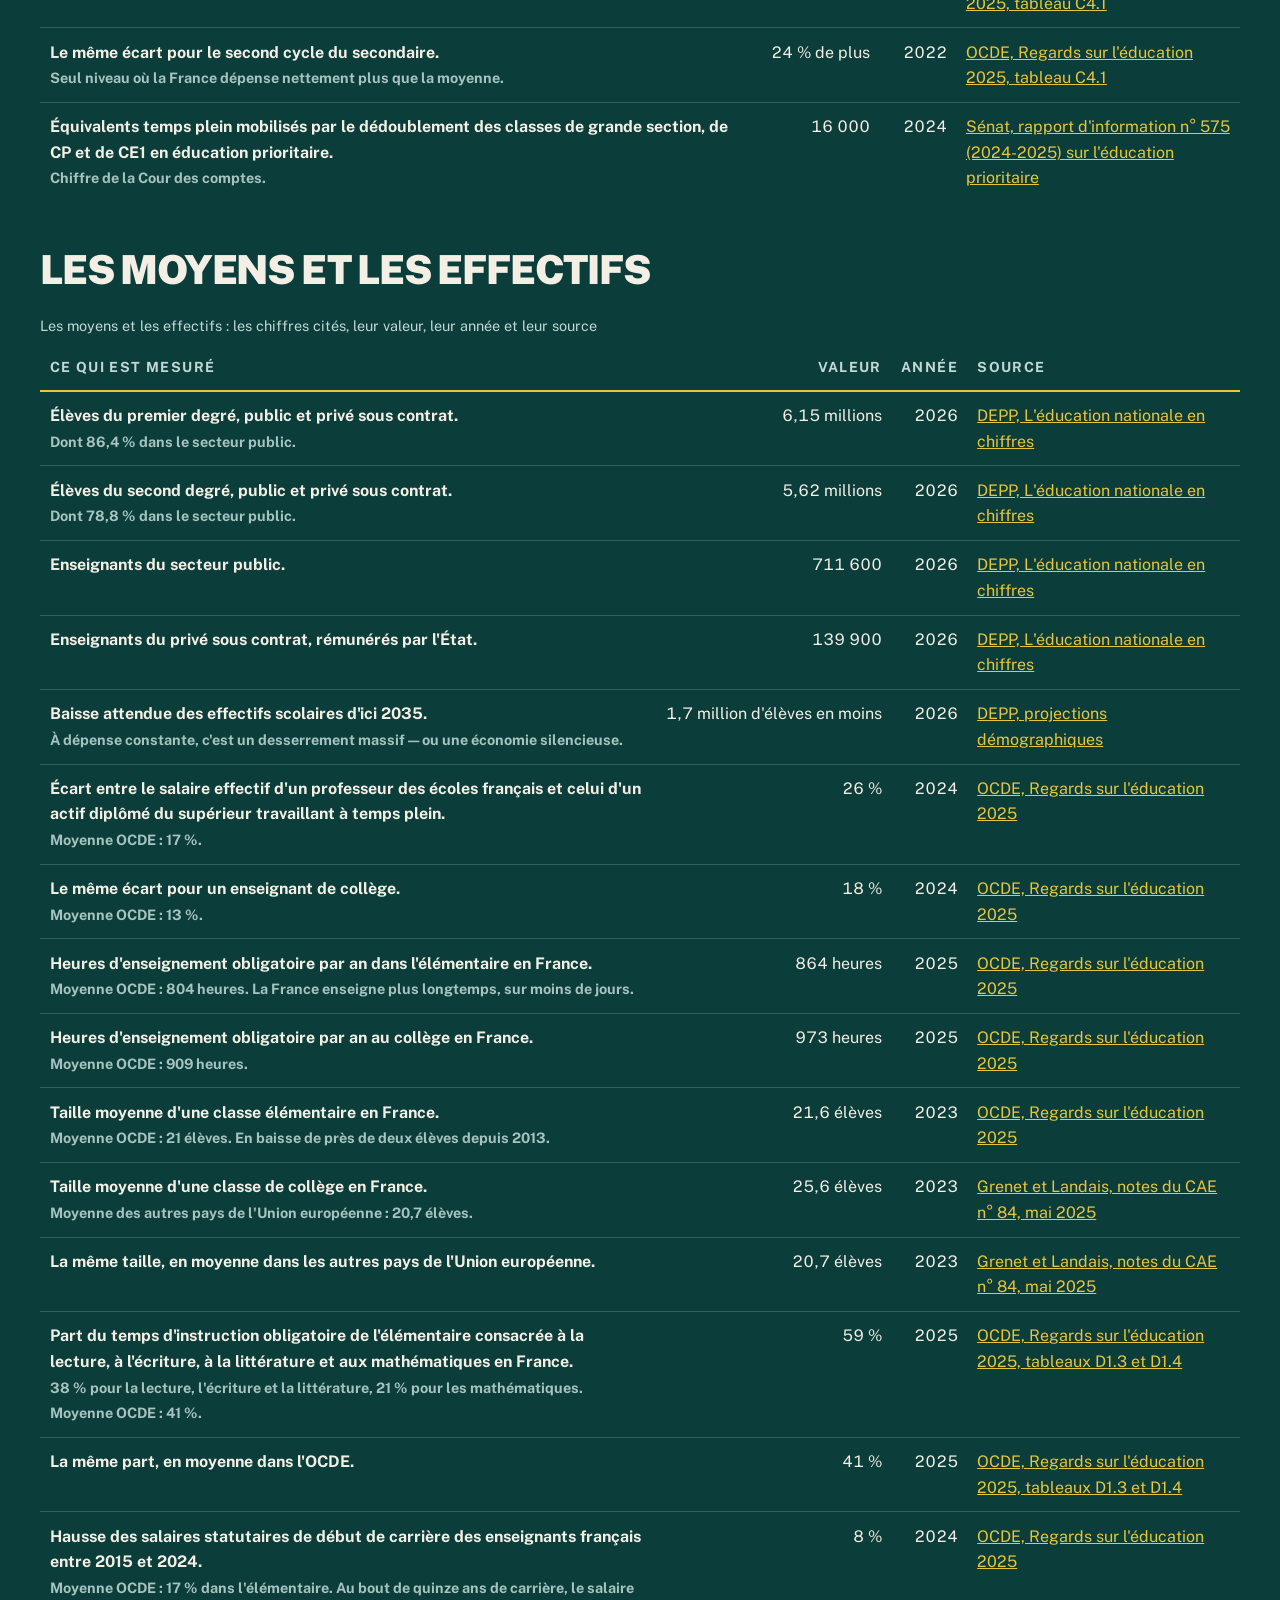
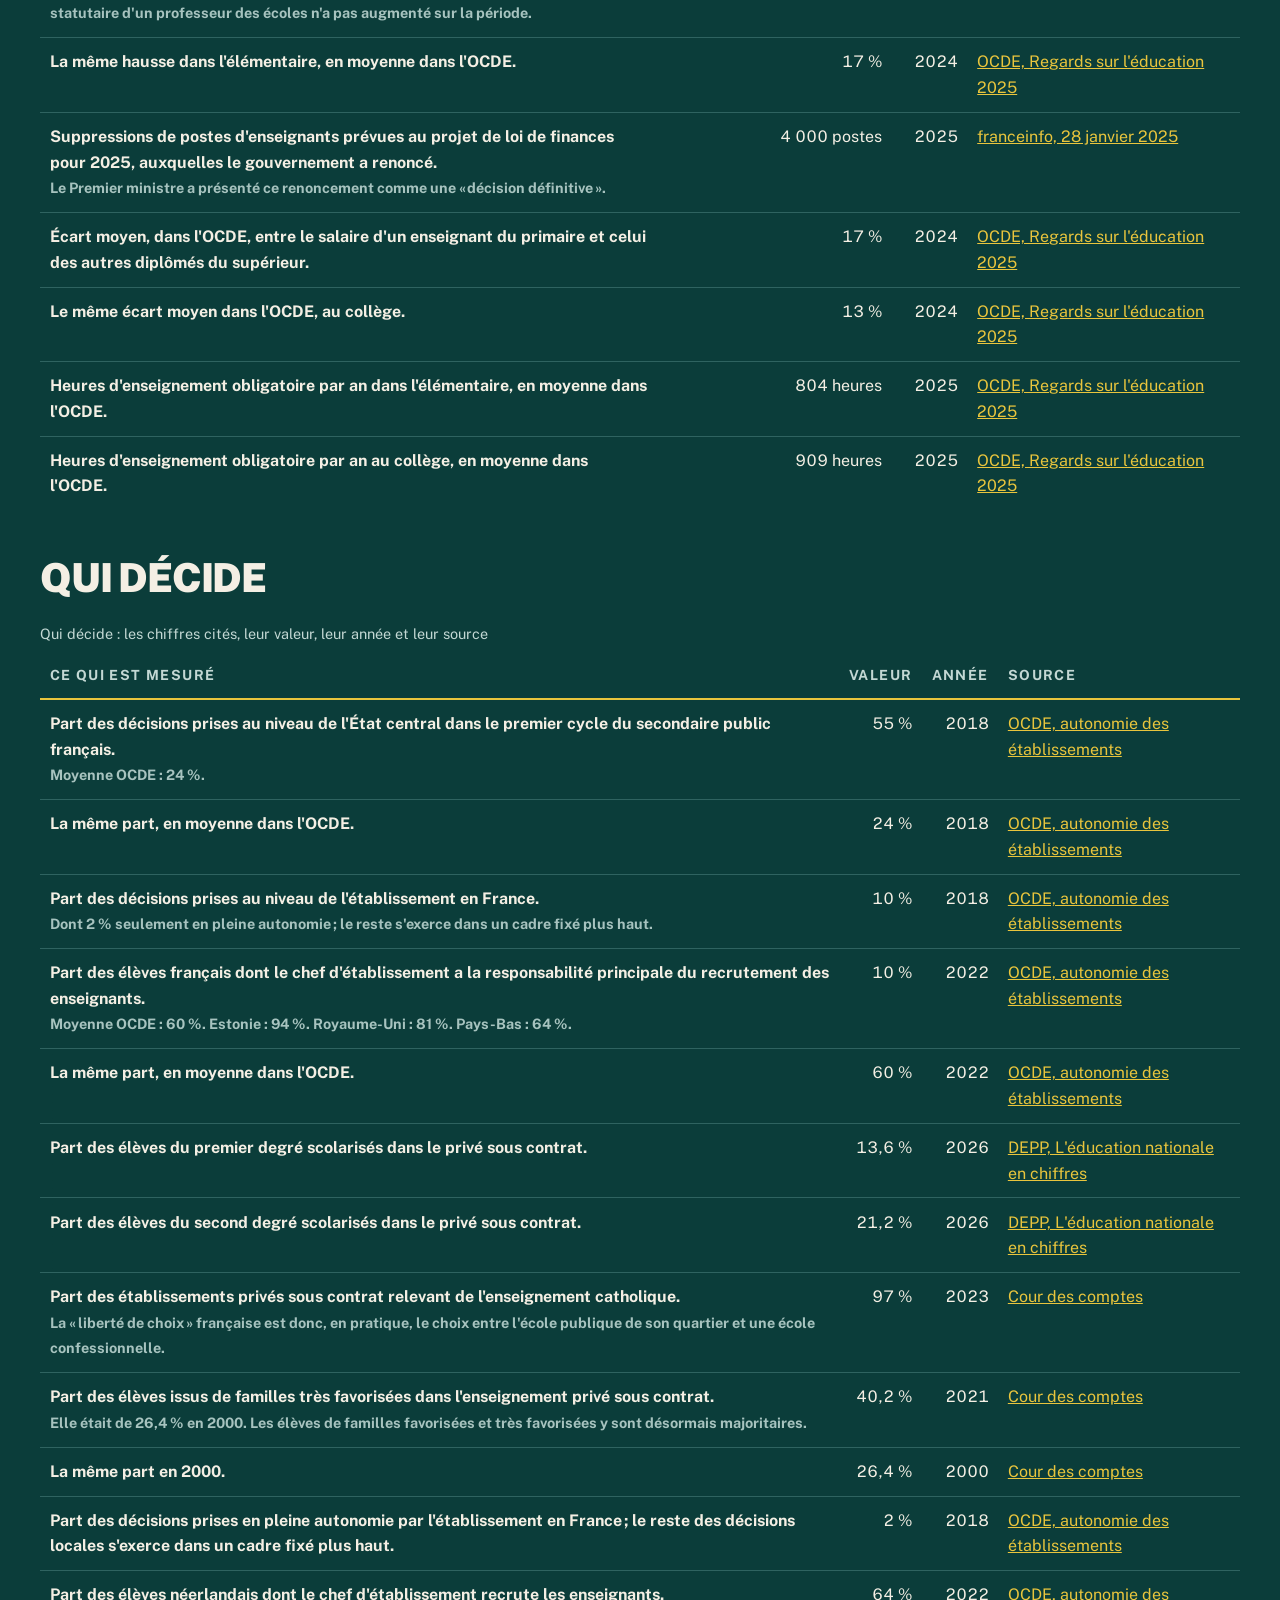
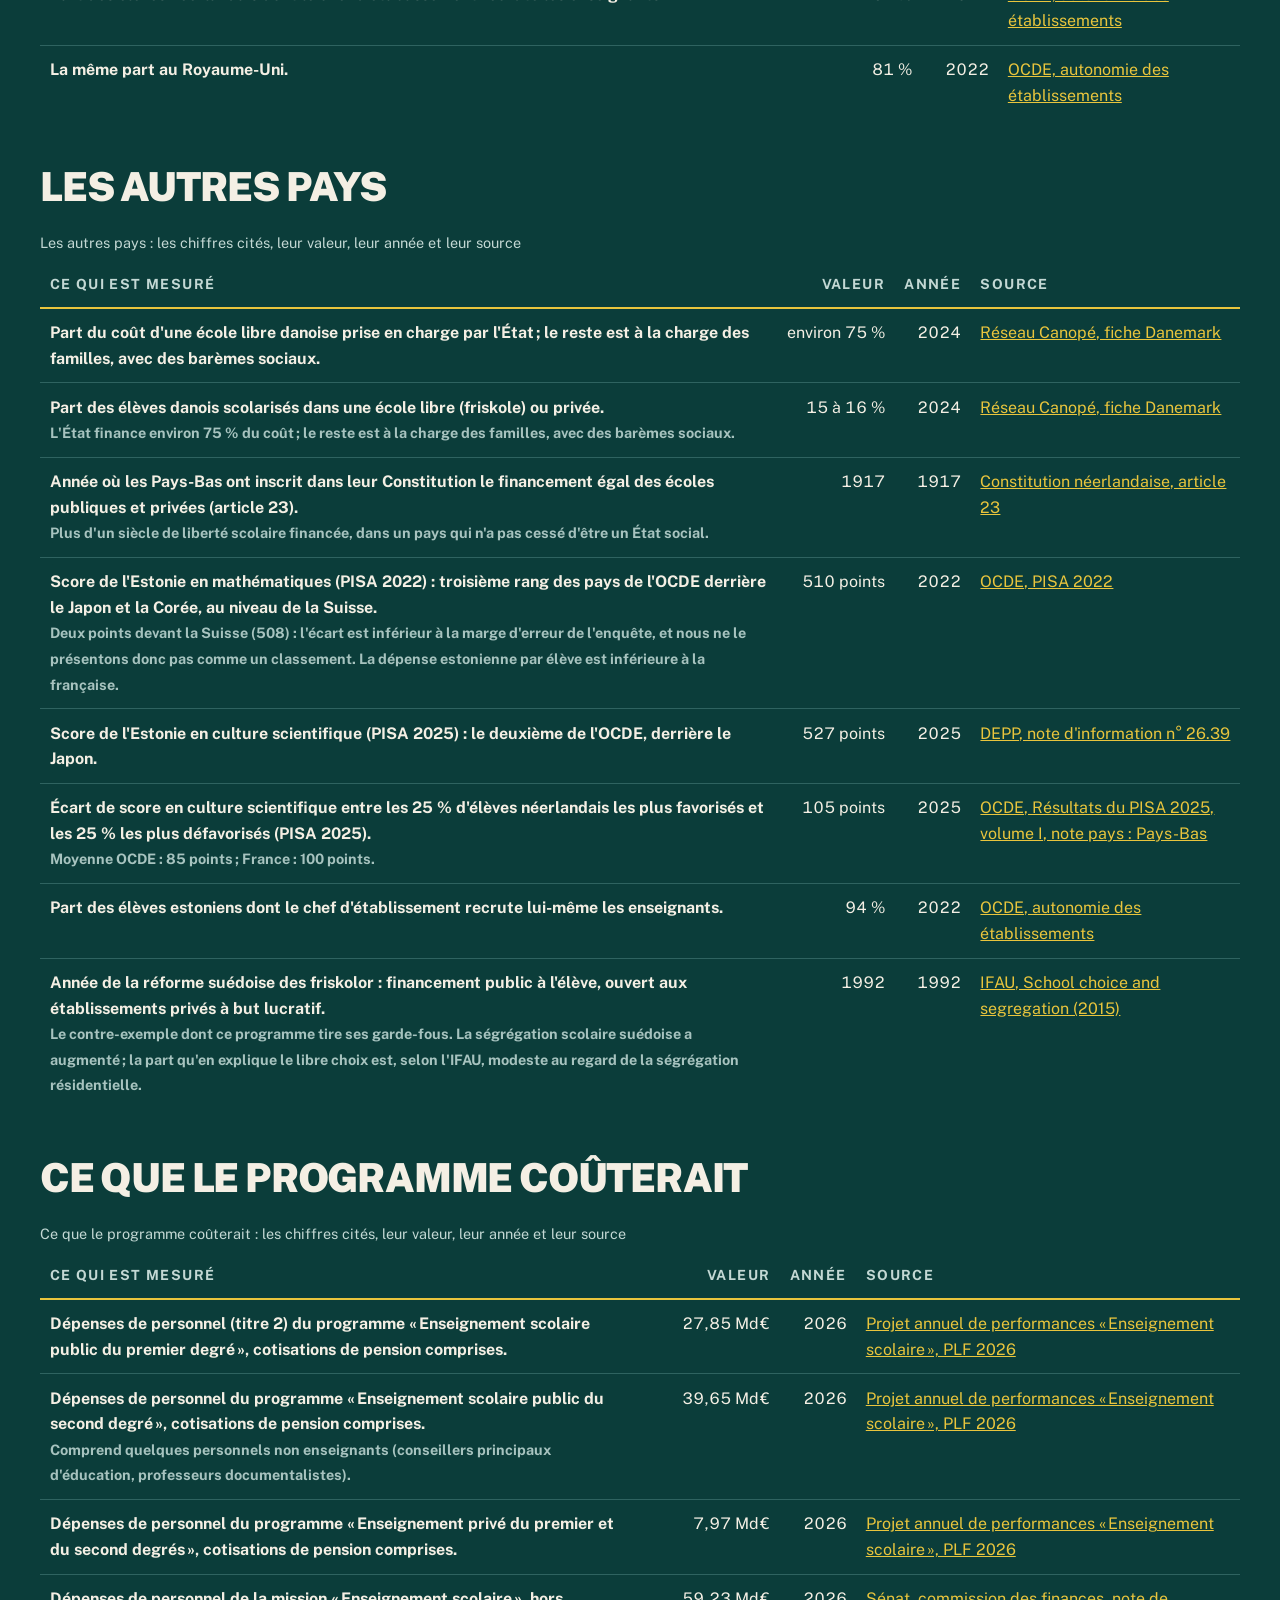
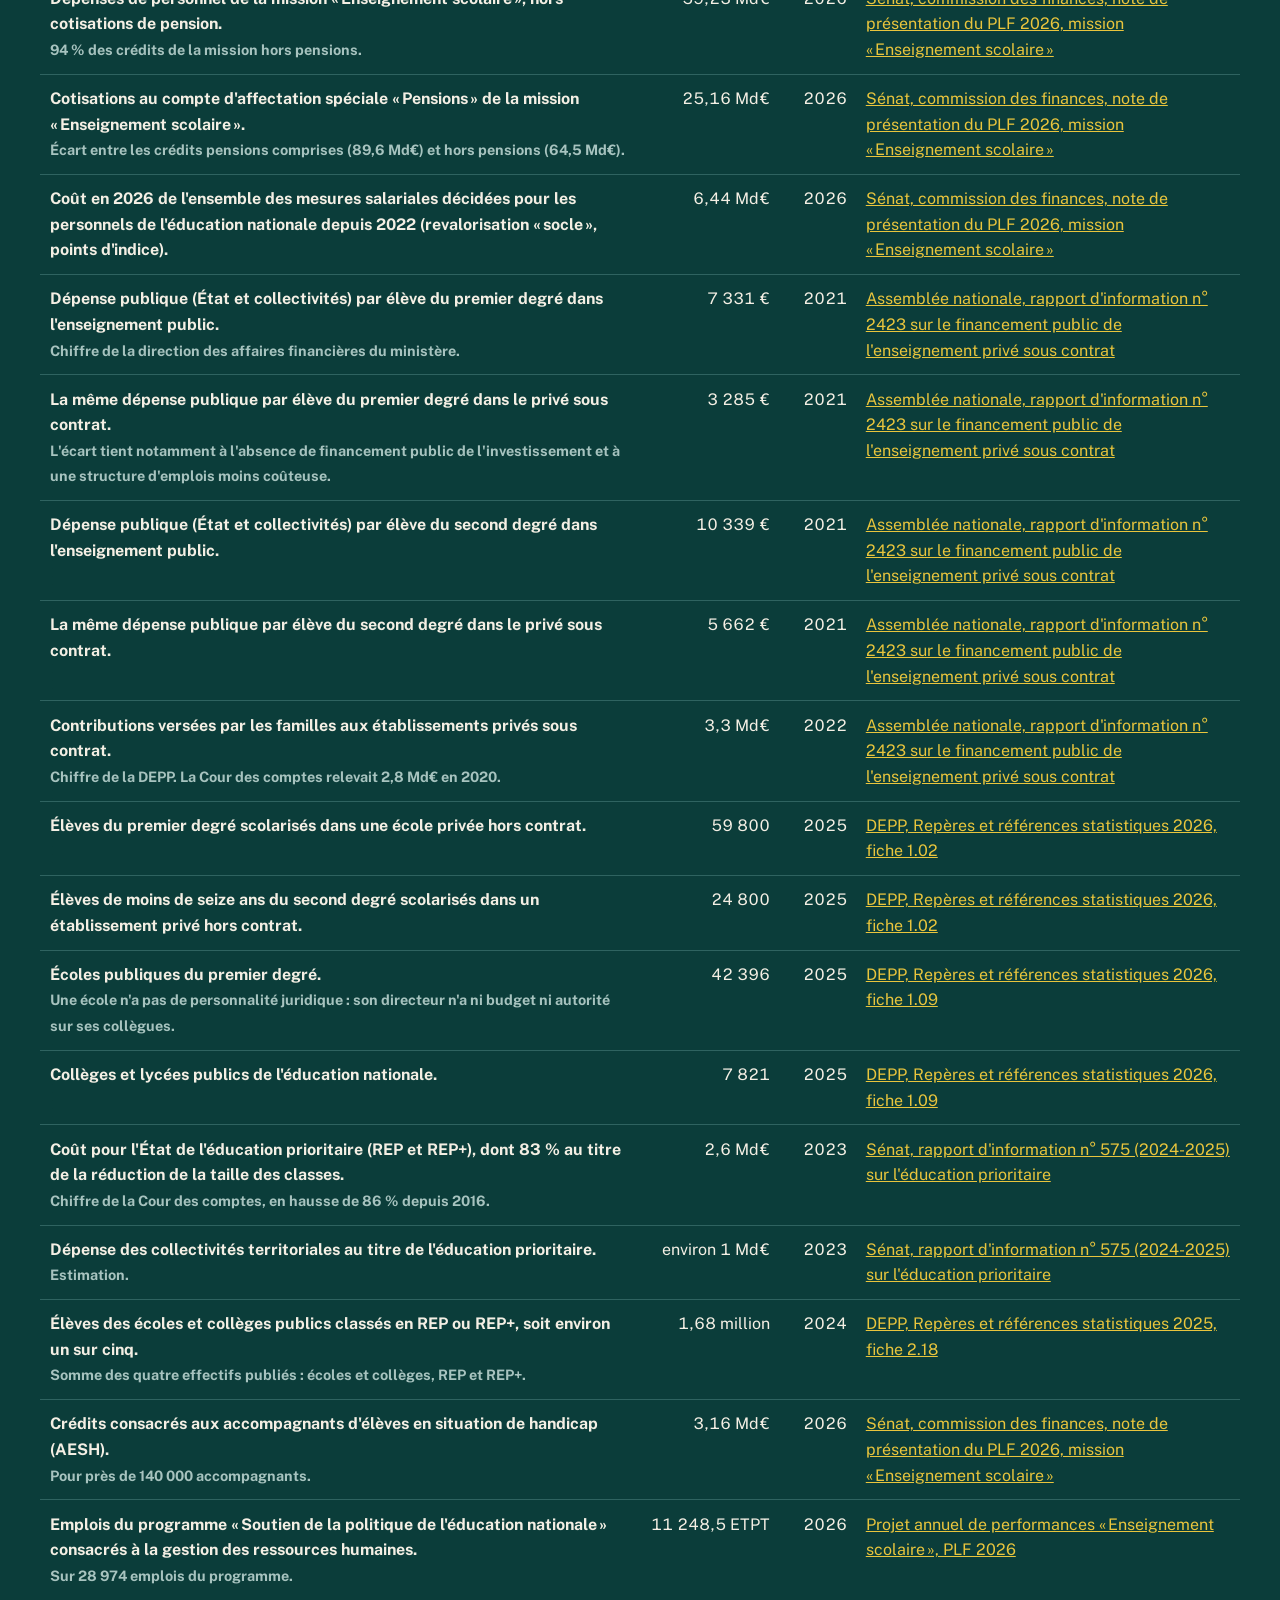
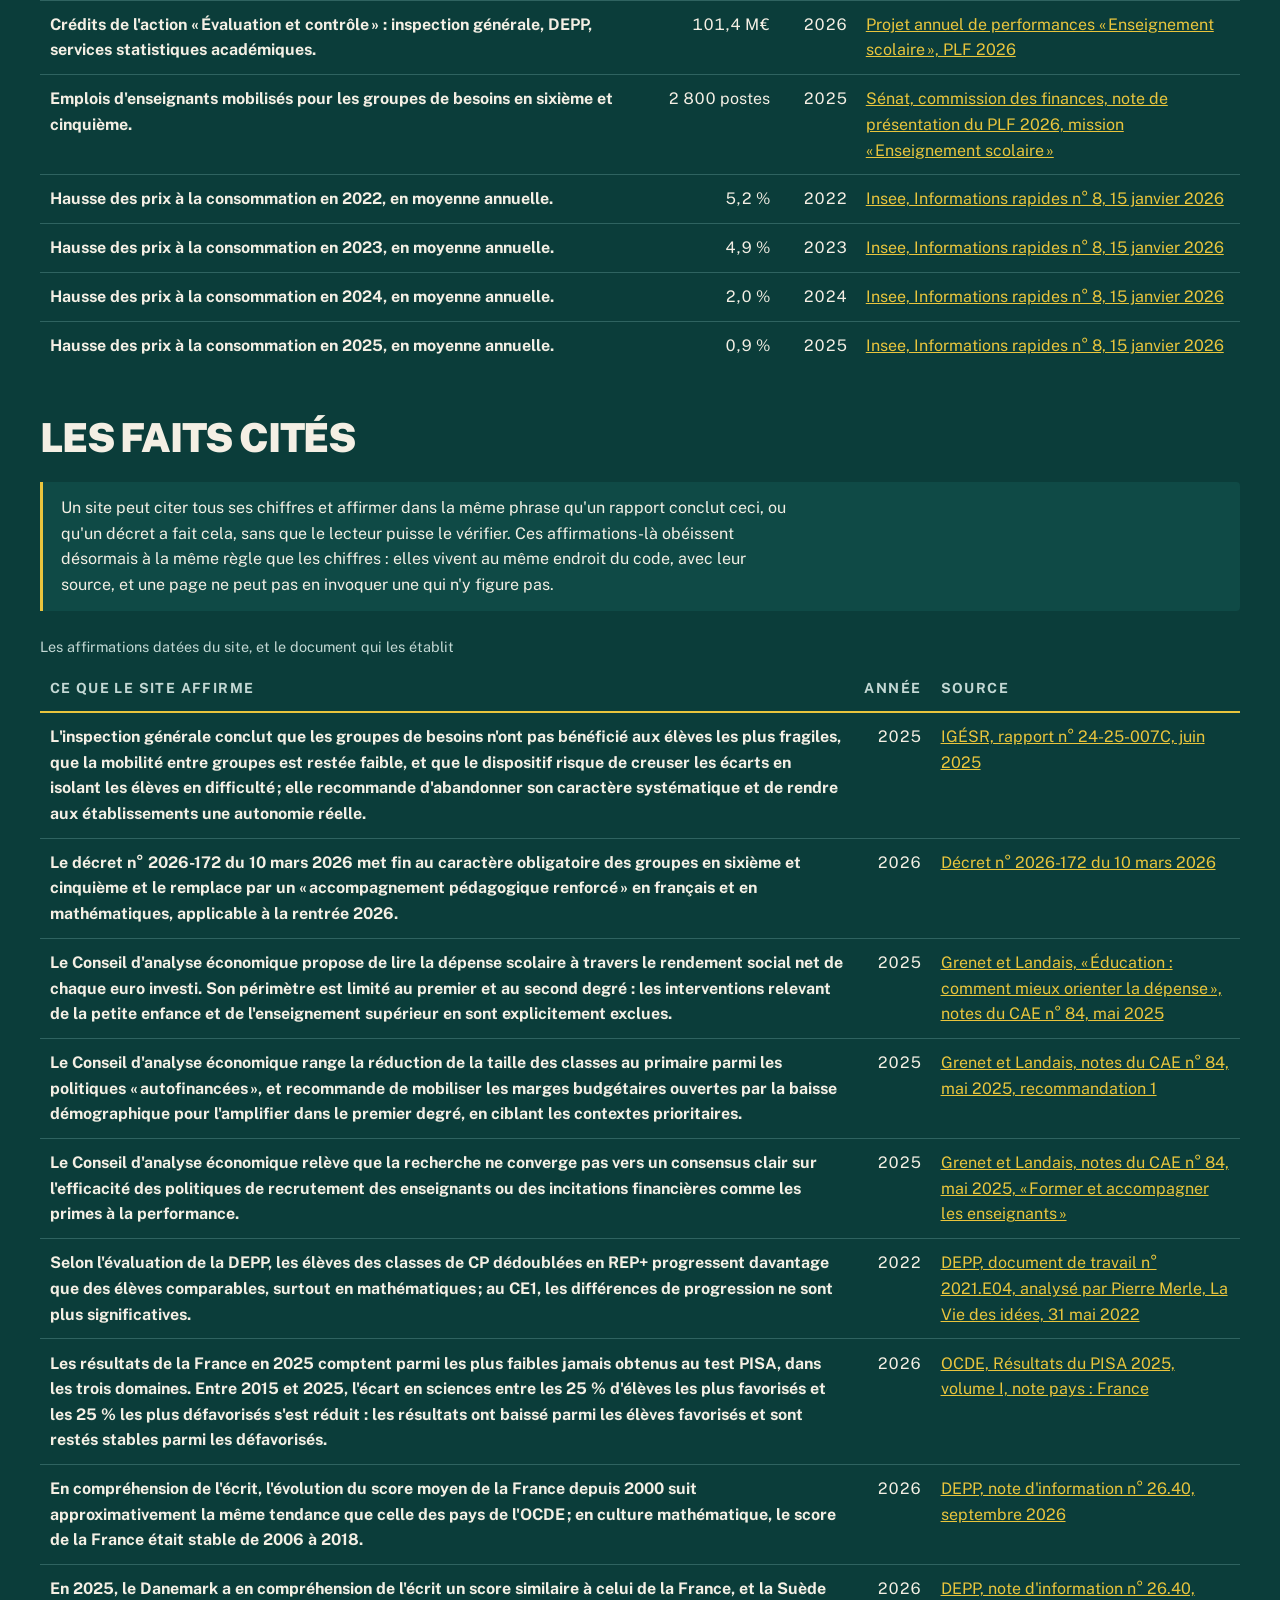
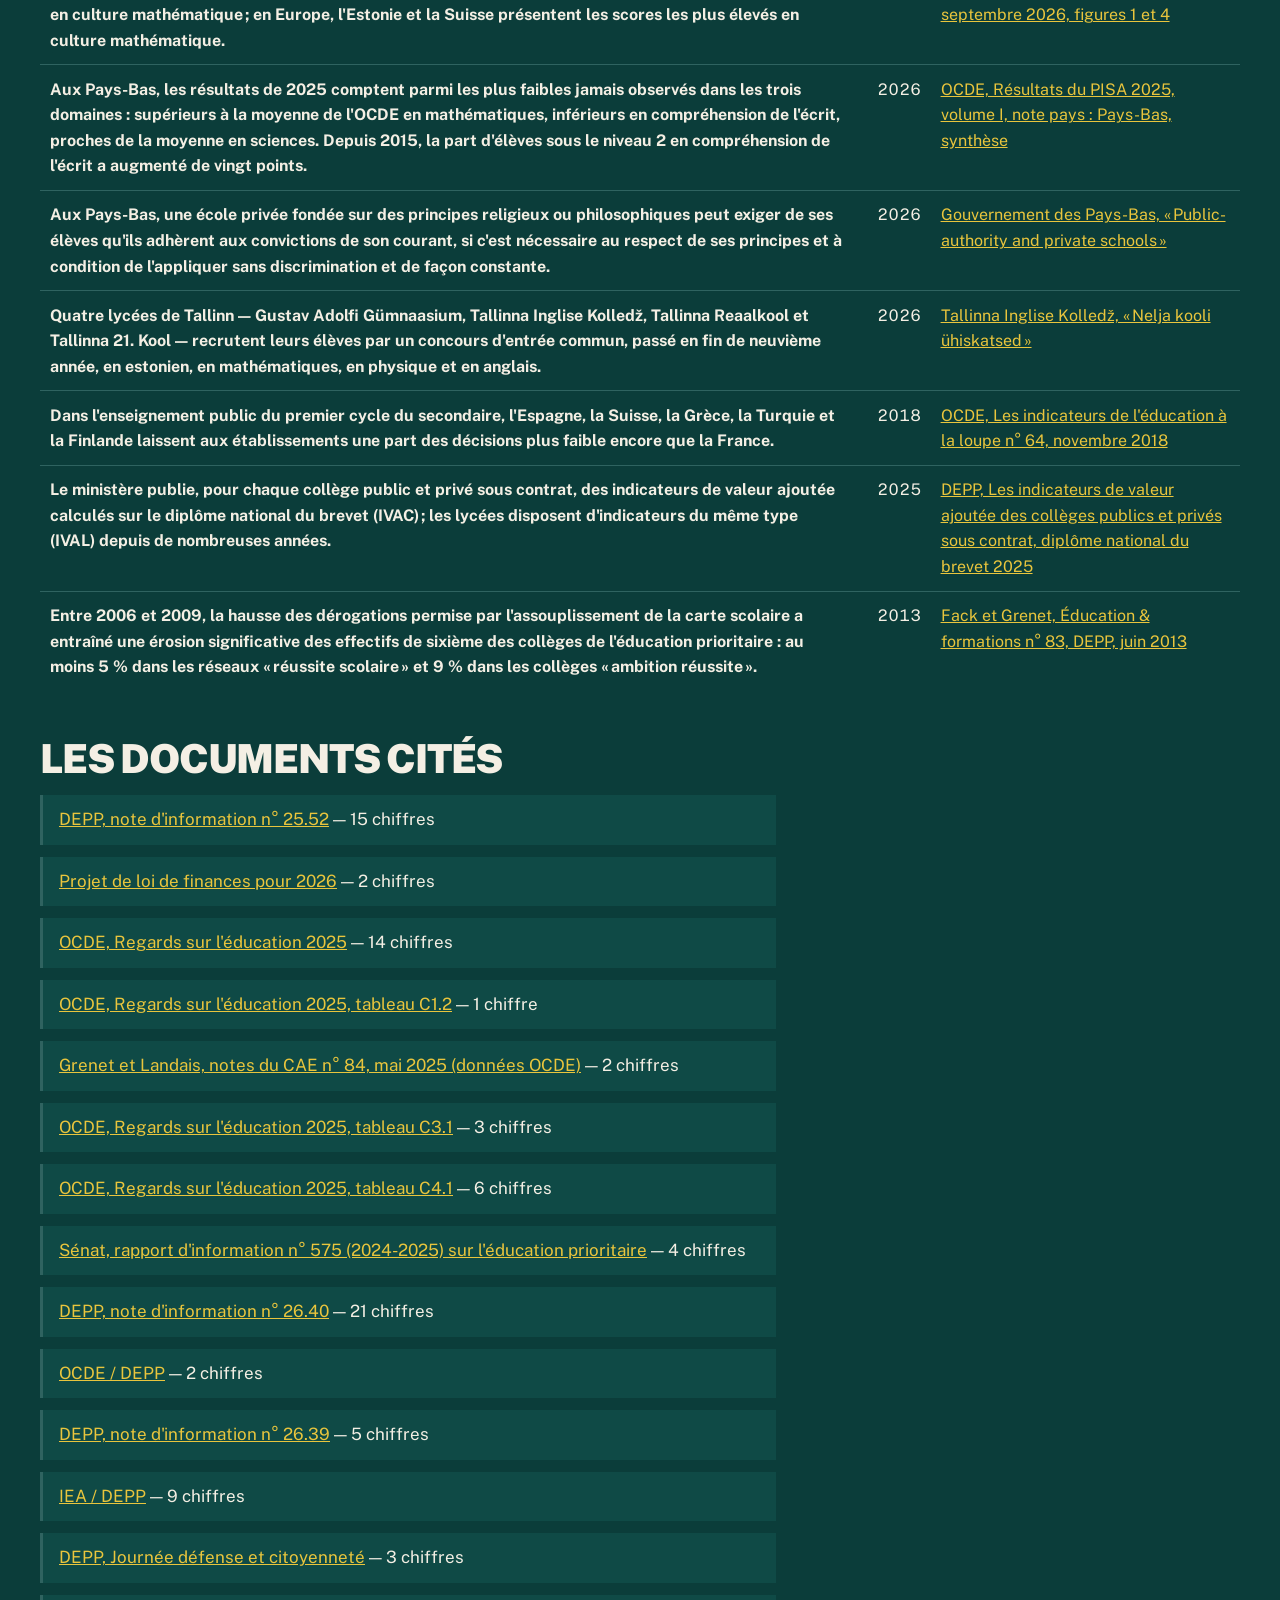
<file: sources.html>
<!doctype html>
<html lang="fr">
<head>
<meta charset="utf-8">
<meta name="viewport" content="width=device-width, initial-scale=1">
<!-- La couleur de la barre du navigateur sur un téléphone : celle de la page,
     pour que la page commence où elle commence. -->
<meta name="theme-color" content="#0b3d3a">
<title>Sources — École : le programme libéral</title>
<meta name="description" content="Tous les chiffres cités sur ce site, avec leur année, leur source et son adresse.">
<link rel="icon" href="moteur/icone.svg" type="image/svg+xml">
<link rel="apple-touch-icon" href="moteur/icone.svg">
<!-- La feuille est extraite de src/education/gabarit.py par
     scripts/construire_site.py : elle n'existe qu'à un seul endroit. -->
<link rel="stylesheet" href="moteur/style.css">
<meta property="og:title" content="Sources — École : le programme libéral">
<meta property="og:description" content="Tous les chiffres cités sur ce site, avec leur année, leur source et son adresse.">
<meta property="og:type" content="website">
<meta property="og:locale" content="fr_FR">
</head>
<body>
<a class="evitement" href="#contenu">Aller au contenu</a>
<header class="bandeau"><div class="interieur">
  <p class="nom"><a href="index.html"><span>Parti libéral français — École</span></a></p>
  <nav aria-label="Navigation principale"><span class="groupe"><span class="etiquette">Le site</span><span class="liens"><a href="index.html">Accueil</a></span></span><span class="groupe"><span class="etiquette">Le constat</span><span class="liens"><a href="resultats.html">Résultats</a><a href="depense.html">Dépense</a><a href="gouvernance.html">Qui décide</a></span></span><span class="groupe"><span class="etiquette">La proposition</span><span class="liens"><a href="proposition.html">La proposition</a><a href="comparaisons.html">Ailleurs</a><a href="chiffrage.html">Chiffrage</a></span></span><span class="groupe"><span class="etiquette">La confiance</span><span class="liens"><a href="objections.html">Objections</a><a href="sources.html" aria-current="page">Sources</a></span></span></nav>
</div></header>
<main id="contenu">
<div class="affiche"><p class="surtitre">La confiance · 2</p><h1>Tous les chiffres, et d'où ils viennent.</h1><p class="chapeau">Chaque chiffre cité sur ce site figure ici, avec son année, son émetteur et l'adresse du document. Aucun n'est de notre fabrication : les seuls calculs du site sont ceux du chiffrage, qui affiche ses formules et ses hypothèses.</p></div><div class="note resume"><p><strong>La règle que ce site s'impose.</strong> Les chiffres vivent à un seul endroit du code, avec leur source. Les pages ne les écrivent pas : elles les demandent. Un chiffre corrigé l'est donc partout d'un coup, et cette page ne peut pas se désynchroniser des autres — elle est construite à partir du même registre.</p></div><h2>Ce que l'école produit</h2><div class="defilant"><table><caption><span>Ce que l'école produit : les chiffres cités, leur valeur, leur année et leur source</span></caption><thead><tr><th class="long" scope="col">Ce qui est mesuré</th><th class="nombre" scope="col">Valeur</th><th class="nombre" scope="col">Année</th><th class="texte" scope="col">Source</th></tr></thead><tbody><tr><th class="long" scope="row">Score moyen des élèves français de 15 ans en mathématiques (PISA).<br><span class="discret">Moyenne OCDE : 463 points, un écart qui n'est pas significatif. Selon l'OCDE, les résultats de 2025 comptent parmi les plus faibles jamais obtenus par la France dans cette enquête.</span></th><td class="nombre">458 points</td><td class="nombre">2025</td><td class="texte"><a href="https://www.education.gouv.fr/sites/default/files/document/depp-ni-2026-40pisa-mathspdf-520231.pdf">DEPP, note d'information n° 26.40</a></td></tr><tr><th class="long" scope="row">Moyenne OCDE en mathématiques (PISA).</th><td class="nombre">463 points</td><td class="nombre">2025</td><td class="texte"><a href="https://www.education.gouv.fr/sites/default/files/document/depp-ni-2026-40pisa-mathspdf-520231.pdf">DEPP, note d'information n° 26.40</a></td></tr><tr><th class="long" scope="row">Recul du score français en mathématiques entre PISA 2022 et PISA 2025.<br><span class="discret">Après 21 points de recul entre 2018 et 2022 ; le score était stable de 2006 à 2018.</span></th><td class="nombre">−16 points</td><td class="nombre">2025</td><td class="texte"><a href="https://www.education.gouv.fr/sites/default/files/document/depp-ni-2026-40pisa-mathspdf-520231.pdf">DEPP, note d'information n° 26.40</a></td></tr><tr><th class="long" scope="row">Recul de la moyenne de l'OCDE en mathématiques entre PISA 2022 et PISA 2025.</th><td class="nombre">−9 points</td><td class="nombre">2025</td><td class="texte"><a href="https://www.education.gouv.fr/sites/default/files/document/depp-ni-2026-40pisa-mathspdf-520231.pdf">DEPP, note d'information n° 26.40</a></td></tr><tr><th class="long" scope="row">Recul du score français en mathématiques entre PISA 2018 et PISA 2022.<br><span class="discret">La plus forte baisse enregistrée par la France dans cette enquête jusqu'alors.</span></th><td class="nombre">−21 points</td><td class="nombre">2022</td><td class="texte"><a href="https://www.education.gouv.fr/depp/pisa-2022-culture-scientifique-comprehension-de-l-ecrit-et-vie-de-l-eleve-380208">OCDE / DEPP</a></td></tr><tr><th class="long" scope="row">Score moyen en compréhension de l'écrit (PISA).<br><span class="discret">Moyenne OCDE : 461 points, un écart qui n'est pas significatif.</span></th><td class="nombre">456 points</td><td class="nombre">2025</td><td class="texte"><a href="https://www.education.gouv.fr/sites/default/files/document/depp-ni-2026-40pisa-mathspdf-520231.pdf">DEPP, note d'information n° 26.40</a></td></tr><tr><th class="long" scope="row">Score moyen en culture scientifique, domaine principal de l'enquête 2025 (PISA).<br><span class="discret">Moyenne OCDE : 482 points. Stable depuis 2022 ; 495 points en 2015.</span></th><td class="nombre">483 points</td><td class="nombre">2025</td><td class="texte"><a href="https://www.education.gouv.fr/sites/default/files/document/depp-ni-2026-39pisa-sciencespdf-520225.pdf">DEPP, note d'information n° 26.39</a></td></tr><tr><th class="long" scope="row">Part des élèves français de 15 ans sous le niveau 2 en mathématiques : ils ne savent pas reconnaître, sans consigne, comment une situation simple se traduit en mathématiques.<br><span class="discret">Moyenne OCDE : 35 %. Ils étaient 29 % en 2022 et 21 % en 2018.</span></th><td class="nombre">36 %</td><td class="nombre">2025</td><td class="texte"><a href="https://www.education.gouv.fr/sites/default/files/document/depp-ni-2026-40pisa-mathspdf-520231.pdf">DEPP, note d'information n° 26.40</a></td></tr><tr><th class="long" scope="row">La même part, en moyenne dans l'OCDE.</th><td class="nombre">35 %</td><td class="nombre">2025</td><td class="texte"><a href="https://www.education.gouv.fr/sites/default/files/document/depp-ni-2026-40pisa-mathspdf-520231.pdf">DEPP, note d'information n° 26.40</a></td></tr><tr><th class="long" scope="row">La même part en France lors de l'enquête précédente.</th><td class="nombre">29 %</td><td class="nombre">2022</td><td class="texte"><a href="https://www.education.gouv.fr/sites/default/files/document/depp-ni-2026-40pisa-mathspdf-520231.pdf">DEPP, note d'information n° 26.40</a></td></tr><tr><th class="long" scope="row">Part des élèves français de 15 ans sous le niveau 2 en compréhension de l'écrit.<br><span class="discret">Moyenne OCDE : 30 %. Ils étaient 27 % en 2022, 21 % en 2018 et 15 % en 2000.</span></th><td class="nombre">33 %</td><td class="nombre">2025</td><td class="texte"><a href="https://www.education.gouv.fr/sites/default/files/document/depp-ni-2026-40pisa-mathspdf-520231.pdf">DEPP, note d'information n° 26.40</a></td></tr><tr><th class="long" scope="row">La même part, en moyenne dans l'OCDE.</th><td class="nombre">30 %</td><td class="nombre">2025</td><td class="texte"><a href="https://www.education.gouv.fr/sites/default/files/document/depp-ni-2026-40pisa-mathspdf-520231.pdf">DEPP, note d'information n° 26.40</a></td></tr><tr><th class="long" scope="row">La même part en France lors de la première enquête PISA.</th><td class="nombre">15 %</td><td class="nombre">2000</td><td class="texte"><a href="https://www.education.gouv.fr/sites/default/files/document/depp-ni-2026-40pisa-mathspdf-520231.pdf">DEPP, note d'information n° 26.40</a></td></tr><tr><th class="long" scope="row">Part des élèves français de 15 ans très performants en mathématiques (au-dessus du niveau 4).<br><span class="discret">Moyenne OCDE : 8 %. Ils étaient 15 % en 2003.</span></th><td class="nombre">5 %</td><td class="nombre">2025</td><td class="texte"><a href="https://www.education.gouv.fr/sites/default/files/document/depp-ni-2026-40pisa-mathspdf-520231.pdf">DEPP, note d'information n° 26.40</a></td></tr><tr><th class="long" scope="row">La même part, en moyenne dans l'OCDE.</th><td class="nombre">8 %</td><td class="nombre">2025</td><td class="texte"><a href="https://www.education.gouv.fr/sites/default/files/document/depp-ni-2026-40pisa-mathspdf-520231.pdf">DEPP, note d'information n° 26.40</a></td></tr><tr><th class="long" scope="row">La même part en France en 2003, première enquête centrée sur les mathématiques.</th><td class="nombre">15 %</td><td class="nombre">2003</td><td class="texte"><a href="https://www.education.gouv.fr/sites/default/files/document/depp-ni-2026-40pisa-mathspdf-520231.pdf">DEPP, note d'information n° 26.40</a></td></tr><tr><th class="long" scope="row">Écart de score en mathématiques entre les élèves français très favorisés et très défavorisés (PISA).<br><span class="discret">Moyenne OCDE : 83 points. La France est l'un des pays de l'OCDE où cet écart est le plus marqué.</span></th><td class="nombre">95 points</td><td class="nombre">2025</td><td class="texte"><a href="https://www.education.gouv.fr/sites/default/files/document/depp-ni-2026-40pisa-mathspdf-520231.pdf">DEPP, note d'information n° 26.40</a></td></tr><tr><th class="long" scope="row">Le même écart, en moyenne dans l'OCDE.</th><td class="nombre">83 points</td><td class="nombre">2025</td><td class="texte"><a href="https://www.education.gouv.fr/sites/default/files/document/depp-ni-2026-40pisa-mathspdf-520231.pdf">DEPP, note d'information n° 26.40</a></td></tr><tr><th class="long" scope="row">Le même écart en compréhension de l'écrit.<br><span class="discret">Moyenne OCDE : 77 points.</span></th><td class="nombre">91 points</td><td class="nombre">2025</td><td class="texte"><a href="https://www.education.gouv.fr/sites/default/files/document/depp-ni-2026-40pisa-mathspdf-520231.pdf">DEPP, note d'information n° 26.40</a></td></tr><tr><th class="long" scope="row">Le même écart en compréhension de l'écrit, en moyenne dans l'OCDE.</th><td class="nombre">77 points</td><td class="nombre">2025</td><td class="texte"><a href="https://www.education.gouv.fr/sites/default/files/document/depp-ni-2026-40pisa-mathspdf-520231.pdf">DEPP, note d'information n° 26.40</a></td></tr><tr><th class="long" scope="row">Écart de score en culture scientifique entre les 25 % d'élèves français les plus favorisés et les 25 % les plus défavorisés.<br><span class="discret">Moyenne OCDE : 85 points.</span></th><td class="nombre">100 points</td><td class="nombre">2025</td><td class="texte"><a href="https://www.education.gouv.fr/sites/default/files/document/depp-ni-2026-39pisa-sciencespdf-520225.pdf">DEPP, note d'information n° 26.39</a></td></tr><tr><th class="long" scope="row">Le même écart en culture scientifique, en moyenne dans l'OCDE.</th><td class="nombre">85 points</td><td class="nombre">2025</td><td class="texte"><a href="https://www.education.gouv.fr/sites/default/files/document/depp-ni-2026-39pisa-sciencespdf-520225.pdf">DEPP, note d'information n° 26.39</a></td></tr><tr><th class="long" scope="row">Score moyen des élèves français de CM1 en mathématiques (TIMSS).<br><span class="discret">Moyenne de l'Union européenne : 524 points. La France est au dernier rang des pays de l'Union européenne ayant participé à l'enquête — une quinzaine d'États membres y participent.</span></th><td class="nombre">484 points</td><td class="nombre">2023</td><td class="texte"><a href="https://www.education.gouv.fr/timss-2023-en-cm1-les-resultats-en-mathematiques-et-en-sciences-restent-stables-en-france-sous-la-415946">IEA / DEPP</a></td></tr><tr><th class="long" scope="row">Moyenne de l'Union européenne en mathématiques en CM1 (TIMSS).</th><td class="nombre">524 points</td><td class="nombre">2023</td><td class="texte"><a href="https://www.education.gouv.fr/timss-2023-en-cm1-les-resultats-en-mathematiques-et-en-sciences-restent-stables-en-france-sous-la-415946">IEA / DEPP</a></td></tr><tr><th class="long" scope="row">Score moyen des élèves français de CM1 en sciences (TIMSS).<br><span class="discret">Moyenne de l'Union européenne : 518 points.</span></th><td class="nombre">488 points</td><td class="nombre">2023</td><td class="texte"><a href="https://www.education.gouv.fr/timss-2023-en-cm1-les-resultats-en-mathematiques-et-en-sciences-restent-stables-en-france-sous-la-415946">IEA / DEPP</a></td></tr><tr><th class="long" scope="row">Score moyen des élèves français de quatrième en mathématiques (TIMSS).<br><span class="discret">Moyenne des pays de l'Union européenne et de l'OCDE participants : 507 points.</span></th><td class="nombre">479 points</td><td class="nombre">2023</td><td class="texte"><a href="https://www.education.gouv.fr/timss-2023-en-cm1-les-resultats-en-mathematiques-et-en-sciences-restent-stables-en-france-sous-la-415946">IEA / DEPP</a></td></tr><tr><th class="long" scope="row">Part des élèves français de CM1 qui n'atteignent pas le niveau élémentaire en mathématiques (TIMSS).</th><td class="nombre">15 %</td><td class="nombre">2023</td><td class="texte"><a href="https://www.education.gouv.fr/timss-2023-en-cm1-les-resultats-en-mathematiques-et-en-sciences-restent-stables-en-france-sous-la-415946">IEA / DEPP</a></td></tr><tr><th class="long" scope="row">Score moyen des élèves français de CM1 en compréhension de l'écrit (PIRLS).<br><span class="discret">Moyenne européenne : 527 points. Le score français est stable après quinze ans de baisse.</span></th><td class="nombre">514 points</td><td class="nombre">2021</td><td class="texte"><a href="https://www.education.gouv.fr/depp/pirls-2021-la-france-stabilise-ses-resultats-contrairement-aux-autres-pays-europeens-majoritairement-452301">IEA / DEPP</a></td></tr><tr><th class="long" scope="row">Part des jeunes Français de 16 à 25 ans en difficulté de lecture, mesurée à la Journée défense et citoyenneté.<br><span class="discret">Sur 843 500 jeunes testés.</span></th><td class="nombre">13 %</td><td class="nombre">2024</td><td class="texte"><a href="https://www.education.gouv.fr/depp/journee-defense-et-citoyennete-2024-un-jeune-francais-sur-vingt-en-situation-d-illettrisme-469313">DEPP, Journée défense et citoyenneté</a></td></tr><tr><th class="long" scope="row">Part des jeunes considérés en situation d'illettrisme à la Journée défense et citoyenneté.<br><span class="discret">Un jeune sur vingt, après au moins dix ans d'école obligatoire.</span></th><td class="nombre">6 %</td><td class="nombre">2024</td><td class="texte"><a href="https://www.education.gouv.fr/depp/journee-defense-et-citoyennete-2024-un-jeune-francais-sur-vingt-en-situation-d-illettrisme-469313">DEPP, Journée défense et citoyenneté</a></td></tr><tr><th class="long" scope="row">Part des élèves français de 15 ans sous le niveau 2 en mathématiques lors de l'enquête de 2018.<br><span class="discret">Ils sont 36 % en 2025 : quinze points de plus en sept ans.</span></th><td class="nombre">21 %</td><td class="nombre">2018</td><td class="texte"><a href="https://www.education.gouv.fr/depp/pisa-2022-culture-scientifique-comprehension-de-l-ecrit-et-vie-de-l-eleve-380208">OCDE / DEPP</a></td></tr><tr><th class="long" scope="row">Moyenne OCDE en compréhension de l'écrit (PISA).</th><td class="nombre">461 points</td><td class="nombre">2025</td><td class="texte"><a href="https://www.education.gouv.fr/sites/default/files/document/depp-ni-2026-40pisa-mathspdf-520231.pdf">DEPP, note d'information n° 26.40</a></td></tr><tr><th class="long" scope="row">Recul du score français en compréhension de l'écrit entre PISA 2022 et PISA 2025.<br><span class="discret">Après 19 points de recul entre 2018 et 2022.</span></th><td class="nombre">−18 points</td><td class="nombre">2025</td><td class="texte"><a href="https://www.education.gouv.fr/sites/default/files/document/depp-ni-2026-40pisa-mathspdf-520231.pdf">DEPP, note d'information n° 26.40</a></td></tr><tr><th class="long" scope="row">Recul de la moyenne de l'OCDE en compréhension de l'écrit entre PISA 2022 et PISA 2025.</th><td class="nombre">−14 points</td><td class="nombre">2025</td><td class="texte"><a href="https://www.education.gouv.fr/sites/default/files/document/depp-ni-2026-40pisa-mathspdf-520231.pdf">DEPP, note d'information n° 26.40</a></td></tr><tr><th class="long" scope="row">Moyenne OCDE en culture scientifique (PISA).</th><td class="nombre">482 points</td><td class="nombre">2025</td><td class="texte"><a href="https://www.education.gouv.fr/sites/default/files/document/depp-ni-2026-39pisa-sciencespdf-520225.pdf">DEPP, note d'information n° 26.39</a></td></tr><tr><th class="long" scope="row">Moyenne de l'Union européenne en sciences en CM1 (TIMSS).</th><td class="nombre">518 points</td><td class="nombre">2023</td><td class="texte"><a href="https://www.education.gouv.fr/timss-2023-en-cm1-les-resultats-en-mathematiques-et-en-sciences-restent-stables-en-france-sous-la-415946">IEA / DEPP</a></td></tr><tr><th class="long" scope="row">Moyenne des pays de l'Union européenne et de l'OCDE participants, en mathématiques en quatrième (TIMSS).</th><td class="nombre">507 points</td><td class="nombre">2023</td><td class="texte"><a href="https://www.education.gouv.fr/timss-2023-en-cm1-les-resultats-en-mathematiques-et-en-sciences-restent-stables-en-france-sous-la-415946">IEA / DEPP</a></td></tr><tr><th class="long" scope="row">Moyenne européenne en compréhension de l'écrit en CM1 (PIRLS).</th><td class="nombre">527 points</td><td class="nombre">2021</td><td class="texte"><a href="https://www.education.gouv.fr/depp/pirls-2021-la-france-stabilise-ses-resultats-contrairement-aux-autres-pays-europeens-majoritairement-452301">IEA / DEPP</a></td></tr><tr><th class="long" scope="row">Jeunes testés à la Journée défense et citoyenneté, soit presque une classe d'âge entière.</th><td class="nombre">843 500</td><td class="nombre">2024</td><td class="texte"><a href="https://www.education.gouv.fr/depp/journee-defense-et-citoyennete-2024-un-jeune-francais-sur-vingt-en-situation-d-illettrisme-469313">DEPP, Journée défense et citoyenneté</a></td></tr></tbody></table></div><h2>Ce que l'école coûte</h2><div class="defilant"><table><caption><span>Ce que l'école coûte : les chiffres cités, leur valeur, leur année et leur source</span></caption><thead><tr><th class="long" scope="col">Ce qui est mesuré</th><th class="nombre" scope="col">Valeur</th><th class="nombre" scope="col">Année</th><th class="texte" scope="col">Source</th></tr></thead><tbody><tr><th class="long" scope="row">Dépense intérieure d'éducation : tout ce que la France consacre à son système éducatif, du préélémentaire au supérieur, tous financeurs confondus.<br><span class="discret">En hausse de 2,8 Md€ en euros constants sur un an (+1,4 %).</span></th><td class="nombre">197,1 Md€</td><td class="nombre">2024</td><td class="texte"><a href="https://www.education.gouv.fr/sites/default/files/2025-09/depp-ni-2025-52-442155.pdf">DEPP, note d'information n° 25.52</a></td></tr><tr><th class="long" scope="row">Part de la richesse nationale consacrée à l'éducation.</th><td class="nombre">6,8 % du PIB</td><td class="nombre">2024</td><td class="texte"><a href="https://www.education.gouv.fr/sites/default/files/2025-09/depp-ni-2025-52-442155.pdf">DEPP, note d'information n° 25.52</a></td></tr><tr><th class="long" scope="row">Dépense moyenne par élève ou étudiant, apprentissage compris.</th><td class="nombre">10 920 €</td><td class="nombre">2024</td><td class="texte"><a href="https://www.education.gouv.fr/sites/default/files/2025-09/depp-ni-2025-52-442155.pdf">DEPP, note d'information n° 25.52</a></td></tr><tr><th class="long" scope="row">Dépense moyenne par écolier (premier degré).</th><td class="nombre">9 080 €</td><td class="nombre">2024</td><td class="texte"><a href="https://www.education.gouv.fr/sites/default/files/2025-09/depp-ni-2025-52-442155.pdf">DEPP, note d'information n° 25.52</a></td></tr><tr><th class="long" scope="row">Dépense moyenne par collégien.</th><td class="nombre">10 450 €</td><td class="nombre">2024</td><td class="texte"><a href="https://www.education.gouv.fr/sites/default/files/2025-09/depp-ni-2025-52-442155.pdf">DEPP, note d'information n° 25.52</a></td></tr><tr><th class="long" scope="row">Dépense moyenne par lycéen de l'enseignement général et technologique.</th><td class="nombre">13 020 €</td><td class="nombre">2024</td><td class="texte"><a href="https://www.education.gouv.fr/sites/default/files/2025-09/depp-ni-2025-52-442155.pdf">DEPP, note d'information n° 25.52</a></td></tr><tr><th class="long" scope="row">Dépense moyenne par lycéen de l'enseignement professionnel.</th><td class="nombre">14 700 €</td><td class="nombre">2024</td><td class="texte"><a href="https://www.education.gouv.fr/sites/default/files/2025-09/depp-ni-2025-52-442155.pdf">DEPP, note d'information n° 25.52</a></td></tr><tr><th class="long" scope="row">Dépense moyenne par étudiant à l'université.</th><td class="nombre">12 460 €</td><td class="nombre">2024</td><td class="texte"><a href="https://www.education.gouv.fr/sites/default/files/2025-09/depp-ni-2025-52-442155.pdf">DEPP, note d'information n° 25.52</a></td></tr><tr><th class="long" scope="row">Dépense moyenne par élève de classe préparatoire aux grandes écoles.<br><span class="discret">À comparer aux 9 080 € de l'écolier : l'écart est de un à deux.</span></th><td class="nombre">19 070 €</td><td class="nombre">2024</td><td class="texte"><a href="https://www.education.gouv.fr/sites/default/files/2025-09/depp-ni-2025-52-442155.pdf">DEPP, note d'information n° 25.52</a></td></tr><tr><th class="long" scope="row">Part de l'État dans le financement de la dépense d'éducation.<br><span class="discret">Devant les collectivités (23 %), les entreprises (10 %) et les ménages (8 %).</span></th><td class="nombre">55 %</td><td class="nombre">2024</td><td class="texte"><a href="https://www.education.gouv.fr/sites/default/files/2025-09/depp-ni-2025-52-442155.pdf">DEPP, note d'information n° 25.52</a></td></tr><tr><th class="long" scope="row">Part des collectivités territoriales dans le financement.</th><td class="nombre">23 %</td><td class="nombre">2024</td><td class="texte"><a href="https://www.education.gouv.fr/sites/default/files/2025-09/depp-ni-2025-52-442155.pdf">DEPP, note d'information n° 25.52</a></td></tr><tr><th class="long" scope="row">Part des ménages dans le financement de la dépense d'éducation.</th><td class="nombre">8 %</td><td class="nombre">2024</td><td class="texte"><a href="https://www.education.gouv.fr/sites/default/files/2025-09/depp-ni-2025-52-442155.pdf">DEPP, note d'information n° 25.52</a></td></tr><tr><th class="long" scope="row">Crédits de la mission « Enseignement scolaire » hors pensions.</th><td class="nombre">64,5 Md€</td><td class="nombre">2026</td><td class="texte"><a href="https://www.budget.gouv.fr/">Projet de loi de finances pour 2026</a></td></tr><tr><th class="long" scope="row">Crédits de la mission « Enseignement scolaire », compte d'affectation spéciale « Pensions » compris.<br><span class="discret">Premier budget de l'État par le montant.</span></th><td class="nombre">89,6 Md€</td><td class="nombre">2026</td><td class="texte"><a href="https://www.budget.gouv.fr/">Projet de loi de finances pour 2026</a></td></tr><tr><th class="long" scope="row">Part du PIB consacrée aux établissements d'enseignement, de l'élémentaire au supérieur, sur le périmètre retenu par l'OCDE — plus étroit que la dépense intérieure d'éducation française.<br><span class="discret">Supérieur à la moyenne de l'OCDE (4,7 %). La DIE française y ajoute notamment les cantines, les transports scolaires et la formation continue : les deux chiffres ne se comparent pas.</span></th><td class="nombre">5,4 % du PIB</td><td class="nombre">2022</td><td class="texte"><a href="https://www.oecd.org/content/dam/oecd/fr/publications/reports/2025/09/education-at-a-glance-2025-country-notes_9749f4ff/france_0639c7fb/aca6dceb-fr.pdf">OCDE, Regards sur l'éducation 2025</a></td></tr><tr><th class="long" scope="row">La même part, en moyenne dans l'OCDE.</th><td class="nombre">4,7 %</td><td class="nombre">2022</td><td class="texte"><a href="https://www.oecd.org/content/dam/oecd/fr/publications/reports/2025/09/education-at-a-glance-2025-country-notes_9749f4ff/france_0639c7fb/aca6dceb-fr.pdf">OCDE, Regards sur l'éducation 2025, tableau C1.2</a></td></tr><tr><th class="long" scope="row">Part des pouvoirs publics dans le financement de l'enseignement, de l'élémentaire au post-secondaire non supérieur.<br><span class="discret">Moyenne OCDE : 90,1 %. Les familles françaises financent donc une part de l'école un peu plus faible qu'ailleurs.</span></th><td class="nombre">92 %</td><td class="nombre">2022</td><td class="texte"><a href="https://www.oecd.org/content/dam/oecd/fr/publications/reports/2025/09/education-at-a-glance-2025-country-notes_9749f4ff/france_0639c7fb/aca6dceb-fr.pdf">OCDE, Regards sur l'éducation 2025</a></td></tr><tr><th class="long" scope="row">La même part, en moyenne dans l'OCDE.</th><td class="nombre">90,1 %</td><td class="nombre">2022</td><td class="texte"><a href="https://www.oecd.org/content/dam/oecd/fr/publications/reports/2025/09/education-at-a-glance-2025-country-notes_9749f4ff/france_0639c7fb/aca6dceb-fr.pdf">OCDE, Regards sur l'éducation 2025</a></td></tr><tr><th class="long" scope="row">Part des services annexes — transports scolaires, internats, cantines, médecine scolaire — dans la dépense d'éducation en France.<br><span class="discret">Moyenne OCDE : 5,6 %. C'est l'une des raisons, avec la diversité des filières et des options, du coût élevé du second degré.</span></th><td class="nombre">12,2 %</td><td class="nombre">2025</td><td class="texte"><a href="https://cae-eco.fr/static/pdf/cae084-education-250514.pdf">Grenet et Landais, notes du CAE n° 84, mai 2025 (données OCDE)</a></td></tr><tr><th class="long" scope="row">La même part, en moyenne dans l'OCDE.</th><td class="nombre">5,6 %</td><td class="nombre">2025</td><td class="texte"><a href="https://cae-eco.fr/static/pdf/cae084-education-250514.pdf">Grenet et Landais, notes du CAE n° 84, mai 2025 (données OCDE)</a></td></tr><tr><th class="long" scope="row">Dépense annuelle par élève dans l'enseignement élémentaire en France, en équivalents USD à parité de pouvoir d'achat.<br><span class="discret">Soit 13 % de moins que la moyenne de l'OCDE.</span></th><td class="nombre">11 135 USD</td><td class="nombre">2022</td><td class="texte"><a href="https://www.oecd.org/content/dam/oecd/fr/publications/reports/2025/09/education-at-a-glance-2025-country-notes_9749f4ff/france_0639c7fb/aca6dceb-fr.pdf">OCDE, Regards sur l'éducation 2025, tableau C3.1</a></td></tr><tr><th class="long" scope="row">La même dépense, en moyenne dans l'OCDE.</th><td class="nombre">12 730 USD</td><td class="nombre">2022</td><td class="texte"><a href="https://www.oecd.org/content/dam/oecd/fr/publications/reports/2025/09/education-at-a-glance-2025-country-notes_9749f4ff/france_0639c7fb/aca6dceb-fr.pdf">OCDE, Regards sur l'éducation 2025, tableau C3.1</a></td></tr><tr><th class="long" scope="row">Dépense annuelle par élève dans le premier cycle du secondaire (collège) en France.<br><span class="discret">Soit 5 % de moins que la moyenne de l'OCDE.</span></th><td class="nombre">13 622 USD</td><td class="nombre">2022</td><td class="texte"><a href="https://www.oecd.org/content/dam/oecd/fr/publications/reports/2025/09/education-at-a-glance-2025-country-notes_9749f4ff/france_0639c7fb/aca6dceb-fr.pdf">OCDE, Regards sur l'éducation 2025, tableau C4.1</a></td></tr><tr><th class="long" scope="row">La même dépense, en moyenne dans l'OCDE.</th><td class="nombre">14 315 USD</td><td class="nombre">2022</td><td class="texte"><a href="https://www.oecd.org/content/dam/oecd/fr/publications/reports/2025/09/education-at-a-glance-2025-country-notes_9749f4ff/france_0639c7fb/aca6dceb-fr.pdf">OCDE, Regards sur l'éducation 2025, tableau C4.1</a></td></tr><tr><th class="long" scope="row">Dépense annuelle par élève dans le second cycle du secondaire (lycée) en France.<br><span class="discret">Soit 24 % de plus que la moyenne de l'OCDE : c'est le seul niveau où la France dépense nettement plus que ses voisins.</span></th><td class="nombre">18 127 USD</td><td class="nombre">2022</td><td class="texte"><a href="https://www.oecd.org/content/dam/oecd/fr/publications/reports/2025/09/education-at-a-glance-2025-country-notes_9749f4ff/france_0639c7fb/aca6dceb-fr.pdf">OCDE, Regards sur l'éducation 2025, tableau C4.1</a></td></tr><tr><th class="long" scope="row">La même dépense, en moyenne dans l'OCDE.</th><td class="nombre">14 562 USD</td><td class="nombre">2022</td><td class="texte"><a href="https://www.oecd.org/content/dam/oecd/fr/publications/reports/2025/09/education-at-a-glance-2025-country-notes_9749f4ff/france_0639c7fb/aca6dceb-fr.pdf">OCDE, Regards sur l'éducation 2025, tableau C4.1</a></td></tr><tr><th class="long" scope="row">Coût annuel du dédoublement des classes de grande section, de CP et de CE1 en éducation prioritaire, pour 16 000 équivalents temps plein.<br><span class="discret">Chiffre de la Cour des comptes. Effets mesurés par la DEPP : positifs en CP, surtout en mathématiques ; au CE1, la progression ne se distingue plus de celle d'élèves comparables.</span></th><td class="nombre">800 M€ par an</td><td class="nombre">2024</td><td class="texte"><a href="https://www.senat.fr/rap/r24-575/r24-575_mono.html">Sénat, rapport d'information n° 575 (2024-2025) sur l'éducation prioritaire</a></td></tr><tr><th class="long" scope="row">Hausse de la dépense intérieure d'éducation sur un an, en euros constants.<br><span class="discret">Soit 2,8 Md€.</span></th><td class="nombre">+1,4 %</td><td class="nombre">2024</td><td class="texte"><a href="https://www.education.gouv.fr/sites/default/files/2025-09/depp-ni-2025-52-442155.pdf">DEPP, note d'information n° 25.52</a></td></tr><tr><th class="long" scope="row">Part des entreprises dans le financement de la dépense d'éducation.</th><td class="nombre">10 %</td><td class="nombre">2024</td><td class="texte"><a href="https://www.education.gouv.fr/sites/default/files/2025-09/depp-ni-2025-52-442155.pdf">DEPP, note d'information n° 25.52</a></td></tr><tr><th class="long" scope="row">Part des autres administrations publiques dans le financement.</th><td class="nombre">4 %</td><td class="nombre">2024</td><td class="texte"><a href="https://www.education.gouv.fr/sites/default/files/2025-09/depp-ni-2025-52-442155.pdf">DEPP, note d'information n° 25.52</a></td></tr><tr><th class="long" scope="row">Écart entre la dépense française par élève de l'élémentaire et la moyenne de l'OCDE.</th><td class="nombre">13 % de moins</td><td class="nombre">2022</td><td class="texte"><a href="https://www.oecd.org/content/dam/oecd/fr/publications/reports/2025/09/education-at-a-glance-2025-country-notes_9749f4ff/france_0639c7fb/aca6dceb-fr.pdf">OCDE, Regards sur l'éducation 2025, tableau C3.1</a></td></tr><tr><th class="long" scope="row">Le même écart pour le premier cycle du secondaire.</th><td class="nombre">5 % de moins</td><td class="nombre">2022</td><td class="texte"><a href="https://www.oecd.org/content/dam/oecd/fr/publications/reports/2025/09/education-at-a-glance-2025-country-notes_9749f4ff/france_0639c7fb/aca6dceb-fr.pdf">OCDE, Regards sur l'éducation 2025, tableau C4.1</a></td></tr><tr><th class="long" scope="row">Le même écart pour le second cycle du secondaire.<br><span class="discret">Seul niveau où la France dépense nettement plus que la moyenne.</span></th><td class="nombre">24 % de plus</td><td class="nombre">2022</td><td class="texte"><a href="https://www.oecd.org/content/dam/oecd/fr/publications/reports/2025/09/education-at-a-glance-2025-country-notes_9749f4ff/france_0639c7fb/aca6dceb-fr.pdf">OCDE, Regards sur l'éducation 2025, tableau C4.1</a></td></tr><tr><th class="long" scope="row">Équivalents temps plein mobilisés par le dédoublement des classes de grande section, de CP et de CE1 en éducation prioritaire.<br><span class="discret">Chiffre de la Cour des comptes.</span></th><td class="nombre">16 000</td><td class="nombre">2024</td><td class="texte"><a href="https://www.senat.fr/rap/r24-575/r24-575_mono.html">Sénat, rapport d'information n° 575 (2024-2025) sur l'éducation prioritaire</a></td></tr></tbody></table></div><h2>Les moyens et les effectifs</h2><div class="defilant"><table><caption><span>Les moyens et les effectifs : les chiffres cités, leur valeur, leur année et leur source</span></caption><thead><tr><th class="long" scope="col">Ce qui est mesuré</th><th class="nombre" scope="col">Valeur</th><th class="nombre" scope="col">Année</th><th class="texte" scope="col">Source</th></tr></thead><tbody><tr><th class="long" scope="row">Élèves du premier degré, public et privé sous contrat.<br><span class="discret">Dont 86,4 % dans le secteur public.</span></th><td class="nombre">6,15 millions</td><td class="nombre">2026</td><td class="texte"><a href="https://www.education.gouv.fr/depp/l-education-nationale-en-chiffres-edition-2026-505326">DEPP, L'éducation nationale en chiffres</a></td></tr><tr><th class="long" scope="row">Élèves du second degré, public et privé sous contrat.<br><span class="discret">Dont 78,8 % dans le secteur public.</span></th><td class="nombre">5,62 millions</td><td class="nombre">2026</td><td class="texte"><a href="https://www.education.gouv.fr/depp/l-education-nationale-en-chiffres-edition-2026-505326">DEPP, L'éducation nationale en chiffres</a></td></tr><tr><th class="long" scope="row">Enseignants du secteur public.</th><td class="nombre">711 600</td><td class="nombre">2026</td><td class="texte"><a href="https://www.education.gouv.fr/depp/l-education-nationale-en-chiffres-edition-2026-505326">DEPP, L'éducation nationale en chiffres</a></td></tr><tr><th class="long" scope="row">Enseignants du privé sous contrat, rémunérés par l'État.</th><td class="nombre">139 900</td><td class="nombre">2026</td><td class="texte"><a href="https://www.education.gouv.fr/depp/l-education-nationale-en-chiffres-edition-2026-505326">DEPP, L'éducation nationale en chiffres</a></td></tr><tr><th class="long" scope="row">Baisse attendue des effectifs scolaires d'ici 2035.<br><span class="discret">À dépense constante, c'est un desserrement massif — ou une économie silencieuse.</span></th><td class="nombre">1,7 million d'élèves en moins</td><td class="nombre">2026</td><td class="texte"><a href="https://www.education.gouv.fr/demographie-scolaire-le-ministere-publie-pour-la-premiere-fois-des-projections-d-effectifs-d-eleves-504392">DEPP, projections démographiques</a></td></tr><tr><th class="long" scope="row">Écart entre le salaire effectif d'un professeur des écoles français et celui d'un actif diplômé du supérieur travaillant à temps plein.<br><span class="discret">Moyenne OCDE : 17 %.</span></th><td class="nombre">26 %</td><td class="nombre">2024</td><td class="texte"><a href="https://www.oecd.org/content/dam/oecd/fr/publications/reports/2025/09/education-at-a-glance-2025-country-notes_9749f4ff/france_0639c7fb/aca6dceb-fr.pdf">OCDE, Regards sur l'éducation 2025</a></td></tr><tr><th class="long" scope="row">Le même écart pour un enseignant de collège.<br><span class="discret">Moyenne OCDE : 13 %.</span></th><td class="nombre">18 %</td><td class="nombre">2024</td><td class="texte"><a href="https://www.oecd.org/content/dam/oecd/fr/publications/reports/2025/09/education-at-a-glance-2025-country-notes_9749f4ff/france_0639c7fb/aca6dceb-fr.pdf">OCDE, Regards sur l'éducation 2025</a></td></tr><tr><th class="long" scope="row">Heures d'enseignement obligatoire par an dans l'élémentaire en France.<br><span class="discret">Moyenne OCDE : 804 heures. La France enseigne plus longtemps, sur moins de jours.</span></th><td class="nombre">864 heures</td><td class="nombre">2025</td><td class="texte"><a href="https://www.oecd.org/content/dam/oecd/fr/publications/reports/2025/09/education-at-a-glance-2025-country-notes_9749f4ff/france_0639c7fb/aca6dceb-fr.pdf">OCDE, Regards sur l'éducation 2025</a></td></tr><tr><th class="long" scope="row">Heures d'enseignement obligatoire par an au collège en France.<br><span class="discret">Moyenne OCDE : 909 heures.</span></th><td class="nombre">973 heures</td><td class="nombre">2025</td><td class="texte"><a href="https://www.oecd.org/content/dam/oecd/fr/publications/reports/2025/09/education-at-a-glance-2025-country-notes_9749f4ff/france_0639c7fb/aca6dceb-fr.pdf">OCDE, Regards sur l'éducation 2025</a></td></tr><tr><th class="long" scope="row">Taille moyenne d'une classe élémentaire en France.<br><span class="discret">Moyenne OCDE : 21 élèves. En baisse de près de deux élèves depuis 2013.</span></th><td class="nombre">21,6 élèves</td><td class="nombre">2023</td><td class="texte"><a href="https://www.oecd.org/content/dam/oecd/fr/publications/reports/2025/09/education-at-a-glance-2025-country-notes_9749f4ff/france_0639c7fb/aca6dceb-fr.pdf">OCDE, Regards sur l'éducation 2025</a></td></tr><tr><th class="long" scope="row">Taille moyenne d'une classe de collège en France.<br><span class="discret">Moyenne des autres pays de l'Union européenne : 20,7 élèves.</span></th><td class="nombre">25,6 élèves</td><td class="nombre">2023</td><td class="texte"><a href="https://cae-eco.fr/static/pdf/cae084-education-250514.pdf">Grenet et Landais, notes du CAE n° 84, mai 2025</a></td></tr><tr><th class="long" scope="row">La même taille, en moyenne dans les autres pays de l'Union européenne.</th><td class="nombre">20,7 élèves</td><td class="nombre">2023</td><td class="texte"><a href="https://cae-eco.fr/static/pdf/cae084-education-250514.pdf">Grenet et Landais, notes du CAE n° 84, mai 2025</a></td></tr><tr><th class="long" scope="row">Part du temps d'instruction obligatoire de l'élémentaire consacrée à la lecture, à l'écriture, à la littérature et aux mathématiques en France.<br><span class="discret">38 % pour la lecture, l'écriture et la littérature, 21 % pour les mathématiques. Moyenne OCDE : 41 %.</span></th><td class="nombre">59 %</td><td class="nombre">2025</td><td class="texte"><a href="https://www.oecd.org/content/dam/oecd/fr/publications/reports/2025/09/education-at-a-glance-2025-country-notes_9749f4ff/france_0639c7fb/aca6dceb-fr.pdf">OCDE, Regards sur l'éducation 2025, tableaux D1.3 et D1.4</a></td></tr><tr><th class="long" scope="row">La même part, en moyenne dans l'OCDE.</th><td class="nombre">41 %</td><td class="nombre">2025</td><td class="texte"><a href="https://www.oecd.org/content/dam/oecd/fr/publications/reports/2025/09/education-at-a-glance-2025-country-notes_9749f4ff/france_0639c7fb/aca6dceb-fr.pdf">OCDE, Regards sur l'éducation 2025, tableaux D1.3 et D1.4</a></td></tr><tr><th class="long" scope="row">Hausse des salaires statutaires de début de carrière des enseignants français entre 2015 et 2024.<br><span class="discret">Moyenne OCDE : 17 % dans l'élémentaire. Au bout de quinze ans de carrière, le salaire statutaire d'un professeur des écoles n'a pas augmenté sur la période.</span></th><td class="nombre">8 %</td><td class="nombre">2024</td><td class="texte"><a href="https://www.oecd.org/content/dam/oecd/fr/publications/reports/2025/09/education-at-a-glance-2025-country-notes_9749f4ff/france_0639c7fb/aca6dceb-fr.pdf">OCDE, Regards sur l'éducation 2025</a></td></tr><tr><th class="long" scope="row">La même hausse dans l'élémentaire, en moyenne dans l'OCDE.</th><td class="nombre">17 %</td><td class="nombre">2024</td><td class="texte"><a href="https://www.oecd.org/content/dam/oecd/fr/publications/reports/2025/09/education-at-a-glance-2025-country-notes_9749f4ff/france_0639c7fb/aca6dceb-fr.pdf">OCDE, Regards sur l'éducation 2025</a></td></tr><tr><th class="long" scope="row">Suppressions de postes d'enseignants prévues au projet de loi de finances pour 2025, auxquelles le gouvernement a renoncé.<br><span class="discret">Le Premier ministre a présenté ce renoncement comme une « décision définitive ».</span></th><td class="nombre">4 000 postes</td><td class="nombre">2025</td><td class="texte"><a href="https://www.franceinfo.fr/societe/education/francois-bayrou-confirme-qu-il-n-y-aura-pas-suppression-de-4-000-postes-d-enseignants-une-decision-definitive_7040645.html">franceinfo, 28 janvier 2025</a></td></tr><tr><th class="long" scope="row">Écart moyen, dans l'OCDE, entre le salaire d'un enseignant du primaire et celui des autres diplômés du supérieur.</th><td class="nombre">17 %</td><td class="nombre">2024</td><td class="texte"><a href="https://www.oecd.org/content/dam/oecd/fr/publications/reports/2025/09/education-at-a-glance-2025-country-notes_9749f4ff/france_0639c7fb/aca6dceb-fr.pdf">OCDE, Regards sur l'éducation 2025</a></td></tr><tr><th class="long" scope="row">Le même écart moyen dans l'OCDE, au collège.</th><td class="nombre">13 %</td><td class="nombre">2024</td><td class="texte"><a href="https://www.oecd.org/content/dam/oecd/fr/publications/reports/2025/09/education-at-a-glance-2025-country-notes_9749f4ff/france_0639c7fb/aca6dceb-fr.pdf">OCDE, Regards sur l'éducation 2025</a></td></tr><tr><th class="long" scope="row">Heures d'enseignement obligatoire par an dans l'élémentaire, en moyenne dans l'OCDE.</th><td class="nombre">804 heures</td><td class="nombre">2025</td><td class="texte"><a href="https://www.oecd.org/content/dam/oecd/fr/publications/reports/2025/09/education-at-a-glance-2025-country-notes_9749f4ff/france_0639c7fb/aca6dceb-fr.pdf">OCDE, Regards sur l'éducation 2025</a></td></tr><tr><th class="long" scope="row">Heures d'enseignement obligatoire par an au collège, en moyenne dans l'OCDE.</th><td class="nombre">909 heures</td><td class="nombre">2025</td><td class="texte"><a href="https://www.oecd.org/content/dam/oecd/fr/publications/reports/2025/09/education-at-a-glance-2025-country-notes_9749f4ff/france_0639c7fb/aca6dceb-fr.pdf">OCDE, Regards sur l'éducation 2025</a></td></tr></tbody></table></div><h2>Qui décide</h2><div class="defilant"><table><caption><span>Qui décide : les chiffres cités, leur valeur, leur année et leur source</span></caption><thead><tr><th class="long" scope="col">Ce qui est mesuré</th><th class="nombre" scope="col">Valeur</th><th class="nombre" scope="col">Année</th><th class="texte" scope="col">Source</th></tr></thead><tbody><tr><th class="long" scope="row">Part des décisions prises au niveau de l'État central dans le premier cycle du secondaire public français.<br><span class="discret">Moyenne OCDE : 24 %.</span></th><td class="nombre">55 %</td><td class="nombre">2018</td><td class="texte"><a href="https://www.oecd.org/en/topics/sub-issues/school-autonomy.html">OCDE, autonomie des établissements</a></td></tr><tr><th class="long" scope="row">La même part, en moyenne dans l'OCDE.</th><td class="nombre">24 %</td><td class="nombre">2018</td><td class="texte"><a href="https://www.oecd.org/en/topics/sub-issues/school-autonomy.html">OCDE, autonomie des établissements</a></td></tr><tr><th class="long" scope="row">Part des décisions prises au niveau de l'établissement en France.<br><span class="discret">Dont 2 % seulement en pleine autonomie ; le reste s'exerce dans un cadre fixé plus haut.</span></th><td class="nombre">10 %</td><td class="nombre">2018</td><td class="texte"><a href="https://www.oecd.org/en/topics/sub-issues/school-autonomy.html">OCDE, autonomie des établissements</a></td></tr><tr><th class="long" scope="row">Part des élèves français dont le chef d'établissement a la responsabilité principale du recrutement des enseignants.<br><span class="discret">Moyenne OCDE : 60 %. Estonie : 94 %. Royaume-Uni : 81 %. Pays-Bas : 64 %.</span></th><td class="nombre">10 %</td><td class="nombre">2022</td><td class="texte"><a href="https://www.oecd.org/en/topics/sub-issues/school-autonomy.html">OCDE, autonomie des établissements</a></td></tr><tr><th class="long" scope="row">La même part, en moyenne dans l'OCDE.</th><td class="nombre">60 %</td><td class="nombre">2022</td><td class="texte"><a href="https://www.oecd.org/en/topics/sub-issues/school-autonomy.html">OCDE, autonomie des établissements</a></td></tr><tr><th class="long" scope="row">Part des élèves du premier degré scolarisés dans le privé sous contrat.</th><td class="nombre">13,6 %</td><td class="nombre">2026</td><td class="texte"><a href="https://www.education.gouv.fr/depp/l-education-nationale-en-chiffres-edition-2026-505326">DEPP, L'éducation nationale en chiffres</a></td></tr><tr><th class="long" scope="row">Part des élèves du second degré scolarisés dans le privé sous contrat.</th><td class="nombre">21,2 %</td><td class="nombre">2026</td><td class="texte"><a href="https://www.education.gouv.fr/depp/l-education-nationale-en-chiffres-edition-2026-505326">DEPP, L'éducation nationale en chiffres</a></td></tr><tr><th class="long" scope="row">Part des établissements privés sous contrat relevant de l'enseignement catholique.<br><span class="discret">La « liberté de choix » française est donc, en pratique, le choix entre l'école publique de son quartier et une école confessionnelle.</span></th><td class="nombre">97 %</td><td class="nombre">2023</td><td class="texte"><a href="https://www.ccomptes.fr/sites/default/files/2023-10/20230601-enseignement-prive-sous-contrat.pdf">Cour des comptes</a></td></tr><tr><th class="long" scope="row">Part des élèves issus de familles très favorisées dans l'enseignement privé sous contrat.<br><span class="discret">Elle était de 26,4 % en 2000. Les élèves de familles favorisées et très favorisées y sont désormais majoritaires.</span></th><td class="nombre">40,2 %</td><td class="nombre">2021</td><td class="texte"><a href="https://www.ccomptes.fr/sites/default/files/2023-10/20230601-enseignement-prive-sous-contrat.pdf">Cour des comptes</a></td></tr><tr><th class="long" scope="row">La même part en 2000.</th><td class="nombre">26,4 %</td><td class="nombre">2000</td><td class="texte"><a href="https://www.ccomptes.fr/sites/default/files/2023-10/20230601-enseignement-prive-sous-contrat.pdf">Cour des comptes</a></td></tr><tr><th class="long" scope="row">Part des décisions prises en pleine autonomie par l'établissement en France ; le reste des décisions locales s'exerce dans un cadre fixé plus haut.</th><td class="nombre">2 %</td><td class="nombre">2018</td><td class="texte"><a href="https://www.oecd.org/en/topics/sub-issues/school-autonomy.html">OCDE, autonomie des établissements</a></td></tr><tr><th class="long" scope="row">Part des élèves néerlandais dont le chef d'établissement recrute les enseignants.</th><td class="nombre">64 %</td><td class="nombre">2022</td><td class="texte"><a href="https://www.oecd.org/en/topics/sub-issues/school-autonomy.html">OCDE, autonomie des établissements</a></td></tr><tr><th class="long" scope="row">La même part au Royaume-Uni.</th><td class="nombre">81 %</td><td class="nombre">2022</td><td class="texte"><a href="https://www.oecd.org/en/topics/sub-issues/school-autonomy.html">OCDE, autonomie des établissements</a></td></tr></tbody></table></div><h2>Les autres pays</h2><div class="defilant"><table><caption><span>Les autres pays : les chiffres cités, leur valeur, leur année et leur source</span></caption><thead><tr><th class="long" scope="col">Ce qui est mesuré</th><th class="nombre" scope="col">Valeur</th><th class="nombre" scope="col">Année</th><th class="texte" scope="col">Source</th></tr></thead><tbody><tr><th class="long" scope="row">Part du coût d'une école libre danoise prise en charge par l'État ; le reste est à la charge des familles, avec des barèmes sociaux.</th><td class="nombre">environ 75 %</td><td class="nombre">2024</td><td class="texte"><a href="https://www.reseau-canope.fr/fileadmin/user_upload/Projets/Ecoles-deurope/Focus8_Danemark.pdf">Réseau Canopé, fiche Danemark</a></td></tr><tr><th class="long" scope="row">Part des élèves danois scolarisés dans une école libre (friskole) ou privée.<br><span class="discret">L'État finance environ 75 % du coût ; le reste est à la charge des familles, avec des barèmes sociaux.</span></th><td class="nombre">15 à 16 %</td><td class="nombre">2024</td><td class="texte"><a href="https://www.reseau-canope.fr/fileadmin/user_upload/Projets/Ecoles-deurope/Focus8_Danemark.pdf">Réseau Canopé, fiche Danemark</a></td></tr><tr><th class="long" scope="row">Année où les Pays-Bas ont inscrit dans leur Constitution le financement égal des écoles publiques et privées (article 23).<br><span class="discret">Plus d'un siècle de liberté scolaire financée, dans un pays qui n'a pas cessé d'être un État social.</span></th><td class="nombre">1917</td><td class="nombre">1917</td><td class="texte"><a href="https://wetten.overheid.nl/BWBR0001840/">Constitution néerlandaise, article 23</a></td></tr><tr><th class="long" scope="row">Score de l'Estonie en mathématiques (PISA 2022) : troisième rang des pays de l'OCDE derrière le Japon et la Corée, au niveau de la Suisse.<br><span class="discret">Deux points devant la Suisse (508) : l'écart est inférieur à la marge d'erreur de l'enquête, et nous ne le présentons donc pas comme un classement. La dépense estonienne par élève est inférieure à la française.</span></th><td class="nombre">510 points</td><td class="nombre">2022</td><td class="texte"><a href="https://www.oecd.org/en/about/programmes/pisa.html">OCDE, PISA 2022</a></td></tr><tr><th class="long" scope="row">Score de l'Estonie en culture scientifique (PISA 2025) : le deuxième de l'OCDE, derrière le Japon.</th><td class="nombre">527 points</td><td class="nombre">2025</td><td class="texte"><a href="https://www.education.gouv.fr/sites/default/files/document/depp-ni-2026-39pisa-sciencespdf-520225.pdf">DEPP, note d'information n° 26.39</a></td></tr><tr><th class="long" scope="row">Écart de score en culture scientifique entre les 25 % d'élèves néerlandais les plus favorisés et les 25 % les plus défavorisés (PISA 2025).<br><span class="discret">Moyenne OCDE : 85 points ; France : 100 points.</span></th><td class="nombre">105 points</td><td class="nombre">2025</td><td class="texte"><a href="https://www.oecd.org/content/dam/oecd/en/publications/reports/2026/09/pisa-2025-results-volume-i-country-notes_88d1164e/netherlands_e5cbc486/1c998a42-en.pdf">OCDE, Résultats du PISA 2025, volume I, note pays : Pays-Bas</a></td></tr><tr><th class="long" scope="row">Part des élèves estoniens dont le chef d'établissement recrute lui-même les enseignants.</th><td class="nombre">94 %</td><td class="nombre">2022</td><td class="texte"><a href="https://www.oecd.org/en/topics/sub-issues/school-autonomy.html">OCDE, autonomie des établissements</a></td></tr><tr><th class="long" scope="row">Année de la réforme suédoise des friskolor : financement public à l'élève, ouvert aux établissements privés à but lucratif.<br><span class="discret">Le contre-exemple dont ce programme tire ses garde-fous. La ségrégation scolaire suédoise a augmenté ; la part qu'en explique le libre choix est, selon l'IFAU, modeste au regard de la ségrégation résidentielle.</span></th><td class="nombre">1992</td><td class="nombre">1992</td><td class="texte"><a href="https://www.ifau.se/globalassets/pdf/se/2015/wp2015-08-School-choice-and-segregation.pdf">IFAU, School choice and segregation (2015)</a></td></tr></tbody></table></div><h2>Ce que le programme coûterait</h2><div class="defilant"><table><caption><span>Ce que le programme coûterait : les chiffres cités, leur valeur, leur année et leur source</span></caption><thead><tr><th class="long" scope="col">Ce qui est mesuré</th><th class="nombre" scope="col">Valeur</th><th class="nombre" scope="col">Année</th><th class="texte" scope="col">Source</th></tr></thead><tbody><tr><th class="long" scope="row">Dépenses de personnel (titre 2) du programme « Enseignement scolaire public du premier degré », cotisations de pension comprises.</th><td class="nombre">27,85 Md€</td><td class="nombre">2026</td><td class="texte"><a href="https://www.assemblee-nationale.fr/dyn/dyn/contenu/visualisation/1087978/file/PAP2026_BG_Enseignement_scolaire_EC.pdf">Projet annuel de performances « Enseignement scolaire », PLF 2026</a></td></tr><tr><th class="long" scope="row">Dépenses de personnel du programme « Enseignement scolaire public du second degré », cotisations de pension comprises.<br><span class="discret">Comprend quelques personnels non enseignants (conseillers principaux d'éducation, professeurs documentalistes).</span></th><td class="nombre">39,65 Md€</td><td class="nombre">2026</td><td class="texte"><a href="https://www.assemblee-nationale.fr/dyn/dyn/contenu/visualisation/1087978/file/PAP2026_BG_Enseignement_scolaire_EC.pdf">Projet annuel de performances « Enseignement scolaire », PLF 2026</a></td></tr><tr><th class="long" scope="row">Dépenses de personnel du programme « Enseignement privé du premier et du second degrés », cotisations de pension comprises.</th><td class="nombre">7,97 Md€</td><td class="nombre">2026</td><td class="texte"><a href="https://www.assemblee-nationale.fr/dyn/dyn/contenu/visualisation/1087978/file/PAP2026_BG_Enseignement_scolaire_EC.pdf">Projet annuel de performances « Enseignement scolaire », PLF 2026</a></td></tr><tr><th class="long" scope="row">Dépenses de personnel de la mission « Enseignement scolaire », hors cotisations de pension.<br><span class="discret">94 % des crédits de la mission hors pensions.</span></th><td class="nombre">59,23 Md€</td><td class="nombre">2026</td><td class="texte"><a href="https://www.senat.fr/fileadmin/Commissions/Finances/2025-2026/PLF_2026/NP/Enseignement_scolaire_NP_PLF_2026.pdf">Sénat, commission des finances, note de présentation du PLF 2026, mission « Enseignement scolaire »</a></td></tr><tr><th class="long" scope="row">Cotisations au compte d'affectation spéciale « Pensions » de la mission « Enseignement scolaire ».<br><span class="discret">Écart entre les crédits pensions comprises (89,6 Md€) et hors pensions (64,5 Md€).</span></th><td class="nombre">25,16 Md€</td><td class="nombre">2026</td><td class="texte"><a href="https://www.senat.fr/fileadmin/Commissions/Finances/2025-2026/PLF_2026/NP/Enseignement_scolaire_NP_PLF_2026.pdf">Sénat, commission des finances, note de présentation du PLF 2026, mission « Enseignement scolaire »</a></td></tr><tr><th class="long" scope="row">Coût en 2026 de l'ensemble des mesures salariales décidées pour les personnels de l'éducation nationale depuis 2022 (revalorisation « socle », points d'indice).</th><td class="nombre">6,44 Md€</td><td class="nombre">2026</td><td class="texte"><a href="https://www.senat.fr/fileadmin/Commissions/Finances/2025-2026/PLF_2026/NP/Enseignement_scolaire_NP_PLF_2026.pdf">Sénat, commission des finances, note de présentation du PLF 2026, mission « Enseignement scolaire »</a></td></tr><tr><th class="long" scope="row">Dépense publique (État et collectivités) par élève du premier degré dans l'enseignement public.<br><span class="discret">Chiffre de la direction des affaires financières du ministère.</span></th><td class="nombre">7 331 €</td><td class="nombre">2021</td><td class="texte"><a href="https://www.assemblee-nationale.fr/dyn/16/rapports/cion-cedu/l16b2423_rapport-information.pdf">Assemblée nationale, rapport d'information n° 2423 sur le financement public de l'enseignement privé sous contrat</a></td></tr><tr><th class="long" scope="row">La même dépense publique par élève du premier degré dans le privé sous contrat.<br><span class="discret">L'écart tient notamment à l'absence de financement public de l'investissement et à une structure d'emplois moins coûteuse.</span></th><td class="nombre">3 285 €</td><td class="nombre">2021</td><td class="texte"><a href="https://www.assemblee-nationale.fr/dyn/16/rapports/cion-cedu/l16b2423_rapport-information.pdf">Assemblée nationale, rapport d'information n° 2423 sur le financement public de l'enseignement privé sous contrat</a></td></tr><tr><th class="long" scope="row">Dépense publique (État et collectivités) par élève du second degré dans l'enseignement public.</th><td class="nombre">10 339 €</td><td class="nombre">2021</td><td class="texte"><a href="https://www.assemblee-nationale.fr/dyn/16/rapports/cion-cedu/l16b2423_rapport-information.pdf">Assemblée nationale, rapport d'information n° 2423 sur le financement public de l'enseignement privé sous contrat</a></td></tr><tr><th class="long" scope="row">La même dépense publique par élève du second degré dans le privé sous contrat.</th><td class="nombre">5 662 €</td><td class="nombre">2021</td><td class="texte"><a href="https://www.assemblee-nationale.fr/dyn/16/rapports/cion-cedu/l16b2423_rapport-information.pdf">Assemblée nationale, rapport d'information n° 2423 sur le financement public de l'enseignement privé sous contrat</a></td></tr><tr><th class="long" scope="row">Contributions versées par les familles aux établissements privés sous contrat.<br><span class="discret">Chiffre de la DEPP. La Cour des comptes relevait 2,8 Md€ en 2020.</span></th><td class="nombre">3,3 Md€</td><td class="nombre">2022</td><td class="texte"><a href="https://www.assemblee-nationale.fr/dyn/16/rapports/cion-cedu/l16b2423_rapport-information.pdf">Assemblée nationale, rapport d'information n° 2423 sur le financement public de l'enseignement privé sous contrat</a></td></tr><tr><th class="long" scope="row">Élèves du premier degré scolarisés dans une école privée hors contrat.</th><td class="nombre">59 800</td><td class="nombre">2025</td><td class="texte"><a href="https://www.education.gouv.fr/sites/default/files/document/1-le-systeme-educatifpdf-519276.pdf">DEPP, Repères et références statistiques 2026, fiche 1.02</a></td></tr><tr><th class="long" scope="row">Élèves de moins de seize ans du second degré scolarisés dans un établissement privé hors contrat.</th><td class="nombre">24 800</td><td class="nombre">2025</td><td class="texte"><a href="https://www.education.gouv.fr/sites/default/files/document/1-le-systeme-educatifpdf-519276.pdf">DEPP, Repères et références statistiques 2026, fiche 1.02</a></td></tr><tr><th class="long" scope="row">Écoles publiques du premier degré.<br><span class="discret">Une école n'a pas de personnalité juridique : son directeur n'a ni budget ni autorité sur ses collègues.</span></th><td class="nombre">42 396</td><td class="nombre">2025</td><td class="texte"><a href="https://www.education.gouv.fr/sites/default/files/document/1-le-systeme-educatifpdf-519276.pdf">DEPP, Repères et références statistiques 2026, fiche 1.09</a></td></tr><tr><th class="long" scope="row">Collèges et lycées publics de l'éducation nationale.</th><td class="nombre">7 821</td><td class="nombre">2025</td><td class="texte"><a href="https://www.education.gouv.fr/sites/default/files/document/1-le-systeme-educatifpdf-519276.pdf">DEPP, Repères et références statistiques 2026, fiche 1.09</a></td></tr><tr><th class="long" scope="row">Coût pour l'État de l'éducation prioritaire (REP et REP+), dont 83 % au titre de la réduction de la taille des classes.<br><span class="discret">Chiffre de la Cour des comptes, en hausse de 86 % depuis 2016.</span></th><td class="nombre">2,6 Md€</td><td class="nombre">2023</td><td class="texte"><a href="https://www.senat.fr/rap/r24-575/r24-575_mono.html">Sénat, rapport d'information n° 575 (2024-2025) sur l'éducation prioritaire</a></td></tr><tr><th class="long" scope="row">Dépense des collectivités territoriales au titre de l'éducation prioritaire.<br><span class="discret">Estimation.</span></th><td class="nombre">environ 1 Md€</td><td class="nombre">2023</td><td class="texte"><a href="https://www.senat.fr/rap/r24-575/r24-575_mono.html">Sénat, rapport d'information n° 575 (2024-2025) sur l'éducation prioritaire</a></td></tr><tr><th class="long" scope="row">Élèves des écoles et collèges publics classés en REP ou REP+, soit environ un sur cinq.<br><span class="discret">Somme des quatre effectifs publiés : écoles et collèges, REP et REP+.</span></th><td class="nombre">1,68 million</td><td class="nombre">2024</td><td class="texte"><a href="https://www.education.gouv.fr/sites/default/files/2025-07/rers2025-chapitre-2-441717.pdf">DEPP, Repères et références statistiques 2025, fiche 2.18</a></td></tr><tr><th class="long" scope="row">Crédits consacrés aux accompagnants d'élèves en situation de handicap (AESH).<br><span class="discret">Pour près de 140 000 accompagnants.</span></th><td class="nombre">3,16 Md€</td><td class="nombre">2026</td><td class="texte"><a href="https://www.senat.fr/fileadmin/Commissions/Finances/2025-2026/PLF_2026/NP/Enseignement_scolaire_NP_PLF_2026.pdf">Sénat, commission des finances, note de présentation du PLF 2026, mission « Enseignement scolaire »</a></td></tr><tr><th class="long" scope="row">Emplois du programme « Soutien de la politique de l'éducation nationale » consacrés à la gestion des ressources humaines.<br><span class="discret">Sur 28 974 emplois du programme.</span></th><td class="nombre">11 248,5 ETPT</td><td class="nombre">2026</td><td class="texte"><a href="https://www.assemblee-nationale.fr/dyn/dyn/contenu/visualisation/1087978/file/PAP2026_BG_Enseignement_scolaire_EC.pdf">Projet annuel de performances « Enseignement scolaire », PLF 2026</a></td></tr><tr><th class="long" scope="row">Crédits de l'action « Évaluation et contrôle » : inspection générale, DEPP, services statistiques académiques.</th><td class="nombre">101,4 M€</td><td class="nombre">2026</td><td class="texte"><a href="https://www.assemblee-nationale.fr/dyn/dyn/contenu/visualisation/1087978/file/PAP2026_BG_Enseignement_scolaire_EC.pdf">Projet annuel de performances « Enseignement scolaire », PLF 2026</a></td></tr><tr><th class="long" scope="row">Emplois d'enseignants mobilisés pour les groupes de besoins en sixième et cinquième.</th><td class="nombre">2 800 postes</td><td class="nombre">2025</td><td class="texte"><a href="https://www.senat.fr/fileadmin/Commissions/Finances/2025-2026/PLF_2026/NP/Enseignement_scolaire_NP_PLF_2026.pdf">Sénat, commission des finances, note de présentation du PLF 2026, mission « Enseignement scolaire »</a></td></tr><tr><th class="long" scope="row">Hausse des prix à la consommation en 2022, en moyenne annuelle.</th><td class="nombre">5,2 %</td><td class="nombre">2022</td><td class="texte"><a href="https://www.insee.fr/fr/statistiques/8726461">Insee, Informations rapides n° 8, 15 janvier 2026</a></td></tr><tr><th class="long" scope="row">Hausse des prix à la consommation en 2023, en moyenne annuelle.</th><td class="nombre">4,9 %</td><td class="nombre">2023</td><td class="texte"><a href="https://www.insee.fr/fr/statistiques/8726461">Insee, Informations rapides n° 8, 15 janvier 2026</a></td></tr><tr><th class="long" scope="row">Hausse des prix à la consommation en 2024, en moyenne annuelle.</th><td class="nombre">2,0 %</td><td class="nombre">2024</td><td class="texte"><a href="https://www.insee.fr/fr/statistiques/8726461">Insee, Informations rapides n° 8, 15 janvier 2026</a></td></tr><tr><th class="long" scope="row">Hausse des prix à la consommation en 2025, en moyenne annuelle.</th><td class="nombre">0,9 %</td><td class="nombre">2025</td><td class="texte"><a href="https://www.insee.fr/fr/statistiques/8726461">Insee, Informations rapides n° 8, 15 janvier 2026</a></td></tr></tbody></table></div><h2>Les faits cités</h2><div class="note resume"><p>Un site peut citer tous ses chiffres et affirmer dans la même phrase qu'un rapport conclut ceci, ou qu'un décret a fait cela, sans que le lecteur puisse le vérifier. Ces affirmations-là obéissent désormais à la même règle que les chiffres : elles vivent au même endroit du code, avec leur source, et une page ne peut pas en invoquer une qui n'y figure pas.</p></div><div class="defilant"><table><caption><span>Les affirmations datées du site, et le document qui les établit</span></caption><thead><tr><th class="long" scope="col">Ce que le site affirme</th><th class="nombre" scope="col">Année</th><th class="texte" scope="col">Source</th></tr></thead><tbody><tr><th class="long" scope="row">L'inspection générale conclut que les groupes de besoins n'ont pas bénéficié aux élèves les plus fragiles, que la mobilité entre groupes est restée faible, et que le dispositif risque de creuser les écarts en isolant les élèves en difficulté ; elle recommande d'abandonner son caractère systématique et de rendre aux établissements une autonomie réelle.</th><td class="nombre">2025</td><td class="texte"><a href="https://www.ih2ef.gouv.fr/mise-en-place-des-groupes-de-besoins-en-francais-et-mathematiques-rapport-de-ligesr">IGÉSR, rapport n° 24-25-007C, juin 2025</a></td></tr><tr><th class="long" scope="row">Le décret n° 2026-172 du 10 mars 2026 met fin au caractère obligatoire des groupes en sixième et cinquième et le remplace par un « accompagnement pédagogique renforcé » en français et en mathématiques, applicable à la rentrée 2026.</th><td class="nombre">2026</td><td class="texte"><a href="https://www.legifrance.gouv.fr/jorf/id/JORFTEXT000053652587">Décret n° 2026-172 du 10 mars 2026</a></td></tr><tr><th class="long" scope="row">Le Conseil d'analyse économique propose de lire la dépense scolaire à travers le rendement social net de chaque euro investi. Son périmètre est limité au premier et au second degré : les interventions relevant de la petite enfance et de l'enseignement supérieur en sont explicitement exclues.</th><td class="nombre">2025</td><td class="texte"><a href="https://cae-eco.fr/static/pdf/cae084-education-250514.pdf">Grenet et Landais, « Éducation : comment mieux orienter la dépense », notes du CAE n° 84, mai 2025</a></td></tr><tr><th class="long" scope="row">Le Conseil d'analyse économique range la réduction de la taille des classes au primaire parmi les politiques « autofinancées », et recommande de mobiliser les marges budgétaires ouvertes par la baisse démographique pour l'amplifier dans le premier degré, en ciblant les contextes prioritaires.</th><td class="nombre">2025</td><td class="texte"><a href="https://cae-eco.fr/static/pdf/cae084-education-250514.pdf">Grenet et Landais, notes du CAE n° 84, mai 2025, recommandation 1</a></td></tr><tr><th class="long" scope="row">Le Conseil d'analyse économique relève que la recherche ne converge pas vers un consensus clair sur l'efficacité des politiques de recrutement des enseignants ou des incitations financières comme les primes à la performance.</th><td class="nombre">2025</td><td class="texte"><a href="https://cae-eco.fr/static/pdf/cae084-education-250514.pdf">Grenet et Landais, notes du CAE n° 84, mai 2025, « Former et accompagner les enseignants »</a></td></tr><tr><th class="long" scope="row">Selon l'évaluation de la DEPP, les élèves des classes de CP dédoublées en REP+ progressent davantage que des élèves comparables, surtout en mathématiques ; au CE1, les différences de progression ne sont plus significatives.</th><td class="nombre">2022</td><td class="texte"><a href="https://laviedesidees.fr/Le-dedoublement-des-classes-de-CP-et-CE1-quel-bilan">DEPP, document de travail n° 2021.E04, analysé par Pierre Merle, La Vie des idées, 31 mai 2022</a></td></tr><tr><th class="long" scope="row">Les résultats de la France en 2025 comptent parmi les plus faibles jamais obtenus au test PISA, dans les trois domaines. Entre 2015 et 2025, l'écart en sciences entre les 25 % d'élèves les plus favorisés et les 25 % les plus défavorisés s'est réduit : les résultats ont baissé parmi les élèves favorisés et sont restés stables parmi les défavorisés.</th><td class="nombre">2026</td><td class="texte"><a href="https://www.oecd.org/content/dam/oecd/fr/publications/reports/2026/09/pisa-2025-results-volume-i-country-notes_88d1164e/france_69779694/9840dc6b-fr.pdf">OCDE, Résultats du PISA 2025, volume I, note pays : France</a></td></tr><tr><th class="long" scope="row">En compréhension de l'écrit, l'évolution du score moyen de la France depuis 2000 suit approximativement la même tendance que celle des pays de l'OCDE ; en culture mathématique, le score de la France était stable de 2006 à 2018.</th><td class="nombre">2026</td><td class="texte"><a href="https://www.education.gouv.fr/sites/default/files/document/depp-ni-2026-40pisa-mathspdf-520231.pdf">DEPP, note d'information n° 26.40, septembre 2026</a></td></tr><tr><th class="long" scope="row">En 2025, le Danemark a en compréhension de l'écrit un score similaire à celui de la France, et la Suède en culture mathématique ; en Europe, l'Estonie et la Suisse présentent les scores les plus élevés en culture mathématique.</th><td class="nombre">2026</td><td class="texte"><a href="https://www.education.gouv.fr/sites/default/files/document/depp-ni-2026-40pisa-mathspdf-520231.pdf">DEPP, note d'information n° 26.40, septembre 2026, figures 1 et 4</a></td></tr><tr><th class="long" scope="row">Aux Pays-Bas, les résultats de 2025 comptent parmi les plus faibles jamais observés dans les trois domaines : supérieurs à la moyenne de l'OCDE en mathématiques, inférieurs en compréhension de l'écrit, proches de la moyenne en sciences. Depuis 2015, la part d'élèves sous le niveau 2 en compréhension de l'écrit a augmenté de vingt points.</th><td class="nombre">2026</td><td class="texte"><a href="https://www.oecd.org/content/dam/oecd/en/publications/reports/2026/09/pisa-2025-results-volume-i-country-notes_88d1164e/netherlands_e5cbc486/1c998a42-en.pdf">OCDE, Résultats du PISA 2025, volume I, note pays : Pays-Bas, synthèse</a></td></tr><tr><th class="long" scope="row">Aux Pays-Bas, une école privée fondée sur des principes religieux ou philosophiques peut exiger de ses élèves qu'ils adhèrent aux convictions de son courant, si c'est nécessaire au respect de ses principes et à condition de l'appliquer sans discrimination et de façon constante.</th><td class="nombre">2026</td><td class="texte"><a href="https://www.government.nl/themes/education/freedom-of-education/public-authority-and-private-schools">Gouvernement des Pays-Bas, « Public-authority and private schools »</a></td></tr><tr><th class="long" scope="row">Quatre lycées de Tallinn — Gustav Adolfi Gümnaasium, Tallinna Inglise Kolledž, Tallinna Reaalkool et Tallinna 21. Kool — recrutent leurs élèves par un concours d'entrée commun, passé en fin de neuvième année, en estonien, en mathématiques, en physique et en anglais.</th><td class="nombre">2026</td><td class="texte"><a href="https://tik.edu.ee/p/1637-nelja-kooli-uhiskatsed-joint-tests">Tallinna Inglise Kolledž, « Nelja kooli ühiskatsed »</a></td></tr><tr><th class="long" scope="row">Dans l'enseignement public du premier cycle du secondaire, l'Espagne, la Suisse, la Grèce, la Turquie et la Finlande laissent aux établissements une part des décisions plus faible encore que la France.</th><td class="nombre">2018</td><td class="texte"><a href="https://www.oecd.org/content/dam/oecd/fr/publications/reports/2018/11/how-decentralised-are-education-systems-and-what-does-it-mean-for-schools_7c1806fc/b3b6fcc4-fr.pdf">OCDE, Les indicateurs de l'éducation à la loupe n° 64, novembre 2018</a></td></tr><tr><th class="long" scope="row">Le ministère publie, pour chaque collège public et privé sous contrat, des indicateurs de valeur ajoutée calculés sur le diplôme national du brevet (IVAC) ; les lycées disposent d'indicateurs du même type (IVAL) depuis de nombreuses années.</th><td class="nombre">2025</td><td class="texte"><a href="https://www.education.gouv.fr/sites/default/files/document/Depp_Guide_m%C3%A9thodologique_IVAC_2025.pdf-515492.pdf">DEPP, Les indicateurs de valeur ajoutée des collèges publics et privés sous contrat, diplôme national du brevet 2025</a></td></tr><tr><th class="long" scope="row">Entre 2006 et 2009, la hausse des dérogations permise par l'assouplissement de la carte scolaire a entraîné une érosion significative des effectifs de sixième des collèges de l'éducation prioritaire : au moins 5 % dans les réseaux « réussite scolaire » et 9 % dans les collèges « ambition réussite ».</th><td class="nombre">2013</td><td class="texte"><a href="https://archives-statistiques-depp.education.gouv.fr/Default/doc/SYRACUSE/13199/les-effets-de-l-assouplissement-de-la-carte-scolaire-dans-l-education-prioritaire">Fack et Grenet, Éducation &amp; formations n° 83, DEPP, juin 2013</a></td></tr></tbody></table></div><h2>Les documents cités</h2><ul class="leviers"><li><a href="https://www.education.gouv.fr/sites/default/files/2025-09/depp-ni-2025-52-442155.pdf">DEPP, note d'information n° 25.52</a> — 15 chiffres</li><li><a href="https://www.budget.gouv.fr/">Projet de loi de finances pour 2026</a> — 2 chiffres</li><li><a href="https://www.oecd.org/content/dam/oecd/fr/publications/reports/2025/09/education-at-a-glance-2025-country-notes_9749f4ff/france_0639c7fb/aca6dceb-fr.pdf">OCDE, Regards sur l'éducation 2025</a> — 14 chiffres</li><li><a href="https://www.oecd.org/content/dam/oecd/fr/publications/reports/2025/09/education-at-a-glance-2025-country-notes_9749f4ff/france_0639c7fb/aca6dceb-fr.pdf">OCDE, Regards sur l'éducation 2025, tableau C1.2</a> — 1 chiffre</li><li><a href="https://cae-eco.fr/static/pdf/cae084-education-250514.pdf">Grenet et Landais, notes du CAE n° 84, mai 2025 (données OCDE)</a> — 2 chiffres</li><li><a href="https://www.oecd.org/content/dam/oecd/fr/publications/reports/2025/09/education-at-a-glance-2025-country-notes_9749f4ff/france_0639c7fb/aca6dceb-fr.pdf">OCDE, Regards sur l'éducation 2025, tableau C3.1</a> — 3 chiffres</li><li><a href="https://www.oecd.org/content/dam/oecd/fr/publications/reports/2025/09/education-at-a-glance-2025-country-notes_9749f4ff/france_0639c7fb/aca6dceb-fr.pdf">OCDE, Regards sur l'éducation 2025, tableau C4.1</a> — 6 chiffres</li><li><a href="https://www.senat.fr/rap/r24-575/r24-575_mono.html">Sénat, rapport d'information n° 575 (2024-2025) sur l'éducation prioritaire</a> — 4 chiffres</li><li><a href="https://www.education.gouv.fr/sites/default/files/document/depp-ni-2026-40pisa-mathspdf-520231.pdf">DEPP, note d'information n° 26.40</a> — 21 chiffres</li><li><a href="https://www.education.gouv.fr/depp/pisa-2022-culture-scientifique-comprehension-de-l-ecrit-et-vie-de-l-eleve-380208">OCDE / DEPP</a> — 2 chiffres</li><li><a href="https://www.education.gouv.fr/sites/default/files/document/depp-ni-2026-39pisa-sciencespdf-520225.pdf">DEPP, note d'information n° 26.39</a> — 5 chiffres</li><li><a href="https://www.education.gouv.fr/timss-2023-en-cm1-les-resultats-en-mathematiques-et-en-sciences-restent-stables-en-france-sous-la-415946">IEA / DEPP</a> — 9 chiffres</li><li><a href="https://www.education.gouv.fr/depp/journee-defense-et-citoyennete-2024-un-jeune-francais-sur-vingt-en-situation-d-illettrisme-469313">DEPP, Journée défense et citoyenneté</a> — 3 chiffres</li><li><a href="https://www.education.gouv.fr/depp/l-education-nationale-en-chiffres-edition-2026-505326">DEPP, L'éducation nationale en chiffres</a> — 6 chiffres</li><li><a href="https://www.education.gouv.fr/demographie-scolaire-le-ministere-publie-pour-la-premiere-fois-des-projections-d-effectifs-d-eleves-504392">DEPP, projections démographiques</a> — 1 chiffre</li><li><a href="https://cae-eco.fr/static/pdf/cae084-education-250514.pdf">Grenet et Landais, notes du CAE n° 84, mai 2025</a> — 2 chiffres</li><li><a href="https://www.oecd.org/content/dam/oecd/fr/publications/reports/2025/09/education-at-a-glance-2025-country-notes_9749f4ff/france_0639c7fb/aca6dceb-fr.pdf">OCDE, Regards sur l'éducation 2025, tableaux D1.3 et D1.4</a> — 2 chiffres</li><li><a href="https://www.franceinfo.fr/societe/education/francois-bayrou-confirme-qu-il-n-y-aura-pas-suppression-de-4-000-postes-d-enseignants-une-decision-definitive_7040645.html">franceinfo, 28 janvier 2025</a> — 1 chiffre</li><li><a href="https://www.oecd.org/en/topics/sub-issues/school-autonomy.html">OCDE, autonomie des établissements</a> — 9 chiffres</li><li><a href="https://www.ccomptes.fr/sites/default/files/2023-10/20230601-enseignement-prive-sous-contrat.pdf">Cour des comptes</a> — 3 chiffres</li><li><a href="https://www.reseau-canope.fr/fileadmin/user_upload/Projets/Ecoles-deurope/Focus8_Danemark.pdf">Réseau Canopé, fiche Danemark</a> — 2 chiffres</li><li><a href="https://wetten.overheid.nl/BWBR0001840/">Constitution néerlandaise, article 23</a> — 1 chiffre</li><li><a href="https://www.oecd.org/en/about/programmes/pisa.html">OCDE, PISA 2022</a> — 1 chiffre</li><li><a href="https://www.oecd.org/content/dam/oecd/en/publications/reports/2026/09/pisa-2025-results-volume-i-country-notes_88d1164e/netherlands_e5cbc486/1c998a42-en.pdf">OCDE, Résultats du PISA 2025, volume I, note pays : Pays-Bas</a> — 1 chiffre</li><li><a href="https://www.ifau.se/globalassets/pdf/se/2015/wp2015-08-School-choice-and-segregation.pdf">IFAU, School choice and segregation (2015)</a> — 1 chiffre</li><li><a href="https://www.assemblee-nationale.fr/dyn/dyn/contenu/visualisation/1087978/file/PAP2026_BG_Enseignement_scolaire_EC.pdf">Projet annuel de performances « Enseignement scolaire », PLF 2026</a> — 5 chiffres</li><li><a href="https://www.senat.fr/fileadmin/Commissions/Finances/2025-2026/PLF_2026/NP/Enseignement_scolaire_NP_PLF_2026.pdf">Sénat, commission des finances, note de présentation du PLF 2026, mission « Enseignement scolaire »</a> — 5 chiffres</li><li><a href="https://www.assemblee-nationale.fr/dyn/16/rapports/cion-cedu/l16b2423_rapport-information.pdf">Assemblée nationale, rapport d'information n° 2423 sur le financement public de l'enseignement privé sous contrat</a> — 5 chiffres</li><li><a href="https://www.education.gouv.fr/sites/default/files/document/1-le-systeme-educatifpdf-519276.pdf">DEPP, Repères et références statistiques 2026, fiche 1.02</a> — 2 chiffres</li><li><a href="https://www.education.gouv.fr/sites/default/files/document/1-le-systeme-educatifpdf-519276.pdf">DEPP, Repères et références statistiques 2026, fiche 1.09</a> — 2 chiffres</li><li><a href="https://www.education.gouv.fr/sites/default/files/2025-07/rers2025-chapitre-2-441717.pdf">DEPP, Repères et références statistiques 2025, fiche 2.18</a> — 1 chiffre</li><li><a href="https://www.insee.fr/fr/statistiques/8726461">Insee, Informations rapides n° 8, 15 janvier 2026</a> — 4 chiffres</li></ul><h2>Les limites de ce site</h2><ul class="leviers"><li><strong>Les années diffèrent.</strong> Les enquêtes internationales sont triennales ou quadriennales ; les données financières sont annuelles. Un tableau qui met côte à côte un score de 2025 et une dépense de 2022 rapproche deux instants différents, et il faut le savoir.</li><li><strong>Les comparaisons internationales sont fragiles.</strong> Les pays ne scolarisent ni les mêmes élèves, ni au même âge, ni avec les mêmes définitions. Nous les utilisons pour des ordres de grandeur, jamais pour départager deux pays séparés de trois points.</li><li><strong>Les chiffres de gouvernance sont anciens.</strong> Les indicateurs de répartition des décisions datent de la dernière vague disponible ; la structure qu'ils décrivent n'a pas changé, mais les pourcentages précis, eux, peuvent avoir bougé.</li><li><strong>Le chiffrage est le seul calcul du site.</strong> Il part des chiffres de cette page, mais il y ajoute des hypothèses : elles sont données une par une, avec trois valeurs et leur raison, sur la page <a href="chiffrage.html">Chiffrage</a>. Il a démenti ce que nous affirmions — que le programme tenait à enveloppe constante. Nous avons corrigé le programme, et non le calcul : la page dit ce que nous avons abandonné, et qui le paie.</li></ul><div class="encadre"><h3 class="serif">Une erreur ? Elle se corrige.</h3><p>Ce site est un dépôt public. Un chiffre faux, une source périmée, une objection oubliée : ouvrez une <a href="https://github.com/g-pliberal/education/issues">issue</a>, et la correction sera publiée avec sa date. Nous préférons un site qu'on peut prendre en défaut à un site qu'il faut croire.</p></div>
<footer>
  <p><strong>Ce site est un document de campagne, pas un rapport officiel.</strong>
  Il n'émane ni du ministère, ni d'une administration. Les constats sont
  sourcés un par un sur la page <a href="sources.html">Sources</a> ; les
  propositions, elles, sont des choix politiques, et se discutent comme tels.</p>
  <p>Chaque chiffre porte son année et son émetteur — DEPP, OCDE, Cour des
  comptes, Conseil d'analyse économique. Les comparaisons internationales sont
  fragiles par nature : elles rapportent des systèmes qui ne scolarisent ni les
  mêmes élèves, ni au même âge. Nous les citons pour ce qu'elles montrent, et
  la page <a href="objections.html">Objections</a> dit où elles s'arrêtent.</p>
  <p>Textes et code sur <a href="https://github.com/g-pliberal/education">GitHub</a> (code sous licence Apache 2.0,
  textes sous <a href="https://creativecommons.org/licenses/by-sa/4.0/deed.fr">CC BY-SA 4.0</a>).
  Une erreur, un chiffre périmé, une objection oubliée : ouvrez une
  <a href="https://github.com/g-pliberal/education/issues">issue</a>.</p>
  <p class="retour-site">Un document du
  <a href="https://partiliberalfrancais.fr/" target="_top">Parti libéral français</a>.</p>
</footer>
</main>
</body>
</html>
</file>
<file: moteur/style.css>
/* Extrait de src/education/gabarit.py par scripts/construire_site.py —
   ne pas modifier ici.

   L'apparence est celle du simulateur de retraite du même parti
   (github.com/g-pliberal/retraitecomptenotionelle) : mêmes jetons, mêmes
   polices, même affiche. Deux outils du même parti doivent se reconnaître,
   et un électeur qui passe de l'un à l'autre ne doit pas croire avoir changé
   de site. Les variables de `:root` sont le seul point de contact : un hôte
   qui voudrait ajuster une couleur les redéfinit dans une feuille chargée
   après celle-ci, sans connaître ni un sélecteur, ni un fichier. */

/* Les deux polices, servies par le dépôt et non par un tiers : une requête de
   police chez un hébergeur emporte l'adresse IP du lecteur, et un site qui
   parle de l'école n'a pas à savoir qui le lit. Sous licence OFL, avec les
   deux sous-ensembles dont le français a besoin — `latin` pour l'essentiel,
   `latin-ext` pour les œ, les ÿ et les guillemets qu'il traîne.

   `font-display: swap` : le texte s'affiche tout de suite dans la pile du
   système, et se recompose quand la police arrive. */
@font-face {
  font-family: "Public Sans"; font-style: normal; font-weight: 100 900;
  font-display: swap; src: url(polices/public-sans-latin.woff2) format("woff2");
  unicode-range: U+0000-00FF, U+0131, U+0152-0153, U+02BB-02BC, U+02C6, U+02DA,
    U+02DC, U+0304, U+0308, U+0329, U+2000-206F, U+20AC, U+2122, U+2191, U+2193,
    U+2212, U+2215, U+FEFF, U+FFFD;
}
@font-face {
  font-family: "Public Sans"; font-style: normal; font-weight: 100 900;
  font-display: swap; src: url(polices/public-sans-latin-ext.woff2) format("woff2");
  unicode-range: U+0100-02BA, U+02BD-02C5, U+02C7-02CC, U+02CE-02D7, U+02DD-02FF,
    U+0304, U+0308, U+0329, U+1D00-1DBF, U+1E00-1E9F, U+1EF2-1EFF, U+2020,
    U+20A0-20AB, U+20AD-20C0, U+2113, U+2C60-2C7F, U+A720-A7FF;
}
@font-face {
  font-family: "Instrument Serif"; font-style: normal; font-weight: 400;
  font-display: swap; src: url(polices/instrument-serif-latin.woff2) format("woff2");
  unicode-range: U+0000-00FF, U+0131, U+0152-0153, U+02BB-02BC, U+02C6, U+02DA,
    U+02DC, U+0304, U+0308, U+0329, U+2000-206F, U+20AC, U+2122, U+2191, U+2193,
    U+2212, U+2215, U+FEFF, U+FFFD;
}
@font-face {
  font-family: "Instrument Serif"; font-style: normal; font-weight: 400;
  font-display: swap; src: url(polices/instrument-serif-latin-ext.woff2) format("woff2");
  unicode-range: U+0100-02BA, U+02BD-02C5, U+02C7-02CC, U+02CE-02D7, U+02DD-02FF,
    U+0304, U+0308, U+0329, U+1D00-1DBF, U+1E00-1E9F, U+1EF2-1EFF, U+2020,
    U+20A0-20AB, U+20AD-20C0, U+2113, U+2C60-2C7F, U+A720-A7FF;
}

:root {
  /* Un seul thème, et c'est voulu : l'affiche EST l'identité. `color-scheme`
     figé sur `dark` donne aussi aux champs et aux barres de défilement du
     navigateur le rendu sombre qui va avec. */
  color-scheme: dark;
  --fond: #0b3d3a;
  --fond-carte: #0f4a46;
  --fond-appui: #0f4a46;
  --fond-defilant: var(--fond);
  /* Le crème porte 12,9:1 sur le fond, et le crème atténué 7,1:1 : au-dessus
     du plancher de 4,5:1 même pour le petit texte. */
  --texte: #f4efe4;
  --texte-doux: #c3d8d4;
  /* Une troisième teinte, pour les légendes et les réserves — 5,4:1, réservée
     aux textes d'au moins 15 px. */
  --texte-tres-doux: #a7c3bf;
  --trait: #2f6360;
  /* Bordure des composants, distincte du filet décoratif : un contour qui dit
     où l'on peut agir doit atteindre 3:1 sur les deux fonds qu'il sépare
     (WCAG 2.1, 1.4.11). Celle-ci est mesurée : 4,12:1 sur le fond, 3,44:1 sur
     la carte. Le filet `--trait` plafonne à 1,76:1 — c'est voulu, il ne porte
     aucune information. */
  --trait-champ: #6fa09c;
  /* L'accent est l'or : 9,4:1 sur le fond, et du vert profond lisible dessus
     sur un bouton plein — le contraste inverse, 9,4:1 lui aussi. */
  --accent: #e9c53d;
  --or: #e9c53d;
  /* Le crème des panneaux qu'on doit lire de près. Une affiche entièrement
     sombre fatigue dès qu'il faut lire vingt lignes de suite ; le crème dit
     « ici, on entre dans le détail ». */
  --creme: #f4efe4;
  --sur-creme: #0b3d3a;
  --sur-creme-doux: #2a4a47;
  --sur-creme-accent: #0b6167;
  --creme-trait: #c9c2b4;
  --bandeau: #0b3d3a;
  --bandeau-texte: #f4efe4;
  /* Les deux systèmes comparés : ce qui existe, et ce qu'on propose. La
     proposition est en or, parce que c'est l'accent de l'affiche et la seule
     couleur que l'œil trouve en premier. C'est fait pour. Elles ne sont
     jamais seules à porter le sens — le mot est toujours écrit à côté. */
  --actuel: #76a2ff;
  --liberal: #e9c53d;
  --alerte: #f0b849;
  --manque: #e8807f;
  --reste: #8ac44a;
  /* La marge latérale, fluide : 18 px sur un téléphone, 40 px au large. Elle
     est ici parce que le bandeau, l'affiche, les repères et les engagements
     s'y alignent, et qu'ils doivent s'aligner au pixel. */
  --marge: clamp(1.125rem, 5vw, 2.5rem);
  /* La largeur de l'affiche. Le texte courant, lui, reste borné par `p` et
     `.chapeau` : une ligne de 80 rem ne se lit pas. */
  --largeur: 80rem;
}
* { box-sizing: border-box; }
body {
  margin: 0;
  background: var(--fond);
  color: var(--texte);
  font-family: "Public Sans", system-ui, -apple-system, "Segoe UI", Roboto,
    "Helvetica Neue", Arial, sans-serif;
  /* En `rem` et non en pixels : une taille en pixels ignore la préférence de
     taille de police du navigateur, sur laquelle comptent ceux qui l'ont
     agrandie une fois pour toutes. */
  font-size: 1.0625rem;
  line-height: 1.6;
  overflow-x: hidden;
}
main { max-width: var(--largeur); margin: 0 auto; padding: 0 var(--marge); }
/* Lien d'évitement : premier élément parcouru au clavier, invisible tant
   qu'il n'a pas le focus. Il n'est pas caché par `display:none`, qui le
   sortirait de l'ordre de tabulation : il est remonté hors de l'écran. */
.evitement {
  position: absolute; left: 0.5rem; top: -4rem; z-index: 30;
  background: var(--or); color: var(--fond);
  border: 1px solid var(--or); border-radius: 0 0 4px 4px;
  padding: 0.5rem 0.9rem; font-size: 0.92rem; font-weight: 700;
  text-decoration: none; transition: top 0.15s;
}
.evitement:focus { top: 0; }

/* -- le bandeau -------------------------------------------------------------

   Une seule rangée : le nom du site à gauche, les neuf onglets à droite, sur
   le même vert que la page, fermée par un filet. Collé en haut, parce que les
   pages sont longues et qu'on change de page en cours de lecture. */
header.bandeau {
  border-bottom: 1px solid var(--trait);
  background: var(--fond);
  color: var(--bandeau-texte);
  padding: 0; margin-bottom: 0;
  position: sticky; top: 0; z-index: 20;
}
header.bandeau .interieur {
  max-width: var(--largeur); margin: 0 auto; padding: 0 var(--marge);
  display: flex; flex-wrap: wrap; gap: 0 1.5rem;
  align-items: stretch; justify-content: space-between;
}
/* Le nom, en capitales serrées, précédé du carré d'or : la marque de
   l'affiche, douze pixels de côté. Le carré est dessiné par le style et non
   écrit dans le HTML — aucune synthèse vocale n'a à l'annoncer. */
header.bandeau .nom {
  font-size: 0.8125rem; margin: 0; font-weight: 800;
  letter-spacing: 0.14em; text-transform: uppercase; line-height: 1.3;
  display: flex; align-items: center; min-height: 3.5rem; min-width: 0;
}
header.bandeau .nom a {
  color: inherit; text-decoration: none;
  display: inline-flex; align-items: center; gap: 0.75rem;
}
header.bandeau .nom a:hover span { color: var(--or); }
header.bandeau .nom a::before {
  content: ""; flex: none; width: 0.75rem; height: 0.75rem; background: var(--or);
}
nav .groupe { display: contents; }
/* L'étiquette de groupe : lue par les synthèses vocales, invisible à l'œil.
   `clip-path` plutôt que `display:none`, qui la retirerait aussi de l'arbre
   d'accessibilité — c'est-à-dire de la seule oreille qui l'entend. */
nav .etiquette {
  position: absolute; width: 1px; height: 1px; margin: -1px; padding: 0;
  overflow: hidden; clip-path: inset(50%); white-space: nowrap; border: 0;
}
nav .liens { display: contents; }
header.bandeau nav {
  display: flex; flex-wrap: wrap; align-items: stretch;
  margin-bottom: -1px; min-width: 0;
}
/* Un onglet : toute la hauteur de la barre — 56 px, bien plus que les 44 de
   la cible tactile (WCAG 2.5.8). L'ACTIF NE SE SIGNALE PAS QUE PAR LA
   COULEUR : un soulignement de 2 px ET `aria-current="page"`. Les règles sont
   ancrées sur `header.bandeau`, parce que le plan d'une page longue est un
   `<nav>` lui aussi. */
header.bandeau nav a {
  color: var(--texte-doux); text-decoration: none;
  font-size: 0.8125rem; font-weight: 700; letter-spacing: 0.06em;
  text-transform: uppercase; white-space: nowrap;
  display: inline-flex; align-items: center; min-height: 3.5rem;
  padding: 0 0.55rem;
  border-bottom: 2px solid transparent;
  transition: color 0.15s, border-color 0.15s;
}
header.bandeau nav a:hover {
  color: var(--bandeau-texte); border-bottom-color: var(--trait-champ);
}
header.bandeau nav a[aria-current="page"] {
  color: var(--bandeau-texte); border-bottom-color: var(--or);
}
@media (max-width: 60rem) {
  header.bandeau .interieur { padding-bottom: 0.25rem; }
  header.bandeau .nom { flex: 1 1 100%; min-height: 2.75rem; padding-top: 0.25rem; }
  header.bandeau nav { width: 100%; margin-left: -0.55rem; }
  header.bandeau nav a { min-height: 2.75rem; }
}

/* -- les titres -------------------------------------------------------------

   Le premier de chaque page est massif, en capitales, et serré : c'est une
   affiche. La mise en capitales est faite par le STYLE — le texte, lui, reste
   écrit normalement, pour les synthèses vocales et pour le copier-coller. */
h1, h2, h3, h4 {
  font-family: inherit; text-wrap: balance;
}
h1 {
  margin: 0; font-weight: 900; text-transform: uppercase;
  font-size: clamp(2.5rem, 7vw, 6.0625rem); line-height: 0.92;
  letter-spacing: -0.045em;
}
h2 {
  font-size: clamp(1.75rem, 4vw, 2.5rem); line-height: 1;
  margin: 3rem 0 1rem; font-weight: 900;
  letter-spacing: -0.03em; text-transform: uppercase;
}
h3 { font-size: 1.25rem; margin: 2rem 0 0.5rem; font-weight: 700;
     letter-spacing: -0.01em; }
h4 { letter-spacing: -0.01em; margin: 1.5rem 0 0.4rem; }
/* Le titre en serif : celui d'un encadré, d'un bloc qui parle plutôt qu'il
   n'assène. Il coexiste avec les capitales sans les concurrencer, parce qu'il
   ne joue pas dans la même famille. */
.serif {
  font-family: "Instrument Serif", Georgia, "Times New Roman", serif;
  font-weight: 400; text-transform: none; letter-spacing: 0;
  line-height: 1.05;
}
p { margin: 0.7rem 0; max-width: 46rem; }
li { max-width: 44rem; }
a { color: var(--accent); }
a:hover { opacity: 0.85; }
/* Le sur-titre : trois mots en or au-dessus du titre. Il dit où l'on est, ce
   que le titre ne dit plus depuis qu'il est une phrase. */
.surtitre {
  margin: 0 0 1rem; font-size: 0.975rem; font-weight: 700;
  letter-spacing: 0.14em; text-transform: uppercase; color: var(--or);
  line-height: 1;
}
/* Le chapeau : la phrase sous le titre, en serif. C'est la seule chose que
   lira celui qui ne lit que deux lignes. */
.chapeau {
  font-family: "Instrument Serif", Georgia, "Times New Roman", serif;
  font-size: clamp(1.1875rem, 2vw, 1.625rem); line-height: 1.45;
  color: var(--texte-doux); max-width: 51rem; margin: 1.5rem 0 0;
}
.affiche { padding: 3rem 0 2.5rem; }
.affiche .chapeau { font-size: clamp(1.25rem, 2.4vw, 1.875rem); }
/* Ce qui, dans une phrase, porte le message. En or ET en demi-gras : l'or
   seul disparaît pour une vision basse ou un daltonisme fort, et l'emphase
   avec lui. Deux signaux valent mieux qu'un. */
.cle-texte, strong.cle-texte { color: var(--or); font-weight: 600; }
.discret { color: var(--texte-tres-doux); font-size: 0.9rem; }

/* -- les blocs --------------------------------------------------------------*/
.carte {
  background: var(--fond-carte); border: 1px solid var(--trait);
  border-radius: 4px; padding: 1.25rem 1.4rem; margin: 1.5rem 0;
}
.note {
  border-left: 3px solid var(--or); background: var(--fond-carte);
  padding: 0.85rem 1.1rem; margin: 1.5rem 0; font-size: 0.95rem;
  border-radius: 0 4px 4px 0;
}
.note > :first-child { margin-top: 0; }
.note > :last-child { margin-bottom: 0; }
/* Le point de vigilance : la réserve que la page fait sur elle-même, sortie
   de la prose et marquée comme telle — c'est un gage de sérieux, pas une note
   de bas de page. */
.note.vigilance { border-left-color: var(--alerte); }
.note.resume { font-size: 1rem; }
.note.entree { font-size: 1rem; margin: 1.2rem 0; }
.badge {
  display: inline-block; font-size: 0.68rem; letter-spacing: 0.06em;
  text-transform: uppercase; font-weight: 700; line-height: 1.4;
  padding: 0.05em 0.45em; border-radius: 3px; vertical-align: 0.15em;
  border: 1px solid var(--trait-champ); color: var(--texte-doux);
  white-space: nowrap;
}
.badge.proposition { color: var(--or); border-color: var(--or); }
.badge.actuel { color: var(--actuel); border-color: var(--actuel); }
/* L'encadré d'or : un bloc qui se détache sans changer de fond. */
.encadre {
  border: 2px solid var(--or); padding: clamp(1.25rem, 4vw, 2rem);
  margin: 1.5rem 0;
}
.encadre > :first-child { margin-top: 0; }
.encadre > :last-child { margin-bottom: 0; }
/* Deux colonnes de même poids, qui se mettent l'une sous l'autre quand la
   place manque. */
.paire {
  display: grid;
  grid-template-columns: repeat(auto-fit, minmax(min(23.75rem, 100%), 1fr));
  gap: clamp(1.75rem, 4vw, 3rem); margin: 3.5rem 0; align-items: start;
}
.paire > div > :first-child { margin-top: 0; }

/* -- le panneau crème -------------------------------------------------------

   Le seul endroit du site où le texte est sombre sur clair. Il faut donc y
   redéfinir les couleurs de tout ce qui peut s'y trouver — liens, boutons,
   filets —, sans quoi un lien d'or sur du crème tomberait à 1,7:1. */
.creme {
  background: var(--creme); color: var(--sur-creme);
  border-radius: 4px; padding: clamp(1.25rem, 4vw, 2rem);
  margin: 1.5rem 0;
}
.creme h2, .creme h3, .creme .surtitre { color: inherit; }
.creme .surtitre { color: var(--sur-creme-accent); }
.creme a { color: var(--sur-creme-accent); }
.creme .discret { color: var(--sur-creme-doux); }
.creme :focus-visible { outline-color: var(--sur-creme); }
.creme a.bouton { background: var(--sur-creme); color: var(--or);
                  border-color: var(--sur-creme); }
.creme table th, .creme table td { border-bottom-color: var(--creme-trait); }
.creme thead th { color: var(--sur-creme-doux); }
.creme > :first-child { margin-top: 0; }
.creme > :last-child { margin-bottom: 0; }

/* -- les engagements --------------------------------------------------------

   Le bloc que l'on photographie. Le filet de séparation est porté par les
   cartes et non par le fond du conteneur : un fond qui sert de trait laisse un
   rectangle vert vide dès qu'une rangée est incomplète. */
.engagements {
  margin: 4rem 0 0; background: var(--fond-carte);
  border-top: 4px solid var(--or);
}
.engagements .grille {
  display: grid; grid-template-columns: 1fr 1fr;
  gap: 0; padding: 0.5rem clamp(1.25rem, 4vw, 2rem) 2.25rem;
  overflow: hidden;
}
.engagements .engagement {
  padding: 1.75rem 1.5rem 0 0; display: grid; gap: 1rem; align-content: start;
}
.engagements .engagement:nth-child(even) {
  padding: 1.75rem 1.5rem 0; box-shadow: -1px 0 0 var(--trait);
}
.engagements .rang {
  font-size: 0.9375rem; font-weight: 700; letter-spacing: 0.16em;
  color: var(--texte-doux); line-height: 1; margin: 0;
}
.engagements .chiffre {
  font-size: clamp(2rem, 6vw, 3.25rem); line-height: 0.95;
  font-weight: 900; letter-spacing: -0.05em; color: var(--or); margin: 0;
}
.engagements .promesse {
  font-family: "Instrument Serif", Georgia, "Times New Roman", serif;
  font-size: 1.5625rem; line-height: 1.25; color: var(--texte);
  border-top: 1px solid var(--trait); padding-top: 1rem; margin: 0;
}
.engagements .detail {
  font-size: 1.125rem; line-height: 1.6; color: var(--texte-doux); margin: 0;
}
@media (max-width: 48rem) {
  .engagements .grille { grid-template-columns: 1fr; }
  .engagements .engagement:nth-child(even) { padding: 1.75rem 0 0 0;
                                             box-shadow: none; }
}

/* Les étapes d'une réforme : le rang se voit, parce qu'il y a un ordre. */
ol.gestes {
  margin: 1.5rem 0; padding: 0; list-style: none; display: grid; gap: 0;
  font-size: 1.125rem; line-height: 1.5; color: var(--texte-doux);
  border-top: 1px solid var(--trait);
}
ol.gestes > li {
  display: grid; grid-template-columns: 3rem 1fr; gap: 1.125rem;
  padding: 0.9rem 0; border-bottom: 1px solid var(--trait);
  align-items: baseline; max-width: none;
}
ol.gestes > li > .rang {
  font-size: 2.25rem; line-height: 0.85; font-weight: 900;
  letter-spacing: -0.05em; color: var(--or);
}
ol.gestes > li strong { color: var(--texte); font-weight: 700; }

.leviers { list-style: none; padding: 0; margin: 1rem 0; display: grid;
           gap: 0.75rem; }
.leviers > li { padding: 0.75rem 1rem; background: var(--fond-appui);
                border-left: 3px solid var(--trait); line-height: 1.5;
                max-width: 46rem; }
.leviers > li.oui { border-left-color: var(--reste); }
.leviers > li.non { border-left-color: var(--manque); }

/* -- les repères chiffrés ---------------------------------------------------

   Les trois chiffres d'ouverture d'une page : ce sont eux qu'on emporte si on
   ne lit rien d'autre. L'étiquette passe AU-DESSUS du nombre — on lit « ce que
   l'école coûte » puis « 197,1 Md€ », et non un nombre dont on cherche le
   sens. */
.fiches { display: grid;
          grid-template-columns: repeat(auto-fit, minmax(min(11rem, 100%), 1fr));
          gap: 1rem; }
.fiche .valeur { font-size: 1.25rem; font-variant-numeric: tabular-nums;
                 font-weight: 700; }
.fiche .etiquette { font-size: 0.85rem; color: var(--texte-doux); }
.fiche .precision { font-size: 0.85rem; color: var(--texte-doux); margin-top: 0.3rem; }
.fiches.reperes {
  gap: 0; margin: 2rem 0;
  grid-template-columns: repeat(auto-fit, minmax(min(13.75rem, 100%), 1fr));
  border-top: 1px solid var(--trait); border-bottom: 1px solid var(--trait);
  overflow: hidden;
}
.fiches.reperes .fiche {
  background: none; border: 0; border-radius: 0;
  padding: 1.25rem 1.25rem 1.25rem 0;
  box-shadow: 1px 0 0 var(--trait);
  display: flex; flex-direction: column;
}
.fiches.reperes .fiche .valeur {
  font-size: clamp(1.75rem, 4vw, 2.5rem); line-height: 1.05; font-weight: 900;
  letter-spacing: -0.04em; color: var(--or); order: 2;
}
.fiches.reperes .fiche .etiquette {
  order: 1; font-size: 0.8125rem; font-weight: 700; letter-spacing: 0.12em;
  text-transform: uppercase; color: var(--texte-doux); margin-bottom: 0.4rem;
}
.fiches.reperes .fiche .precision { order: 3; margin-top: 0.4rem; }

/* Quelques idées, une par bloc, de même poids : c'est ce qui les distingue
   d'une liste, où la première l'emporte. */
.points { display: grid;
          grid-template-columns: repeat(auto-fit, minmax(min(20rem, 100%), 1fr));
          gap: 1.5rem; margin: 2rem 0; }
.points .point { border-top: 3px solid var(--or); padding: 1rem 0 0; }
.points .point > h3 {
  margin: 0 0 0.4rem; font-size: 1.25rem; font-weight: 900;
  letter-spacing: -0.02em; text-transform: uppercase;
}
.points .point > p { margin: 0; font-size: 1rem; color: var(--texte-doux); }

/* Une question, sa réponse, sa source. Encadrée pour se découper : une capture
   de ce bloc se comprend hors du site. */
section.cle {
  background: var(--fond-carte); border: 0; border-top: 3px solid var(--or);
  border-radius: 0; padding: 1.5rem clamp(1.25rem, 3vw, 1.75rem) 1.25rem;
  margin: 2.5rem 0;
}
section.cle > h3 {
  margin: 0; font-size: clamp(1.375rem, 3vw, 1.75rem); font-weight: 900;
  letter-spacing: -0.03em; text-transform: uppercase;
}
section.cle > .reponse {
  font-size: 1.1875rem; line-height: 1.5; max-width: 46rem;
  margin: 0.5rem 0 0.2rem; color: var(--texte-doux);
}
section.cle > .source {
  font-size: 0.875rem; color: var(--texte-tres-doux); margin: 0.2rem 0 0;
}

/* -- le plan d'une page longue ----------------------------------------------*/
.plan {
  background: var(--fond-carte); border-left: 3px solid var(--or);
  padding: 0.85rem 1.1rem; margin: 1.5rem 0; font-size: 0.95rem;
}
.plan .etiquette {
  margin: 0 0 0.35rem; font-size: 0.78rem; letter-spacing: 0.1em;
  text-transform: uppercase; color: var(--texte-doux); font-weight: 700;
}
.plan ol {
  margin: 0; padding: 0; list-style: none;
  display: flex; flex-wrap: wrap; gap: 0.25rem 1.1rem;
}
.plan li { max-width: none; }
.plan a {
  color: var(--texte); text-decoration: none;
  font-size: 0.875rem; font-weight: 700; letter-spacing: 0.04em;
  text-transform: uppercase;
  display: inline-flex; align-items: center; min-height: 2.75rem;
  padding: 0 0.7rem;
  border-bottom: 1px solid var(--trait-champ);
}
.plan a:hover { color: var(--or); border-bottom-color: var(--or); }

/* -- les tableaux -----------------------------------------------------------*/
.defilant {
  overflow-x: auto; -webkit-overflow-scrolling: touch;
  /* Conteneur de requête : la légende se dimensionne sur la zone visible, et
     non sur le tableau qui la déborde. */
  container-type: inline-size;
  margin: 1.5rem 0;
  background:
    linear-gradient(to right, var(--fond-defilant) 30%, transparent) left center,
    linear-gradient(to left, var(--fond-defilant) 30%, transparent) right center,
    radial-gradient(farthest-side at 0 50%, rgba(0, 0, 0, 0.4), transparent) left center,
    radial-gradient(farthest-side at 100% 50%, rgba(0, 0, 0, 0.4), transparent) right center;
  background-repeat: no-repeat;
  background-size: 2.5rem 100%, 2.5rem 100%, 0.9rem 100%, 0.9rem 100%;
  background-attachment: local, local, scroll, scroll;
}
table { border-collapse: collapse; width: 100%; font-size: 1rem;
        min-width: 32rem; }
caption {
  caption-side: top; text-align: left; font-size: 0.9rem;
  color: var(--texte-doux); padding: 0 0 0.5rem;
}
caption > span {
  display: block; position: sticky; left: 0; width: 100cqw; box-sizing: border-box;
}
tbody th { font-weight: 700; }
th, td { text-align: right; padding: 0.7rem 0.6rem;
         border-bottom: 1px solid var(--trait); vertical-align: top; }
th:first-child, td:first-child { text-align: left; }
thead th {
  font-size: 0.875rem; color: var(--texte-doux); font-weight: 700;
  letter-spacing: 0.1em; text-transform: uppercase;
  border-bottom: 2px solid var(--or);
}
tbody tr:last-child :is(th, td) { border-bottom: none; }
td.nombre, th.nombre { font-variant-numeric: tabular-nums; white-space: nowrap; }
/* Une colonne de PHRASES, et non de nombres : elle se lit alignée à gauche,
   comme tout texte, et il lui faut de la place. */
td.texte, th.texte { text-align: left; }
td.long, th.long { text-align: left; min-width: 18rem; white-space: normal; }

/* -- les sections repliées --------------------------------------------------*/
details.section { margin: 0; border-top: 1px solid var(--trait); }
details.section:last-of-type { border-bottom: 1px solid var(--trait); }
details.section > summary {
  color: var(--texte); font-size: 1.0625rem; font-weight: 700;
  padding: 0.85rem 0.2rem; cursor: pointer;
}
details.section > summary:hover { color: var(--or); }
details.section > .dedans { padding: 0 0 1.2rem 1.65rem; }
details.section > .dedans > :first-child { margin-top: 0; }

/* -- les boutons ------------------------------------------------------------

   Or plein, vert profond dessus, capitales, carré. Rien d'arrondi — une
   affiche n'arrondit pas ses angles. */
.actions { display: flex; flex-wrap: wrap; gap: 0.75rem 1.4rem;
           align-items: center; margin: 1.5rem 0 0; }
a.bouton {
  display: inline-flex; align-items: center; min-height: 3rem;
  text-decoration: none;
  color: var(--fond); background: var(--or);
  border: 2px solid var(--or); border-radius: 0;
  padding: 0.85rem 1.5rem; font-size: 1rem; font-weight: 900;
  letter-spacing: 0.02em; text-transform: uppercase;
}
a.bouton:hover { opacity: 0.88; }
a.bouton.second {
  background: transparent; color: var(--texte); border-color: var(--trait-champ);
  font-weight: 700; text-transform: none; letter-spacing: 0;
}
a.bouton.second:hover { border-color: var(--or); opacity: 1; }

/* Le contour de focus : trois pixels d'or, décalés de trois, sur fond sombre ;
   du vert profond dans les panneaux crème, où l'or se perdrait. */
:focus-visible {
  outline: 3px solid var(--or); outline-offset: 3px; border-radius: 0;
}

footer {
  width: calc(100% - 2 * var(--marge)); max-width: calc(var(--largeur) - 2 * var(--marge));
  margin: 4rem auto 0; padding: 1.5rem 0 5rem;
  border-top: 1px solid var(--trait);
  font-size: 0.9rem; color: var(--texte-tres-doux);
}
footer a { color: var(--or); }

/* Mouvement réduit : une animation qui ne s'arrête pas déclenche nausées et
   migraines chez qui y est sensible (WCAG 2.2.2 et 2.3.3). Le système le
   signale ; on l'écoute. */
@media (prefers-reduced-motion: reduce) {
  *, *::before, *::after {
    animation-duration: 0.01ms !important;
    animation-iteration-count: 1 !important;
    transition-duration: 0.01ms !important;
    scroll-behavior: auto !important;
  }
}

/* Impression : qui imprime une page veut les arguments et les chiffres, en
   noir sur blanc — une affiche vert profond pleine page coûterait une
   cartouche pour ne rien dire de plus. Tout est reteinté par les variables :
   c'est le seul endroit où elles servent deux fois. */
@media print {
  :root {
    --fond: #fff; --fond-carte: #fff; --fond-appui: #fff;
    --texte: #000; --texte-doux: #333; --texte-tres-doux: #444;
    --trait: #999; --trait-champ: #666;
    --accent: #000; --or: #000; --creme: #fff; --sur-creme: #000;
    --sur-creme-doux: #333; --sur-creme-accent: #000; --creme-trait: #999;
  }
  header.bandeau nav, .evitement, .plan { display: none; }
  header.bandeau {
    background: #fff; color: #000; border-bottom: 1px solid #000;
    margin-bottom: 1rem; position: static;
  }
  body { background: #fff; color: #000; font-size: 11pt; overflow-x: visible; }
  /* Les capitales massives redeviennent des titres : à 97 px sur du papier, un
     titre mange le tiers de la première page. */
  h1 { font-size: 20pt; }
  h2 { font-size: 15pt; }
  .chapeau, .affiche .chapeau { font-size: 12pt; }
  .defilant { overflow: visible; background: none; }
  .carte, .note, table, section.cle, .encadre, .engagements .engagement {
    break-inside: avoid;
  }
  details.section > .dedans { display: block; }
  a[href^="http"]::after { content: " (" attr(href) ")"; font-size: 0.85em; }
}
</file>
